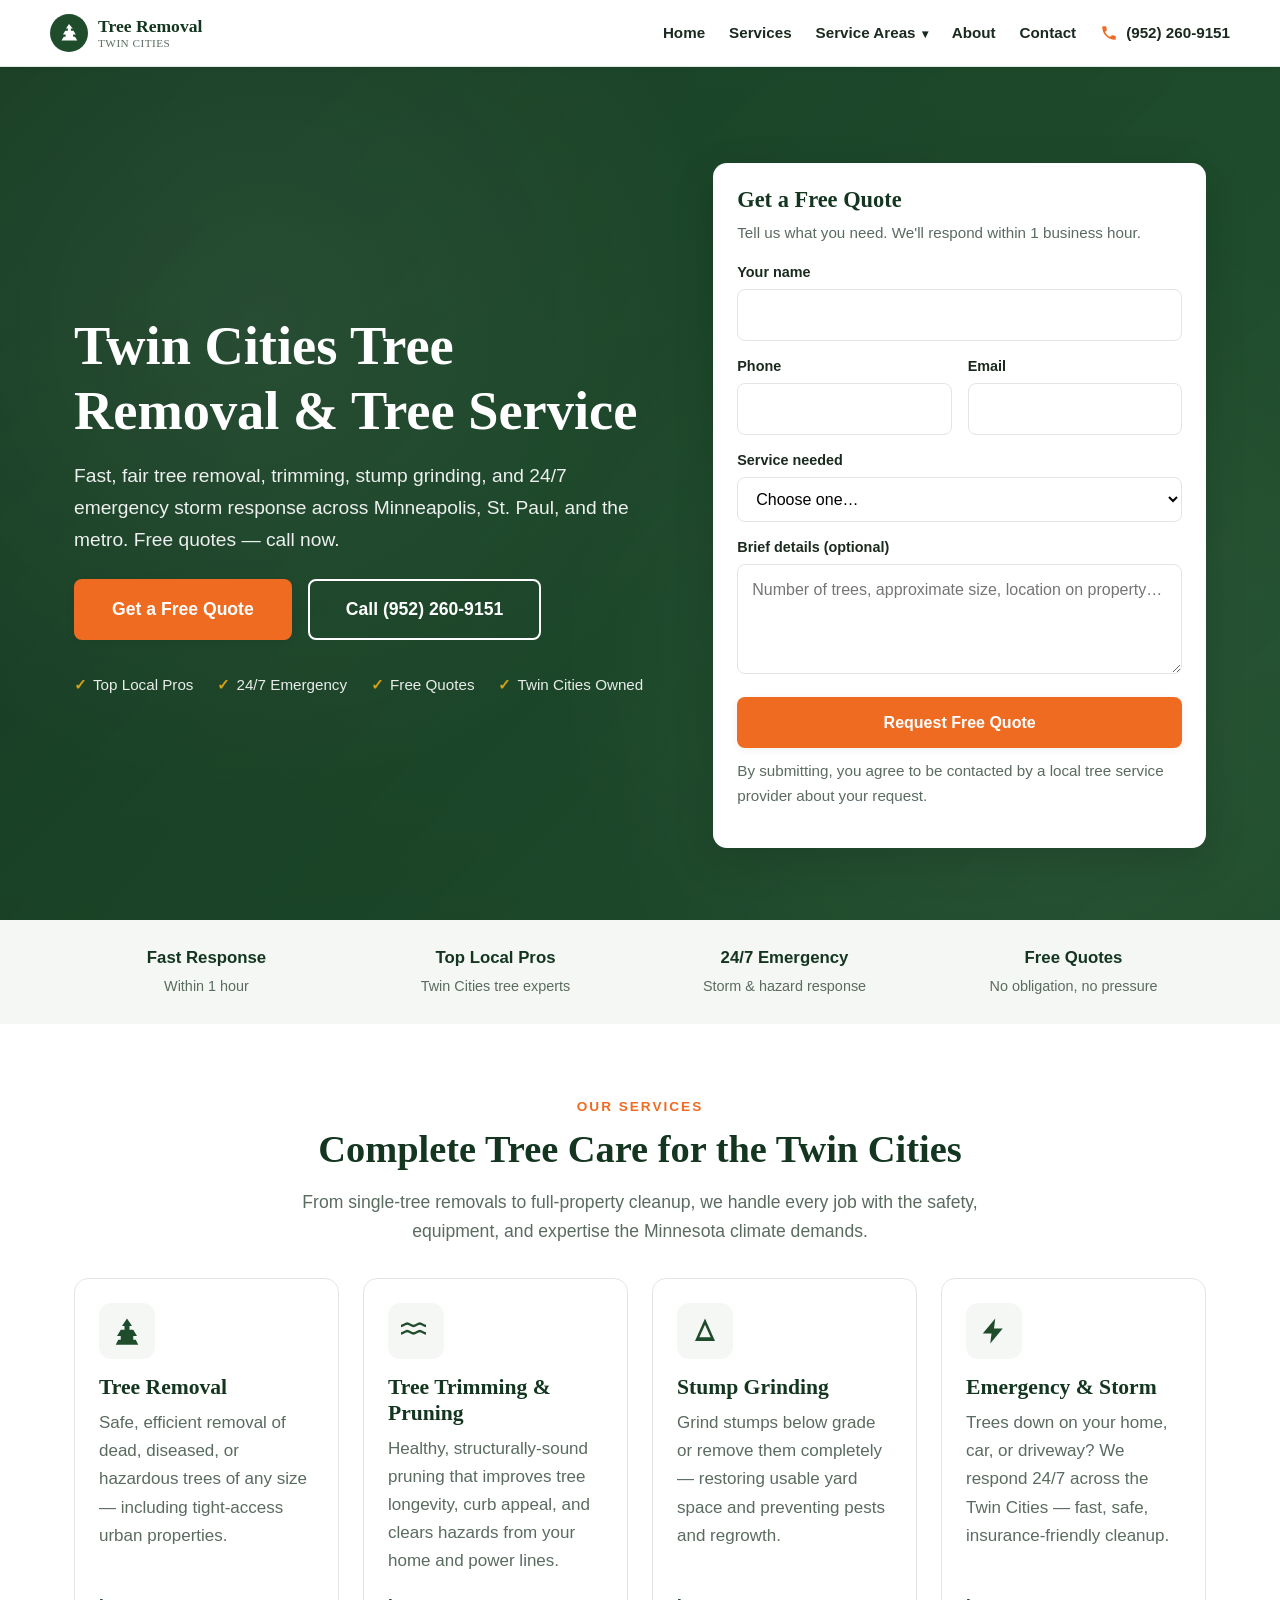
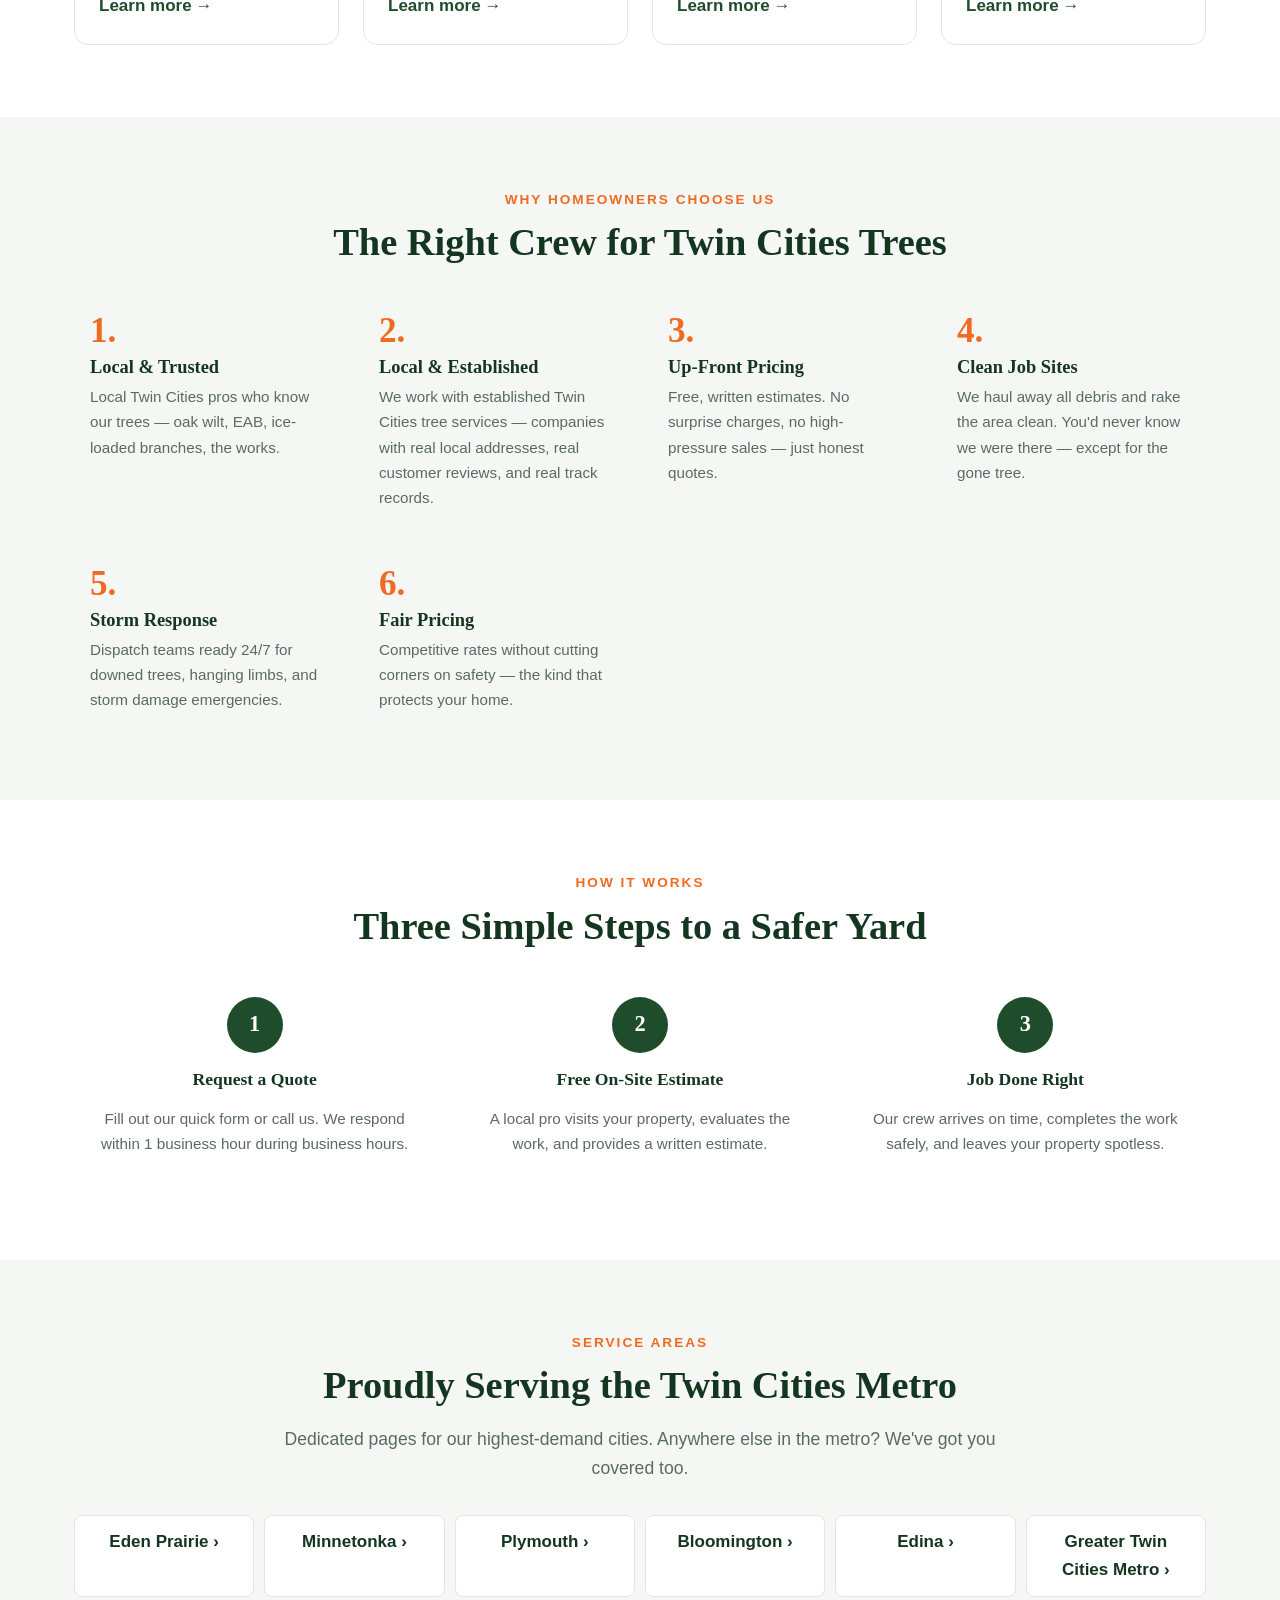
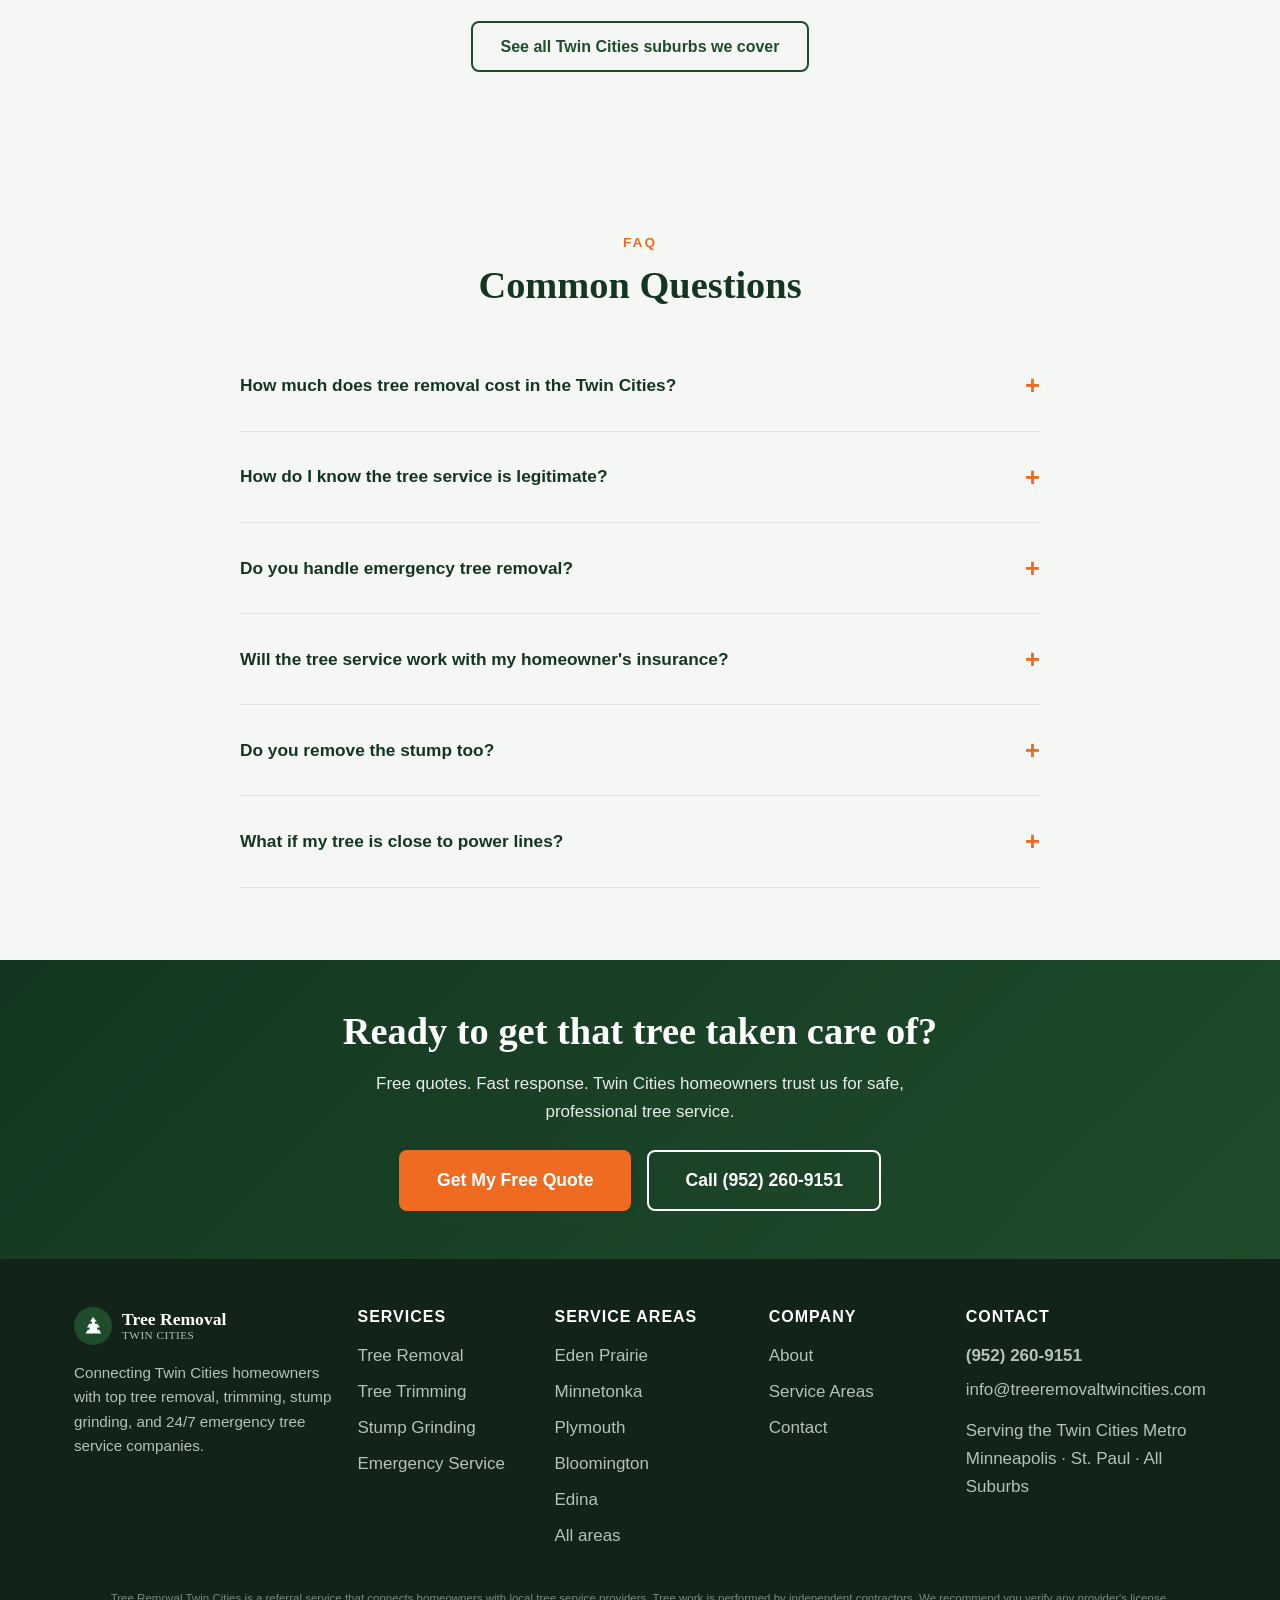
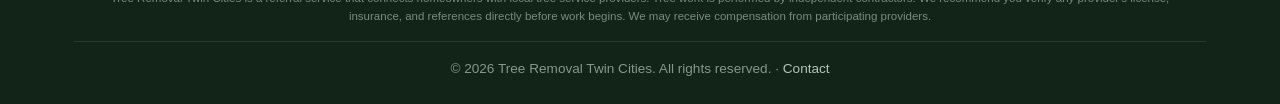
<file: index.html>
<!DOCTYPE html>
<html lang="en">
<head>
<meta charset="UTF-8">
<meta name="viewport" content="width=device-width, initial-scale=1.0">
<title>Tree Removal Twin Cities | Twin Cities Tree Removal &amp; Storm Service</title>
<meta name="description" content="Twin Cities tree removal, trimming, stump grinding & 24/7 emergency tree service. Free quotes. Serving Minneapolis, St. Paul, and all metro suburbs.">
<link rel="canonical" href="https://treeremovaltwincities.com/">
<meta name="theme-color" content="#1f4d2c">
<!-- Open Graph -->
<meta property="og:title" content="Tree Removal Twin Cities | Twin Cities Tree Removal &amp; Storm Service">
<meta property="og:description" content="Fast tree removal, trimming, stump grinding, and emergency storm response across the Twin Cities. Free quotes.">
<meta property="og:type" content="website">
<meta property="og:url" content="https://treeremovaltwincities.com/">
<meta property="og:locale" content="en_US">
<link rel="icon" type="image/svg+xml" href="data:image/svg+xml,%3Csvg xmlns='http://www.w3.org/2000/svg' viewBox='0 0 32 32'%3E%3Crect width='32' height='32' rx='6' fill='%231f4d2c'/%3E%3Cpath fill='white' d='M16 5l-4 6h2v3h-3l-3 5h3v3h-2l-3 5h22l-3-5h-2v-3h3l-3-5h-3v-3h2z'/%3E%3C/svg%3E">
<link rel="stylesheet" href="styles.css">

<!-- Local business schema for SEO -->
<script type="application/ld+json">
{
  "@context": "https://schema.org",
  "@type": "LocalBusiness",
  "@id": "https://treeremovaltwincities.com/#business",
  "name": "Tree Removal Twin Cities",
  "image": "https://treeremovaltwincities.com/og-image.jpg",
  "url": "https://treeremovaltwincities.com/",
  "telephone": "+1-952-260-9151",
  "priceRange": "$$",
  "address": {
    "@type": "PostalAddress",
    "addressLocality": "Minneapolis",
    "addressRegion": "MN",
    "postalCode": "55401",
    "addressCountry": "US"
  },
  "areaServed": [
    "Minneapolis, MN", "St. Paul, MN", "Bloomington, MN", "Edina, MN",
    "Plymouth, MN", "Maple Grove, MN", "Eagan, MN", "Woodbury, MN",
    "Burnsville, MN", "Eden Prairie, MN", "Minnetonka, MN", "Apple Valley, MN"
  ],
  "openingHoursSpecification": [{
    "@type": "OpeningHoursSpecification",
    "dayOfWeek": ["Monday","Tuesday","Wednesday","Thursday","Friday","Saturday","Sunday"],
    "opens": "00:00", "closes": "23:59"
  }],
  "sameAs": []
}
</script>
</head>
<body>

<!-- =================== HEADER =================== -->
<header class="site-header">
  <div class="container header-inner">
    <a href="index.html" class="logo" aria-label="Tree Removal Twin Cities — Home">
      <span class="logo-mark" aria-hidden="true">
        <svg viewBox="0 0 32 32"><path d="M16 4l-4 6h2.5v3h-3.5l-3 5h3.5v3h-2.5l-3 5h21l-3-5h-2.5v-3h3.5l-3-5h-3.5v-3h2.5z"/></svg>
      </span>
      <span class="logo-text">Tree Removal<br><small>TWIN CITIES</small></span>
    </a>

    <button class="nav-toggle" aria-label="Toggle menu" aria-expanded="false">
      <span></span><span></span><span></span>
    </button>

    <nav class="main-nav" aria-label="Main">
      <ul>
        <li><a href="index.html">Home</a></li>
        <li><a href="services.html">Services</a></li>
        <li class="has-dropdown">
          <a href="service-areas.html">Service Areas <span class="dropdown-arrow" aria-hidden="true">&#9662;</span></a>
          <ul class="dropdown-menu">
            <li><a href="eden-prairie-tree-removal/">Eden Prairie</a></li>
            <li><a href="minnetonka-tree-removal/">Minnetonka</a></li>
            <li><a href="plymouth-tree-removal/">Plymouth</a></li>
            <li><a href="bloomington-tree-removal/">Bloomington</a></li>
            <li><a href="edina-tree-removal/">Edina</a></li>
            <li><a href="service-areas.html">Greater Twin Cities &rsaquo;</a></li>
          </ul>
        </li>
        <li><a href="about.html">About</a></li>
        <li><a href="contact.html">Contact</a></li>
      </ul>
      <a href="tel:+19522609151" class="header-phone">
        <svg viewBox="0 0 24 24"><path d="M20 15.5c-1.25 0-2.45-.2-3.57-.57a1 1 0 0 0-1.02.24l-2.2 2.2a15.05 15.05 0 0 1-6.59-6.59l2.2-2.2a1 1 0 0 0 .25-1.02A11.36 11.36 0 0 1 8.5 4a1 1 0 0 0-1-1H4a1 1 0 0 0-1 1c0 9.39 7.61 17 17 17a1 1 0 0 0 1-1v-3.5a1 1 0 0 0-1-1z"/></svg>
        <span>(952) 260-9151</span>
      </a>
    </nav>
  </div>
</header>

<!-- =================== HERO =================== -->
<section class="hero">
  <div class="container hero-inner">
    <div>
      <h1>Twin Cities Tree Removal &amp; Tree Service</h1>
      <p class="lede">Fast, fair tree removal, trimming, stump grinding, and 24/7 emergency storm response across Minneapolis, St. Paul, and the metro. Free quotes — call now.</p>
      <div class="hero-ctas">
        <a href="#quote" class="btn btn-primary btn-lg">Get a Free Quote</a>
        <a href="tel:+19522609151" class="btn btn-outline btn-lg" style="color:#fff;border-color:#fff;">Call (952) 260-9151</a>
      </div>
      <div class="hero-trust">
        <span>Top Local Pros</span>
        <span>24/7 Emergency</span>
        <span>Free Quotes</span>
        <span>Twin Cities Owned</span>
      </div>
    </div>

    <!-- Quick quote card -->
    <div class="quote-card" id="quote">
      <h2>Get a Free Quote</h2>
      <p>Tell us what you need. We'll respond within 1 business hour.</p>
      <form data-lead-form action="https://formspree.io/f/mykvgkoo" method="POST" novalidate>
        <div class="form-row">
          <label for="qc-name">Your name</label>
          <input id="qc-name" name="name" type="text" required autocomplete="name">
        </div>
        <div class="form-grid-2">
          <div class="form-row">
            <label for="qc-phone">Phone</label>
            <input id="qc-phone" name="phone" type="tel" required autocomplete="tel">
          </div>
          <div class="form-row">
            <label for="qc-email">Email</label>
            <input id="qc-email" name="email" type="email" required autocomplete="email">
          </div>
        </div>
        <div class="form-row">
          <label for="qc-service">Service needed</label>
          <select id="qc-service" name="service" required>
            <option value="">Choose one…</option>
            <option>Tree Removal</option>
            <option>Tree Trimming / Pruning</option>
            <option>Stump Grinding / Removal</option>
            <option>Emergency / Storm Damage</option>
            <option>Not sure — need an inspection</option>
          </select>
        </div>
        <div class="form-row">
          <label for="qc-details">Brief details (optional)</label>
          <textarea id="qc-details" name="details" placeholder="Number of trees, approximate size, location on property…"></textarea>
        </div>
        <button type="submit" class="btn btn-primary" style="width:100%;">Request Free Quote</button>
        <p class="form-disclaimer">By submitting, you agree to be contacted by a local tree service provider about your request.</p>
      </form>
    </div>
  </div>
</section>

<!-- =================== TRUST STRIP =================== -->
<section class="trust-strip" style="padding:1.5rem 0;">
  <div class="container">
    <div class="trust-item"><strong>Fast Response</strong><span>Within 1 hour</span></div>
    <div class="trust-item"><strong>Top Local Pros</strong><span>Twin Cities tree experts</span></div>
    <div class="trust-item"><strong>24/7 Emergency</strong><span>Storm &amp; hazard response</span></div>
    <div class="trust-item"><strong>Free Quotes</strong><span>No obligation, no pressure</span></div>
  </div>
</section>

<!-- =================== SERVICES =================== -->
<section>
  <div class="container">
    <div class="section-head">
      <div class="eyebrow">Our Services</div>
      <h2>Complete Tree Care for the Twin Cities</h2>
      <p>From single-tree removals to full-property cleanup, we handle every job with the safety, equipment, and expertise the Minnesota climate demands.</p>
    </div>

    <div class="cards-grid">
      <article class="card">
        <div class="card-icon"><svg viewBox="0 0 24 24"><path d="M12 2L8 8h2v3H7l-3 5h3v3H5l-2 4h18l-2-4h-2v-3h3l-3-5h-3V8h2z"/></svg></div>
        <h3>Tree Removal</h3>
        <p>Safe, efficient removal of dead, diseased, or hazardous trees of any size — including tight-access urban properties.</p>
        <a href="tree-removal.html" class="card-link">Learn more</a>
      </article>

      <article class="card">
        <div class="card-icon"><svg viewBox="0 0 24 24"><path d="M5 13c2 0 3 2 5 2s3-2 5-2 3 2 5 2v-2c-2 0-3-2-5-2s-3 2-5 2-3-2-5-2-3 2-5 2v2c2 0 3-2 5-2zm0-6c2 0 3 2 5 2s3-2 5-2 3 2 5 2V7c-2 0-3-2-5-2s-3 2-5 2-3-2-5-2S2 7 0 7v2c2 0 3-2 5-2z"/></svg></div>
        <h3>Tree Trimming &amp; Pruning</h3>
        <p>Healthy, structurally-sound pruning that improves tree longevity, curb appeal, and clears hazards from your home and power lines.</p>
        <a href="tree-trimming.html" class="card-link">Learn more</a>
      </article>

      <article class="card">
        <div class="card-icon"><svg viewBox="0 0 24 24"><path d="M12 2L4 20h16L12 2zm0 5l4.5 10h-9L12 7z"/></svg></div>
        <h3>Stump Grinding</h3>
        <p>Grind stumps below grade or remove them completely — restoring usable yard space and preventing pests and regrowth.</p>
        <a href="stump-grinding.html" class="card-link">Learn more</a>
      </article>

      <article class="card">
        <div class="card-icon"><svg viewBox="0 0 24 24"><path d="M13 2L3 14h7l-1 8 10-12h-7z"/></svg></div>
        <h3>Emergency &amp; Storm</h3>
        <p>Trees down on your home, car, or driveway? We respond 24/7 across the Twin Cities — fast, safe, insurance-friendly cleanup.</p>
        <a href="emergency-tree-service.html" class="card-link">Learn more</a>
      </article>
    </div>
  </div>
</section>

<!-- =================== WHY CHOOSE US =================== -->
<section class="section-alt">
  <div class="container">
    <div class="section-head">
      <div class="eyebrow">Why Homeowners Choose Us</div>
      <h2>The Right Crew for Twin Cities Trees</h2>
    </div>

    <div class="why-grid">
      <div class="why-item">
        <span class="why-num">1.</span>
        <h3>Local &amp; Trusted</h3>
        <p>Local Twin Cities pros who know our trees — oak wilt, EAB, ice-loaded branches, the works.</p>
      </div>
      <div class="why-item">
        <span class="why-num">2.</span>
        <h3>Local &amp; Established</h3>
        <p>We work with established Twin Cities tree services — companies with real local addresses, real customer reviews, and real track records.</p>
      </div>
      <div class="why-item">
        <span class="why-num">3.</span>
        <h3>Up-Front Pricing</h3>
        <p>Free, written estimates. No surprise charges, no high-pressure sales — just honest quotes.</p>
      </div>
      <div class="why-item">
        <span class="why-num">4.</span>
        <h3>Clean Job Sites</h3>
        <p>We haul away all debris and rake the area clean. You'd never know we were there — except for the gone tree.</p>
      </div>
      <div class="why-item">
        <span class="why-num">5.</span>
        <h3>Storm Response</h3>
        <p>Dispatch teams ready 24/7 for downed trees, hanging limbs, and storm damage emergencies.</p>
      </div>
      <div class="why-item">
        <span class="why-num">6.</span>
        <h3>Fair Pricing</h3>
        <p>Competitive rates without cutting corners on safety — the kind that protects your home.</p>
      </div>
    </div>
  </div>
</section>

<!-- =================== HOW IT WORKS =================== -->
<section>
  <div class="container">
    <div class="section-head">
      <div class="eyebrow">How It Works</div>
      <h2>Three Simple Steps to a Safer Yard</h2>
    </div>

    <div class="steps">
      <div class="step">
        <h3>Request a Quote</h3>
        <p>Fill out our quick form or call us. We respond within 1 business hour during business hours.</p>
      </div>
      <div class="step">
        <h3>Free On-Site Estimate</h3>
        <p>A local pro visits your property, evaluates the work, and provides a written estimate.</p>
      </div>
      <div class="step">
        <h3>Job Done Right</h3>
        <p>Our crew arrives on time, completes the work safely, and leaves your property spotless.</p>
      </div>
    </div>
  </div>
</section>

<!-- =================== SERVICE AREAS =================== -->
<section class="section-alt">
  <div class="container">
    <div class="section-head">
      <div class="eyebrow">Service Areas</div>
      <h2>Proudly Serving the Twin Cities Metro</h2>
      <p>Dedicated pages for our highest-demand cities. Anywhere else in the metro? We've got you covered too.</p>
    </div>

    <ul class="areas-list">
      <li><a href="eden-prairie-tree-removal/" style="color:inherit;text-decoration:none;display:block;font-weight:700;">Eden Prairie &rsaquo;</a></li>
      <li><a href="minnetonka-tree-removal/" style="color:inherit;text-decoration:none;display:block;font-weight:700;">Minnetonka &rsaquo;</a></li>
      <li><a href="plymouth-tree-removal/" style="color:inherit;text-decoration:none;display:block;font-weight:700;">Plymouth &rsaquo;</a></li>
      <li><a href="bloomington-tree-removal/" style="color:inherit;text-decoration:none;display:block;font-weight:700;">Bloomington &rsaquo;</a></li>
      <li><a href="edina-tree-removal/" style="color:inherit;text-decoration:none;display:block;font-weight:700;">Edina &rsaquo;</a></li>
      <li><a href="service-areas.html" style="color:inherit;text-decoration:none;display:block;font-weight:700;">Greater Twin Cities Metro &rsaquo;</a></li>
    </ul>
    <p class="text-center mt-3"><a href="service-areas.html" class="btn btn-outline">See all Twin Cities suburbs we cover</a></p>
  </div>
</section>

<!-- =================== FAQ =================== -->
<section class="section-alt">
  <div class="container">
    <div class="section-head">
      <div class="eyebrow">FAQ</div>
      <h2>Common Questions</h2>
    </div>

    <div class="faq-list">
      <details class="faq-item">
        <summary>How much does tree removal cost in the Twin Cities?</summary>
        <p>Every job is different — cost depends on tree size, condition, location, and accessibility. We don't quote prices on this site because every property is different and every provider sets their own rates. The tree services we connect you with provide free, written estimates so you'll see exact pricing for your specific job before agreeing to anything.</p>
      </details>
      <details class="faq-item">
        <summary>How do I know the tree service is legitimate?</summary>
        <p>Always ask any tree service for a current certificate of insurance and a written estimate before work begins. A reputable company will provide both without hesitation. We recommend you verify the certificate directly with the listed insurance agent. Never hire a tree service that won't show proof of insurance.</p>
      </details>
      <details class="faq-item">
        <summary>Do you handle emergency tree removal?</summary>
        <p>Yes, we offer 24/7 emergency response across the Twin Cities for storm damage, fallen trees, and hazardous limbs. Call us anytime at (952) 260-9151.</p>
      </details>
      <details class="faq-item">
        <summary>Will the tree service work with my homeowner's insurance?</summary>
        <p>For storm or property damage claims, most local tree services will document the work with photos and provide detailed itemized invoices that insurance adjusters accept. Confirm this directly with your chosen provider.</p>
      </details>
      <details class="faq-item">
        <summary>Do you remove the stump too?</summary>
        <p>Stump grinding is a separate service that we recommend after most removals. We can bundle stump grinding with your tree removal for a discount — just mention it when requesting your quote.</p>
      </details>
      <details class="faq-item">
        <summary>What if my tree is close to power lines?</summary>
        <p>Trees near power lines require special techniques and sometimes coordination with Xcel Energy. We're experienced with these jobs and will handle the planning at no extra cost to you.</p>
      </details>
    </div>
  </div>
</section>

<!-- =================== CTA BAND =================== -->
<section class="cta-band">
  <div class="container">
    <h2>Ready to get that tree taken care of?</h2>
    <p>Free quotes. Fast response. Twin Cities homeowners trust us for safe, professional tree service.</p>
    <div class="hero-ctas" style="justify-content:center;">
      <a href="#quote" class="btn btn-primary btn-lg">Get My Free Quote</a>
      <a href="tel:+19522609151" class="btn btn-outline btn-lg">Call (952) 260-9151</a>
    </div>
  </div>
</section>

<!-- =================== FOOTER =================== -->
<footer class="site-footer">
  <div class="container">
    <div class="footer-grid">
      <div>
        <a href="index.html" class="logo">
          <span class="logo-mark" aria-hidden="true"><svg viewBox="0 0 32 32" style="width:24px;height:24px;fill:white;"><path d="M16 4l-4 6h2.5v3h-3.5l-3 5h3.5v3h-2.5l-3 5h21l-3-5h-2.5v-3h3.5l-3-5h-3.5v-3h2.5z"/></svg></span>
          <span class="logo-text">Tree Removal<br><small>TWIN CITIES</small></span>
        </a>
        <p class="footer-about">Connecting Twin Cities homeowners with top tree removal, trimming, stump grinding, and 24/7 emergency tree service companies.</p>
      </div>
      <div>
        <h4>Services</h4>
        <ul>
          <li><a href="tree-removal.html">Tree Removal</a></li>
          <li><a href="tree-trimming.html">Tree Trimming</a></li>
          <li><a href="stump-grinding.html">Stump Grinding</a></li>
          <li><a href="emergency-tree-service.html">Emergency Service</a></li>
        </ul>
      </div>
      <div>
        <h4>Service Areas</h4>
        <ul>
          <li><a href="eden-prairie-tree-removal/">Eden Prairie</a></li>
          <li><a href="minnetonka-tree-removal/">Minnetonka</a></li>
          <li><a href="plymouth-tree-removal/">Plymouth</a></li>
          <li><a href="bloomington-tree-removal/">Bloomington</a></li>
          <li><a href="edina-tree-removal/">Edina</a></li>
          <li><a href="service-areas.html">All areas</a></li>
        </ul>
      </div>
      <div>
        <h4>Company</h4>
        <ul>
          <li><a href="about.html">About</a></li>
          <li><a href="service-areas.html">Service Areas</a></li>
          <li><a href="contact.html">Contact</a></li>
        </ul>
      </div>
      <div class="footer-contact">
        <h4>Contact</h4>
        <a href="tel:+19522609151"><strong>(952) 260-9151</strong></a>
        <a href="mailto:info@treeremovaltwincities.com">info@treeremovaltwincities.com</a>
        <p style="margin-top:0.8rem;">Serving the Twin Cities Metro<br>Minneapolis · St. Paul · All Suburbs</p>
      </div>
    </div>
    <p style="font-size:0.72rem;color:#7c8a82;text-align:center;margin:0.5rem 0 1rem;line-height:1.5;padding:0 1rem;">Tree Removal Twin Cities is a referral service that connects homeowners with local tree service providers. Tree work is performed by independent contractors. We recommend you verify any provider's license, insurance, and references directly before work begins. We may receive compensation from participating providers.</p>
    <div class="footer-bottom">
      &copy; <span data-current-year></span> Tree Removal Twin Cities. All rights reserved. · <a href="contact.html">Contact</a>
    </div>
  </div>
</footer>

<script src="script.js"></script>
</body>
</html>
</file>
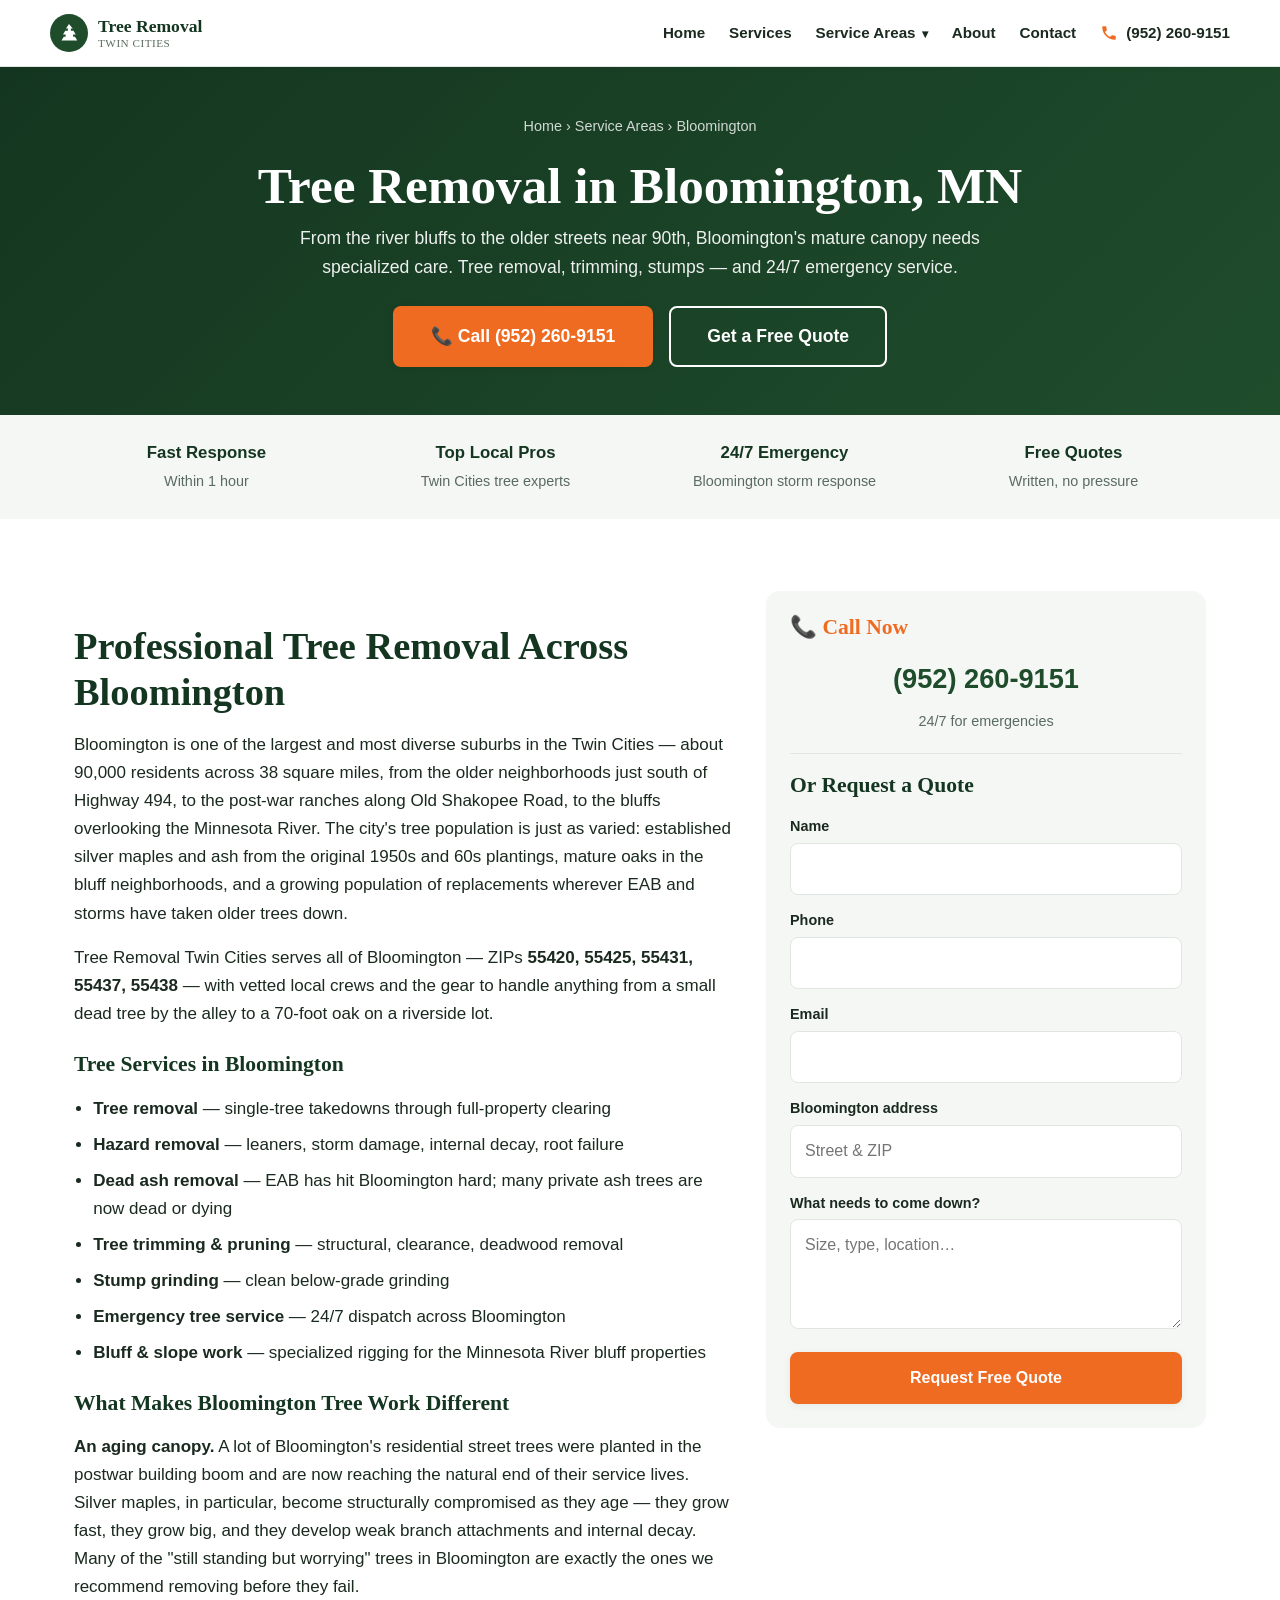
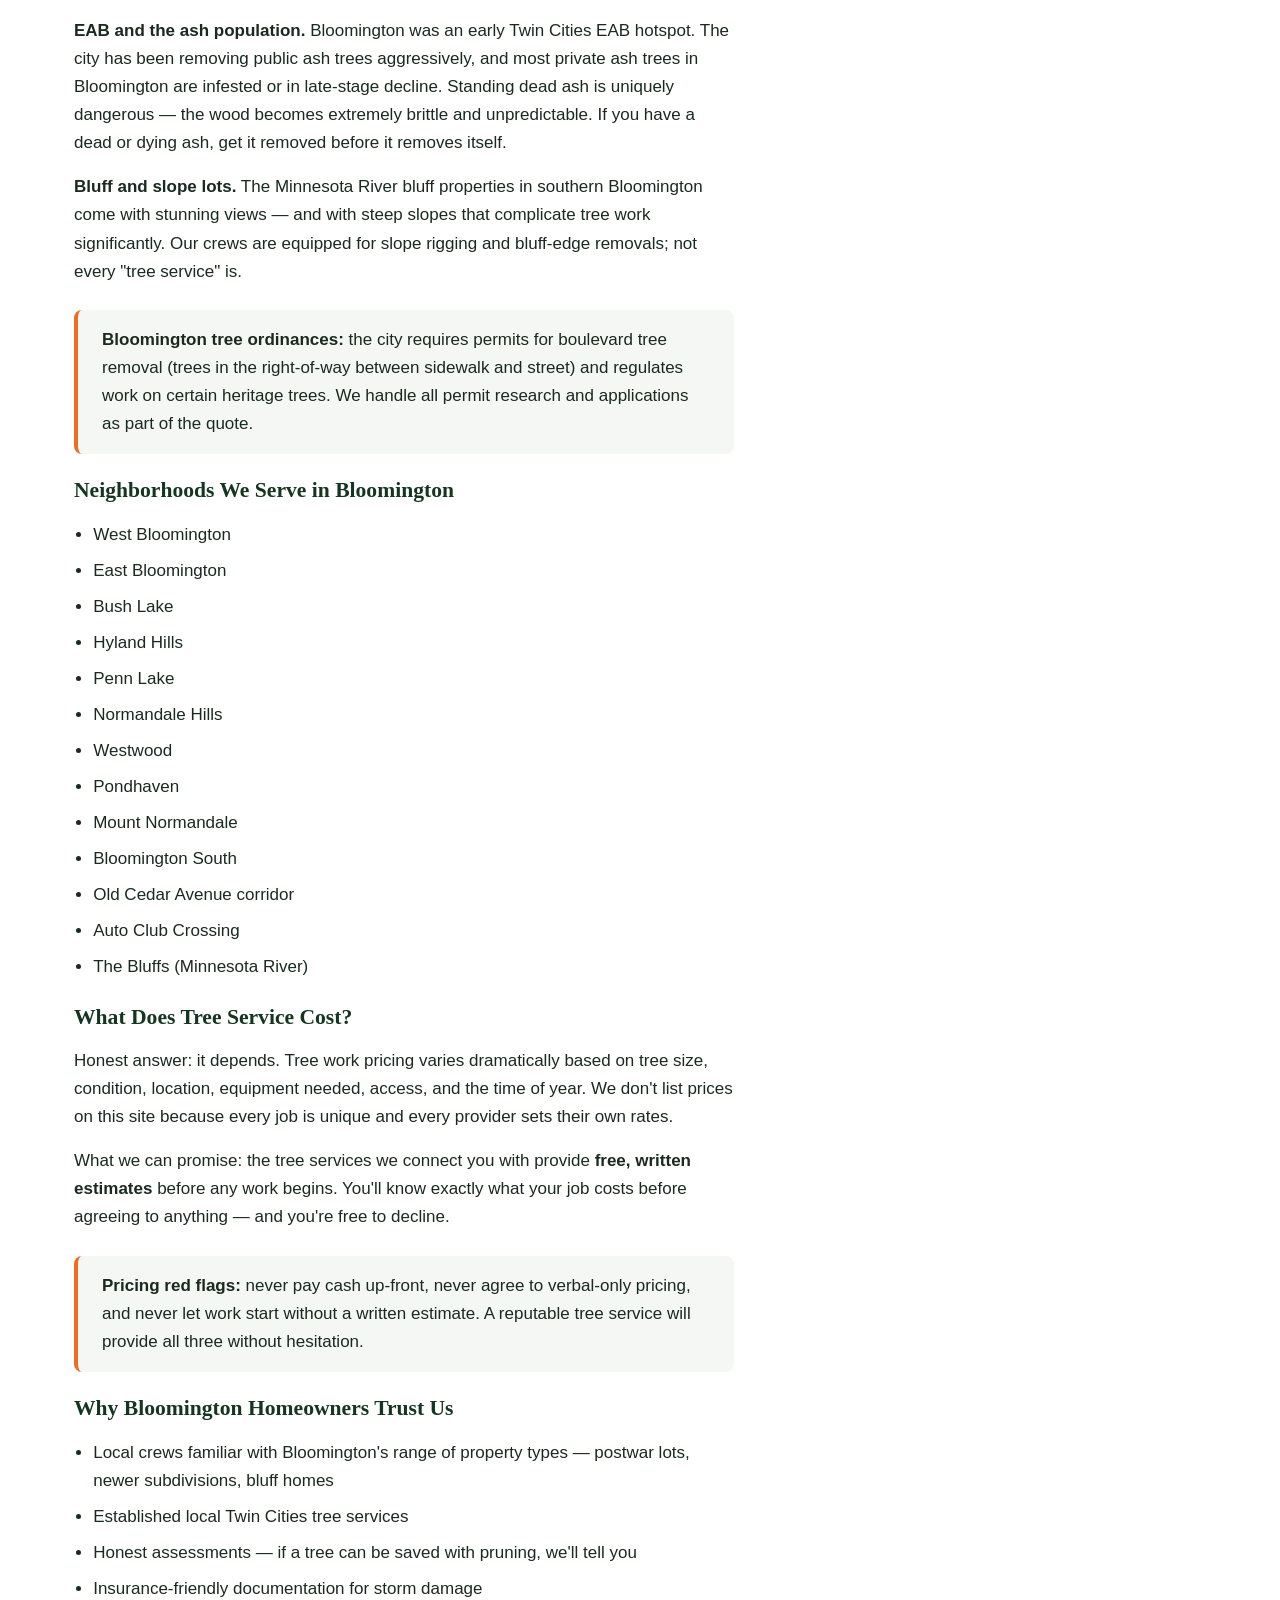
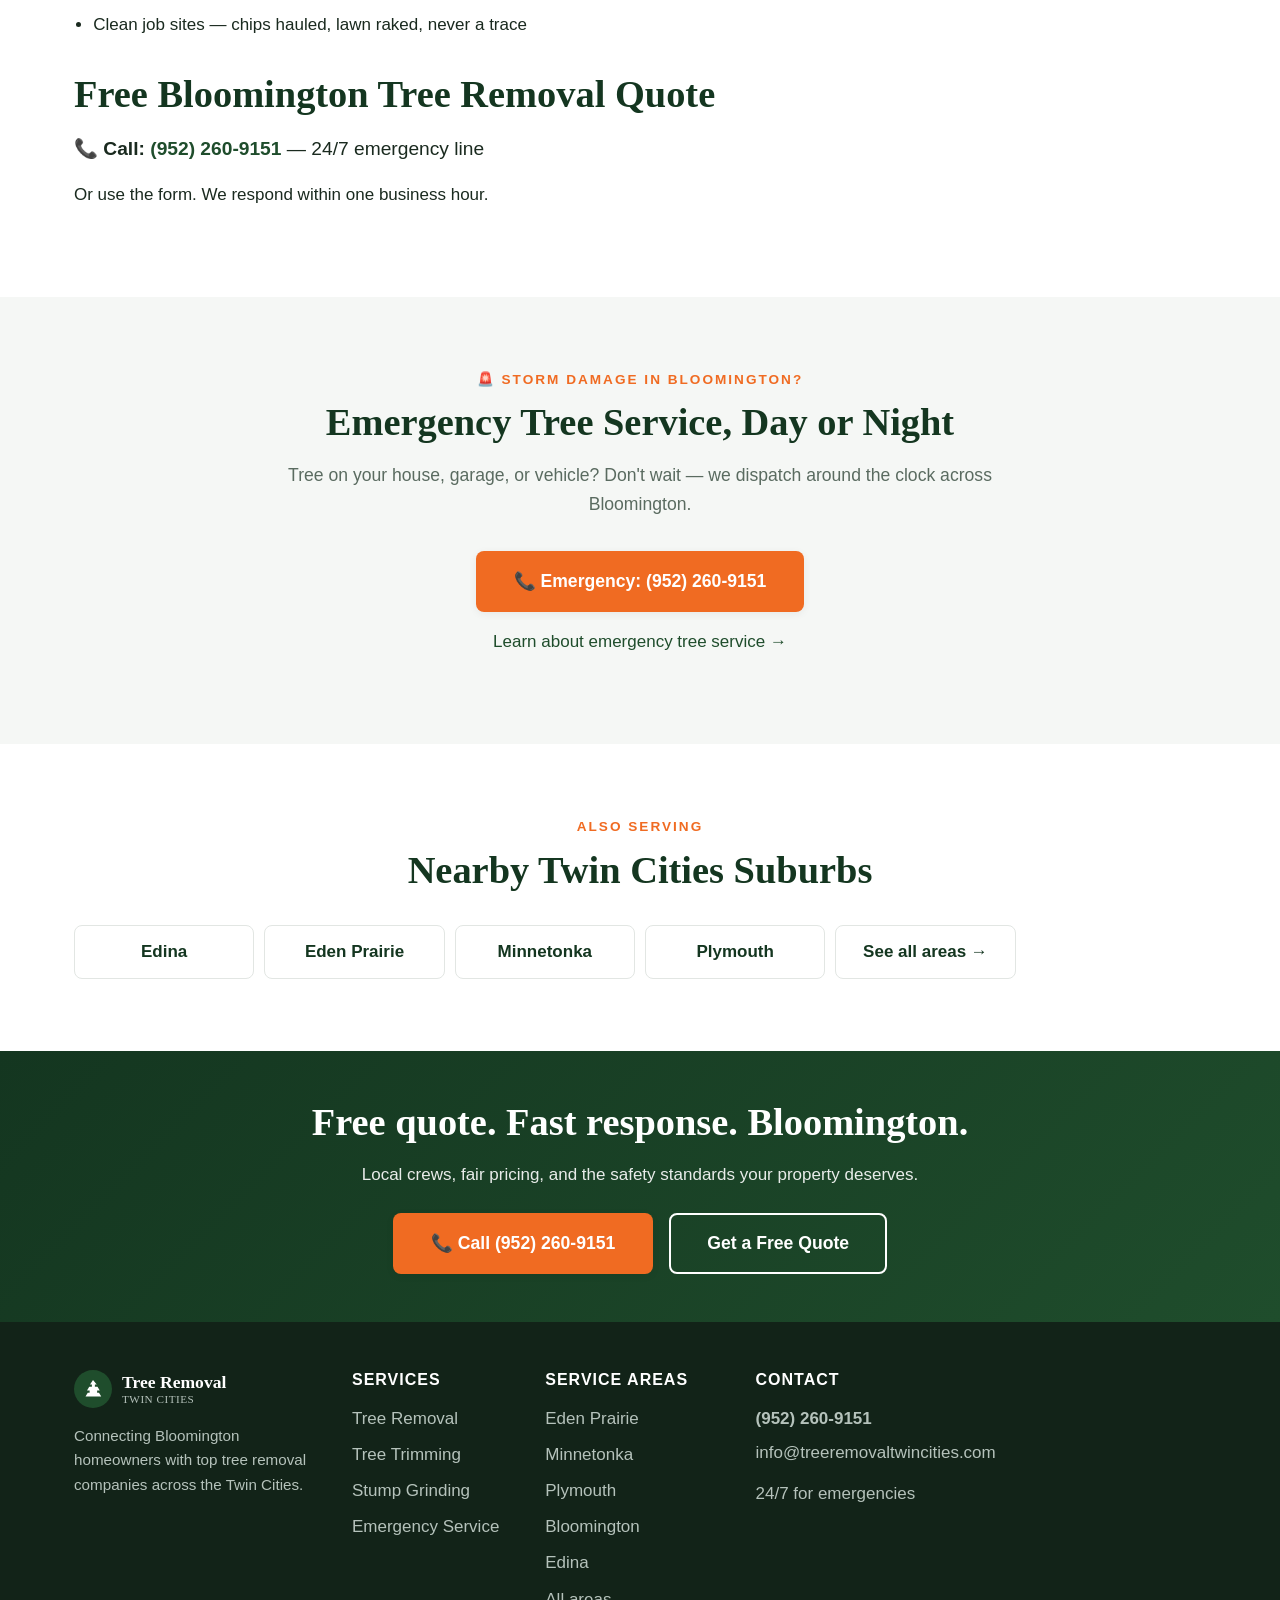
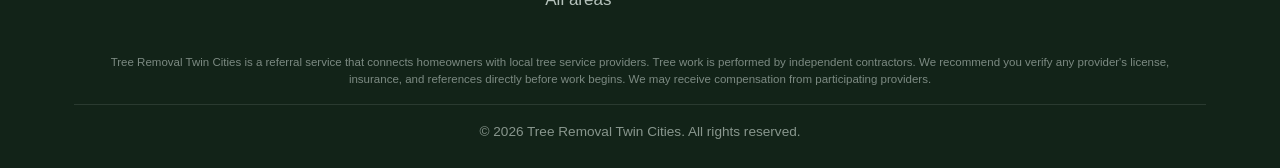
<file: bloomington-tree-removal/index.html>
<!DOCTYPE html>
<html lang="en">
<head>
<meta charset="UTF-8">
<meta name="viewport" content="width=device-width, initial-scale=1.0">
<title>Tree Removal Bloomington, MN | Top Local Pros | Free Quotes</title>
<meta name="description" content="Tree removal in Bloomington, MN. Mature canopy specialists serving West Bloomington, East Bloomington, and the river bluffs. 24/7 emergency. Free quotes (952) 260-9151.">
<link rel="canonical" href="https://treeremovaltwincities.com/bloomington-tree-removal/">
<meta name="theme-color" content="#1f4d2c">
<meta property="og:title" content="Tree Removal Bloomington, MN | Tree Removal Twin Cities">
<meta property="og:description" content="Bloomington tree removal, trimming, stump grinding. 24/7 emergency response. Free quotes.">
<meta property="og:type" content="website">
<meta property="og:url" content="https://treeremovaltwincities.com/bloomington-tree-removal/">
<link rel="icon" type="image/svg+xml" href="data:image/svg+xml,%3Csvg xmlns='http://www.w3.org/2000/svg' viewBox='0 0 32 32'%3E%3Crect width='32' height='32' rx='6' fill='%231f4d2c'/%3E%3Cpath fill='white' d='M16 5l-4 6h2v3h-3l-3 5h3v3h-2l-3 5h22l-3-5h-2v-3h3l-3-5h-3v-3h2z'/%3E%3C/svg%3E">
<link rel="stylesheet" href="../styles.css">
<script type="application/ld+json">
{
  "@context": "https://schema.org",
  "@type": "LocalBusiness",
  "name": "Tree Removal Twin Cities — Bloomington",
  "url": "https://treeremovaltwincities.com/bloomington-tree-removal/",
  "telephone": "+1-952-260-9151",
  "priceRange": "$$",
  "areaServed": { "@type": "City", "name": "Bloomington", "containedInPlace": { "@type": "State", "name": "Minnesota" } },
  "address": { "@type": "PostalAddress", "addressLocality": "Bloomington", "addressRegion": "MN", "addressCountry": "US" }
}
</script>
</head>
<body>

<header class="site-header">
  <div class="container header-inner">
    <a href="../index.html" class="logo">
      <span class="logo-mark" aria-hidden="true"><svg viewBox="0 0 32 32"><path d="M16 4l-4 6h2.5v3h-3.5l-3 5h3.5v3h-2.5l-3 5h21l-3-5h-2.5v-3h3.5l-3-5h-3.5v-3h2.5z"/></svg></span>
      <span class="logo-text">Tree Removal<br><small>TWIN CITIES</small></span>
    </a>
    <button class="nav-toggle" aria-label="Toggle menu" aria-expanded="false"><span></span><span></span><span></span></button>
    <nav class="main-nav" aria-label="Main">
      <ul>
        <li><a href="../index.html">Home</a></li>
        <li><a href="../services.html">Services</a></li>
        <li class="has-dropdown">
          <a href="../service-areas.html">Service Areas <span class="dropdown-arrow" aria-hidden="true">&#9662;</span></a>
          <ul class="dropdown-menu">
            <li><a href="../eden-prairie-tree-removal/">Eden Prairie</a></li>
            <li><a href="../minnetonka-tree-removal/">Minnetonka</a></li>
            <li><a href="../plymouth-tree-removal/">Plymouth</a></li>
            <li><a href="../bloomington-tree-removal/">Bloomington</a></li>
            <li><a href="../edina-tree-removal/">Edina</a></li>
            <li><a href="../service-areas.html">Greater Twin Cities &rsaquo;</a></li>
          </ul>
        </li>
        <li><a href="../about.html">About</a></li>
        <li><a href="../contact.html">Contact</a></li>
      </ul>
      <a href="tel:+19522609151" class="header-phone">
        <svg viewBox="0 0 24 24"><path d="M20 15.5c-1.25 0-2.45-.2-3.57-.57a1 1 0 0 0-1.02.24l-2.2 2.2a15.05 15.05 0 0 1-6.59-6.59l2.2-2.2a1 1 0 0 0 .25-1.02A11.36 11.36 0 0 1 8.5 4a1 1 0 0 0-1-1H4a1 1 0 0 0-1 1c0 9.39 7.61 17 17 17a1 1 0 0 0 1-1v-3.5a1 1 0 0 0-1-1z"/></svg>
        <span>(952) 260-9151</span>
      </a>
    </nav>
  </div>
</header>

<section class="page-hero">
  <div class="container">
    <nav class="breadcrumbs" aria-label="Breadcrumb">
      <a href="../index.html">Home</a> &rsaquo; <a href="../service-areas.html">Service Areas</a> &rsaquo; <span>Bloomington</span>
    </nav>
    <h1>Tree Removal in Bloomington, MN</h1>
    <p>From the river bluffs to the older streets near 90th, Bloomington's mature canopy needs specialized care. Tree removal, trimming, stumps — and 24/7 emergency service.</p>
    <div class="hero-ctas" style="justify-content:center;margin-top:1.5rem;">
      <a href="tel:+19522609151" class="btn btn-primary btn-lg">📞 Call (952) 260-9151</a>
      <a href="#quote" class="btn btn-outline btn-lg" style="color:#fff;border-color:#fff;">Get a Free Quote</a>
    </div>
  </div>
</section>

<section class="trust-strip">
  <div class="container">
    <div class="trust-item"><strong>Fast Response</strong><span>Within 1 hour</span></div>
    <div class="trust-item"><strong>Top Local Pros</strong><span>Twin Cities tree experts</span></div>
    <div class="trust-item"><strong>24/7 Emergency</strong><span>Bloomington storm response</span></div>
    <div class="trust-item"><strong>Free Quotes</strong><span>Written, no pressure</span></div>
  </div>
</section>

<section>
  <div class="container">
    <div class="split">
      <article class="prose">
        <h2>Professional Tree Removal Across Bloomington</h2>
        <p>Bloomington is one of the largest and most diverse suburbs in the Twin Cities — about 90,000 residents across 38 square miles, from the older neighborhoods just south of Highway 494, to the post-war ranches along Old Shakopee Road, to the bluffs overlooking the Minnesota River. The city's tree population is just as varied: established silver maples and ash from the original 1950s and 60s plantings, mature oaks in the bluff neighborhoods, and a growing population of replacements wherever EAB and storms have taken older trees down.</p>

        <p>Tree Removal Twin Cities serves all of Bloomington — ZIPs <strong>55420, 55425, 55431, 55437, 55438</strong> — with vetted local crews and the gear to handle anything from a small dead tree by the alley to a 70-foot oak on a riverside lot.</p>

        <h3>Tree Services in Bloomington</h3>
        <ul>
          <li><strong>Tree removal</strong> — single-tree takedowns through full-property clearing</li>
          <li><strong>Hazard removal</strong> — leaners, storm damage, internal decay, root failure</li>
          <li><strong>Dead ash removal</strong> — EAB has hit Bloomington hard; many private ash trees are now dead or dying</li>
          <li><strong>Tree trimming &amp; pruning</strong> — structural, clearance, deadwood removal</li>
          <li><strong>Stump grinding</strong> — clean below-grade grinding</li>
          <li><strong>Emergency tree service</strong> — 24/7 dispatch across Bloomington</li>
          <li><strong>Bluff &amp; slope work</strong> — specialized rigging for the Minnesota River bluff properties</li>
        </ul>

        <h3>What Makes Bloomington Tree Work Different</h3>
        <p><strong>An aging canopy.</strong> A lot of Bloomington's residential street trees were planted in the postwar building boom and are now reaching the natural end of their service lives. Silver maples, in particular, become structurally compromised as they age — they grow fast, they grow big, and they develop weak branch attachments and internal decay. Many of the "still standing but worrying" trees in Bloomington are exactly the ones we recommend removing before they fail.</p>

        <p><strong>EAB and the ash population.</strong> Bloomington was an early Twin Cities EAB hotspot. The city has been removing public ash trees aggressively, and most private ash trees in Bloomington are infested or in late-stage decline. Standing dead ash is uniquely dangerous — the wood becomes extremely brittle and unpredictable. If you have a dead or dying ash, get it removed before it removes itself.</p>

        <p><strong>Bluff and slope lots.</strong> The Minnesota River bluff properties in southern Bloomington come with stunning views — and with steep slopes that complicate tree work significantly. Our crews are equipped for slope rigging and bluff-edge removals; not every "tree service" is.</p>

        <div class="callout">
          <strong>Bloomington tree ordinances:</strong> the city requires permits for boulevard tree removal (trees in the right-of-way between sidewalk and street) and regulates work on certain heritage trees. We handle all permit research and applications as part of the quote.
        </div>

        <h3>Neighborhoods We Serve in Bloomington</h3>
        <ul>
          <li>West Bloomington</li>
          <li>East Bloomington</li>
          <li>Bush Lake</li>
          <li>Hyland Hills</li>
          <li>Penn Lake</li>
          <li>Normandale Hills</li>
          <li>Westwood</li>
          <li>Pondhaven</li>
          <li>Mount Normandale</li>
          <li>Bloomington South</li>
          <li>Old Cedar Avenue corridor</li>
          <li>Auto Club Crossing</li>
          <li>The Bluffs (Minnesota River)</li>
        </ul>

        <h3>What Does Tree Service Cost?</h3>
        <p>Honest answer: it depends. Tree work pricing varies dramatically based on tree size, condition, location, equipment needed, access, and the time of year. We don't list prices on this site because every job is unique and every provider sets their own rates.</p>
        <p>What we can promise: the tree services we connect you with provide <strong>free, written estimates</strong> before any work begins. You'll know exactly what your job costs before agreeing to anything — and you're free to decline.</p>
        <div class="callout">
          <strong>Pricing red flags:</strong> never pay cash up-front, never agree to verbal-only pricing, and never let work start without a written estimate. A reputable tree service will provide all three without hesitation.
        </div>

        <h3>Why Bloomington Homeowners Trust Us</h3>
        <ul>
          <li>Local crews familiar with Bloomington's range of property types — postwar lots, newer subdivisions, bluff homes</li>
          <li>Established local Twin Cities tree services</li>
          <li>Honest assessments — if a tree can be saved with pruning, we'll tell you</li>
          <li>Insurance-friendly documentation for storm damage</li>
          <li>Clean job sites — chips hauled, lawn raked, never a trace</li>
        </ul>

        <h2>Free Bloomington Tree Removal Quote</h2>
        <p style="font-size:1.2rem;"><strong>📞 Call: <a href="tel:+19522609151">(952) 260-9151</a></strong> — 24/7 emergency line</p>
        <p>Or use the form. We respond within one business hour.</p>
      </article>

      <aside class="sidebar" id="quote">
        <h3 style="color:var(--color-accent);margin-top:0;">📞 Call Now</h3>
        <p style="font-size:1.7rem;font-weight:800;text-align:center;margin:0.5rem 0;"><a href="tel:+19522609151">(952) 260-9151</a></p>
        <p style="color:var(--color-text-muted);font-size:0.9rem;text-align:center;margin-bottom:1.2rem;">24/7 for emergencies</p>
        <hr style="border:none;border-top:1px solid var(--color-border);margin-bottom:1.2rem;">
        <h3>Or Request a Quote</h3>
        <form data-lead-form action="https://formspree.io/f/mykvgkoo" method="POST" novalidate>
          <input type="hidden" name="city" value="Bloomington">
          <input type="hidden" name="service_page" value="Bloomington Tree Removal">
          <div class="form-row"><label for="s-name">Name</label><input id="s-name" name="name" type="text" required></div>
          <div class="form-row"><label for="s-phone">Phone</label><input id="s-phone" name="phone" type="tel" required></div>
          <div class="form-row"><label for="s-email">Email</label><input id="s-email" name="email" type="email" required></div>
          <div class="form-row"><label for="s-address">Bloomington address</label><input id="s-address" name="address" type="text" placeholder="Street &amp; ZIP"></div>
          <div class="form-row"><label for="s-details">What needs to come down?</label><textarea id="s-details" name="details" placeholder="Size, type, location…"></textarea></div>
          <button type="submit" class="btn btn-primary" style="width:100%;">Request Free Quote</button>
        </form>
      </aside>
    </div>
  </div>
</section>

<section class="section-alt">
  <div class="container">
    <div class="section-head">
      <div class="eyebrow">🚨 Storm Damage in Bloomington?</div>
      <h2>Emergency Tree Service, Day or Night</h2>
      <p>Tree on your house, garage, or vehicle? Don't wait — we dispatch around the clock across Bloomington.</p>
    </div>
    <p class="text-center">
      <a href="tel:+19522609151" class="btn btn-primary btn-lg">📞 Emergency: (952) 260-9151</a>
    </p>
    <p class="text-center" style="margin-top:1rem;"><a href="../emergency-tree-service.html">Learn about emergency tree service →</a></p>
  </div>
</section>

<section>
  <div class="container">
    <div class="section-head">
      <div class="eyebrow">Also Serving</div>
      <h2>Nearby Twin Cities Suburbs</h2>
    </div>
    <ul class="areas-list">
      <li><a href="../edina-tree-removal/" style="color:inherit;text-decoration:none;display:block;">Edina</a></li>
      <li><a href="../eden-prairie-tree-removal/" style="color:inherit;text-decoration:none;display:block;">Eden Prairie</a></li>
      <li><a href="../minnetonka-tree-removal/" style="color:inherit;text-decoration:none;display:block;">Minnetonka</a></li>
      <li><a href="../plymouth-tree-removal/" style="color:inherit;text-decoration:none;display:block;">Plymouth</a></li>
      <li><a href="../service-areas.html" style="color:inherit;text-decoration:none;display:block;">See all areas →</a></li>
    </ul>
  </div>
</section>

<section class="cta-band">
  <div class="container">
    <h2>Free quote. Fast response. Bloomington.</h2>
    <p>Local crews, fair pricing, and the safety standards your property deserves.</p>
    <div class="hero-ctas" style="justify-content:center;">
      <a href="tel:+19522609151" class="btn btn-primary btn-lg">📞 Call (952) 260-9151</a>
      <a href="#quote" class="btn btn-outline btn-lg">Get a Free Quote</a>
    </div>
  </div>
</section>

<footer class="site-footer">
  <div class="container">
    <div class="footer-grid">
      <div>
        <a href="../index.html" class="logo">
          <span class="logo-mark" aria-hidden="true"><svg viewBox="0 0 32 32" style="width:24px;height:24px;fill:white;"><path d="M16 4l-4 6h2.5v3h-3.5l-3 5h3.5v3h-2.5l-3 5h21l-3-5h-2.5v-3h3.5l-3-5h-3.5v-3h2.5z"/></svg></span>
          <span class="logo-text">Tree Removal<br><small>TWIN CITIES</small></span>
        </a>
        <p class="footer-about">Connecting Bloomington homeowners with top tree removal companies across the Twin Cities.</p>
      </div>
      <div>
        <h4>Services</h4>
        <ul>
          <li><a href="../tree-removal.html">Tree Removal</a></li>
          <li><a href="../tree-trimming.html">Tree Trimming</a></li>
          <li><a href="../stump-grinding.html">Stump Grinding</a></li>
          <li><a href="../emergency-tree-service.html">Emergency Service</a></li>
        </ul>
      </div>
      <div>
        <h4>Service Areas</h4>
        <ul>
          <li><a href="../eden-prairie-tree-removal/">Eden Prairie</a></li>
          <li><a href="../minnetonka-tree-removal/">Minnetonka</a></li>
          <li><a href="../plymouth-tree-removal/">Plymouth</a></li>
          <li><a href="../bloomington-tree-removal/">Bloomington</a></li>
          <li><a href="../edina-tree-removal/">Edina</a></li>
          <li><a href="../service-areas.html">All areas</a></li>
        </ul>
      </div>
      <div class="footer-contact">
        <h4>Contact</h4>
        <a href="tel:+19522609151"><strong>(952) 260-9151</strong></a>
        <a href="mailto:info@treeremovaltwincities.com">info@treeremovaltwincities.com</a>
        <p style="margin-top:0.8rem;">24/7 for emergencies</p>
      </div>
    </div>
    <p style="font-size:0.72rem;color:#7c8a82;text-align:center;margin:0.5rem 0 1rem;line-height:1.5;padding:0 1rem;">Tree Removal Twin Cities is a referral service that connects homeowners with local tree service providers. Tree work is performed by independent contractors. We recommend you verify any provider's license, insurance, and references directly before work begins. We may receive compensation from participating providers.</p>
    <div class="footer-bottom">&copy; <span data-current-year></span> Tree Removal Twin Cities. All rights reserved.</div>
  </div>
</footer>

<script src="../script.js"></script>
</body>
</html>
</file>
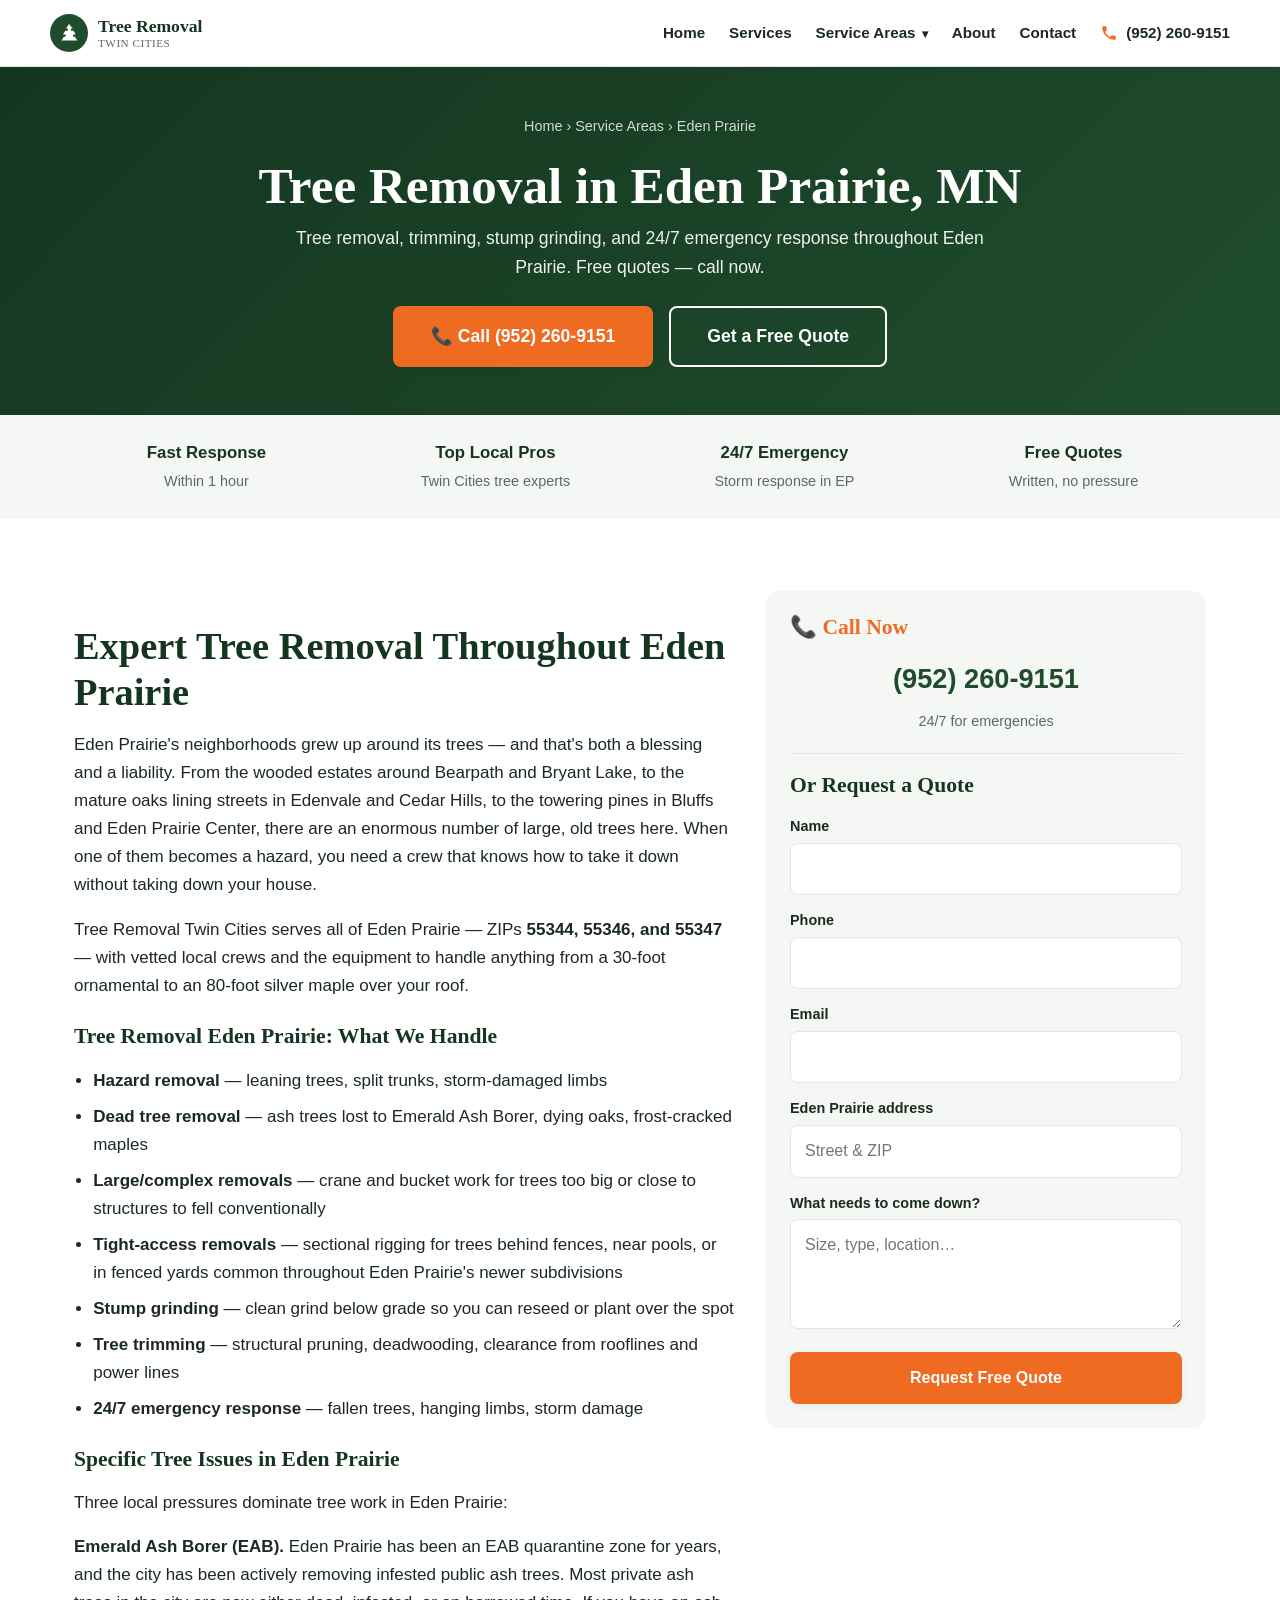
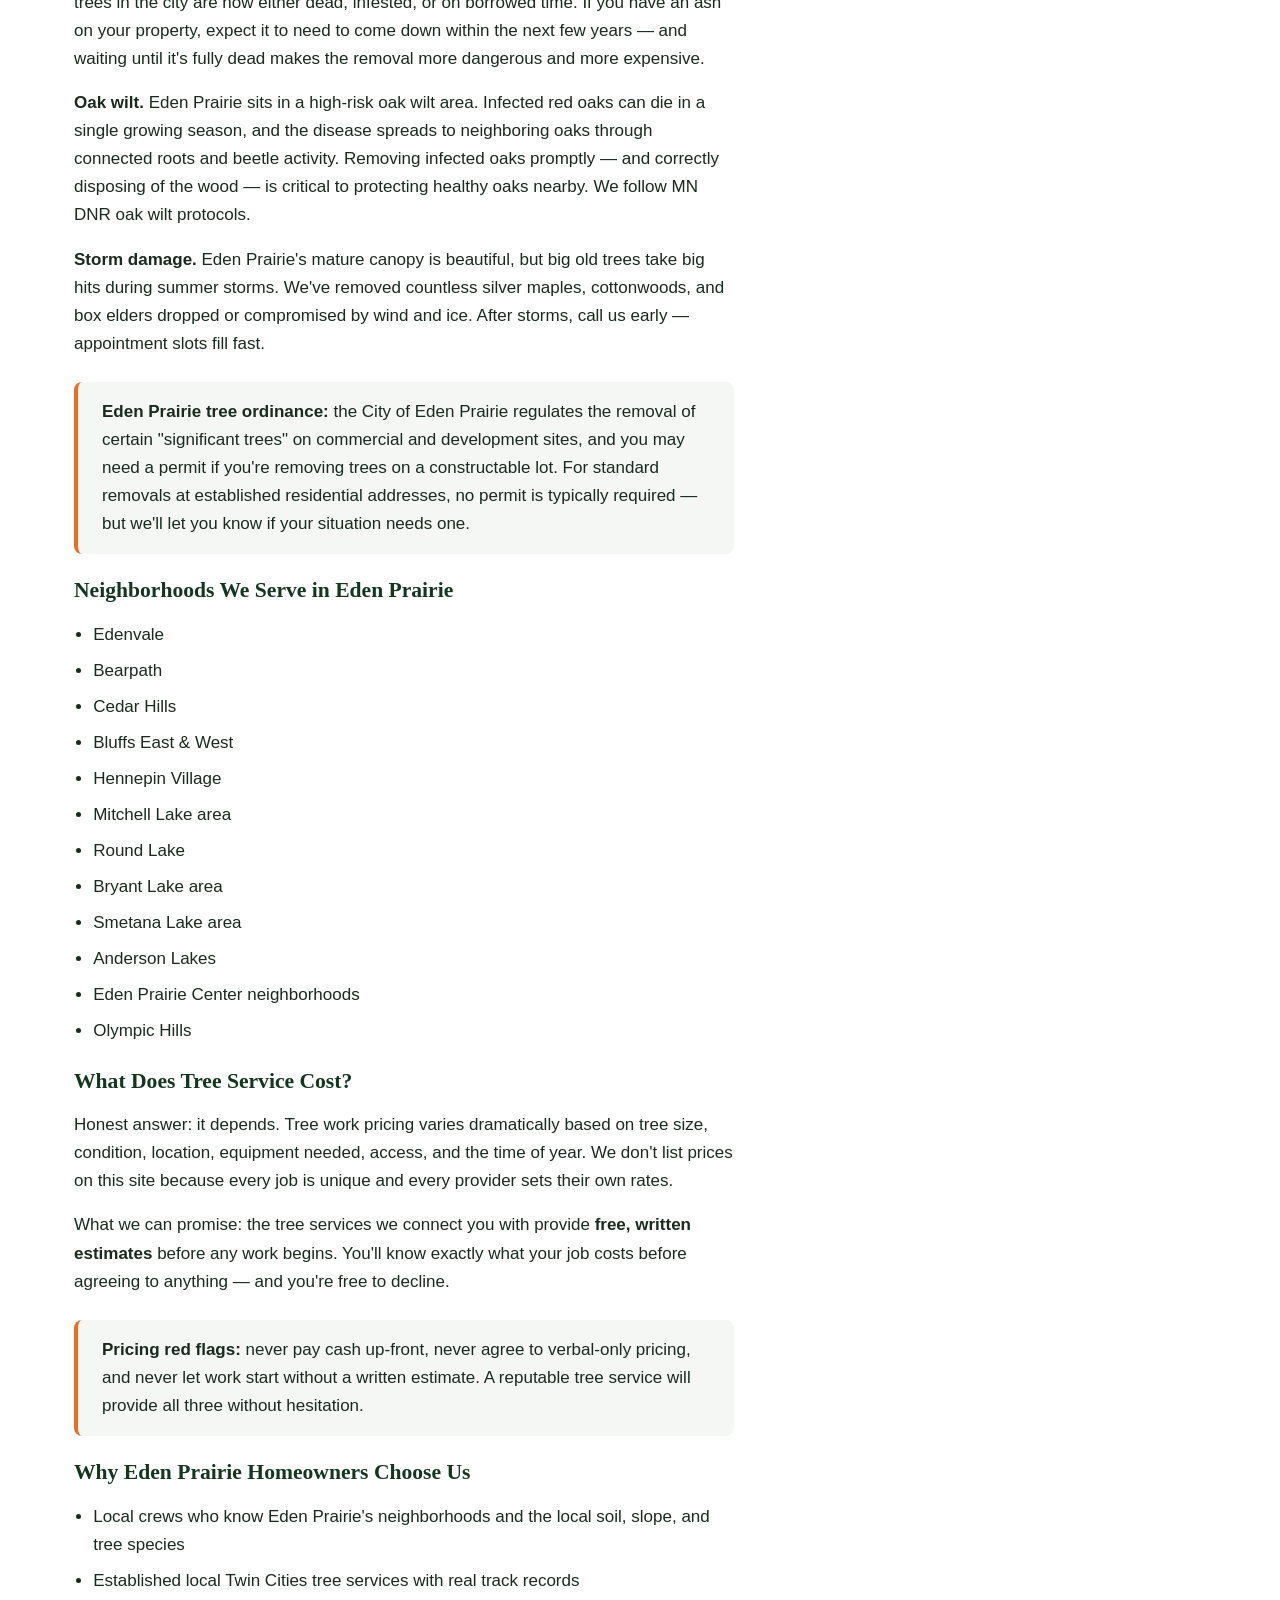
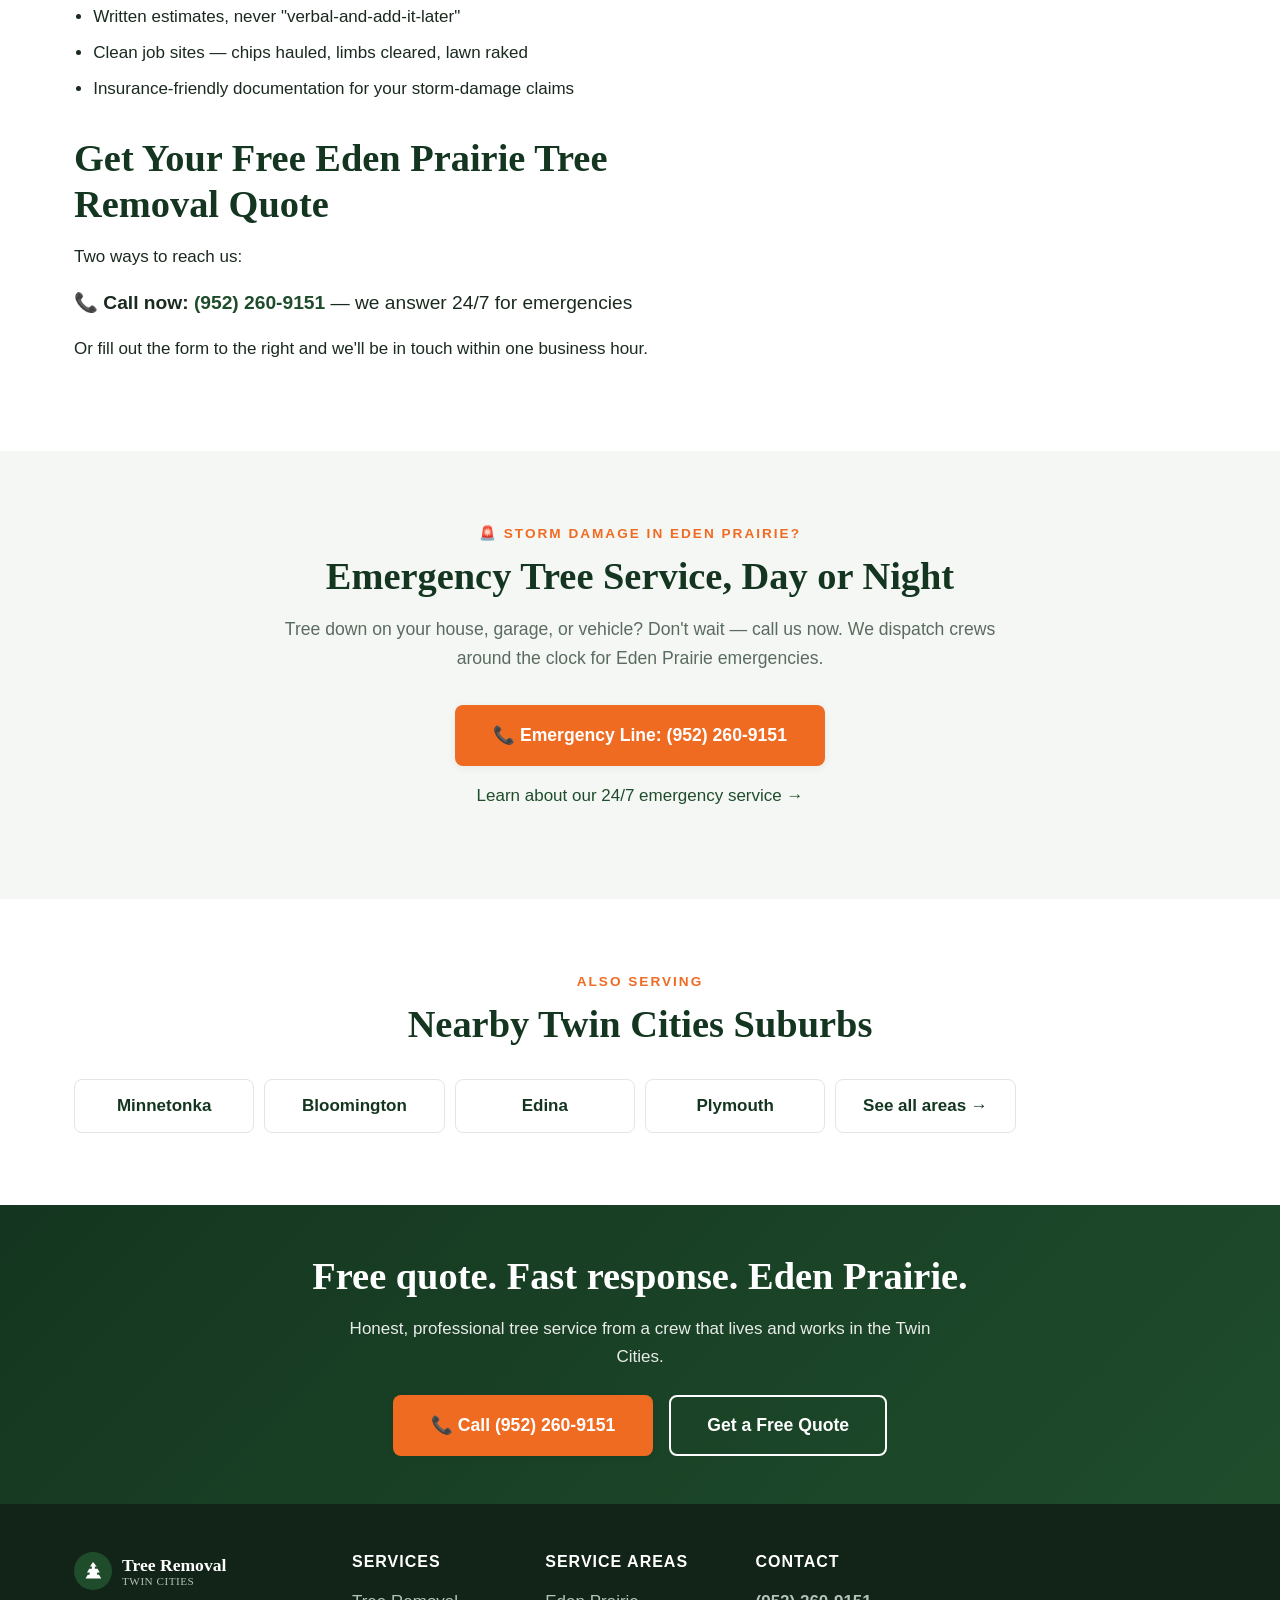
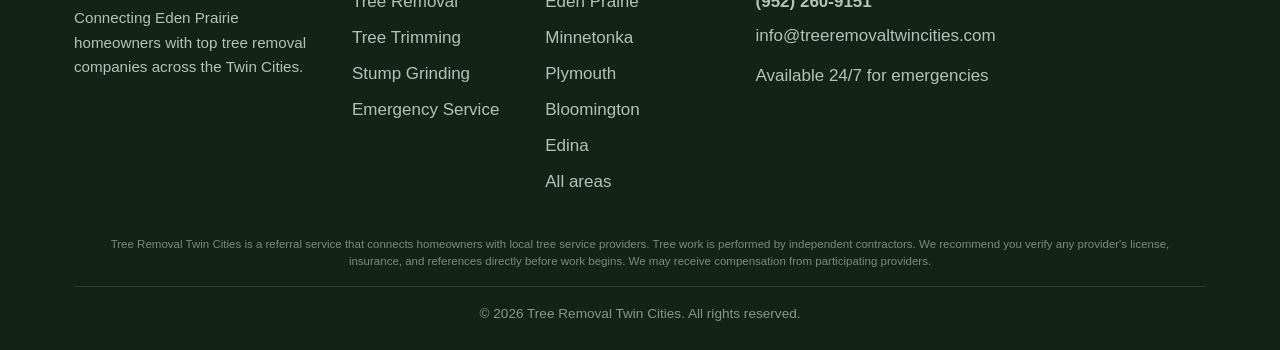
<file: eden-prairie-tree-removal/index.html>
<!DOCTYPE html>
<html lang="en">
<head>
<meta charset="UTF-8">
<meta name="viewport" content="width=device-width, initial-scale=1.0">
<title>Tree Removal Eden Prairie, MN | Top Local Pros | Free Quotes</title>
<meta name="description" content="Tree removal, trimming, stump grinding, and 24/7 emergency service in Eden Prairie, MN. Serving Edenvale, Bearpath, Cedar Hills. Free quotes. Free quotes — call (952) 260-9151.">
<link rel="canonical" href="https://treeremovaltwincities.com/eden-prairie-tree-removal/">
<meta name="theme-color" content="#1f4d2c">
<meta property="og:title" content="Tree Removal Eden Prairie, MN | Tree Removal Twin Cities">
<meta property="og:description" content="Eden Prairie tree removal, trimming, and stump grinding. 24/7 emergency response. Free quotes.">
<meta property="og:type" content="website">
<meta property="og:url" content="https://treeremovaltwincities.com/eden-prairie-tree-removal/">
<link rel="icon" type="image/svg+xml" href="data:image/svg+xml,%3Csvg xmlns='http://www.w3.org/2000/svg' viewBox='0 0 32 32'%3E%3Crect width='32' height='32' rx='6' fill='%231f4d2c'/%3E%3Cpath fill='white' d='M16 5l-4 6h2v3h-3l-3 5h3v3h-2l-3 5h22l-3-5h-2v-3h3l-3-5h-3v-3h2z'/%3E%3C/svg%3E">
<link rel="stylesheet" href="../styles.css">
<script type="application/ld+json">
{
  "@context": "https://schema.org",
  "@type": "LocalBusiness",
  "name": "Tree Removal Twin Cities — Eden Prairie",
  "image": "https://treeremovaltwincities.com/og-image.jpg",
  "url": "https://treeremovaltwincities.com/eden-prairie-tree-removal/",
  "telephone": "+1-952-260-9151",
  "priceRange": "$$",
  "areaServed": {
    "@type": "City",
    "name": "Eden Prairie",
    "containedInPlace": { "@type": "State", "name": "Minnesota" }
  },
  "address": {
    "@type": "PostalAddress",
    "addressLocality": "Eden Prairie",
    "addressRegion": "MN",
    "addressCountry": "US"
  },
  "openingHoursSpecification": [{
    "@type": "OpeningHoursSpecification",
    "dayOfWeek": ["Monday","Tuesday","Wednesday","Thursday","Friday","Saturday","Sunday"],
    "opens": "00:00", "closes": "23:59"
  }]
}
</script>
</head>
<body>

<header class="site-header">
  <div class="container header-inner">
    <a href="../index.html" class="logo">
      <span class="logo-mark" aria-hidden="true"><svg viewBox="0 0 32 32"><path d="M16 4l-4 6h2.5v3h-3.5l-3 5h3.5v3h-2.5l-3 5h21l-3-5h-2.5v-3h3.5l-3-5h-3.5v-3h2.5z"/></svg></span>
      <span class="logo-text">Tree Removal<br><small>TWIN CITIES</small></span>
    </a>
    <button class="nav-toggle" aria-label="Toggle menu" aria-expanded="false"><span></span><span></span><span></span></button>
    <nav class="main-nav" aria-label="Main">
      <ul>
        <li><a href="../index.html">Home</a></li>
        <li><a href="../services.html">Services</a></li>
        <li class="has-dropdown">
          <a href="../service-areas.html">Service Areas <span class="dropdown-arrow" aria-hidden="true">&#9662;</span></a>
          <ul class="dropdown-menu">
            <li><a href="../eden-prairie-tree-removal/">Eden Prairie</a></li>
            <li><a href="../minnetonka-tree-removal/">Minnetonka</a></li>
            <li><a href="../plymouth-tree-removal/">Plymouth</a></li>
            <li><a href="../bloomington-tree-removal/">Bloomington</a></li>
            <li><a href="../edina-tree-removal/">Edina</a></li>
            <li><a href="../service-areas.html">Greater Twin Cities &rsaquo;</a></li>
          </ul>
        </li>
        <li><a href="../about.html">About</a></li>
        <li><a href="../contact.html">Contact</a></li>
      </ul>
      <a href="tel:+19522609151" class="header-phone">
        <svg viewBox="0 0 24 24"><path d="M20 15.5c-1.25 0-2.45-.2-3.57-.57a1 1 0 0 0-1.02.24l-2.2 2.2a15.05 15.05 0 0 1-6.59-6.59l2.2-2.2a1 1 0 0 0 .25-1.02A11.36 11.36 0 0 1 8.5 4a1 1 0 0 0-1-1H4a1 1 0 0 0-1 1c0 9.39 7.61 17 17 17a1 1 0 0 0 1-1v-3.5a1 1 0 0 0-1-1z"/></svg>
        <span>(952) 260-9151</span>
      </a>
    </nav>
  </div>
</header>

<section class="page-hero">
  <div class="container">
    <nav class="breadcrumbs" aria-label="Breadcrumb">
      <a href="../index.html">Home</a> &rsaquo; <a href="../service-areas.html">Service Areas</a> &rsaquo; <span>Eden Prairie</span>
    </nav>
    <h1>Tree Removal in Eden Prairie, MN</h1>
    <p>Tree removal, trimming, stump grinding, and 24/7 emergency response throughout Eden Prairie. Free quotes — call now.</p>
    <div class="hero-ctas" style="justify-content:center;margin-top:1.5rem;">
      <a href="tel:+19522609151" class="btn btn-primary btn-lg">📞 Call (952) 260-9151</a>
      <a href="#quote" class="btn btn-outline btn-lg" style="color:#fff;border-color:#fff;">Get a Free Quote</a>
    </div>
  </div>
</section>

<section class="trust-strip">
  <div class="container">
    <div class="trust-item"><strong>Fast Response</strong><span>Within 1 hour</span></div>
    <div class="trust-item"><strong>Top Local Pros</strong><span>Twin Cities tree experts</span></div>
    <div class="trust-item"><strong>24/7 Emergency</strong><span>Storm response in EP</span></div>
    <div class="trust-item"><strong>Free Quotes</strong><span>Written, no pressure</span></div>
  </div>
</section>

<section>
  <div class="container">
    <div class="split">
      <article class="prose">
        <h2>Expert Tree Removal Throughout Eden Prairie</h2>
        <p>Eden Prairie's neighborhoods grew up around its trees — and that's both a blessing and a liability. From the wooded estates around Bearpath and Bryant Lake, to the mature oaks lining streets in Edenvale and Cedar Hills, to the towering pines in Bluffs and Eden Prairie Center, there are an enormous number of large, old trees here. When one of them becomes a hazard, you need a crew that knows how to take it down without taking down your house.</p>

        <p>Tree Removal Twin Cities serves all of Eden Prairie — ZIPs <strong>55344, 55346, and 55347</strong> — with vetted local crews and the equipment to handle anything from a 30-foot ornamental to an 80-foot silver maple over your roof.</p>

        <h3>Tree Removal Eden Prairie: What We Handle</h3>
        <ul>
          <li><strong>Hazard removal</strong> — leaning trees, split trunks, storm-damaged limbs</li>
          <li><strong>Dead tree removal</strong> — ash trees lost to Emerald Ash Borer, dying oaks, frost-cracked maples</li>
          <li><strong>Large/complex removals</strong> — crane and bucket work for trees too big or close to structures to fell conventionally</li>
          <li><strong>Tight-access removals</strong> — sectional rigging for trees behind fences, near pools, or in fenced yards common throughout Eden Prairie's newer subdivisions</li>
          <li><strong>Stump grinding</strong> — clean grind below grade so you can reseed or plant over the spot</li>
          <li><strong>Tree trimming</strong> — structural pruning, deadwooding, clearance from rooflines and power lines</li>
          <li><strong>24/7 emergency response</strong> — fallen trees, hanging limbs, storm damage</li>
        </ul>

        <h3>Specific Tree Issues in Eden Prairie</h3>
        <p>Three local pressures dominate tree work in Eden Prairie:</p>

        <p><strong>Emerald Ash Borer (EAB).</strong> Eden Prairie has been an EAB quarantine zone for years, and the city has been actively removing infested public ash trees. Most private ash trees in the city are now either dead, infested, or on borrowed time. If you have an ash on your property, expect it to need to come down within the next few years — and waiting until it's fully dead makes the removal more dangerous and more expensive.</p>

        <p><strong>Oak wilt.</strong> Eden Prairie sits in a high-risk oak wilt area. Infected red oaks can die in a single growing season, and the disease spreads to neighboring oaks through connected roots and beetle activity. Removing infected oaks promptly — and correctly disposing of the wood — is critical to protecting healthy oaks nearby. We follow MN DNR oak wilt protocols.</p>

        <p><strong>Storm damage.</strong> Eden Prairie's mature canopy is beautiful, but big old trees take big hits during summer storms. We've removed countless silver maples, cottonwoods, and box elders dropped or compromised by wind and ice. After storms, call us early — appointment slots fill fast.</p>

        <div class="callout">
          <strong>Eden Prairie tree ordinance:</strong> the City of Eden Prairie regulates the removal of certain "significant trees" on commercial and development sites, and you may need a permit if you're removing trees on a constructable lot. For standard removals at established residential addresses, no permit is typically required — but we'll let you know if your situation needs one.
        </div>

        <h3>Neighborhoods We Serve in Eden Prairie</h3>
        <ul>
          <li>Edenvale</li>
          <li>Bearpath</li>
          <li>Cedar Hills</li>
          <li>Bluffs East &amp; West</li>
          <li>Hennepin Village</li>
          <li>Mitchell Lake area</li>
          <li>Round Lake</li>
          <li>Bryant Lake area</li>
          <li>Smetana Lake area</li>
          <li>Anderson Lakes</li>
          <li>Eden Prairie Center neighborhoods</li>
          <li>Olympic Hills</li>
        </ul>

        <h3>What Does Tree Service Cost?</h3>
        <p>Honest answer: it depends. Tree work pricing varies dramatically based on tree size, condition, location, equipment needed, access, and the time of year. We don't list prices on this site because every job is unique and every provider sets their own rates.</p>
        <p>What we can promise: the tree services we connect you with provide <strong>free, written estimates</strong> before any work begins. You'll know exactly what your job costs before agreeing to anything — and you're free to decline.</p>
        <div class="callout">
          <strong>Pricing red flags:</strong> never pay cash up-front, never agree to verbal-only pricing, and never let work start without a written estimate. A reputable tree service will provide all three without hesitation.
        </div>

        <h3>Why Eden Prairie Homeowners Choose Us</h3>
        <ul>
          <li>Local crews who know Eden Prairie's neighborhoods and the local soil, slope, and tree species</li>
          <li>Established local Twin Cities tree services with real track records</li>
          <li>Written estimates, never "verbal-and-add-it-later"</li>
          <li>Clean job sites — chips hauled, limbs cleared, lawn raked</li>
          <li>Insurance-friendly documentation for your storm-damage claims</li>
        </ul>

        <h2>Get Your Free Eden Prairie Tree Removal Quote</h2>
        <p>Two ways to reach us:</p>
        <p style="font-size:1.2rem;"><strong>📞 Call now: <a href="tel:+19522609151">(952) 260-9151</a></strong> — we answer 24/7 for emergencies</p>
        <p>Or fill out the form to the right and we'll be in touch within one business hour.</p>
      </article>

      <aside class="sidebar" id="quote">
        <h3 style="color:var(--color-accent);margin-top:0;">📞 Call Now</h3>
        <p style="font-size:1.7rem;font-weight:800;text-align:center;margin:0.5rem 0;"><a href="tel:+19522609151">(952) 260-9151</a></p>
        <p style="color:var(--color-text-muted);font-size:0.9rem;text-align:center;margin-bottom:1.2rem;">24/7 for emergencies</p>
        <hr style="border:none;border-top:1px solid var(--color-border);margin-bottom:1.2rem;">
        <h3>Or Request a Quote</h3>
        <form data-lead-form action="https://formspree.io/f/mykvgkoo" method="POST" novalidate>
          <input type="hidden" name="city" value="Eden Prairie">
          <input type="hidden" name="service_page" value="Eden Prairie Tree Removal">
          <div class="form-row"><label for="s-name">Name</label><input id="s-name" name="name" type="text" required></div>
          <div class="form-row"><label for="s-phone">Phone</label><input id="s-phone" name="phone" type="tel" required></div>
          <div class="form-row"><label for="s-email">Email</label><input id="s-email" name="email" type="email" required></div>
          <div class="form-row"><label for="s-address">Eden Prairie address</label><input id="s-address" name="address" type="text" placeholder="Street &amp; ZIP"></div>
          <div class="form-row"><label for="s-details">What needs to come down?</label><textarea id="s-details" name="details" placeholder="Size, type, location…"></textarea></div>
          <button type="submit" class="btn btn-primary" style="width:100%;">Request Free Quote</button>
        </form>
      </aside>
    </div>
  </div>
</section>

<section class="section-alt">
  <div class="container">
    <div class="section-head">
      <div class="eyebrow">🚨 Storm Damage in Eden Prairie?</div>
      <h2>Emergency Tree Service, Day or Night</h2>
      <p>Tree down on your house, garage, or vehicle? Don't wait — call us now. We dispatch crews around the clock for Eden Prairie emergencies.</p>
    </div>
    <p class="text-center">
      <a href="tel:+19522609151" class="btn btn-primary btn-lg">📞 Emergency Line: (952) 260-9151</a>
    </p>
    <p class="text-center" style="margin-top:1rem;"><a href="../emergency-tree-service.html">Learn about our 24/7 emergency service →</a></p>
  </div>
</section>

<section>
  <div class="container">
    <div class="section-head">
      <div class="eyebrow">Also Serving</div>
      <h2>Nearby Twin Cities Suburbs</h2>
    </div>
    <ul class="areas-list">
      <li><a href="../minnetonka-tree-removal/" style="color:inherit;text-decoration:none;display:block;">Minnetonka</a></li>
      <li><a href="../bloomington-tree-removal/" style="color:inherit;text-decoration:none;display:block;">Bloomington</a></li>
      <li><a href="../edina-tree-removal/" style="color:inherit;text-decoration:none;display:block;">Edina</a></li>
      <li><a href="../plymouth-tree-removal/" style="color:inherit;text-decoration:none;display:block;">Plymouth</a></li>
      <li><a href="../service-areas.html" style="color:inherit;text-decoration:none;display:block;">See all areas →</a></li>
    </ul>
  </div>
</section>

<section class="cta-band">
  <div class="container">
    <h2>Free quote. Fast response. Eden Prairie.</h2>
    <p>Honest, professional tree service from a crew that lives and works in the Twin Cities.</p>
    <div class="hero-ctas" style="justify-content:center;">
      <a href="tel:+19522609151" class="btn btn-primary btn-lg">📞 Call (952) 260-9151</a>
      <a href="#quote" class="btn btn-outline btn-lg">Get a Free Quote</a>
    </div>
  </div>
</section>

<footer class="site-footer">
  <div class="container">
    <div class="footer-grid">
      <div>
        <a href="../index.html" class="logo">
          <span class="logo-mark" aria-hidden="true"><svg viewBox="0 0 32 32" style="width:24px;height:24px;fill:white;"><path d="M16 4l-4 6h2.5v3h-3.5l-3 5h3.5v3h-2.5l-3 5h21l-3-5h-2.5v-3h3.5l-3-5h-3.5v-3h2.5z"/></svg></span>
          <span class="logo-text">Tree Removal<br><small>TWIN CITIES</small></span>
        </a>
        <p class="footer-about">Connecting Eden Prairie homeowners with top tree removal companies across the Twin Cities.</p>
      </div>
      <div>
        <h4>Services</h4>
        <ul>
          <li><a href="../tree-removal.html">Tree Removal</a></li>
          <li><a href="../tree-trimming.html">Tree Trimming</a></li>
          <li><a href="../stump-grinding.html">Stump Grinding</a></li>
          <li><a href="../emergency-tree-service.html">Emergency Service</a></li>
        </ul>
      </div>
      <div>
        <h4>Service Areas</h4>
        <ul>
          <li><a href="../eden-prairie-tree-removal/">Eden Prairie</a></li>
          <li><a href="../minnetonka-tree-removal/">Minnetonka</a></li>
          <li><a href="../plymouth-tree-removal/">Plymouth</a></li>
          <li><a href="../bloomington-tree-removal/">Bloomington</a></li>
          <li><a href="../edina-tree-removal/">Edina</a></li>
          <li><a href="../service-areas.html">All areas</a></li>
        </ul>
      </div>
      <div class="footer-contact">
        <h4>Contact</h4>
        <a href="tel:+19522609151"><strong>(952) 260-9151</strong></a>
        <a href="mailto:info@treeremovaltwincities.com">info@treeremovaltwincities.com</a>
        <p style="margin-top:0.8rem;">Available 24/7 for emergencies</p>
      </div>
    </div>
    <p style="font-size:0.72rem;color:#7c8a82;text-align:center;margin:0.5rem 0 1rem;line-height:1.5;padding:0 1rem;">Tree Removal Twin Cities is a referral service that connects homeowners with local tree service providers. Tree work is performed by independent contractors. We recommend you verify any provider's license, insurance, and references directly before work begins. We may receive compensation from participating providers.</p>
    <div class="footer-bottom">&copy; <span data-current-year></span> Tree Removal Twin Cities. All rights reserved.</div>
  </div>
</footer>

<script src="../script.js"></script>
</body>
</html>
</file>
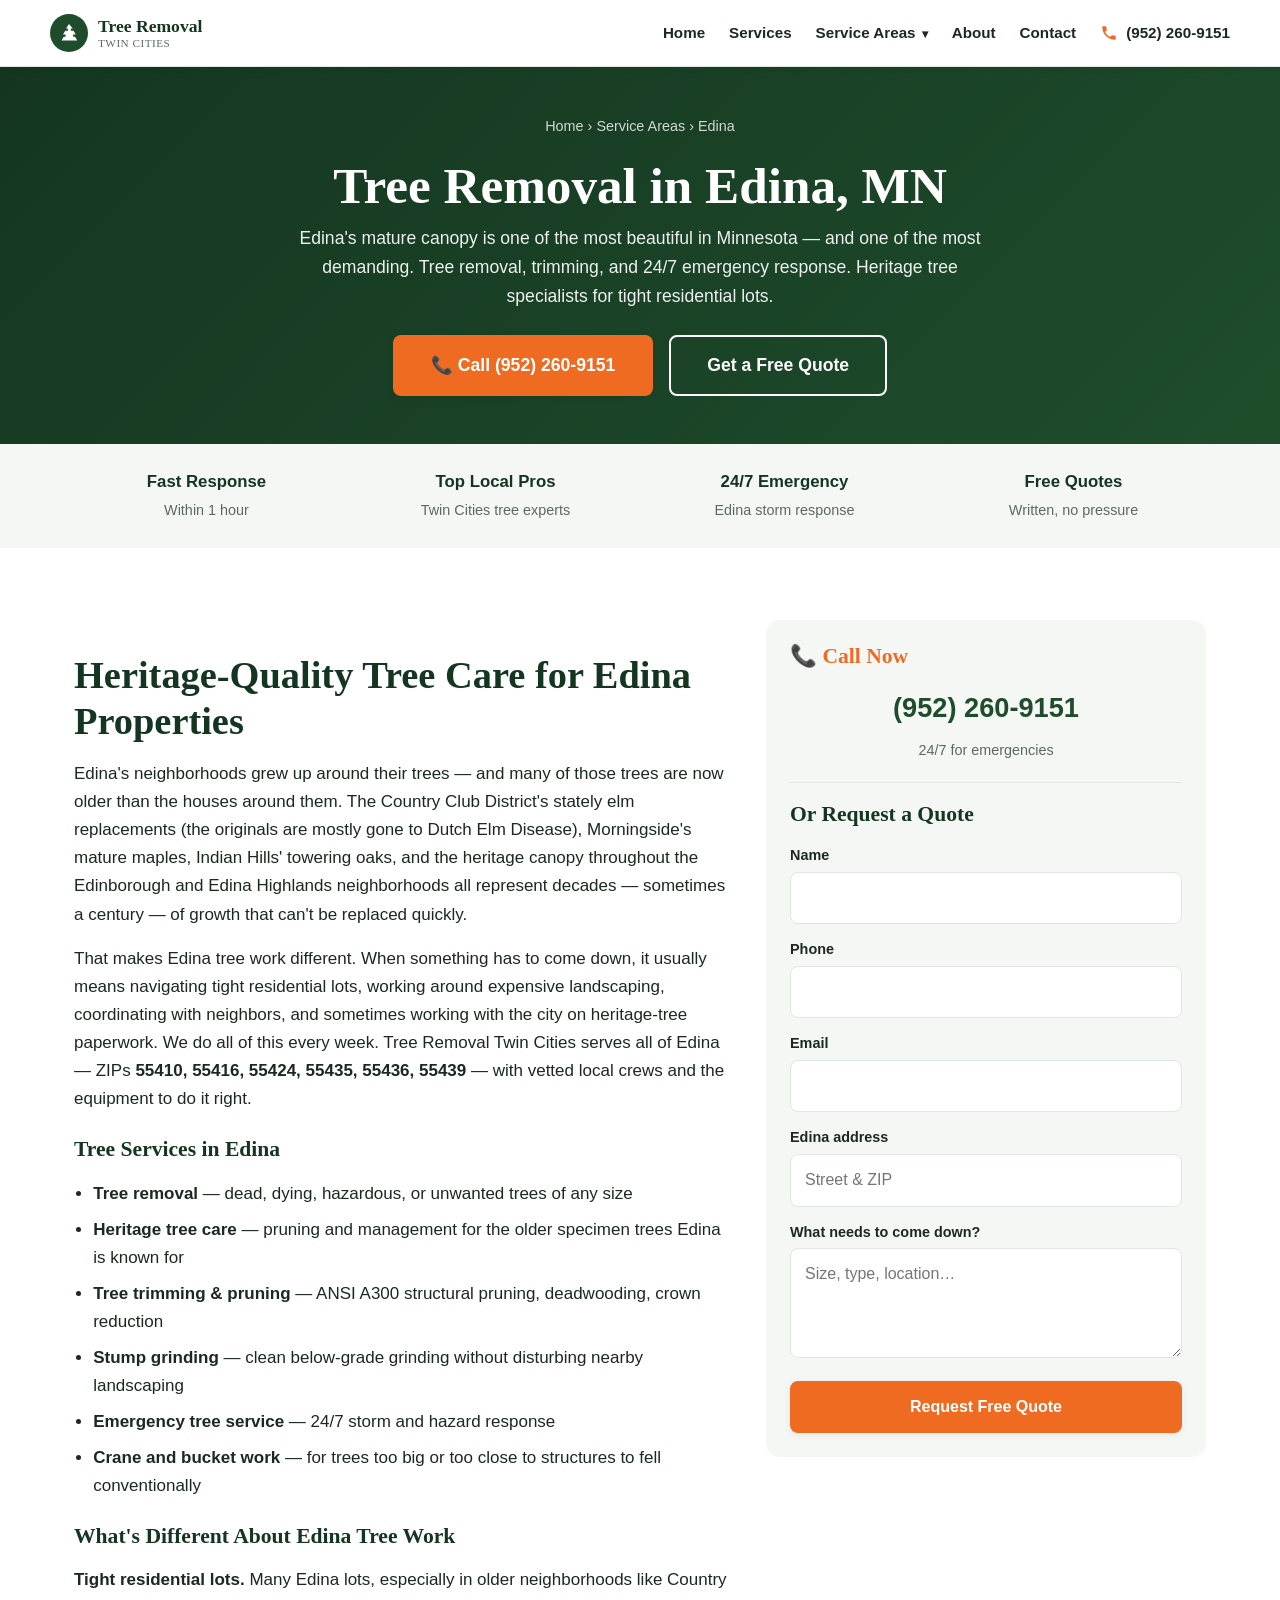
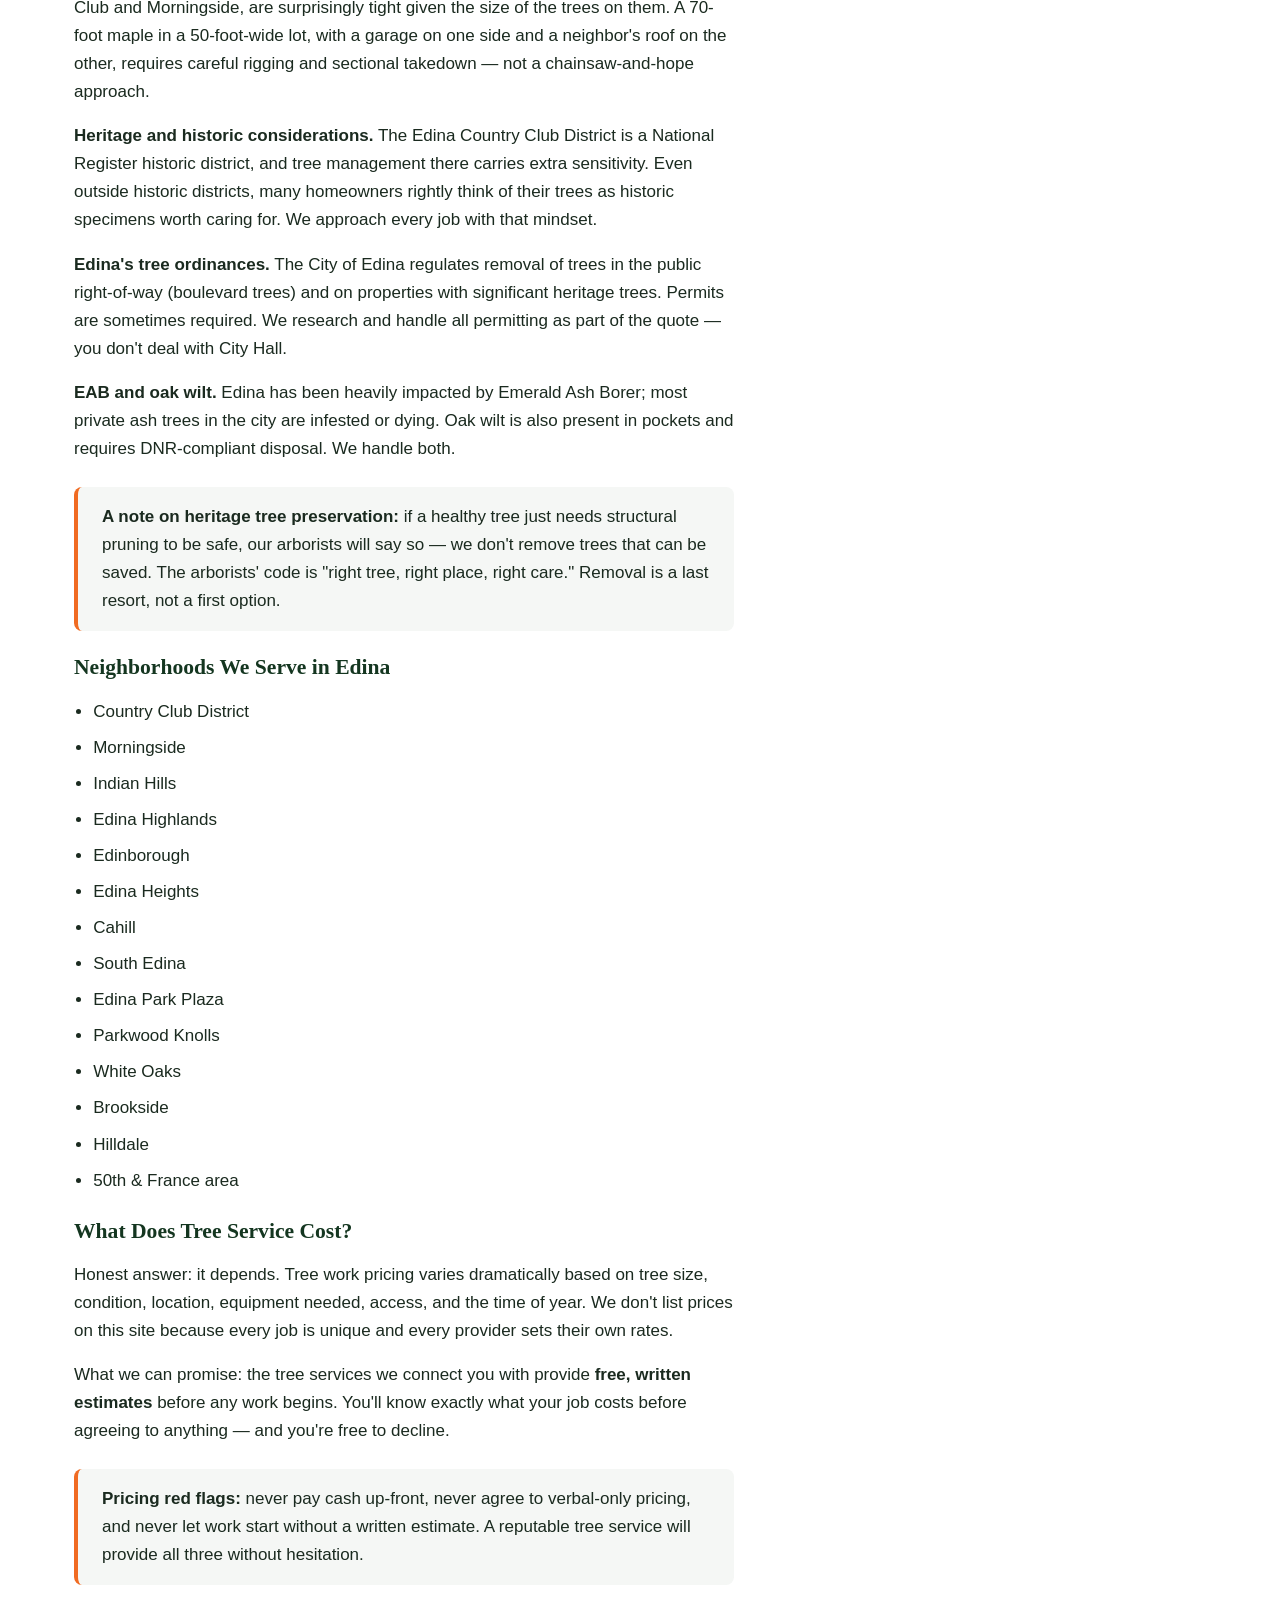
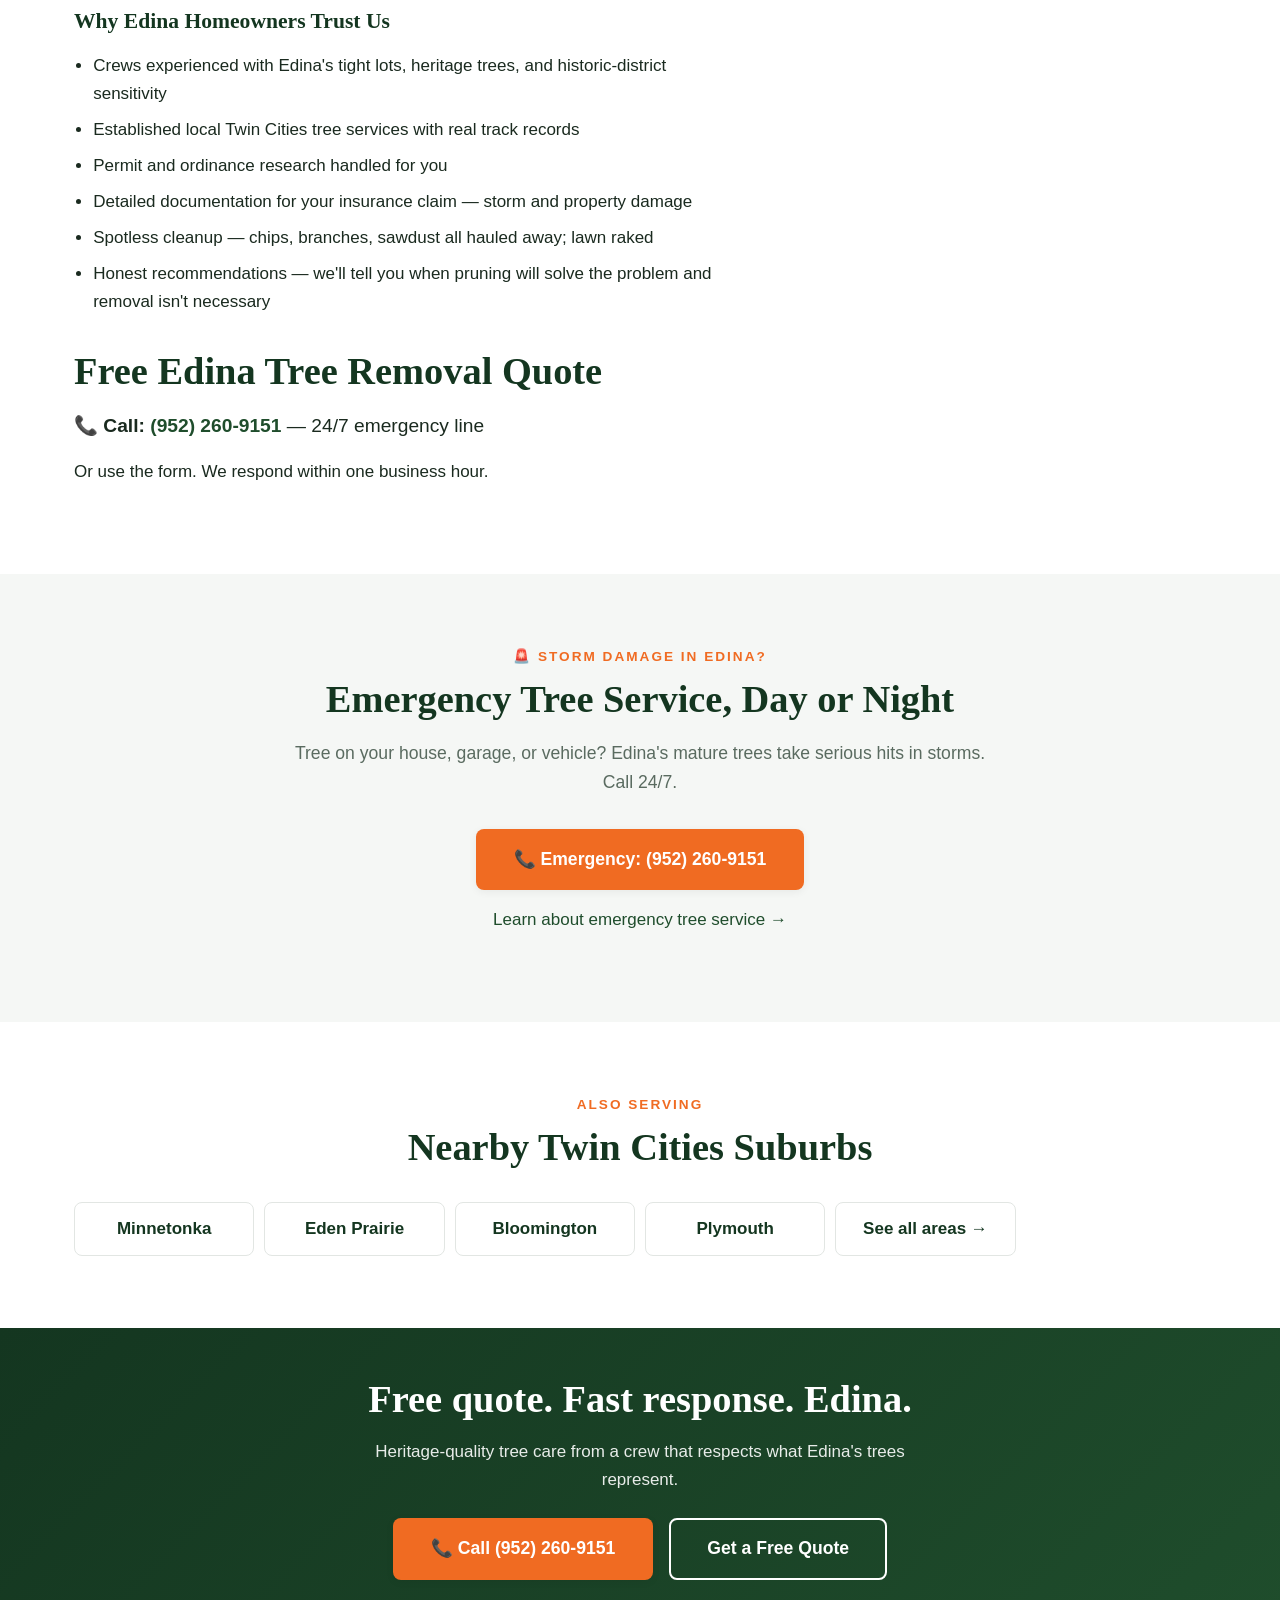
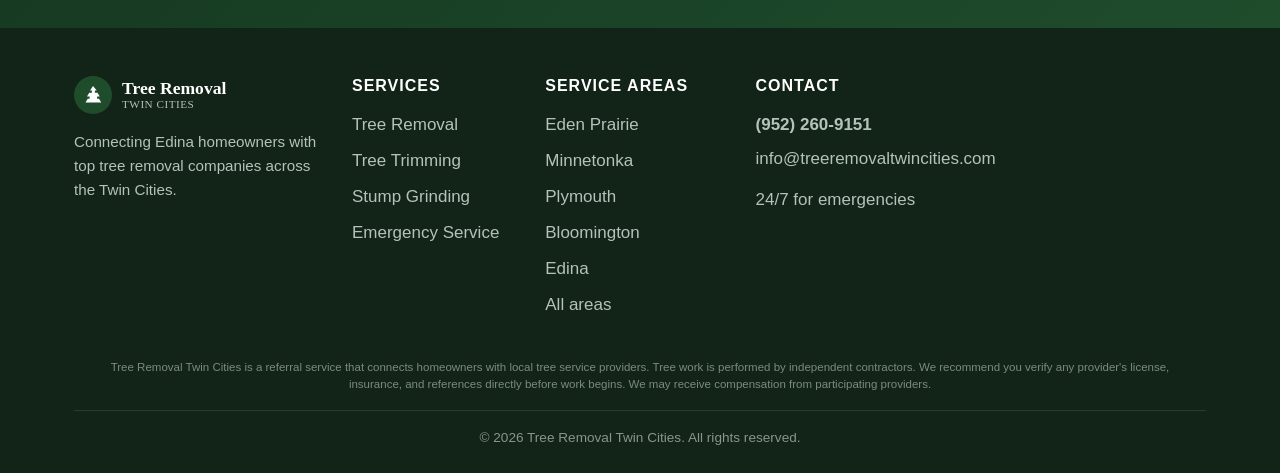
<file: edina-tree-removal/index.html>
<!DOCTYPE html>
<html lang="en">
<head>
<meta charset="UTF-8">
<meta name="viewport" content="width=device-width, initial-scale=1.0">
<title>Tree Removal Edina, MN | Heritage Tree Specialists | Free Quotes</title>
<meta name="description" content="Tree removal in Edina, MN. Heritage tree specialists for Country Club, Morningside, Indian Hills. 24/7 emergency service. Free quotes (952) 260-9151.">
<link rel="canonical" href="https://treeremovaltwincities.com/edina-tree-removal/">
<meta name="theme-color" content="#1f4d2c">
<meta property="og:title" content="Tree Removal Edina, MN | Tree Removal Twin Cities">
<meta property="og:description" content="Edina tree removal, trimming, stump grinding, and emergency service. 24/7. Free quotes.">
<meta property="og:type" content="website">
<meta property="og:url" content="https://treeremovaltwincities.com/edina-tree-removal/">
<link rel="icon" type="image/svg+xml" href="data:image/svg+xml,%3Csvg xmlns='http://www.w3.org/2000/svg' viewBox='0 0 32 32'%3E%3Crect width='32' height='32' rx='6' fill='%231f4d2c'/%3E%3Cpath fill='white' d='M16 5l-4 6h2v3h-3l-3 5h3v3h-2l-3 5h22l-3-5h-2v-3h3l-3-5h-3v-3h2z'/%3E%3C/svg%3E">
<link rel="stylesheet" href="../styles.css">
<script type="application/ld+json">
{
  "@context": "https://schema.org",
  "@type": "LocalBusiness",
  "name": "Tree Removal Twin Cities — Edina",
  "url": "https://treeremovaltwincities.com/edina-tree-removal/",
  "telephone": "+1-952-260-9151",
  "priceRange": "$$",
  "areaServed": { "@type": "City", "name": "Edina", "containedInPlace": { "@type": "State", "name": "Minnesota" } },
  "address": { "@type": "PostalAddress", "addressLocality": "Edina", "addressRegion": "MN", "addressCountry": "US" }
}
</script>
</head>
<body>

<header class="site-header">
  <div class="container header-inner">
    <a href="../index.html" class="logo">
      <span class="logo-mark" aria-hidden="true"><svg viewBox="0 0 32 32"><path d="M16 4l-4 6h2.5v3h-3.5l-3 5h3.5v3h-2.5l-3 5h21l-3-5h-2.5v-3h3.5l-3-5h-3.5v-3h2.5z"/></svg></span>
      <span class="logo-text">Tree Removal<br><small>TWIN CITIES</small></span>
    </a>
    <button class="nav-toggle" aria-label="Toggle menu" aria-expanded="false"><span></span><span></span><span></span></button>
    <nav class="main-nav" aria-label="Main">
      <ul>
        <li><a href="../index.html">Home</a></li>
        <li><a href="../services.html">Services</a></li>
        <li class="has-dropdown">
          <a href="../service-areas.html">Service Areas <span class="dropdown-arrow" aria-hidden="true">&#9662;</span></a>
          <ul class="dropdown-menu">
            <li><a href="../eden-prairie-tree-removal/">Eden Prairie</a></li>
            <li><a href="../minnetonka-tree-removal/">Minnetonka</a></li>
            <li><a href="../plymouth-tree-removal/">Plymouth</a></li>
            <li><a href="../bloomington-tree-removal/">Bloomington</a></li>
            <li><a href="../edina-tree-removal/">Edina</a></li>
            <li><a href="../service-areas.html">Greater Twin Cities &rsaquo;</a></li>
          </ul>
        </li>
        <li><a href="../about.html">About</a></li>
        <li><a href="../contact.html">Contact</a></li>
      </ul>
      <a href="tel:+19522609151" class="header-phone">
        <svg viewBox="0 0 24 24"><path d="M20 15.5c-1.25 0-2.45-.2-3.57-.57a1 1 0 0 0-1.02.24l-2.2 2.2a15.05 15.05 0 0 1-6.59-6.59l2.2-2.2a1 1 0 0 0 .25-1.02A11.36 11.36 0 0 1 8.5 4a1 1 0 0 0-1-1H4a1 1 0 0 0-1 1c0 9.39 7.61 17 17 17a1 1 0 0 0 1-1v-3.5a1 1 0 0 0-1-1z"/></svg>
        <span>(952) 260-9151</span>
      </a>
    </nav>
  </div>
</header>

<section class="page-hero">
  <div class="container">
    <nav class="breadcrumbs" aria-label="Breadcrumb">
      <a href="../index.html">Home</a> &rsaquo; <a href="../service-areas.html">Service Areas</a> &rsaquo; <span>Edina</span>
    </nav>
    <h1>Tree Removal in Edina, MN</h1>
    <p>Edina's mature canopy is one of the most beautiful in Minnesota — and one of the most demanding. Tree removal, trimming, and 24/7 emergency response. Heritage tree specialists for tight residential lots.</p>
    <div class="hero-ctas" style="justify-content:center;margin-top:1.5rem;">
      <a href="tel:+19522609151" class="btn btn-primary btn-lg">📞 Call (952) 260-9151</a>
      <a href="#quote" class="btn btn-outline btn-lg" style="color:#fff;border-color:#fff;">Get a Free Quote</a>
    </div>
  </div>
</section>

<section class="trust-strip">
  <div class="container">
    <div class="trust-item"><strong>Fast Response</strong><span>Within 1 hour</span></div>
    <div class="trust-item"><strong>Top Local Pros</strong><span>Twin Cities tree experts</span></div>
    <div class="trust-item"><strong>24/7 Emergency</strong><span>Edina storm response</span></div>
    <div class="trust-item"><strong>Free Quotes</strong><span>Written, no pressure</span></div>
  </div>
</section>

<section>
  <div class="container">
    <div class="split">
      <article class="prose">
        <h2>Heritage-Quality Tree Care for Edina Properties</h2>
        <p>Edina's neighborhoods grew up around their trees — and many of those trees are now older than the houses around them. The Country Club District's stately elm replacements (the originals are mostly gone to Dutch Elm Disease), Morningside's mature maples, Indian Hills' towering oaks, and the heritage canopy throughout the Edinborough and Edina Highlands neighborhoods all represent decades — sometimes a century — of growth that can't be replaced quickly.</p>

        <p>That makes Edina tree work different. When something has to come down, it usually means navigating tight residential lots, working around expensive landscaping, coordinating with neighbors, and sometimes working with the city on heritage-tree paperwork. We do all of this every week. Tree Removal Twin Cities serves all of Edina — ZIPs <strong>55410, 55416, 55424, 55435, 55436, 55439</strong> — with vetted local crews and the equipment to do it right.</p>

        <h3>Tree Services in Edina</h3>
        <ul>
          <li><strong>Tree removal</strong> — dead, dying, hazardous, or unwanted trees of any size</li>
          <li><strong>Heritage tree care</strong> — pruning and management for the older specimen trees Edina is known for</li>
          <li><strong>Tree trimming &amp; pruning</strong> — ANSI A300 structural pruning, deadwooding, crown reduction</li>
          <li><strong>Stump grinding</strong> — clean below-grade grinding without disturbing nearby landscaping</li>
          <li><strong>Emergency tree service</strong> — 24/7 storm and hazard response</li>
          <li><strong>Crane and bucket work</strong> — for trees too big or too close to structures to fell conventionally</li>
        </ul>

        <h3>What's Different About Edina Tree Work</h3>
        <p><strong>Tight residential lots.</strong> Many Edina lots, especially in older neighborhoods like Country Club and Morningside, are surprisingly tight given the size of the trees on them. A 70-foot maple in a 50-foot-wide lot, with a garage on one side and a neighbor's roof on the other, requires careful rigging and sectional takedown — not a chainsaw-and-hope approach.</p>

        <p><strong>Heritage and historic considerations.</strong> The Edina Country Club District is a National Register historic district, and tree management there carries extra sensitivity. Even outside historic districts, many homeowners rightly think of their trees as historic specimens worth caring for. We approach every job with that mindset.</p>

        <p><strong>Edina's tree ordinances.</strong> The City of Edina regulates removal of trees in the public right-of-way (boulevard trees) and on properties with significant heritage trees. Permits are sometimes required. We research and handle all permitting as part of the quote — you don't deal with City Hall.</p>

        <p><strong>EAB and oak wilt.</strong> Edina has been heavily impacted by Emerald Ash Borer; most private ash trees in the city are infested or dying. Oak wilt is also present in pockets and requires DNR-compliant disposal. We handle both.</p>

        <div class="callout">
          <strong>A note on heritage tree preservation:</strong> if a healthy tree just needs structural pruning to be safe, our arborists will say so — we don't remove trees that can be saved. The arborists' code is "right tree, right place, right care." Removal is a last resort, not a first option.
        </div>

        <h3>Neighborhoods We Serve in Edina</h3>
        <ul>
          <li>Country Club District</li>
          <li>Morningside</li>
          <li>Indian Hills</li>
          <li>Edina Highlands</li>
          <li>Edinborough</li>
          <li>Edina Heights</li>
          <li>Cahill</li>
          <li>South Edina</li>
          <li>Edina Park Plaza</li>
          <li>Parkwood Knolls</li>
          <li>White Oaks</li>
          <li>Brookside</li>
          <li>Hilldale</li>
          <li>50th &amp; France area</li>
        </ul>

        <h3>What Does Tree Service Cost?</h3>
        <p>Honest answer: it depends. Tree work pricing varies dramatically based on tree size, condition, location, equipment needed, access, and the time of year. We don't list prices on this site because every job is unique and every provider sets their own rates.</p>
        <p>What we can promise: the tree services we connect you with provide <strong>free, written estimates</strong> before any work begins. You'll know exactly what your job costs before agreeing to anything — and you're free to decline.</p>
        <div class="callout">
          <strong>Pricing red flags:</strong> never pay cash up-front, never agree to verbal-only pricing, and never let work start without a written estimate. A reputable tree service will provide all three without hesitation.
        </div>

        <h3>Why Edina Homeowners Trust Us</h3>
        <ul>
          <li>Crews experienced with Edina's tight lots, heritage trees, and historic-district sensitivity</li>
          <li>Established local Twin Cities tree services with real track records</li>
          <li>Permit and ordinance research handled for you</li>
          <li>Detailed documentation for your insurance claim — storm and property damage</li>
          <li>Spotless cleanup — chips, branches, sawdust all hauled away; lawn raked</li>
          <li>Honest recommendations — we'll tell you when pruning will solve the problem and removal isn't necessary</li>
        </ul>

        <h2>Free Edina Tree Removal Quote</h2>
        <p style="font-size:1.2rem;"><strong>📞 Call: <a href="tel:+19522609151">(952) 260-9151</a></strong> — 24/7 emergency line</p>
        <p>Or use the form. We respond within one business hour.</p>
      </article>

      <aside class="sidebar" id="quote">
        <h3 style="color:var(--color-accent);margin-top:0;">📞 Call Now</h3>
        <p style="font-size:1.7rem;font-weight:800;text-align:center;margin:0.5rem 0;"><a href="tel:+19522609151">(952) 260-9151</a></p>
        <p style="color:var(--color-text-muted);font-size:0.9rem;text-align:center;margin-bottom:1.2rem;">24/7 for emergencies</p>
        <hr style="border:none;border-top:1px solid var(--color-border);margin-bottom:1.2rem;">
        <h3>Or Request a Quote</h3>
        <form data-lead-form action="https://formspree.io/f/mykvgkoo" method="POST" novalidate>
          <input type="hidden" name="city" value="Edina">
          <input type="hidden" name="service_page" value="Edina Tree Removal">
          <div class="form-row"><label for="s-name">Name</label><input id="s-name" name="name" type="text" required></div>
          <div class="form-row"><label for="s-phone">Phone</label><input id="s-phone" name="phone" type="tel" required></div>
          <div class="form-row"><label for="s-email">Email</label><input id="s-email" name="email" type="email" required></div>
          <div class="form-row"><label for="s-address">Edina address</label><input id="s-address" name="address" type="text" placeholder="Street &amp; ZIP"></div>
          <div class="form-row"><label for="s-details">What needs to come down?</label><textarea id="s-details" name="details" placeholder="Size, type, location…"></textarea></div>
          <button type="submit" class="btn btn-primary" style="width:100%;">Request Free Quote</button>
        </form>
      </aside>
    </div>
  </div>
</section>

<section class="section-alt">
  <div class="container">
    <div class="section-head">
      <div class="eyebrow">🚨 Storm Damage in Edina?</div>
      <h2>Emergency Tree Service, Day or Night</h2>
      <p>Tree on your house, garage, or vehicle? Edina's mature trees take serious hits in storms. Call 24/7.</p>
    </div>
    <p class="text-center">
      <a href="tel:+19522609151" class="btn btn-primary btn-lg">📞 Emergency: (952) 260-9151</a>
    </p>
    <p class="text-center" style="margin-top:1rem;"><a href="../emergency-tree-service.html">Learn about emergency tree service →</a></p>
  </div>
</section>

<section>
  <div class="container">
    <div class="section-head">
      <div class="eyebrow">Also Serving</div>
      <h2>Nearby Twin Cities Suburbs</h2>
    </div>
    <ul class="areas-list">
      <li><a href="../minnetonka-tree-removal/" style="color:inherit;text-decoration:none;display:block;">Minnetonka</a></li>
      <li><a href="../eden-prairie-tree-removal/" style="color:inherit;text-decoration:none;display:block;">Eden Prairie</a></li>
      <li><a href="../bloomington-tree-removal/" style="color:inherit;text-decoration:none;display:block;">Bloomington</a></li>
      <li><a href="../plymouth-tree-removal/" style="color:inherit;text-decoration:none;display:block;">Plymouth</a></li>
      <li><a href="../service-areas.html" style="color:inherit;text-decoration:none;display:block;">See all areas →</a></li>
    </ul>
  </div>
</section>

<section class="cta-band">
  <div class="container">
    <h2>Free quote. Fast response. Edina.</h2>
    <p>Heritage-quality tree care from a crew that respects what Edina's trees represent.</p>
    <div class="hero-ctas" style="justify-content:center;">
      <a href="tel:+19522609151" class="btn btn-primary btn-lg">📞 Call (952) 260-9151</a>
      <a href="#quote" class="btn btn-outline btn-lg">Get a Free Quote</a>
    </div>
  </div>
</section>

<footer class="site-footer">
  <div class="container">
    <div class="footer-grid">
      <div>
        <a href="../index.html" class="logo">
          <span class="logo-mark" aria-hidden="true"><svg viewBox="0 0 32 32" style="width:24px;height:24px;fill:white;"><path d="M16 4l-4 6h2.5v3h-3.5l-3 5h3.5v3h-2.5l-3 5h21l-3-5h-2.5v-3h3.5l-3-5h-3.5v-3h2.5z"/></svg></span>
          <span class="logo-text">Tree Removal<br><small>TWIN CITIES</small></span>
        </a>
        <p class="footer-about">Connecting Edina homeowners with top tree removal companies across the Twin Cities.</p>
      </div>
      <div>
        <h4>Services</h4>
        <ul>
          <li><a href="../tree-removal.html">Tree Removal</a></li>
          <li><a href="../tree-trimming.html">Tree Trimming</a></li>
          <li><a href="../stump-grinding.html">Stump Grinding</a></li>
          <li><a href="../emergency-tree-service.html">Emergency Service</a></li>
        </ul>
      </div>
      <div>
        <h4>Service Areas</h4>
        <ul>
          <li><a href="../eden-prairie-tree-removal/">Eden Prairie</a></li>
          <li><a href="../minnetonka-tree-removal/">Minnetonka</a></li>
          <li><a href="../plymouth-tree-removal/">Plymouth</a></li>
          <li><a href="../bloomington-tree-removal/">Bloomington</a></li>
          <li><a href="../edina-tree-removal/">Edina</a></li>
          <li><a href="../service-areas.html">All areas</a></li>
        </ul>
      </div>
      <div class="footer-contact">
        <h4>Contact</h4>
        <a href="tel:+19522609151"><strong>(952) 260-9151</strong></a>
        <a href="mailto:info@treeremovaltwincities.com">info@treeremovaltwincities.com</a>
        <p style="margin-top:0.8rem;">24/7 for emergencies</p>
      </div>
    </div>
    <p style="font-size:0.72rem;color:#7c8a82;text-align:center;margin:0.5rem 0 1rem;line-height:1.5;padding:0 1rem;">Tree Removal Twin Cities is a referral service that connects homeowners with local tree service providers. Tree work is performed by independent contractors. We recommend you verify any provider's license, insurance, and references directly before work begins. We may receive compensation from participating providers.</p>
    <div class="footer-bottom">&copy; <span data-current-year></span> Tree Removal Twin Cities. All rights reserved.</div>
  </div>
</footer>

<script src="../script.js"></script>
</body>
</html>
</file>
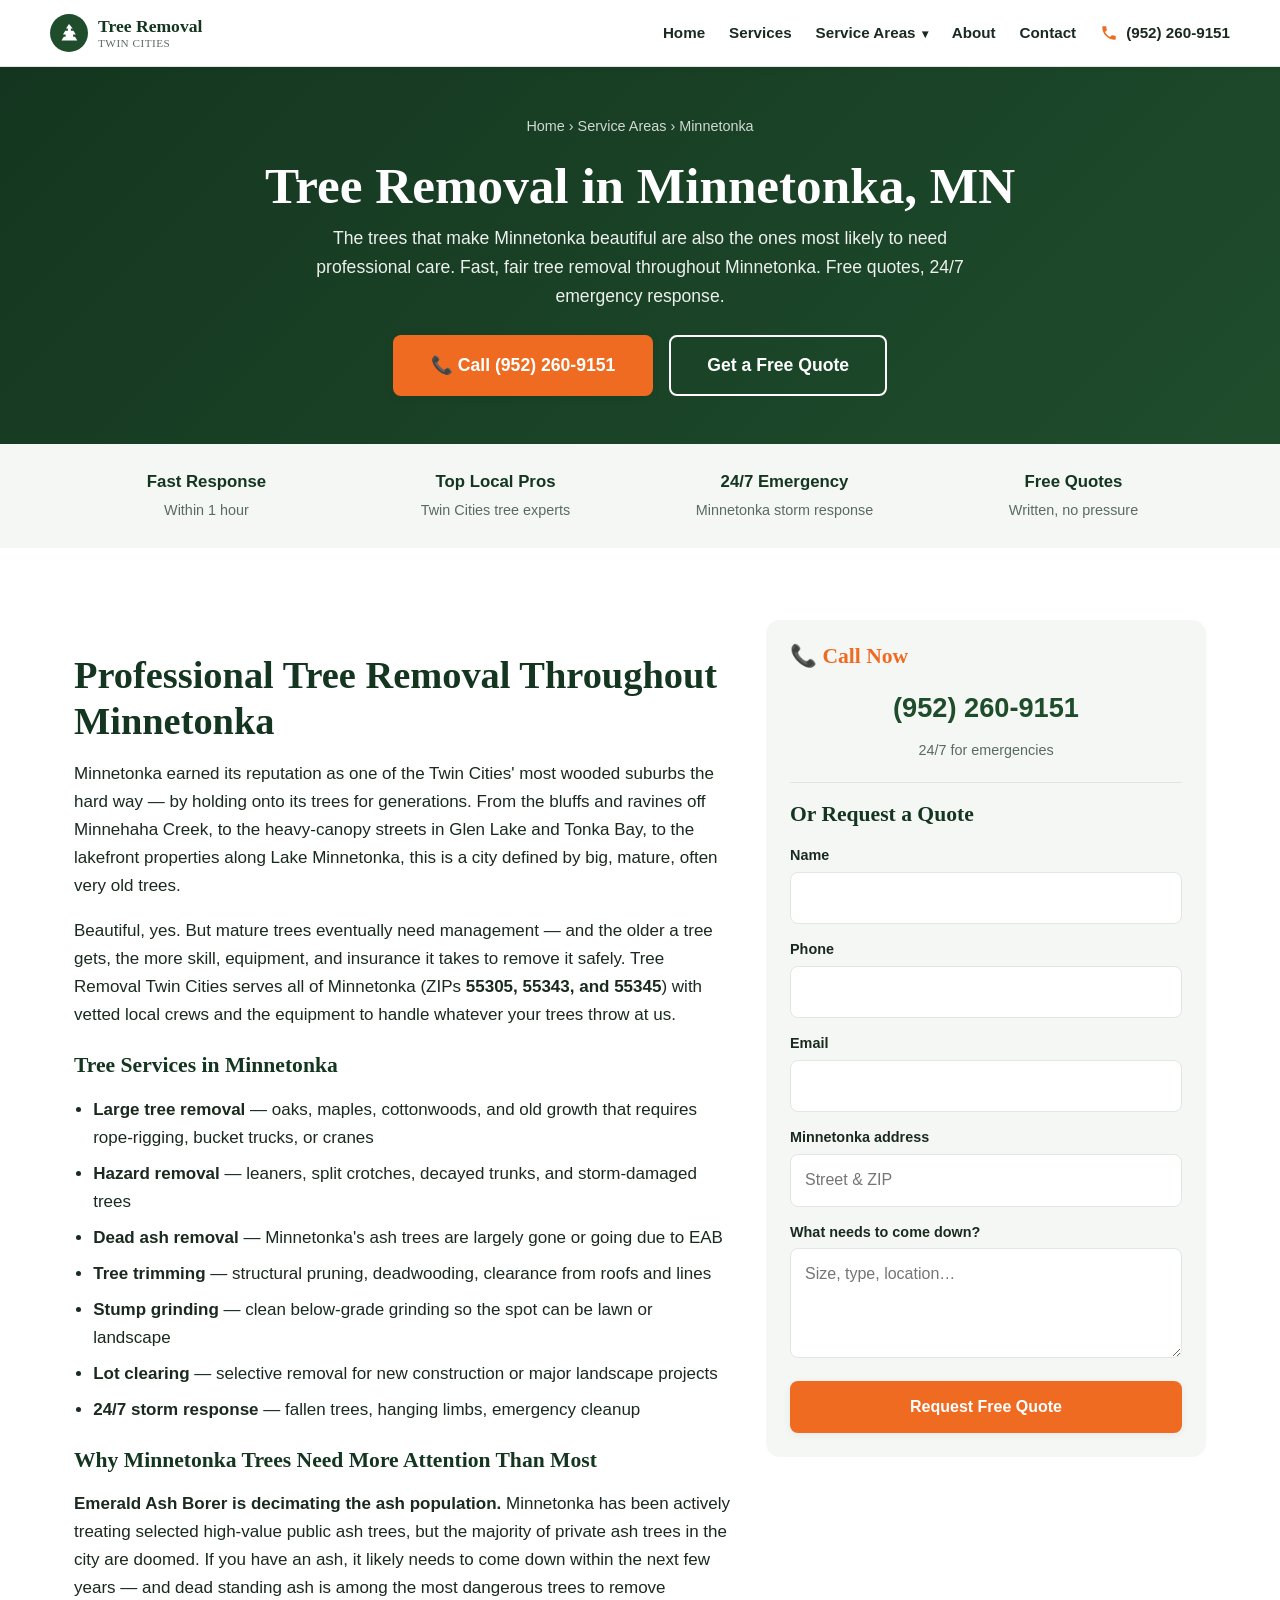
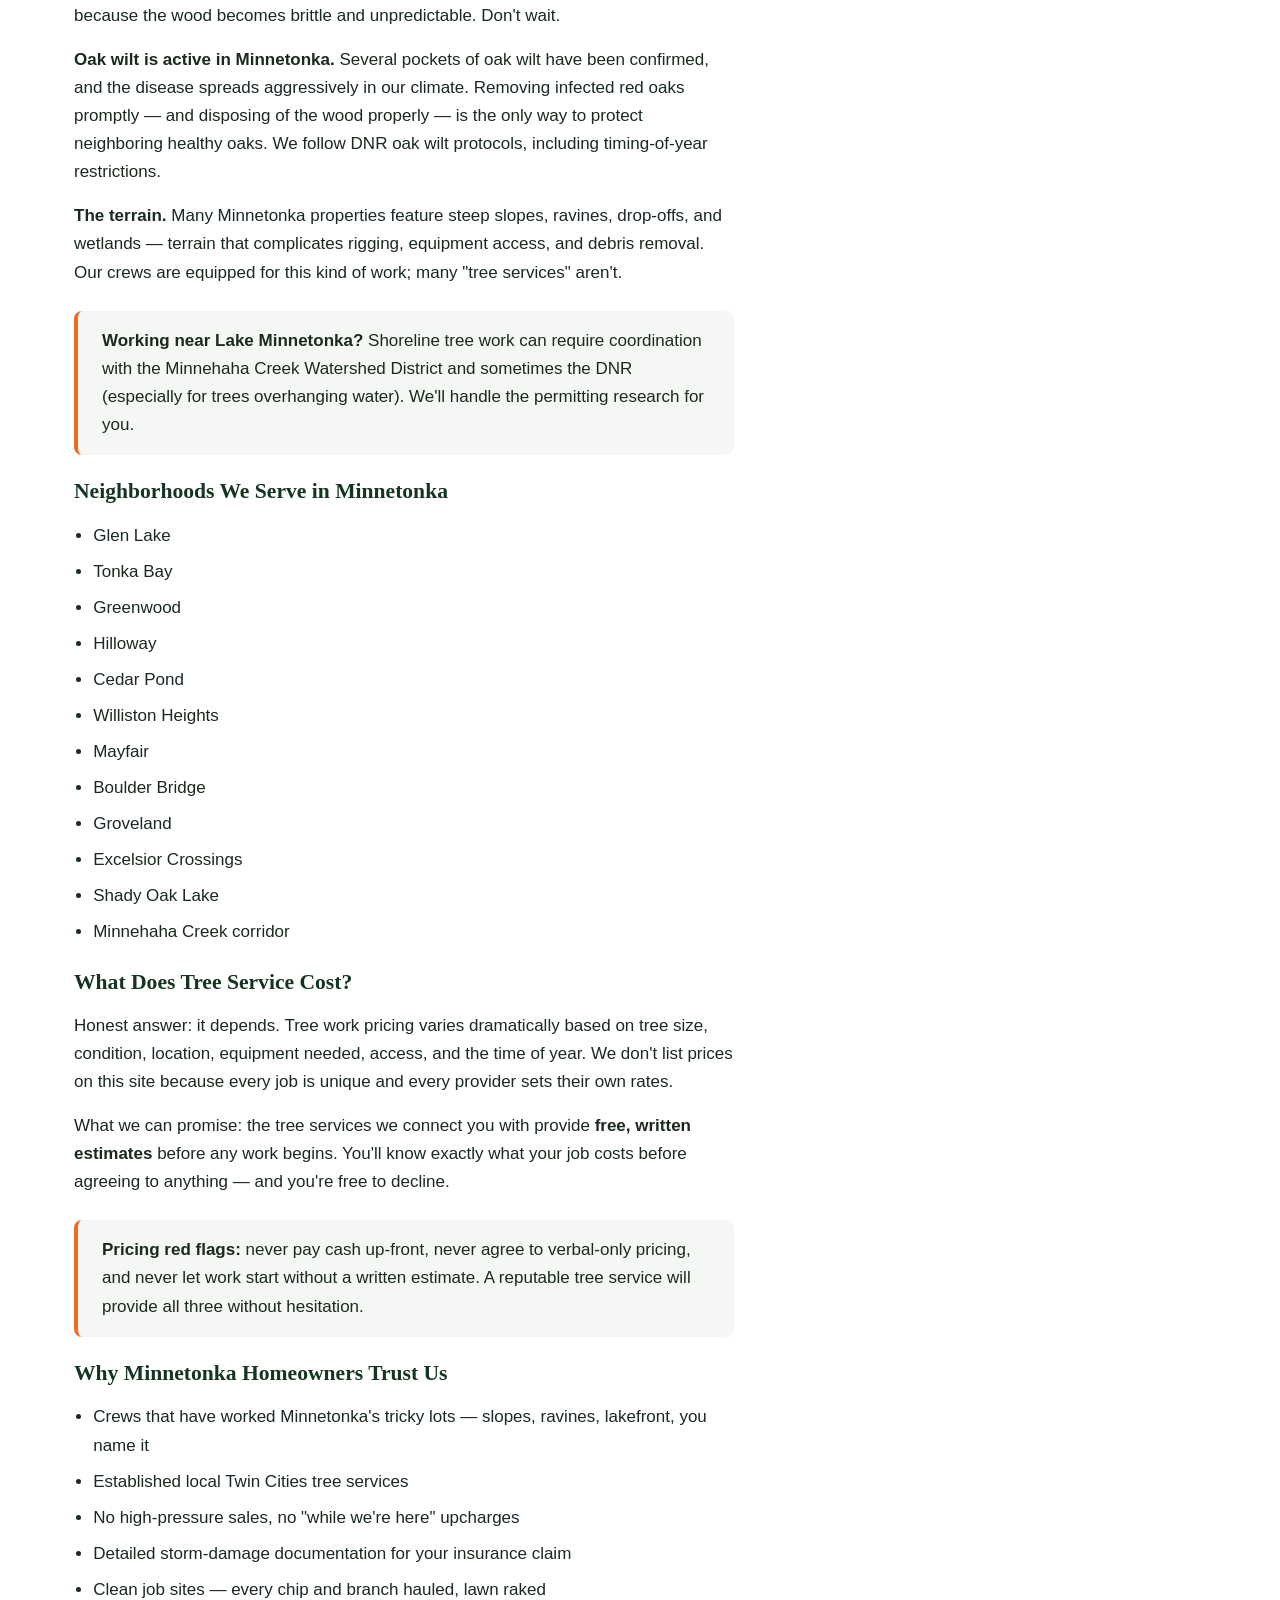
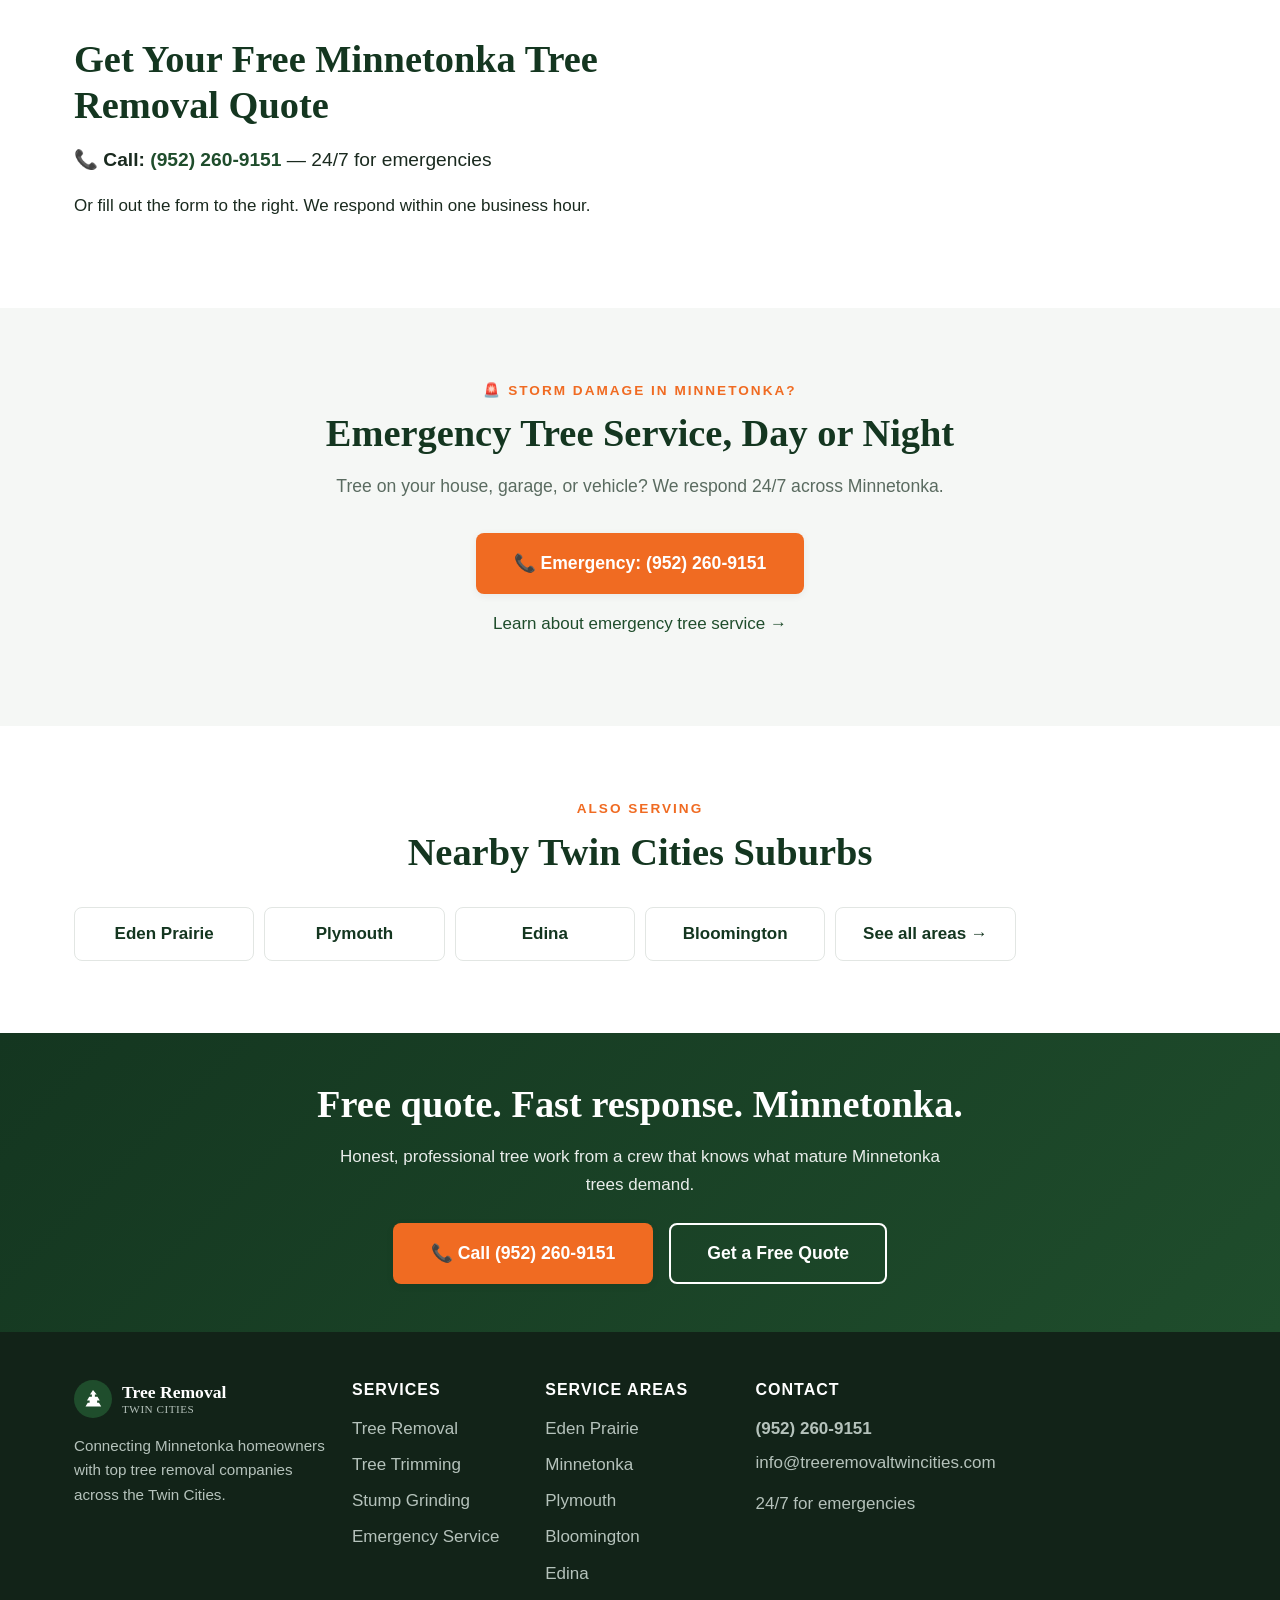
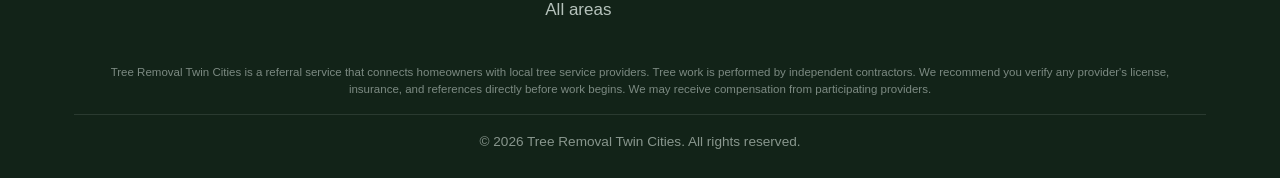
<file: minnetonka-tree-removal/index.html>
<!DOCTYPE html>
<html lang="en">
<head>
<meta charset="UTF-8">
<meta name="viewport" content="width=device-width, initial-scale=1.0">
<title>Tree Removal Minnetonka, MN | Top Local Pros | Free Quotes</title>
<meta name="description" content="Tree removal in Minnetonka, MN. Heavy tree cover, big EAB and oak wilt pressure. 24/7 emergency service. Free quotes. Free quotes — (952) 260-9151.">
<link rel="canonical" href="https://treeremovaltwincities.com/minnetonka-tree-removal/">
<meta name="theme-color" content="#1f4d2c">
<meta property="og:title" content="Tree Removal Minnetonka, MN | Tree Removal Twin Cities">
<meta property="og:description" content="Minnetonka's tree removal specialists — for big lots, mature trees, and the dense canopy this beautiful suburb is known for.">
<meta property="og:type" content="website">
<meta property="og:url" content="https://treeremovaltwincities.com/minnetonka-tree-removal/">
<link rel="icon" type="image/svg+xml" href="data:image/svg+xml,%3Csvg xmlns='http://www.w3.org/2000/svg' viewBox='0 0 32 32'%3E%3Crect width='32' height='32' rx='6' fill='%231f4d2c'/%3E%3Cpath fill='white' d='M16 5l-4 6h2v3h-3l-3 5h3v3h-2l-3 5h22l-3-5h-2v-3h3l-3-5h-3v-3h2z'/%3E%3C/svg%3E">
<link rel="stylesheet" href="../styles.css">
<script type="application/ld+json">
{
  "@context": "https://schema.org",
  "@type": "LocalBusiness",
  "name": "Tree Removal Twin Cities — Minnetonka",
  "url": "https://treeremovaltwincities.com/minnetonka-tree-removal/",
  "telephone": "+1-952-260-9151",
  "priceRange": "$$",
  "areaServed": { "@type": "City", "name": "Minnetonka", "containedInPlace": { "@type": "State", "name": "Minnesota" } },
  "address": { "@type": "PostalAddress", "addressLocality": "Minnetonka", "addressRegion": "MN", "addressCountry": "US" }
}
</script>
</head>
<body>

<header class="site-header">
  <div class="container header-inner">
    <a href="../index.html" class="logo">
      <span class="logo-mark" aria-hidden="true"><svg viewBox="0 0 32 32"><path d="M16 4l-4 6h2.5v3h-3.5l-3 5h3.5v3h-2.5l-3 5h21l-3-5h-2.5v-3h3.5l-3-5h-3.5v-3h2.5z"/></svg></span>
      <span class="logo-text">Tree Removal<br><small>TWIN CITIES</small></span>
    </a>
    <button class="nav-toggle" aria-label="Toggle menu" aria-expanded="false"><span></span><span></span><span></span></button>
    <nav class="main-nav" aria-label="Main">
      <ul>
        <li><a href="../index.html">Home</a></li>
        <li><a href="../services.html">Services</a></li>
        <li class="has-dropdown">
          <a href="../service-areas.html">Service Areas <span class="dropdown-arrow" aria-hidden="true">&#9662;</span></a>
          <ul class="dropdown-menu">
            <li><a href="../eden-prairie-tree-removal/">Eden Prairie</a></li>
            <li><a href="../minnetonka-tree-removal/">Minnetonka</a></li>
            <li><a href="../plymouth-tree-removal/">Plymouth</a></li>
            <li><a href="../bloomington-tree-removal/">Bloomington</a></li>
            <li><a href="../edina-tree-removal/">Edina</a></li>
            <li><a href="../service-areas.html">Greater Twin Cities &rsaquo;</a></li>
          </ul>
        </li>
        <li><a href="../about.html">About</a></li>
        <li><a href="../contact.html">Contact</a></li>
      </ul>
      <a href="tel:+19522609151" class="header-phone">
        <svg viewBox="0 0 24 24"><path d="M20 15.5c-1.25 0-2.45-.2-3.57-.57a1 1 0 0 0-1.02.24l-2.2 2.2a15.05 15.05 0 0 1-6.59-6.59l2.2-2.2a1 1 0 0 0 .25-1.02A11.36 11.36 0 0 1 8.5 4a1 1 0 0 0-1-1H4a1 1 0 0 0-1 1c0 9.39 7.61 17 17 17a1 1 0 0 0 1-1v-3.5a1 1 0 0 0-1-1z"/></svg>
        <span>(952) 260-9151</span>
      </a>
    </nav>
  </div>
</header>

<section class="page-hero">
  <div class="container">
    <nav class="breadcrumbs" aria-label="Breadcrumb">
      <a href="../index.html">Home</a> &rsaquo; <a href="../service-areas.html">Service Areas</a> &rsaquo; <span>Minnetonka</span>
    </nav>
    <h1>Tree Removal in Minnetonka, MN</h1>
    <p>The trees that make Minnetonka beautiful are also the ones most likely to need professional care. Fast, fair tree removal throughout Minnetonka. Free quotes, 24/7 emergency response.</p>
    <div class="hero-ctas" style="justify-content:center;margin-top:1.5rem;">
      <a href="tel:+19522609151" class="btn btn-primary btn-lg">📞 Call (952) 260-9151</a>
      <a href="#quote" class="btn btn-outline btn-lg" style="color:#fff;border-color:#fff;">Get a Free Quote</a>
    </div>
  </div>
</section>

<section class="trust-strip">
  <div class="container">
    <div class="trust-item"><strong>Fast Response</strong><span>Within 1 hour</span></div>
    <div class="trust-item"><strong>Top Local Pros</strong><span>Twin Cities tree experts</span></div>
    <div class="trust-item"><strong>24/7 Emergency</strong><span>Minnetonka storm response</span></div>
    <div class="trust-item"><strong>Free Quotes</strong><span>Written, no pressure</span></div>
  </div>
</section>

<section>
  <div class="container">
    <div class="split">
      <article class="prose">
        <h2>Professional Tree Removal Throughout Minnetonka</h2>
        <p>Minnetonka earned its reputation as one of the Twin Cities' most wooded suburbs the hard way — by holding onto its trees for generations. From the bluffs and ravines off Minnehaha Creek, to the heavy-canopy streets in Glen Lake and Tonka Bay, to the lakefront properties along Lake Minnetonka, this is a city defined by big, mature, often very old trees.</p>

        <p>Beautiful, yes. But mature trees eventually need management — and the older a tree gets, the more skill, equipment, and insurance it takes to remove it safely. Tree Removal Twin Cities serves all of Minnetonka (ZIPs <strong>55305, 55343, and 55345</strong>) with vetted local crews and the equipment to handle whatever your trees throw at us.</p>

        <h3>Tree Services in Minnetonka</h3>
        <ul>
          <li><strong>Large tree removal</strong> — oaks, maples, cottonwoods, and old growth that requires rope-rigging, bucket trucks, or cranes</li>
          <li><strong>Hazard removal</strong> — leaners, split crotches, decayed trunks, and storm-damaged trees</li>
          <li><strong>Dead ash removal</strong> — Minnetonka's ash trees are largely gone or going due to EAB</li>
          <li><strong>Tree trimming</strong> — structural pruning, deadwooding, clearance from roofs and lines</li>
          <li><strong>Stump grinding</strong> — clean below-grade grinding so the spot can be lawn or landscape</li>
          <li><strong>Lot clearing</strong> — selective removal for new construction or major landscape projects</li>
          <li><strong>24/7 storm response</strong> — fallen trees, hanging limbs, emergency cleanup</li>
        </ul>

        <h3>Why Minnetonka Trees Need More Attention Than Most</h3>
        <p><strong>Emerald Ash Borer is decimating the ash population.</strong> Minnetonka has been actively treating selected high-value public ash trees, but the majority of private ash trees in the city are doomed. If you have an ash, it likely needs to come down within the next few years — and dead standing ash is among the most dangerous trees to remove because the wood becomes brittle and unpredictable. Don't wait.</p>

        <p><strong>Oak wilt is active in Minnetonka.</strong> Several pockets of oak wilt have been confirmed, and the disease spreads aggressively in our climate. Removing infected red oaks promptly — and disposing of the wood properly — is the only way to protect neighboring healthy oaks. We follow DNR oak wilt protocols, including timing-of-year restrictions.</p>

        <p><strong>The terrain.</strong> Many Minnetonka properties feature steep slopes, ravines, drop-offs, and wetlands — terrain that complicates rigging, equipment access, and debris removal. Our crews are equipped for this kind of work; many "tree services" aren't.</p>

        <div class="callout">
          <strong>Working near Lake Minnetonka?</strong> Shoreline tree work can require coordination with the Minnehaha Creek Watershed District and sometimes the DNR (especially for trees overhanging water). We'll handle the permitting research for you.
        </div>

        <h3>Neighborhoods We Serve in Minnetonka</h3>
        <ul>
          <li>Glen Lake</li>
          <li>Tonka Bay</li>
          <li>Greenwood</li>
          <li>Hilloway</li>
          <li>Cedar Pond</li>
          <li>Williston Heights</li>
          <li>Mayfair</li>
          <li>Boulder Bridge</li>
          <li>Groveland</li>
          <li>Excelsior Crossings</li>
          <li>Shady Oak Lake</li>
          <li>Minnehaha Creek corridor</li>
        </ul>

        <h3>What Does Tree Service Cost?</h3>
        <p>Honest answer: it depends. Tree work pricing varies dramatically based on tree size, condition, location, equipment needed, access, and the time of year. We don't list prices on this site because every job is unique and every provider sets their own rates.</p>
        <p>What we can promise: the tree services we connect you with provide <strong>free, written estimates</strong> before any work begins. You'll know exactly what your job costs before agreeing to anything — and you're free to decline.</p>
        <div class="callout">
          <strong>Pricing red flags:</strong> never pay cash up-front, never agree to verbal-only pricing, and never let work start without a written estimate. A reputable tree service will provide all three without hesitation.
        </div>

        <h3>Why Minnetonka Homeowners Trust Us</h3>
        <ul>
          <li>Crews that have worked Minnetonka's tricky lots — slopes, ravines, lakefront, you name it</li>
          <li>Established local Twin Cities tree services</li>
          <li>No high-pressure sales, no "while we're here" upcharges</li>
          <li>Detailed storm-damage documentation for your insurance claim</li>
          <li>Clean job sites — every chip and branch hauled, lawn raked</li>
        </ul>

        <h2>Get Your Free Minnetonka Tree Removal Quote</h2>
        <p style="font-size:1.2rem;"><strong>📞 Call: <a href="tel:+19522609151">(952) 260-9151</a></strong> — 24/7 for emergencies</p>
        <p>Or fill out the form to the right. We respond within one business hour.</p>
      </article>

      <aside class="sidebar" id="quote">
        <h3 style="color:var(--color-accent);margin-top:0;">📞 Call Now</h3>
        <p style="font-size:1.7rem;font-weight:800;text-align:center;margin:0.5rem 0;"><a href="tel:+19522609151">(952) 260-9151</a></p>
        <p style="color:var(--color-text-muted);font-size:0.9rem;text-align:center;margin-bottom:1.2rem;">24/7 for emergencies</p>
        <hr style="border:none;border-top:1px solid var(--color-border);margin-bottom:1.2rem;">
        <h3>Or Request a Quote</h3>
        <form data-lead-form action="https://formspree.io/f/mykvgkoo" method="POST" novalidate>
          <input type="hidden" name="city" value="Minnetonka">
          <input type="hidden" name="service_page" value="Minnetonka Tree Removal">
          <div class="form-row"><label for="s-name">Name</label><input id="s-name" name="name" type="text" required></div>
          <div class="form-row"><label for="s-phone">Phone</label><input id="s-phone" name="phone" type="tel" required></div>
          <div class="form-row"><label for="s-email">Email</label><input id="s-email" name="email" type="email" required></div>
          <div class="form-row"><label for="s-address">Minnetonka address</label><input id="s-address" name="address" type="text" placeholder="Street &amp; ZIP"></div>
          <div class="form-row"><label for="s-details">What needs to come down?</label><textarea id="s-details" name="details" placeholder="Size, type, location…"></textarea></div>
          <button type="submit" class="btn btn-primary" style="width:100%;">Request Free Quote</button>
        </form>
      </aside>
    </div>
  </div>
</section>

<section class="section-alt">
  <div class="container">
    <div class="section-head">
      <div class="eyebrow">🚨 Storm Damage in Minnetonka?</div>
      <h2>Emergency Tree Service, Day or Night</h2>
      <p>Tree on your house, garage, or vehicle? We respond 24/7 across Minnetonka.</p>
    </div>
    <p class="text-center">
      <a href="tel:+19522609151" class="btn btn-primary btn-lg">📞 Emergency: (952) 260-9151</a>
    </p>
    <p class="text-center" style="margin-top:1rem;"><a href="../emergency-tree-service.html">Learn about emergency tree service →</a></p>
  </div>
</section>

<section>
  <div class="container">
    <div class="section-head">
      <div class="eyebrow">Also Serving</div>
      <h2>Nearby Twin Cities Suburbs</h2>
    </div>
    <ul class="areas-list">
      <li><a href="../eden-prairie-tree-removal/" style="color:inherit;text-decoration:none;display:block;">Eden Prairie</a></li>
      <li><a href="../plymouth-tree-removal/" style="color:inherit;text-decoration:none;display:block;">Plymouth</a></li>
      <li><a href="../edina-tree-removal/" style="color:inherit;text-decoration:none;display:block;">Edina</a></li>
      <li><a href="../bloomington-tree-removal/" style="color:inherit;text-decoration:none;display:block;">Bloomington</a></li>
      <li><a href="../service-areas.html" style="color:inherit;text-decoration:none;display:block;">See all areas →</a></li>
    </ul>
  </div>
</section>

<section class="cta-band">
  <div class="container">
    <h2>Free quote. Fast response. Minnetonka.</h2>
    <p>Honest, professional tree work from a crew that knows what mature Minnetonka trees demand.</p>
    <div class="hero-ctas" style="justify-content:center;">
      <a href="tel:+19522609151" class="btn btn-primary btn-lg">📞 Call (952) 260-9151</a>
      <a href="#quote" class="btn btn-outline btn-lg">Get a Free Quote</a>
    </div>
  </div>
</section>

<footer class="site-footer">
  <div class="container">
    <div class="footer-grid">
      <div>
        <a href="../index.html" class="logo">
          <span class="logo-mark" aria-hidden="true"><svg viewBox="0 0 32 32" style="width:24px;height:24px;fill:white;"><path d="M16 4l-4 6h2.5v3h-3.5l-3 5h3.5v3h-2.5l-3 5h21l-3-5h-2.5v-3h3.5l-3-5h-3.5v-3h2.5z"/></svg></span>
          <span class="logo-text">Tree Removal<br><small>TWIN CITIES</small></span>
        </a>
        <p class="footer-about">Connecting Minnetonka homeowners with top tree removal companies across the Twin Cities.</p>
      </div>
      <div>
        <h4>Services</h4>
        <ul>
          <li><a href="../tree-removal.html">Tree Removal</a></li>
          <li><a href="../tree-trimming.html">Tree Trimming</a></li>
          <li><a href="../stump-grinding.html">Stump Grinding</a></li>
          <li><a href="../emergency-tree-service.html">Emergency Service</a></li>
        </ul>
      </div>
      <div>
        <h4>Service Areas</h4>
        <ul>
          <li><a href="../eden-prairie-tree-removal/">Eden Prairie</a></li>
          <li><a href="../minnetonka-tree-removal/">Minnetonka</a></li>
          <li><a href="../plymouth-tree-removal/">Plymouth</a></li>
          <li><a href="../bloomington-tree-removal/">Bloomington</a></li>
          <li><a href="../edina-tree-removal/">Edina</a></li>
          <li><a href="../service-areas.html">All areas</a></li>
        </ul>
      </div>
      <div class="footer-contact">
        <h4>Contact</h4>
        <a href="tel:+19522609151"><strong>(952) 260-9151</strong></a>
        <a href="mailto:info@treeremovaltwincities.com">info@treeremovaltwincities.com</a>
        <p style="margin-top:0.8rem;">24/7 for emergencies</p>
      </div>
    </div>
    <p style="font-size:0.72rem;color:#7c8a82;text-align:center;margin:0.5rem 0 1rem;line-height:1.5;padding:0 1rem;">Tree Removal Twin Cities is a referral service that connects homeowners with local tree service providers. Tree work is performed by independent contractors. We recommend you verify any provider's license, insurance, and references directly before work begins. We may receive compensation from participating providers.</p>
    <div class="footer-bottom">&copy; <span data-current-year></span> Tree Removal Twin Cities. All rights reserved.</div>
  </div>
</footer>

<script src="../script.js"></script>
</body>
</html>
</file>
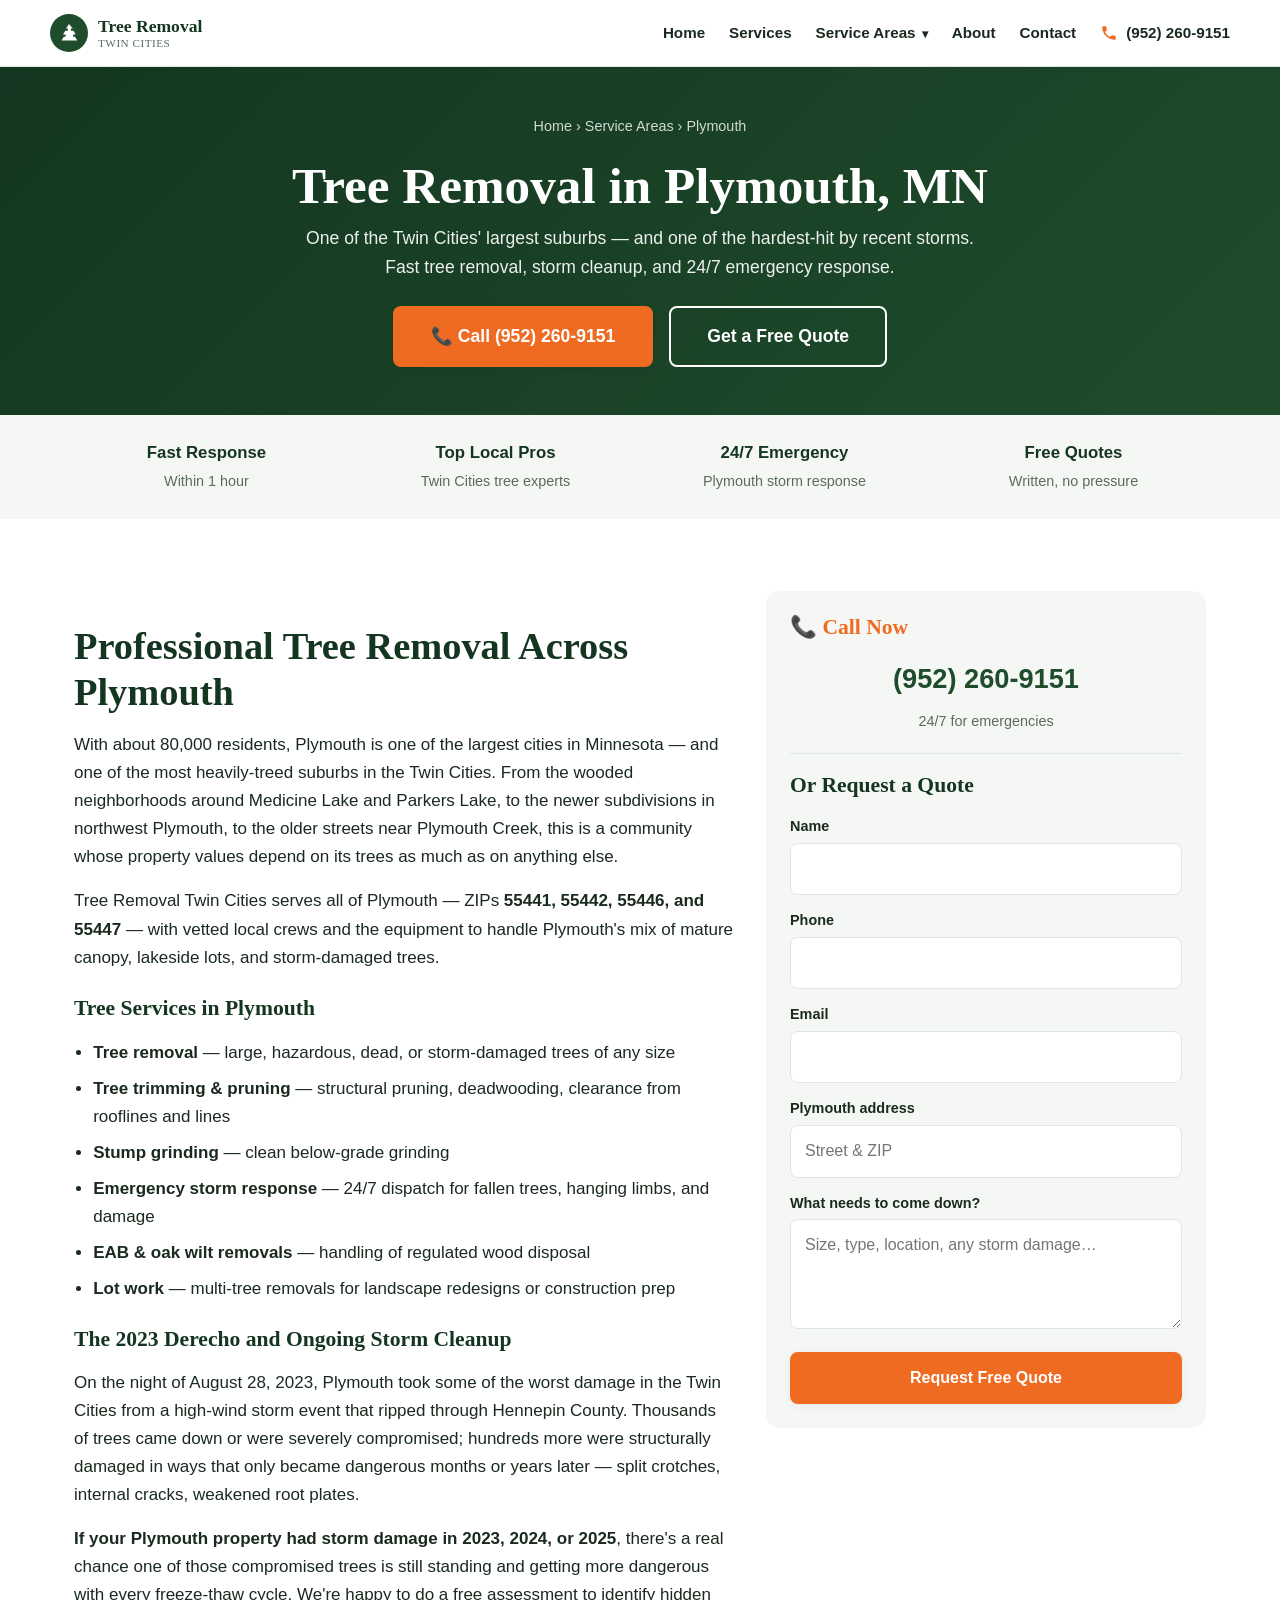
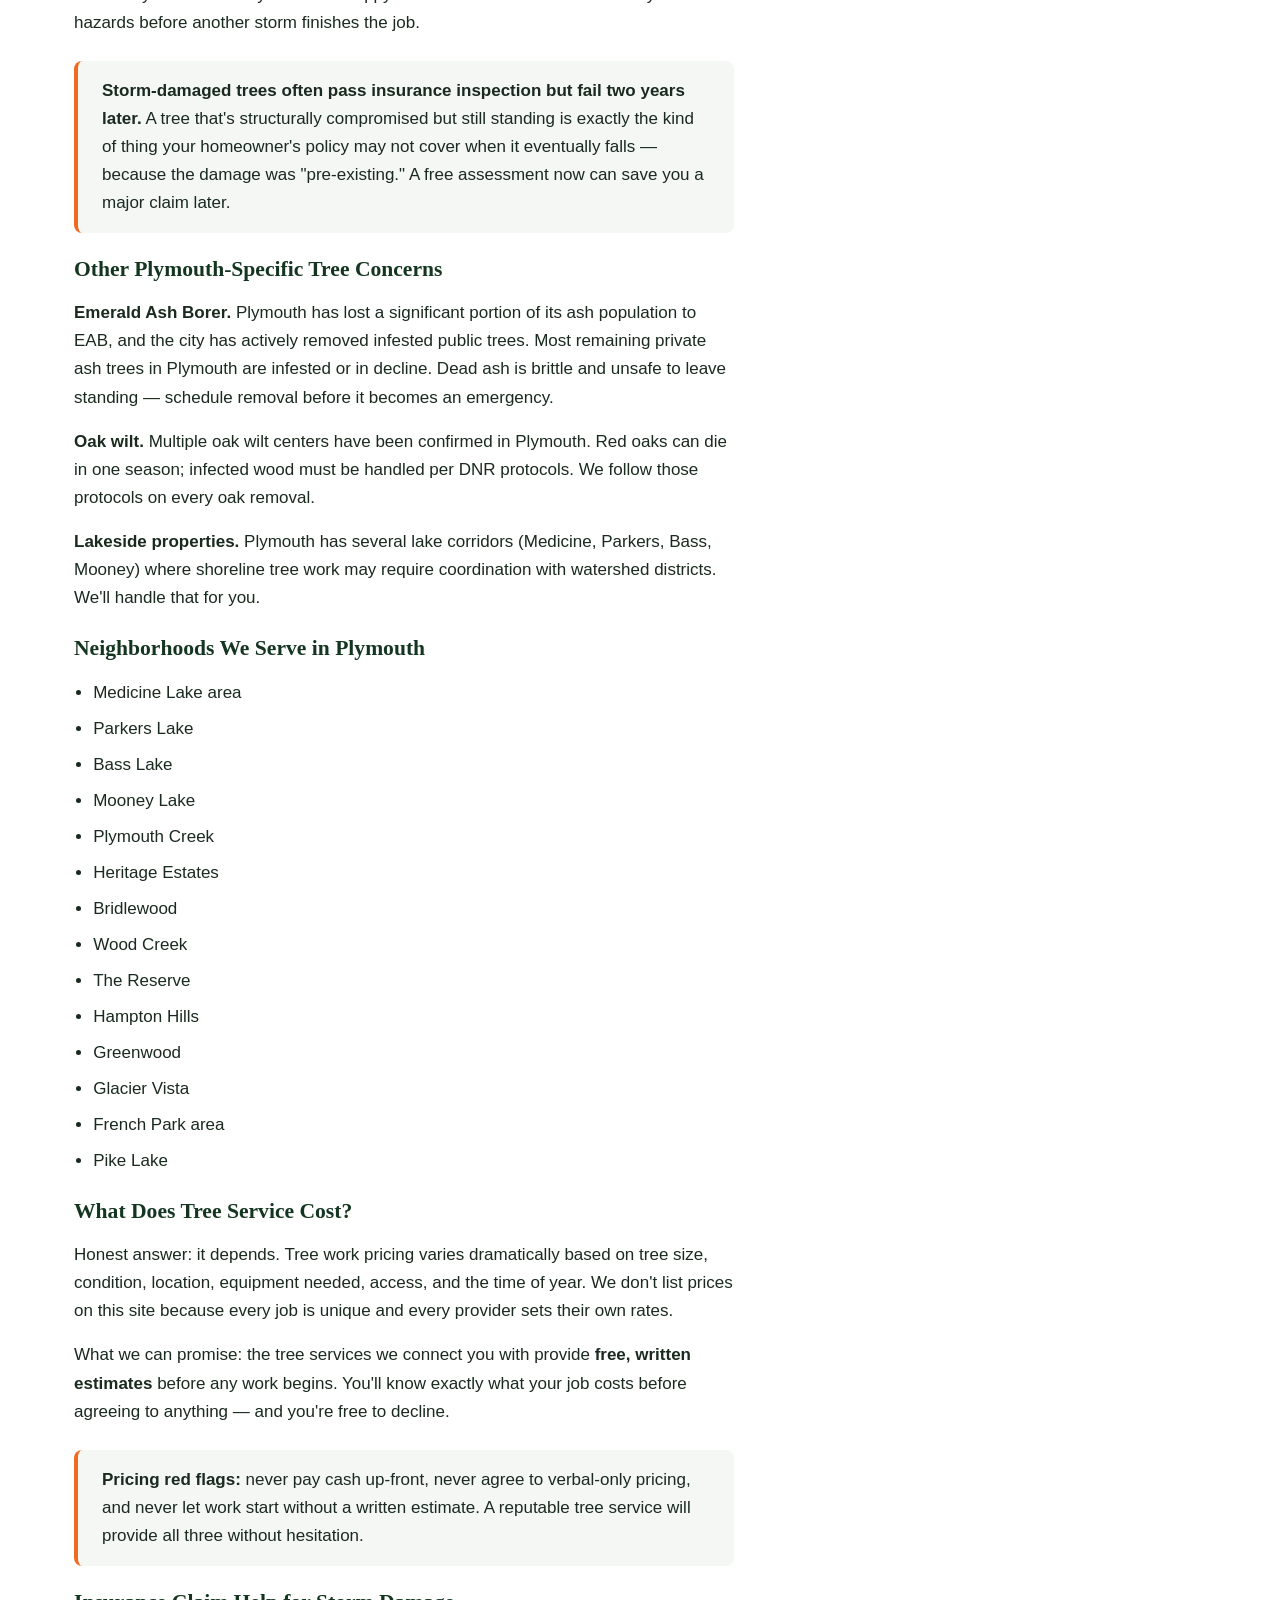
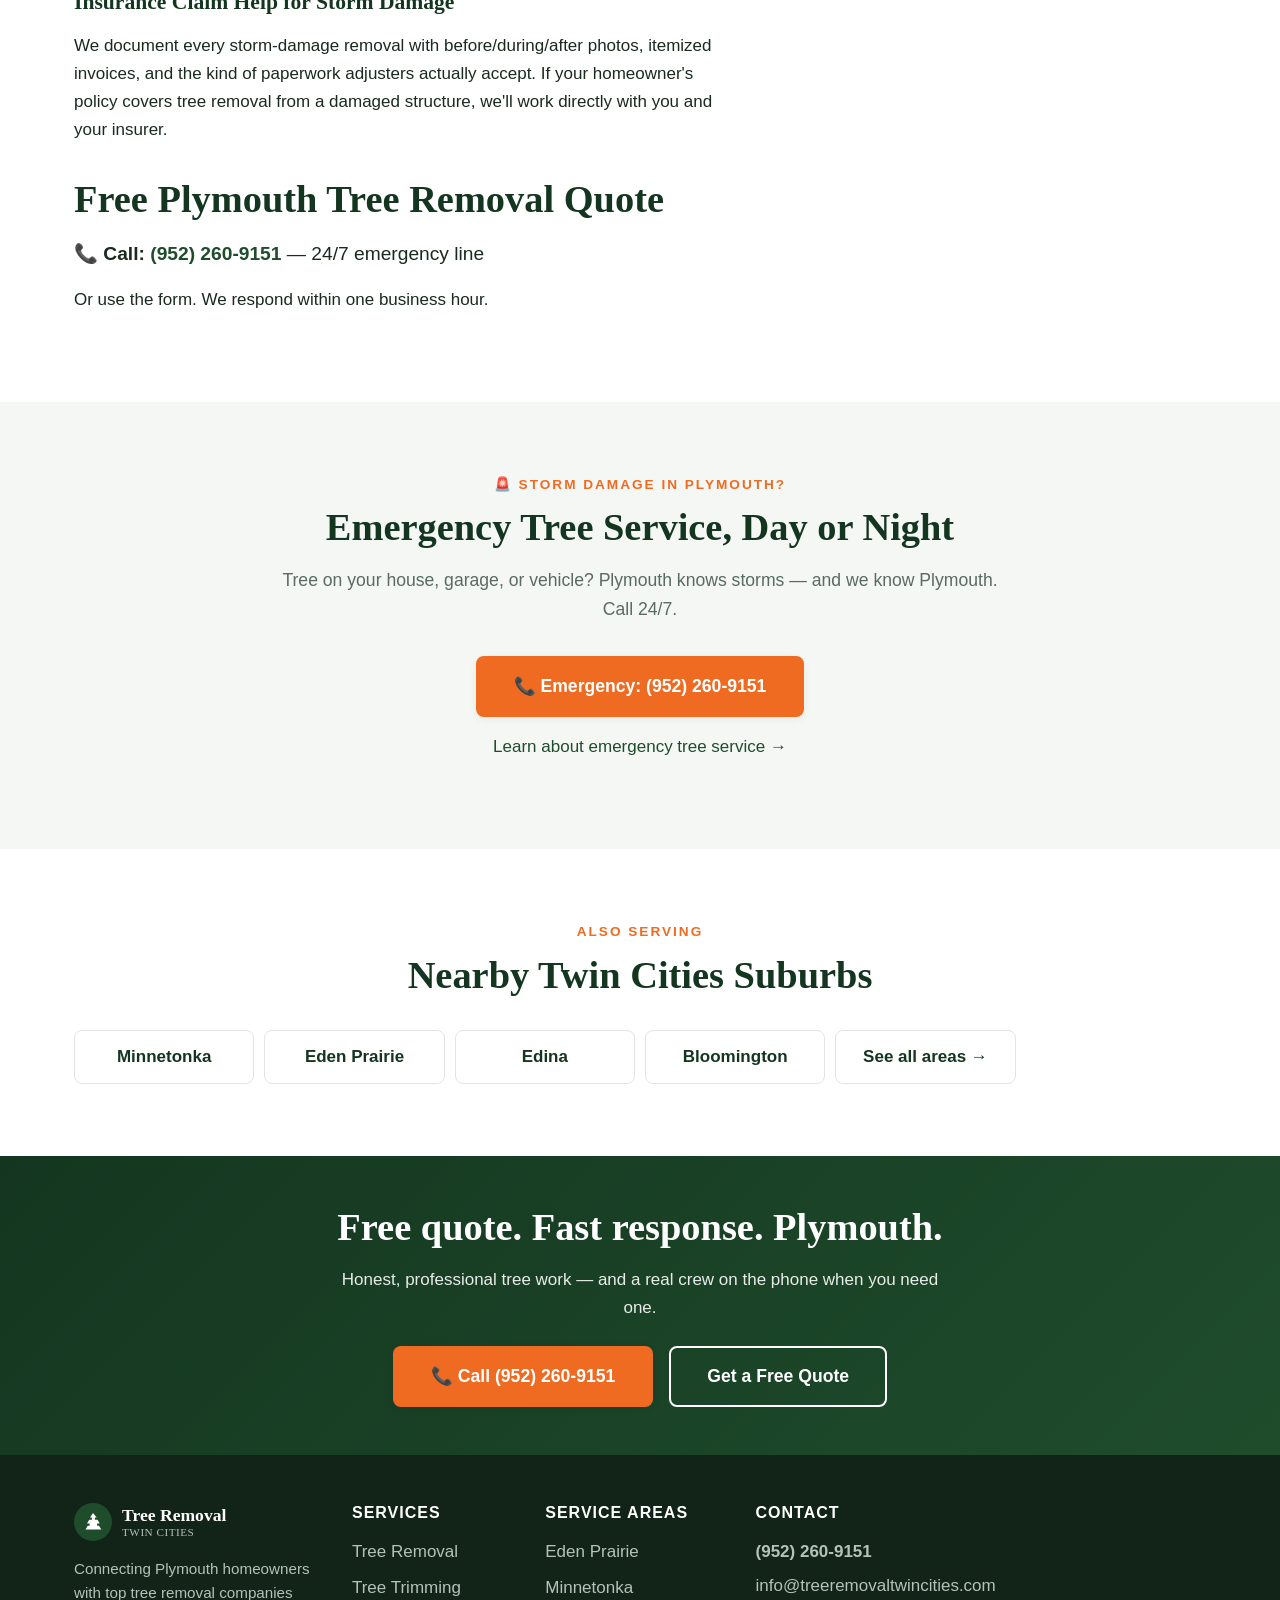
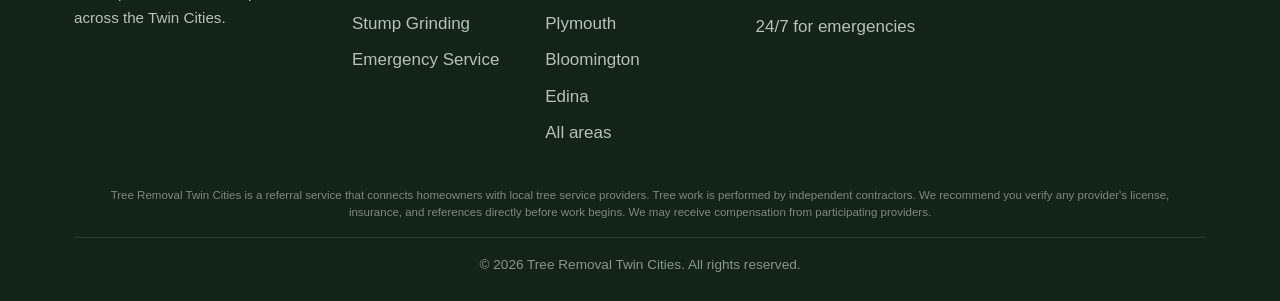
<file: plymouth-tree-removal/index.html>
<!DOCTYPE html>
<html lang="en">
<head>
<meta charset="UTF-8">
<meta name="viewport" content="width=device-width, initial-scale=1.0">
<title>Tree Removal Plymouth, MN | Storm Damage Specialists | Free Quotes</title>
<meta name="description" content="Tree removal in Plymouth, MN. Storm damage experts — Plymouth was hit hard by the 2023 derecho. 24/7 emergency service. Free quotes. Free quotes (952) 260-9151.">
<link rel="canonical" href="https://treeremovaltwincities.com/plymouth-tree-removal/">
<meta name="theme-color" content="#1f4d2c">
<meta property="og:title" content="Tree Removal Plymouth, MN | Tree Removal Twin Cities">
<meta property="og:description" content="Plymouth tree removal, trimming, stump grinding, and 24/7 storm response. Free quotes.">
<meta property="og:type" content="website">
<meta property="og:url" content="https://treeremovaltwincities.com/plymouth-tree-removal/">
<link rel="icon" type="image/svg+xml" href="data:image/svg+xml,%3Csvg xmlns='http://www.w3.org/2000/svg' viewBox='0 0 32 32'%3E%3Crect width='32' height='32' rx='6' fill='%231f4d2c'/%3E%3Cpath fill='white' d='M16 5l-4 6h2v3h-3l-3 5h3v3h-2l-3 5h22l-3-5h-2v-3h3l-3-5h-3v-3h2z'/%3E%3C/svg%3E">
<link rel="stylesheet" href="../styles.css">
<script type="application/ld+json">
{
  "@context": "https://schema.org",
  "@type": "LocalBusiness",
  "name": "Tree Removal Twin Cities — Plymouth",
  "url": "https://treeremovaltwincities.com/plymouth-tree-removal/",
  "telephone": "+1-952-260-9151",
  "priceRange": "$$",
  "areaServed": { "@type": "City", "name": "Plymouth", "containedInPlace": { "@type": "State", "name": "Minnesota" } },
  "address": { "@type": "PostalAddress", "addressLocality": "Plymouth", "addressRegion": "MN", "addressCountry": "US" }
}
</script>
</head>
<body>

<header class="site-header">
  <div class="container header-inner">
    <a href="../index.html" class="logo">
      <span class="logo-mark" aria-hidden="true"><svg viewBox="0 0 32 32"><path d="M16 4l-4 6h2.5v3h-3.5l-3 5h3.5v3h-2.5l-3 5h21l-3-5h-2.5v-3h3.5l-3-5h-3.5v-3h2.5z"/></svg></span>
      <span class="logo-text">Tree Removal<br><small>TWIN CITIES</small></span>
    </a>
    <button class="nav-toggle" aria-label="Toggle menu" aria-expanded="false"><span></span><span></span><span></span></button>
    <nav class="main-nav" aria-label="Main">
      <ul>
        <li><a href="../index.html">Home</a></li>
        <li><a href="../services.html">Services</a></li>
        <li class="has-dropdown">
          <a href="../service-areas.html">Service Areas <span class="dropdown-arrow" aria-hidden="true">&#9662;</span></a>
          <ul class="dropdown-menu">
            <li><a href="../eden-prairie-tree-removal/">Eden Prairie</a></li>
            <li><a href="../minnetonka-tree-removal/">Minnetonka</a></li>
            <li><a href="../plymouth-tree-removal/">Plymouth</a></li>
            <li><a href="../bloomington-tree-removal/">Bloomington</a></li>
            <li><a href="../edina-tree-removal/">Edina</a></li>
            <li><a href="../service-areas.html">Greater Twin Cities &rsaquo;</a></li>
          </ul>
        </li>
        <li><a href="../about.html">About</a></li>
        <li><a href="../contact.html">Contact</a></li>
      </ul>
      <a href="tel:+19522609151" class="header-phone">
        <svg viewBox="0 0 24 24"><path d="M20 15.5c-1.25 0-2.45-.2-3.57-.57a1 1 0 0 0-1.02.24l-2.2 2.2a15.05 15.05 0 0 1-6.59-6.59l2.2-2.2a1 1 0 0 0 .25-1.02A11.36 11.36 0 0 1 8.5 4a1 1 0 0 0-1-1H4a1 1 0 0 0-1 1c0 9.39 7.61 17 17 17a1 1 0 0 0 1-1v-3.5a1 1 0 0 0-1-1z"/></svg>
        <span>(952) 260-9151</span>
      </a>
    </nav>
  </div>
</header>

<section class="page-hero">
  <div class="container">
    <nav class="breadcrumbs" aria-label="Breadcrumb">
      <a href="../index.html">Home</a> &rsaquo; <a href="../service-areas.html">Service Areas</a> &rsaquo; <span>Plymouth</span>
    </nav>
    <h1>Tree Removal in Plymouth, MN</h1>
    <p>One of the Twin Cities' largest suburbs — and one of the hardest-hit by recent storms. Fast tree removal, storm cleanup, and 24/7 emergency response.</p>
    <div class="hero-ctas" style="justify-content:center;margin-top:1.5rem;">
      <a href="tel:+19522609151" class="btn btn-primary btn-lg">📞 Call (952) 260-9151</a>
      <a href="#quote" class="btn btn-outline btn-lg" style="color:#fff;border-color:#fff;">Get a Free Quote</a>
    </div>
  </div>
</section>

<section class="trust-strip">
  <div class="container">
    <div class="trust-item"><strong>Fast Response</strong><span>Within 1 hour</span></div>
    <div class="trust-item"><strong>Top Local Pros</strong><span>Twin Cities tree experts</span></div>
    <div class="trust-item"><strong>24/7 Emergency</strong><span>Plymouth storm response</span></div>
    <div class="trust-item"><strong>Free Quotes</strong><span>Written, no pressure</span></div>
  </div>
</section>

<section>
  <div class="container">
    <div class="split">
      <article class="prose">
        <h2>Professional Tree Removal Across Plymouth</h2>
        <p>With about 80,000 residents, Plymouth is one of the largest cities in Minnesota — and one of the most heavily-treed suburbs in the Twin Cities. From the wooded neighborhoods around Medicine Lake and Parkers Lake, to the newer subdivisions in northwest Plymouth, to the older streets near Plymouth Creek, this is a community whose property values depend on its trees as much as on anything else.</p>

        <p>Tree Removal Twin Cities serves all of Plymouth — ZIPs <strong>55441, 55442, 55446, and 55447</strong> — with vetted local crews and the equipment to handle Plymouth's mix of mature canopy, lakeside lots, and storm-damaged trees.</p>

        <h3>Tree Services in Plymouth</h3>
        <ul>
          <li><strong>Tree removal</strong> — large, hazardous, dead, or storm-damaged trees of any size</li>
          <li><strong>Tree trimming &amp; pruning</strong> — structural pruning, deadwooding, clearance from rooflines and lines</li>
          <li><strong>Stump grinding</strong> — clean below-grade grinding</li>
          <li><strong>Emergency storm response</strong> — 24/7 dispatch for fallen trees, hanging limbs, and damage</li>
          <li><strong>EAB &amp; oak wilt removals</strong> — handling of regulated wood disposal</li>
          <li><strong>Lot work</strong> — multi-tree removals for landscape redesigns or construction prep</li>
        </ul>

        <h3>The 2023 Derecho and Ongoing Storm Cleanup</h3>
        <p>On the night of August 28, 2023, Plymouth took some of the worst damage in the Twin Cities from a high-wind storm event that ripped through Hennepin County. Thousands of trees came down or were severely compromised; hundreds more were structurally damaged in ways that only became dangerous months or years later — split crotches, internal cracks, weakened root plates.</p>

        <p><strong>If your Plymouth property had storm damage in 2023, 2024, or 2025</strong>, there's a real chance one of those compromised trees is still standing and getting more dangerous with every freeze-thaw cycle. We're happy to do a free assessment to identify hidden hazards before another storm finishes the job.</p>

        <div class="callout">
          <strong>Storm-damaged trees often pass insurance inspection but fail two years later.</strong> A tree that's structurally compromised but still standing is exactly the kind of thing your homeowner's policy may not cover when it eventually falls — because the damage was "pre-existing." A free assessment now can save you a major claim later.
        </div>

        <h3>Other Plymouth-Specific Tree Concerns</h3>
        <p><strong>Emerald Ash Borer.</strong> Plymouth has lost a significant portion of its ash population to EAB, and the city has actively removed infested public trees. Most remaining private ash trees in Plymouth are infested or in decline. Dead ash is brittle and unsafe to leave standing — schedule removal before it becomes an emergency.</p>

        <p><strong>Oak wilt.</strong> Multiple oak wilt centers have been confirmed in Plymouth. Red oaks can die in one season; infected wood must be handled per DNR protocols. We follow those protocols on every oak removal.</p>

        <p><strong>Lakeside properties.</strong> Plymouth has several lake corridors (Medicine, Parkers, Bass, Mooney) where shoreline tree work may require coordination with watershed districts. We'll handle that for you.</p>

        <h3>Neighborhoods We Serve in Plymouth</h3>
        <ul>
          <li>Medicine Lake area</li>
          <li>Parkers Lake</li>
          <li>Bass Lake</li>
          <li>Mooney Lake</li>
          <li>Plymouth Creek</li>
          <li>Heritage Estates</li>
          <li>Bridlewood</li>
          <li>Wood Creek</li>
          <li>The Reserve</li>
          <li>Hampton Hills</li>
          <li>Greenwood</li>
          <li>Glacier Vista</li>
          <li>French Park area</li>
          <li>Pike Lake</li>
        </ul>

        <h3>What Does Tree Service Cost?</h3>
        <p>Honest answer: it depends. Tree work pricing varies dramatically based on tree size, condition, location, equipment needed, access, and the time of year. We don't list prices on this site because every job is unique and every provider sets their own rates.</p>
        <p>What we can promise: the tree services we connect you with provide <strong>free, written estimates</strong> before any work begins. You'll know exactly what your job costs before agreeing to anything — and you're free to decline.</p>
        <div class="callout">
          <strong>Pricing red flags:</strong> never pay cash up-front, never agree to verbal-only pricing, and never let work start without a written estimate. A reputable tree service will provide all three without hesitation.
        </div>

        <h3>Insurance Claim Help for Storm Damage</h3>
        <p>We document every storm-damage removal with before/during/after photos, itemized invoices, and the kind of paperwork adjusters actually accept. If your homeowner's policy covers tree removal from a damaged structure, we'll work directly with you and your insurer.</p>

        <h2>Free Plymouth Tree Removal Quote</h2>
        <p style="font-size:1.2rem;"><strong>📞 Call: <a href="tel:+19522609151">(952) 260-9151</a></strong> — 24/7 emergency line</p>
        <p>Or use the form. We respond within one business hour.</p>
      </article>

      <aside class="sidebar" id="quote">
        <h3 style="color:var(--color-accent);margin-top:0;">📞 Call Now</h3>
        <p style="font-size:1.7rem;font-weight:800;text-align:center;margin:0.5rem 0;"><a href="tel:+19522609151">(952) 260-9151</a></p>
        <p style="color:var(--color-text-muted);font-size:0.9rem;text-align:center;margin-bottom:1.2rem;">24/7 for emergencies</p>
        <hr style="border:none;border-top:1px solid var(--color-border);margin-bottom:1.2rem;">
        <h3>Or Request a Quote</h3>
        <form data-lead-form action="https://formspree.io/f/mykvgkoo" method="POST" novalidate>
          <input type="hidden" name="city" value="Plymouth">
          <input type="hidden" name="service_page" value="Plymouth Tree Removal">
          <div class="form-row"><label for="s-name">Name</label><input id="s-name" name="name" type="text" required></div>
          <div class="form-row"><label for="s-phone">Phone</label><input id="s-phone" name="phone" type="tel" required></div>
          <div class="form-row"><label for="s-email">Email</label><input id="s-email" name="email" type="email" required></div>
          <div class="form-row"><label for="s-address">Plymouth address</label><input id="s-address" name="address" type="text" placeholder="Street &amp; ZIP"></div>
          <div class="form-row"><label for="s-details">What needs to come down?</label><textarea id="s-details" name="details" placeholder="Size, type, location, any storm damage…"></textarea></div>
          <button type="submit" class="btn btn-primary" style="width:100%;">Request Free Quote</button>
        </form>
      </aside>
    </div>
  </div>
</section>

<section class="section-alt">
  <div class="container">
    <div class="section-head">
      <div class="eyebrow">🚨 Storm Damage in Plymouth?</div>
      <h2>Emergency Tree Service, Day or Night</h2>
      <p>Tree on your house, garage, or vehicle? Plymouth knows storms — and we know Plymouth. Call 24/7.</p>
    </div>
    <p class="text-center">
      <a href="tel:+19522609151" class="btn btn-primary btn-lg">📞 Emergency: (952) 260-9151</a>
    </p>
    <p class="text-center" style="margin-top:1rem;"><a href="../emergency-tree-service.html">Learn about emergency tree service →</a></p>
  </div>
</section>

<section>
  <div class="container">
    <div class="section-head">
      <div class="eyebrow">Also Serving</div>
      <h2>Nearby Twin Cities Suburbs</h2>
    </div>
    <ul class="areas-list">
      <li><a href="../minnetonka-tree-removal/" style="color:inherit;text-decoration:none;display:block;">Minnetonka</a></li>
      <li><a href="../eden-prairie-tree-removal/" style="color:inherit;text-decoration:none;display:block;">Eden Prairie</a></li>
      <li><a href="../edina-tree-removal/" style="color:inherit;text-decoration:none;display:block;">Edina</a></li>
      <li><a href="../bloomington-tree-removal/" style="color:inherit;text-decoration:none;display:block;">Bloomington</a></li>
      <li><a href="../service-areas.html" style="color:inherit;text-decoration:none;display:block;">See all areas →</a></li>
    </ul>
  </div>
</section>

<section class="cta-band">
  <div class="container">
    <h2>Free quote. Fast response. Plymouth.</h2>
    <p>Honest, professional tree work — and a real crew on the phone when you need one.</p>
    <div class="hero-ctas" style="justify-content:center;">
      <a href="tel:+19522609151" class="btn btn-primary btn-lg">📞 Call (952) 260-9151</a>
      <a href="#quote" class="btn btn-outline btn-lg">Get a Free Quote</a>
    </div>
  </div>
</section>

<footer class="site-footer">
  <div class="container">
    <div class="footer-grid">
      <div>
        <a href="../index.html" class="logo">
          <span class="logo-mark" aria-hidden="true"><svg viewBox="0 0 32 32" style="width:24px;height:24px;fill:white;"><path d="M16 4l-4 6h2.5v3h-3.5l-3 5h3.5v3h-2.5l-3 5h21l-3-5h-2.5v-3h3.5l-3-5h-3.5v-3h2.5z"/></svg></span>
          <span class="logo-text">Tree Removal<br><small>TWIN CITIES</small></span>
        </a>
        <p class="footer-about">Connecting Plymouth homeowners with top tree removal companies across the Twin Cities.</p>
      </div>
      <div>
        <h4>Services</h4>
        <ul>
          <li><a href="../tree-removal.html">Tree Removal</a></li>
          <li><a href="../tree-trimming.html">Tree Trimming</a></li>
          <li><a href="../stump-grinding.html">Stump Grinding</a></li>
          <li><a href="../emergency-tree-service.html">Emergency Service</a></li>
        </ul>
      </div>
      <div>
        <h4>Service Areas</h4>
        <ul>
          <li><a href="../eden-prairie-tree-removal/">Eden Prairie</a></li>
          <li><a href="../minnetonka-tree-removal/">Minnetonka</a></li>
          <li><a href="../plymouth-tree-removal/">Plymouth</a></li>
          <li><a href="../bloomington-tree-removal/">Bloomington</a></li>
          <li><a href="../edina-tree-removal/">Edina</a></li>
          <li><a href="../service-areas.html">All areas</a></li>
        </ul>
      </div>
      <div class="footer-contact">
        <h4>Contact</h4>
        <a href="tel:+19522609151"><strong>(952) 260-9151</strong></a>
        <a href="mailto:info@treeremovaltwincities.com">info@treeremovaltwincities.com</a>
        <p style="margin-top:0.8rem;">24/7 for emergencies</p>
      </div>
    </div>
    <p style="font-size:0.72rem;color:#7c8a82;text-align:center;margin:0.5rem 0 1rem;line-height:1.5;padding:0 1rem;">Tree Removal Twin Cities is a referral service that connects homeowners with local tree service providers. Tree work is performed by independent contractors. We recommend you verify any provider's license, insurance, and references directly before work begins. We may receive compensation from participating providers.</p>
    <div class="footer-bottom">&copy; <span data-current-year></span> Tree Removal Twin Cities. All rights reserved.</div>
  </div>
</footer>

<script src="../script.js"></script>
</body>
</html>
</file>
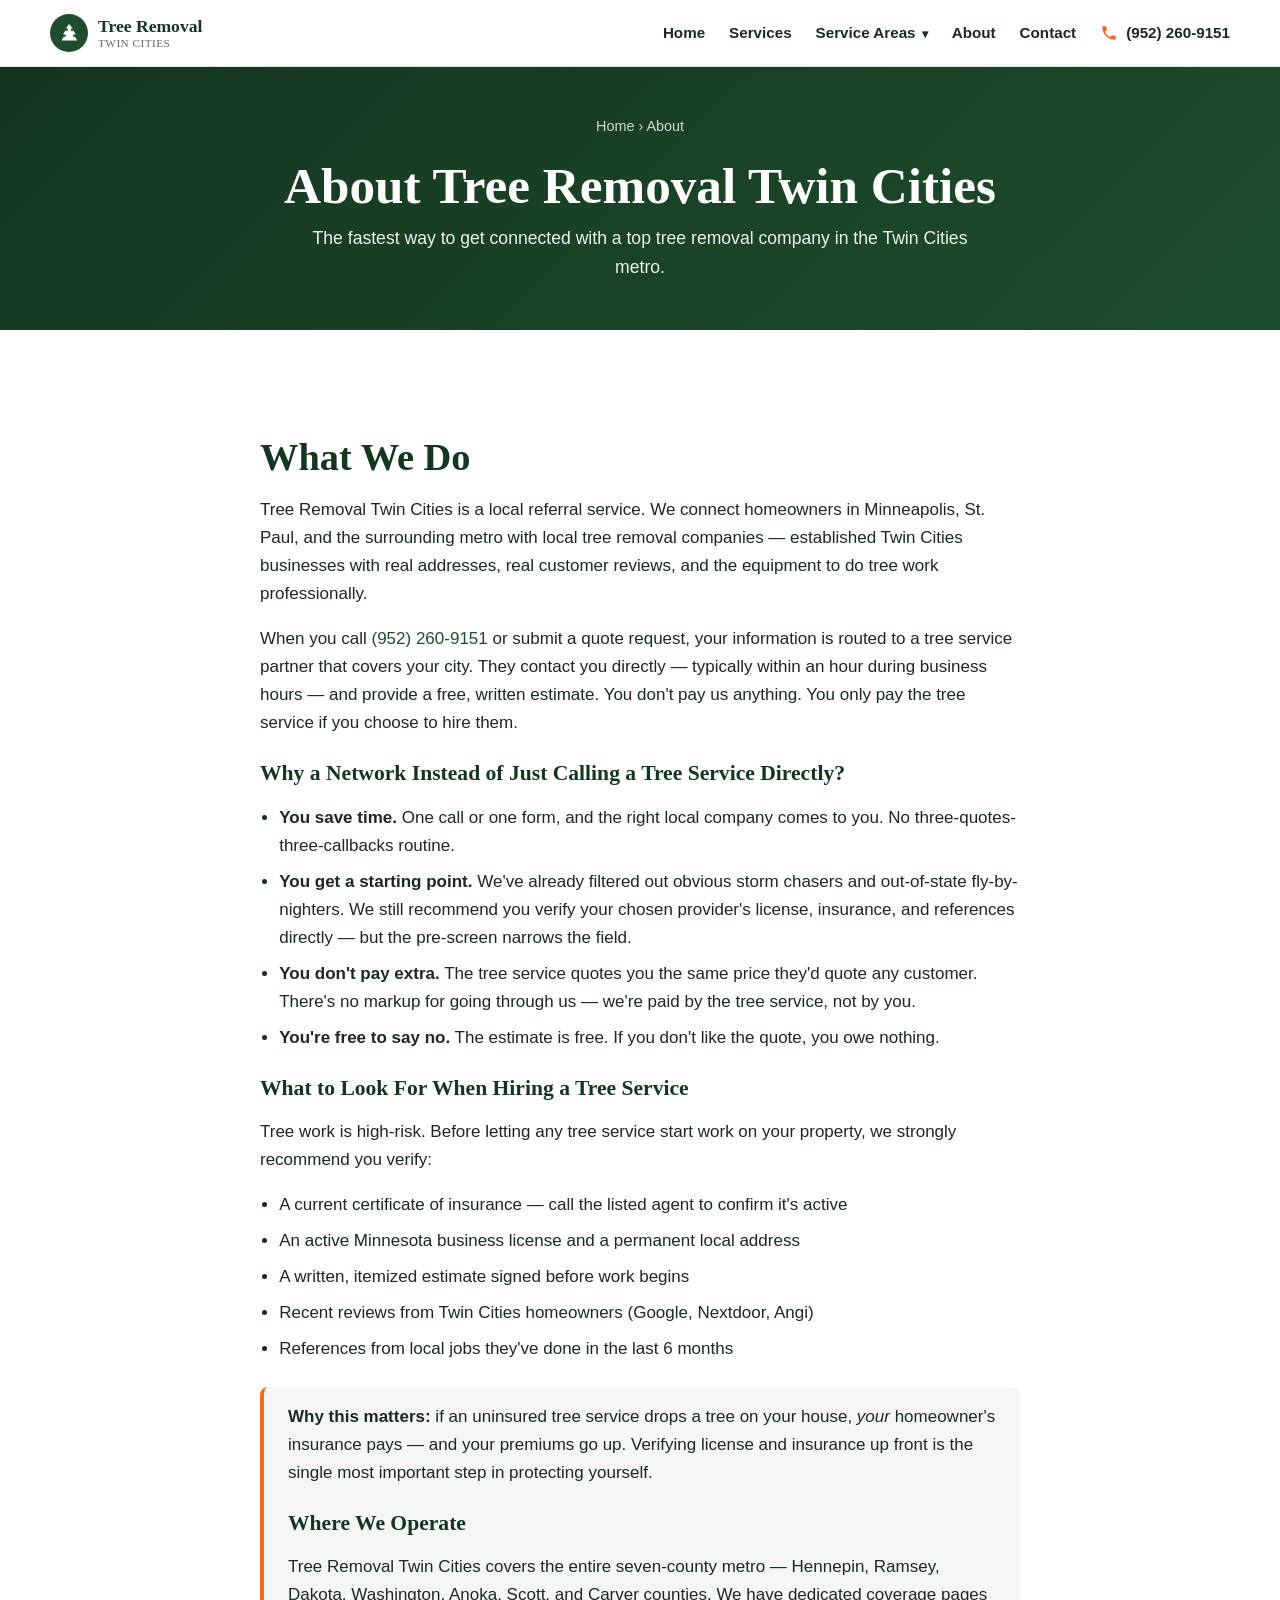
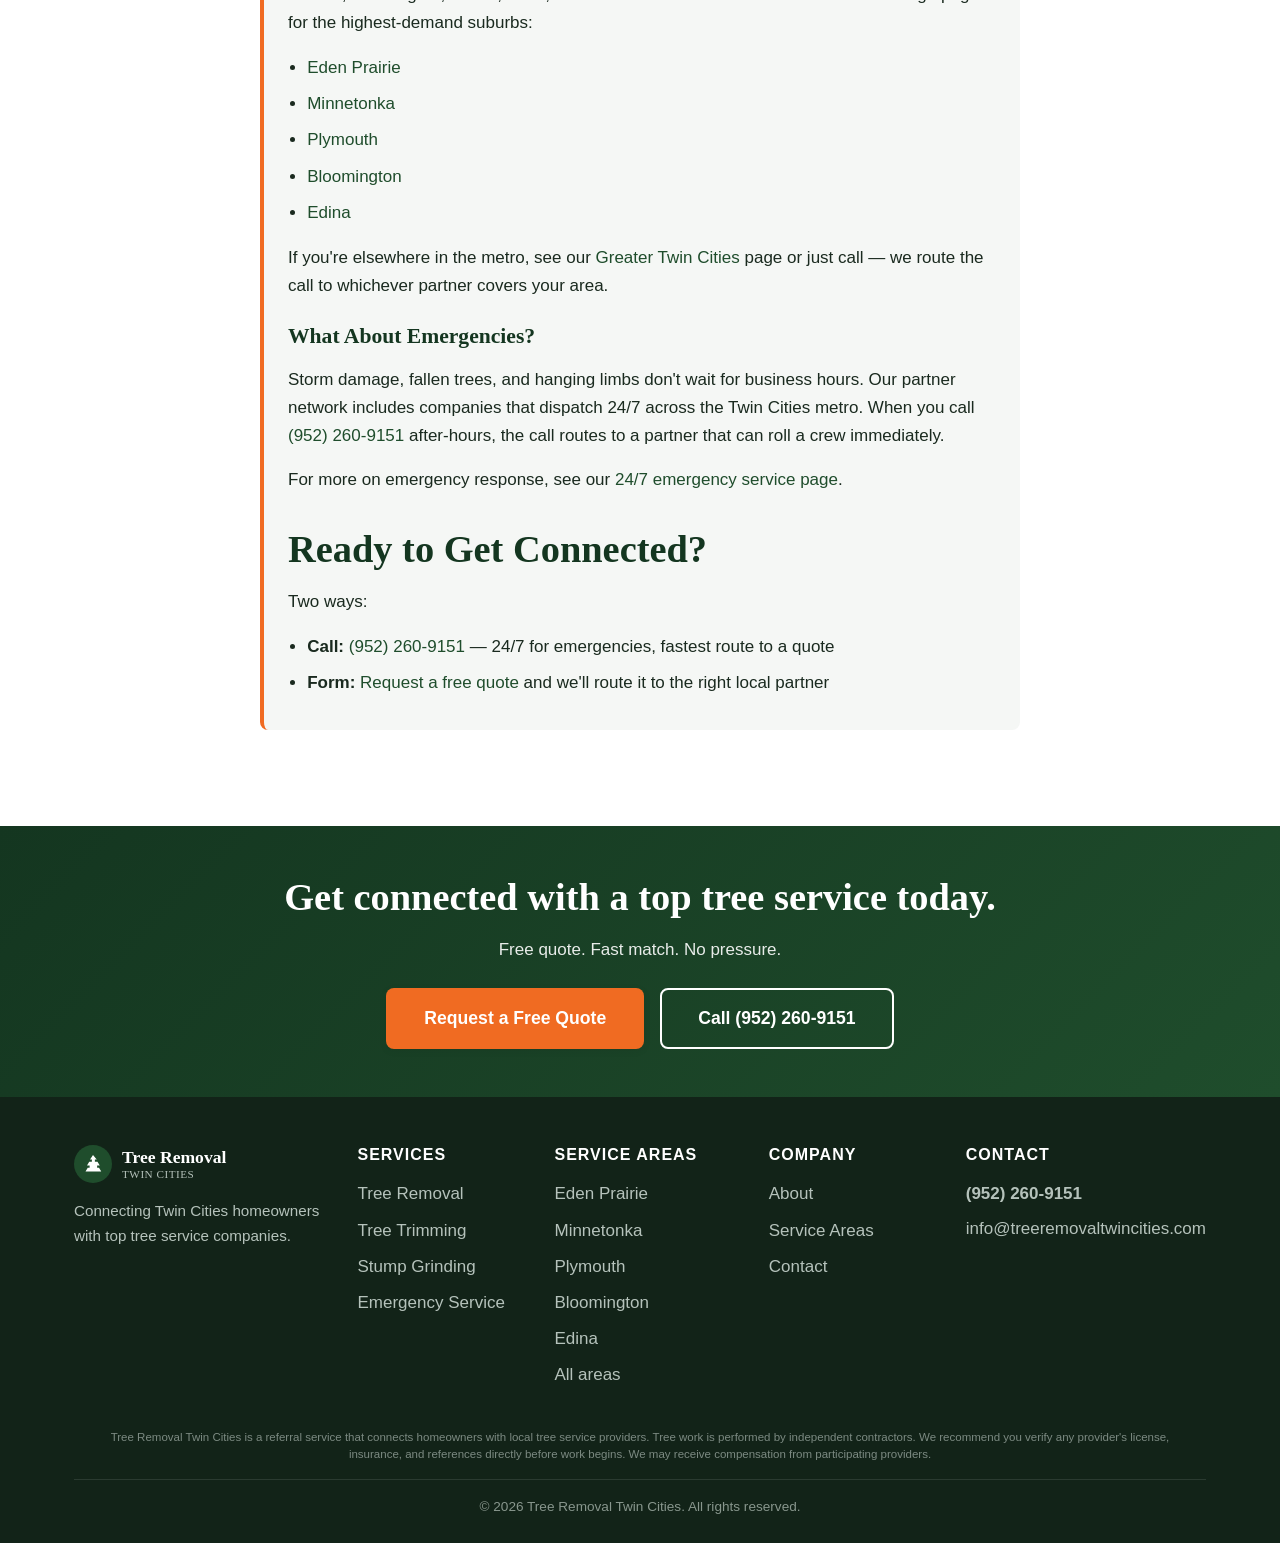
<file: about.html>
<!DOCTYPE html>
<html lang="en">
<head>
<meta charset="UTF-8">
<meta name="viewport" content="width=device-width, initial-scale=1.0">
<title>About | Tree Removal Twin Cities</title>
<meta name="description" content="Tree Removal Twin Cities connects homeowners in Minneapolis, St. Paul, and the metro with established local tree removal companies. Free quote, fast match.">
<link rel="canonical" href="https://treeremovaltwincities.com/about.html">
<meta name="theme-color" content="#1f4d2c">
<link rel="icon" type="image/svg+xml" href="data:image/svg+xml,%3Csvg xmlns='http://www.w3.org/2000/svg' viewBox='0 0 32 32'%3E%3Crect width='32' height='32' rx='6' fill='%231f4d2c'/%3E%3Cpath fill='white' d='M16 5l-4 6h2v3h-3l-3 5h3v3h-2l-3 5h22l-3-5h-2v-3h3l-3-5h-3v-3h2z'/%3E%3C/svg%3E">
<link rel="stylesheet" href="styles.css">
</head>
<body>

<header class="site-header">
  <div class="container header-inner">
    <a href="index.html" class="logo">
      <span class="logo-mark" aria-hidden="true"><svg viewBox="0 0 32 32"><path d="M16 4l-4 6h2.5v3h-3.5l-3 5h3.5v3h-2.5l-3 5h21l-3-5h-2.5v-3h3.5l-3-5h-3.5v-3h2.5z"/></svg></span>
      <span class="logo-text">Tree Removal<br><small>TWIN CITIES</small></span>
    </a>
    <button class="nav-toggle" aria-label="Toggle menu" aria-expanded="false"><span></span><span></span><span></span></button>
    <nav class="main-nav" aria-label="Main">
      <ul>
        <li><a href="index.html">Home</a></li>
        <li><a href="services.html">Services</a></li>
        <li class="has-dropdown">
          <a href="service-areas.html">Service Areas <span class="dropdown-arrow" aria-hidden="true">&#9662;</span></a>
          <ul class="dropdown-menu">
            <li><a href="eden-prairie-tree-removal/">Eden Prairie</a></li>
            <li><a href="minnetonka-tree-removal/">Minnetonka</a></li>
            <li><a href="plymouth-tree-removal/">Plymouth</a></li>
            <li><a href="bloomington-tree-removal/">Bloomington</a></li>
            <li><a href="edina-tree-removal/">Edina</a></li>
            <li><a href="service-areas.html">Greater Twin Cities &rsaquo;</a></li>
          </ul>
        </li>
        <li><a href="about.html">About</a></li>
        <li><a href="contact.html">Contact</a></li>
      </ul>
      <a href="tel:+19522609151" class="header-phone">
        <svg viewBox="0 0 24 24"><path d="M20 15.5c-1.25 0-2.45-.2-3.57-.57a1 1 0 0 0-1.02.24l-2.2 2.2a15.05 15.05 0 0 1-6.59-6.59l2.2-2.2a1 1 0 0 0 .25-1.02A11.36 11.36 0 0 1 8.5 4a1 1 0 0 0-1-1H4a1 1 0 0 0-1 1c0 9.39 7.61 17 17 17a1 1 0 0 0 1-1v-3.5a1 1 0 0 0-1-1z"/></svg>
        <span>(952) 260-9151</span>
      </a>
    </nav>
  </div>
</header>

<section class="page-hero">
  <div class="container">
    <nav class="breadcrumbs" aria-label="Breadcrumb"><a href="index.html">Home</a> &rsaquo; <span>About</span></nav>
    <h1>About Tree Removal Twin Cities</h1>
    <p>The fastest way to get connected with a top tree removal company in the Twin Cities metro.</p>
  </div>
</section>

<section>
  <div class="container">
    <div class="prose">
      <h2>What We Do</h2>
      <p>Tree Removal Twin Cities is a local referral service. We connect homeowners in Minneapolis, St. Paul, and the surrounding metro with local tree removal companies — established Twin Cities businesses with real addresses, real customer reviews, and the equipment to do tree work professionally.</p>

      <p>When you call <a href="tel:+19522609151">(952) 260-9151</a> or submit a quote request, your information is routed to a tree service partner that covers your city. They contact you directly — typically within an hour during business hours — and provide a free, written estimate. You don't pay us anything. You only pay the tree service if you choose to hire them.</p>

      <h3>Why a Network Instead of Just Calling a Tree Service Directly?</h3>
      <ul>
        <li><strong>You save time.</strong> One call or one form, and the right local company comes to you. No three-quotes-three-callbacks routine.</li>
        <li><strong>You get a starting point.</strong> We've already filtered out obvious storm chasers and out-of-state fly-by-nighters. We still recommend you verify your chosen provider's license, insurance, and references directly — but the pre-screen narrows the field.</li>
        <li><strong>You don't pay extra.</strong> The tree service quotes you the same price they'd quote any customer. There's no markup for going through us — we're paid by the tree service, not by you.</li>
        <li><strong>You're free to say no.</strong> The estimate is free. If you don't like the quote, you owe nothing.</li>
      </ul>

      <h3>What to Look For When Hiring a Tree Service</h3>
      <p>Tree work is high-risk. Before letting any tree service start work on your property, we strongly recommend you verify:</p>
      <ul>
        <li>A current certificate of insurance — call the listed agent to confirm it's active</li>
        <li>An active Minnesota business license and a permanent local address</li>
        <li>A written, itemized estimate signed before work begins</li>
        <li>Recent reviews from Twin Cities homeowners (Google, Nextdoor, Angi)</li>
        <li>References from local jobs they've done in the last 6 months</li>
      </ul>

      <div class="callout">
        <strong>Why this matters:</strong> if an uninsured tree service drops a tree on your house, <em>your</em> homeowner's insurance pays — and your premiums go up. Verifying license and insurance up front is the single most important step in protecting yourself.

      <h3>Where We Operate</h3>
      <p>Tree Removal Twin Cities covers the entire seven-county metro — Hennepin, Ramsey, Dakota, Washington, Anoka, Scott, and Carver counties. We have dedicated coverage pages for the highest-demand suburbs:</p>
      <ul>
        <li><a href="eden-prairie-tree-removal/">Eden Prairie</a></li>
        <li><a href="minnetonka-tree-removal/">Minnetonka</a></li>
        <li><a href="plymouth-tree-removal/">Plymouth</a></li>
        <li><a href="bloomington-tree-removal/">Bloomington</a></li>
        <li><a href="edina-tree-removal/">Edina</a></li>
      </ul>
      <p>If you're elsewhere in the metro, see our <a href="service-areas.html">Greater Twin Cities</a> page or just call — we route the call to whichever partner covers your area.</p>

      <h3>What About Emergencies?</h3>
      <p>Storm damage, fallen trees, and hanging limbs don't wait for business hours. Our partner network includes companies that dispatch 24/7 across the Twin Cities metro. When you call <a href="tel:+19522609151">(952) 260-9151</a> after-hours, the call routes to a partner that can roll a crew immediately.</p>
      <p>For more on emergency response, see our <a href="emergency-tree-service.html">24/7 emergency service page</a>.</p>

      <h2>Ready to Get Connected?</h2>
      <p>Two ways:</p>
      <ul>
        <li><strong>Call:</strong> <a href="tel:+19522609151">(952) 260-9151</a> — 24/7 for emergencies, fastest route to a quote</li>
        <li><strong>Form:</strong> <a href="contact.html">Request a free quote</a> and we'll route it to the right local partner</li>
      </ul>
    </div>
  </div>
</section>

<section class="cta-band">
  <div class="container">
    <h2>Get connected with a top tree service today.</h2>
    <p>Free quote. Fast match. No pressure.</p>
    <div class="hero-ctas" style="justify-content:center;">
      <a href="contact.html" class="btn btn-primary btn-lg">Request a Free Quote</a>
      <a href="tel:+19522609151" class="btn btn-outline btn-lg">Call (952) 260-9151</a>
    </div>
  </div>
</section>

<footer class="site-footer">
  <div class="container">
    <div class="footer-grid">
      <div>
        <a href="index.html" class="logo">
          <span class="logo-mark" aria-hidden="true"><svg viewBox="0 0 32 32" style="width:24px;height:24px;fill:white;"><path d="M16 4l-4 6h2.5v3h-3.5l-3 5h3.5v3h-2.5l-3 5h21l-3-5h-2.5v-3h3.5l-3-5h-3.5v-3h2.5z"/></svg></span>
          <span class="logo-text">Tree Removal<br><small>TWIN CITIES</small></span>
        </a>
        <p class="footer-about">Connecting Twin Cities homeowners with top tree service companies.</p>
      </div>
      <div>
        <h4>Services</h4>
        <ul>
          <li><a href="tree-removal.html">Tree Removal</a></li>
          <li><a href="tree-trimming.html">Tree Trimming</a></li>
          <li><a href="stump-grinding.html">Stump Grinding</a></li>
          <li><a href="emergency-tree-service.html">Emergency Service</a></li>
        </ul>
      </div>
      <div>
        <h4>Service Areas</h4>
        <ul>
          <li><a href="eden-prairie-tree-removal/">Eden Prairie</a></li>
          <li><a href="minnetonka-tree-removal/">Minnetonka</a></li>
          <li><a href="plymouth-tree-removal/">Plymouth</a></li>
          <li><a href="bloomington-tree-removal/">Bloomington</a></li>
          <li><a href="edina-tree-removal/">Edina</a></li>
          <li><a href="service-areas.html">All areas</a></li>
        </ul>
      </div>
      <div>
        <h4>Company</h4>
        <ul>
          <li><a href="about.html">About</a></li>
          <li><a href="service-areas.html">Service Areas</a></li>
          <li><a href="contact.html">Contact</a></li>
        </ul>
      </div>
      <div class="footer-contact">
        <h4>Contact</h4>
        <a href="tel:+19522609151"><strong>(952) 260-9151</strong></a>
        <a href="mailto:info@treeremovaltwincities.com">info@treeremovaltwincities.com</a>
      </div>
    </div>
    <p style="font-size:0.72rem;color:#7c8a82;text-align:center;margin:0.5rem 0 1rem;line-height:1.5;padding:0 1rem;">Tree Removal Twin Cities is a referral service that connects homeowners with local tree service providers. Tree work is performed by independent contractors. We recommend you verify any provider's license, insurance, and references directly before work begins. We may receive compensation from participating providers.</p>
    <div class="footer-bottom">&copy; <span data-current-year></span> Tree Removal Twin Cities. All rights reserved.</div>
  </div>
</footer>

<script src="script.js"></script>
</body>
</html>
</file>
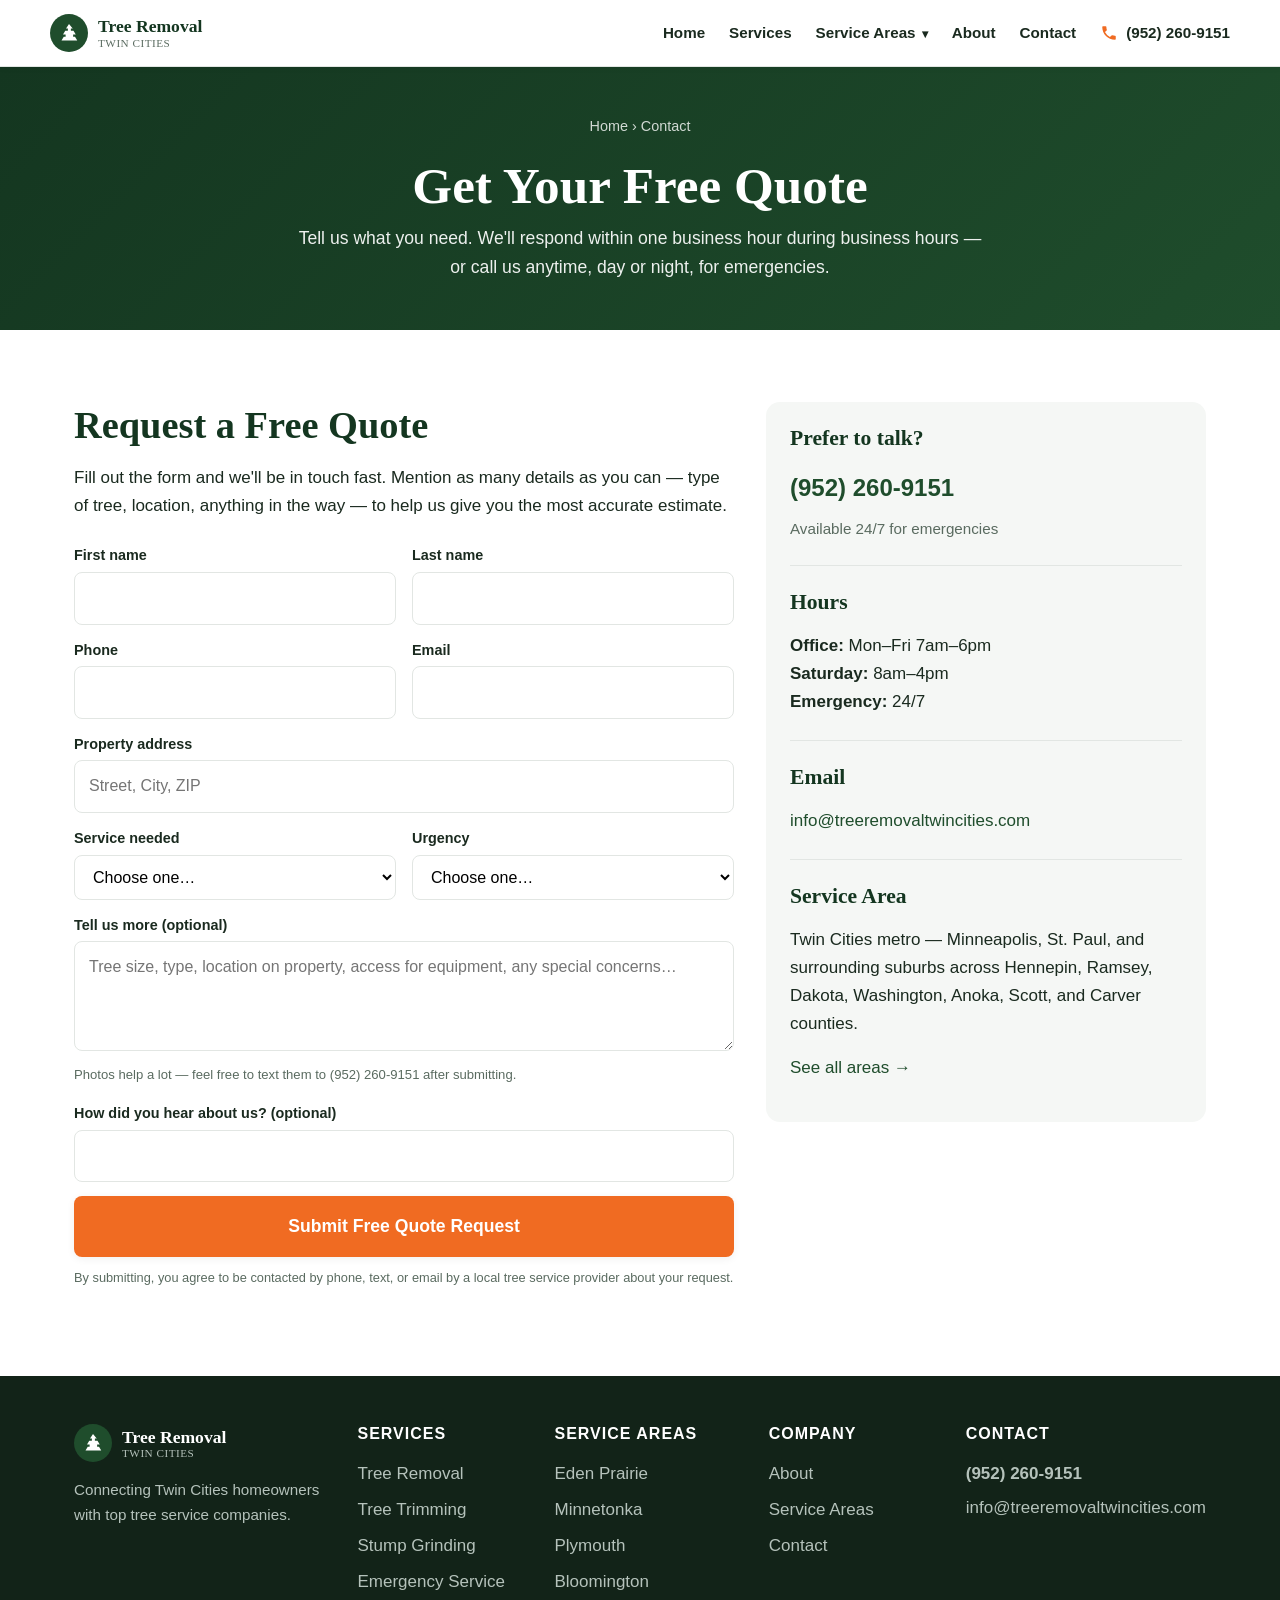
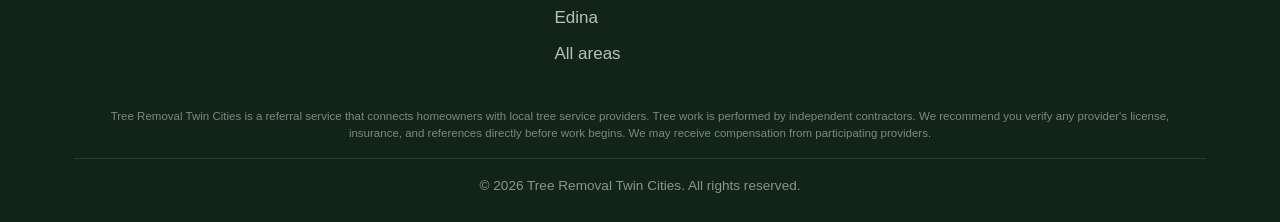
<file: contact.html>
<!DOCTYPE html>
<html lang="en">
<head>
<meta charset="UTF-8">
<meta name="viewport" content="width=device-width, initial-scale=1.0">
<title>Contact &amp; Free Quote | Tree Removal Twin Cities</title>
<meta name="description" content="Request a free tree service quote in the Twin Cities. Call (952) 260-9151 or submit a quick form. We respond within one business hour.">
<link rel="canonical" href="https://treeremovaltwincities.com/contact.html">
<meta name="theme-color" content="#1f4d2c">
<link rel="icon" type="image/svg+xml" href="data:image/svg+xml,%3Csvg xmlns='http://www.w3.org/2000/svg' viewBox='0 0 32 32'%3E%3Crect width='32' height='32' rx='6' fill='%231f4d2c'/%3E%3Cpath fill='white' d='M16 5l-4 6h2v3h-3l-3 5h3v3h-2l-3 5h22l-3-5h-2v-3h3l-3-5h-3v-3h2z'/%3E%3C/svg%3E">
<link rel="stylesheet" href="styles.css">
</head>
<body>

<header class="site-header">
  <div class="container header-inner">
    <a href="index.html" class="logo">
      <span class="logo-mark" aria-hidden="true"><svg viewBox="0 0 32 32"><path d="M16 4l-4 6h2.5v3h-3.5l-3 5h3.5v3h-2.5l-3 5h21l-3-5h-2.5v-3h3.5l-3-5h-3.5v-3h2.5z"/></svg></span>
      <span class="logo-text">Tree Removal<br><small>TWIN CITIES</small></span>
    </a>
    <button class="nav-toggle" aria-label="Toggle menu" aria-expanded="false"><span></span><span></span><span></span></button>
    <nav class="main-nav" aria-label="Main">
      <ul>
        <li><a href="index.html">Home</a></li>
        <li><a href="services.html">Services</a></li>
        <li class="has-dropdown">
          <a href="service-areas.html">Service Areas <span class="dropdown-arrow" aria-hidden="true">&#9662;</span></a>
          <ul class="dropdown-menu">
            <li><a href="eden-prairie-tree-removal/">Eden Prairie</a></li>
            <li><a href="minnetonka-tree-removal/">Minnetonka</a></li>
            <li><a href="plymouth-tree-removal/">Plymouth</a></li>
            <li><a href="bloomington-tree-removal/">Bloomington</a></li>
            <li><a href="edina-tree-removal/">Edina</a></li>
            <li><a href="service-areas.html">Greater Twin Cities &rsaquo;</a></li>
          </ul>
        </li>
        <li><a href="about.html">About</a></li>
        <li><a href="contact.html">Contact</a></li>
      </ul>
      <a href="tel:+19522609151" class="header-phone">
        <svg viewBox="0 0 24 24"><path d="M20 15.5c-1.25 0-2.45-.2-3.57-.57a1 1 0 0 0-1.02.24l-2.2 2.2a15.05 15.05 0 0 1-6.59-6.59l2.2-2.2a1 1 0 0 0 .25-1.02A11.36 11.36 0 0 1 8.5 4a1 1 0 0 0-1-1H4a1 1 0 0 0-1 1c0 9.39 7.61 17 17 17a1 1 0 0 0 1-1v-3.5a1 1 0 0 0-1-1z"/></svg>
        <span>(952) 260-9151</span>
      </a>
    </nav>
  </div>
</header>

<section class="page-hero">
  <div class="container">
    <nav class="breadcrumbs" aria-label="Breadcrumb"><a href="index.html">Home</a> &rsaquo; <span>Contact</span></nav>
    <h1>Get Your Free Quote</h1>
    <p>Tell us what you need. We'll respond within one business hour during business hours — or call us anytime, day or night, for emergencies.</p>
  </div>
</section>

<section>
  <div class="container">
    <div class="split">
      <div>
        <h2>Request a Free Quote</h2>
        <p>Fill out the form and we'll be in touch fast. Mention as many details as you can — type of tree, location, anything in the way — to help us give you the most accurate estimate.</p>

        <form data-lead-form action="https://formspree.io/f/mykvgkoo" method="POST" novalidate style="margin-top:1.5rem;">
          <div class="form-grid-2">
            <div class="form-row">
              <label for="c-first">First name</label>
              <input id="c-first" name="first_name" type="text" required autocomplete="given-name">
            </div>
            <div class="form-row">
              <label for="c-last">Last name</label>
              <input id="c-last" name="last_name" type="text" required autocomplete="family-name">
            </div>
          </div>
          <div class="form-grid-2">
            <div class="form-row">
              <label for="c-phone">Phone</label>
              <input id="c-phone" name="phone" type="tel" required autocomplete="tel">
            </div>
            <div class="form-row">
              <label for="c-email">Email</label>
              <input id="c-email" name="email" type="email" required autocomplete="email">
            </div>
          </div>
          <div class="form-row">
            <label for="c-address">Property address</label>
            <input id="c-address" name="address" type="text" required autocomplete="street-address" placeholder="Street, City, ZIP">
          </div>
          <div class="form-grid-2">
            <div class="form-row">
              <label for="c-service">Service needed</label>
              <select id="c-service" name="service" required>
                <option value="">Choose one…</option>
                <option>Tree Removal</option>
                <option>Tree Trimming / Pruning</option>
                <option>Stump Grinding / Removal</option>
                <option>Emergency / Storm Damage</option>
                <option>Multiple services</option>
                <option>Not sure — need an inspection</option>
              </select>
            </div>
            <div class="form-row">
              <label for="c-timing">Urgency</label>
              <select id="c-timing" name="timing" required>
                <option value="">Choose one…</option>
                <option>Emergency — today</option>
                <option>Within the next week</option>
                <option>Within the month</option>
                <option>Just getting estimates</option>
              </select>
            </div>
          </div>
          <div class="form-row">
            <label for="c-details">Tell us more (optional)</label>
            <textarea id="c-details" name="details" placeholder="Tree size, type, location on property, access for equipment, any special concerns…"></textarea>
            <p class="helper">Photos help a lot — feel free to text them to (952) 260-9151 after submitting.</p>
          </div>
          <div class="form-row">
            <label for="c-how">How did you hear about us? (optional)</label>
            <input id="c-how" name="how_heard" type="text">
          </div>
          <button type="submit" class="btn btn-primary btn-lg" style="width:100%;">Submit Free Quote Request</button>
          <p class="form-disclaimer">By submitting, you agree to be contacted by phone, text, or email by a local tree service provider about your request.</p>
        </form>
      </div>

      <aside class="sidebar">
        <h3>Prefer to talk?</h3>
        <p style="font-size:1.5rem;font-weight:800;margin:0.5rem 0;"><a href="tel:+19522609151">(952) 260-9151</a></p>
        <p style="color:var(--color-text-muted);font-size:0.95rem;">Available 24/7 for emergencies</p>

        <hr style="margin:1.5rem 0;border:none;border-top:1px solid var(--color-border);">

        <h3>Hours</h3>
        <p><strong>Office:</strong> Mon–Fri 7am–6pm<br>
        <strong>Saturday:</strong> 8am–4pm<br>
        <strong>Emergency:</strong> 24/7</p>

        <hr style="margin:1.5rem 0;border:none;border-top:1px solid var(--color-border);">

        <h3>Email</h3>
        <p><a href="mailto:info@treeremovaltwincities.com">info@treeremovaltwincities.com</a></p>

        <hr style="margin:1.5rem 0;border:none;border-top:1px solid var(--color-border);">

        <h3>Service Area</h3>
        <p>Twin Cities metro — Minneapolis, St. Paul, and surrounding suburbs across Hennepin, Ramsey, Dakota, Washington, Anoka, Scott, and Carver counties.</p>
        <p><a href="service-areas.html" class="card-link">See all areas →</a></p>
      </aside>
    </div>
  </div>
</section>

<footer class="site-footer">
  <div class="container">
    <div class="footer-grid">
      <div>
        <a href="index.html" class="logo">
          <span class="logo-mark" aria-hidden="true"><svg viewBox="0 0 32 32" style="width:24px;height:24px;fill:white;"><path d="M16 4l-4 6h2.5v3h-3.5l-3 5h3.5v3h-2.5l-3 5h21l-3-5h-2.5v-3h3.5l-3-5h-3.5v-3h2.5z"/></svg></span>
          <span class="logo-text">Tree Removal<br><small>TWIN CITIES</small></span>
        </a>
        <p class="footer-about">Connecting Twin Cities homeowners with top tree service companies.</p>
      </div>
      <div>
        <h4>Services</h4>
        <ul>
          <li><a href="tree-removal.html">Tree Removal</a></li>
          <li><a href="tree-trimming.html">Tree Trimming</a></li>
          <li><a href="stump-grinding.html">Stump Grinding</a></li>
          <li><a href="emergency-tree-service.html">Emergency Service</a></li>
        </ul>
      </div>
      <div>
        <h4>Service Areas</h4>
        <ul>
          <li><a href="eden-prairie-tree-removal/">Eden Prairie</a></li>
          <li><a href="minnetonka-tree-removal/">Minnetonka</a></li>
          <li><a href="plymouth-tree-removal/">Plymouth</a></li>
          <li><a href="bloomington-tree-removal/">Bloomington</a></li>
          <li><a href="edina-tree-removal/">Edina</a></li>
          <li><a href="service-areas.html">All areas</a></li>
        </ul>
      </div>
      <div>
        <h4>Company</h4>
        <ul>
          <li><a href="about.html">About</a></li>
          <li><a href="service-areas.html">Service Areas</a></li>
          <li><a href="contact.html">Contact</a></li>
        </ul>
      </div>
      <div class="footer-contact">
        <h4>Contact</h4>
        <a href="tel:+19522609151"><strong>(952) 260-9151</strong></a>
        <a href="mailto:info@treeremovaltwincities.com">info@treeremovaltwincities.com</a>
      </div>
    </div>
    <p style="font-size:0.72rem;color:#7c8a82;text-align:center;margin:0.5rem 0 1rem;line-height:1.5;padding:0 1rem;">Tree Removal Twin Cities is a referral service that connects homeowners with local tree service providers. Tree work is performed by independent contractors. We recommend you verify any provider's license, insurance, and references directly before work begins. We may receive compensation from participating providers.</p>
    <div class="footer-bottom">&copy; <span data-current-year></span> Tree Removal Twin Cities. All rights reserved.</div>
  </div>
</footer>

<script src="script.js"></script>
</body>
</html>
</file>
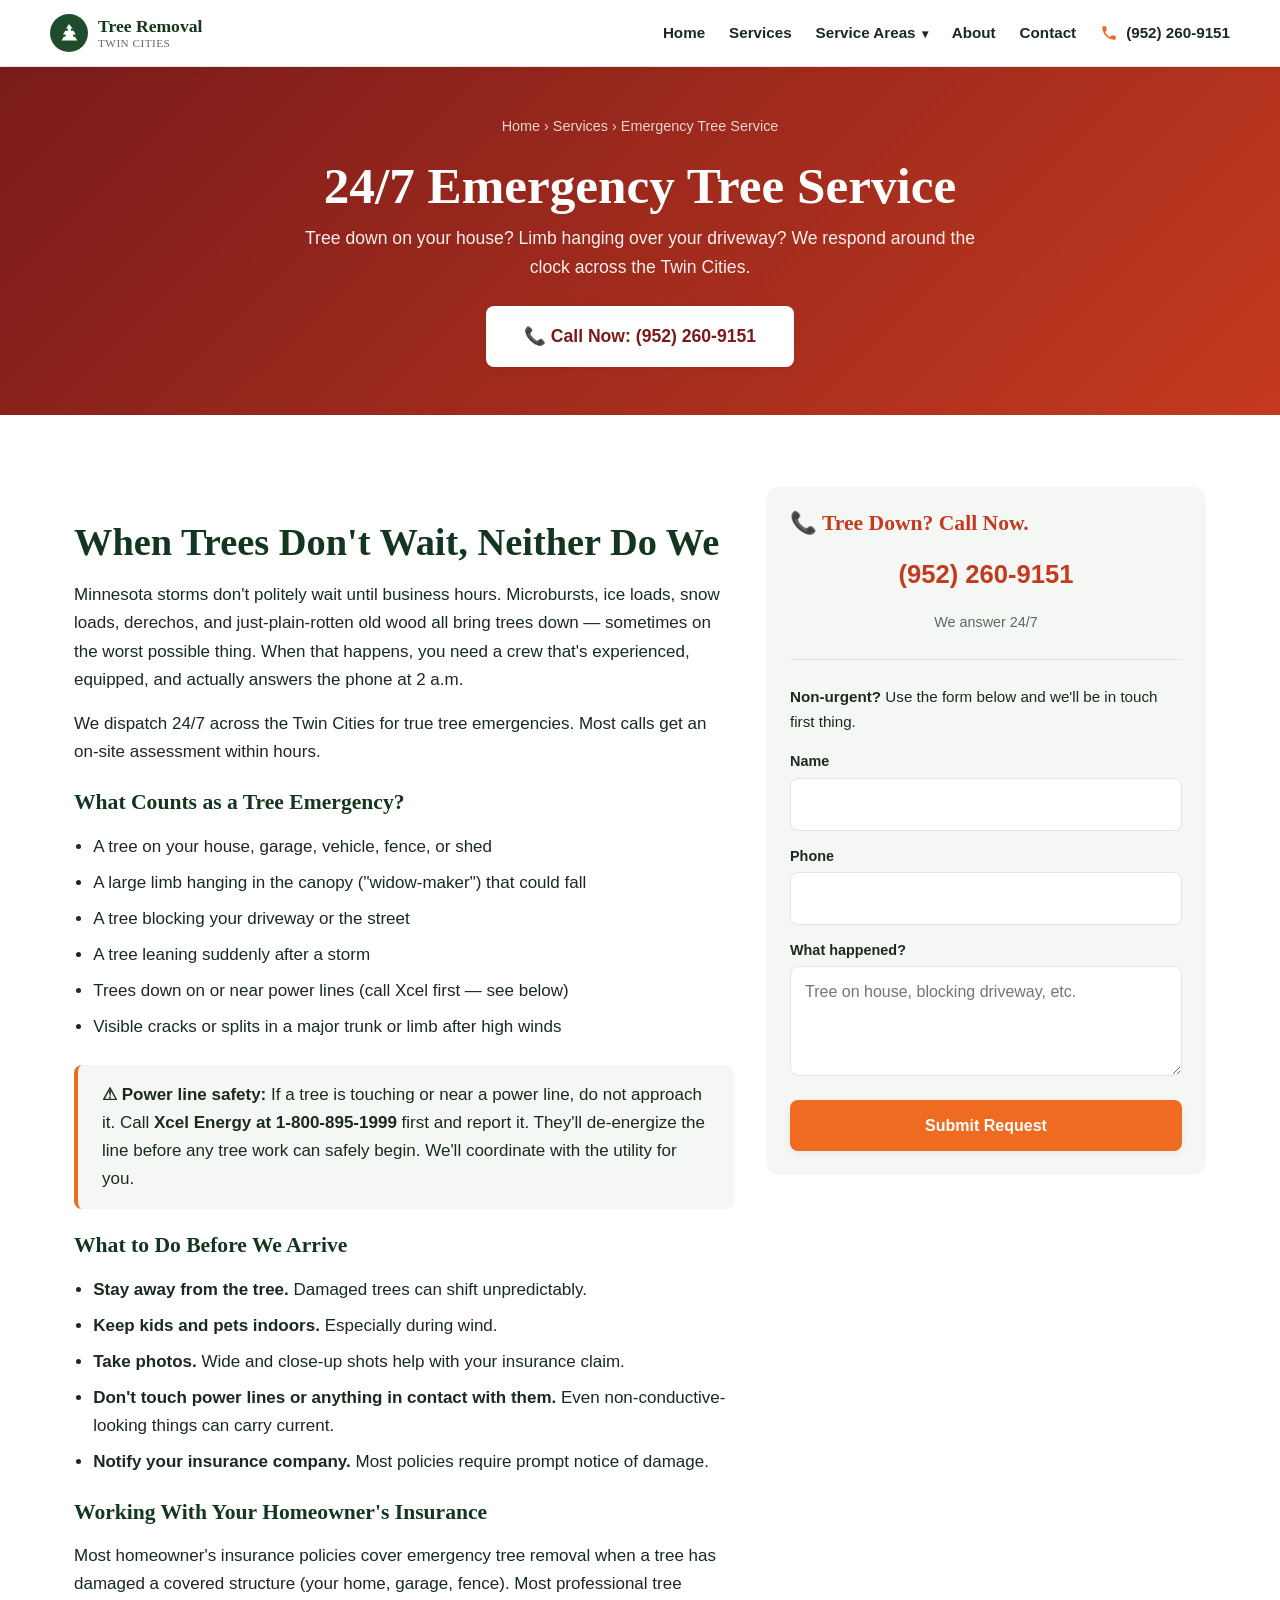
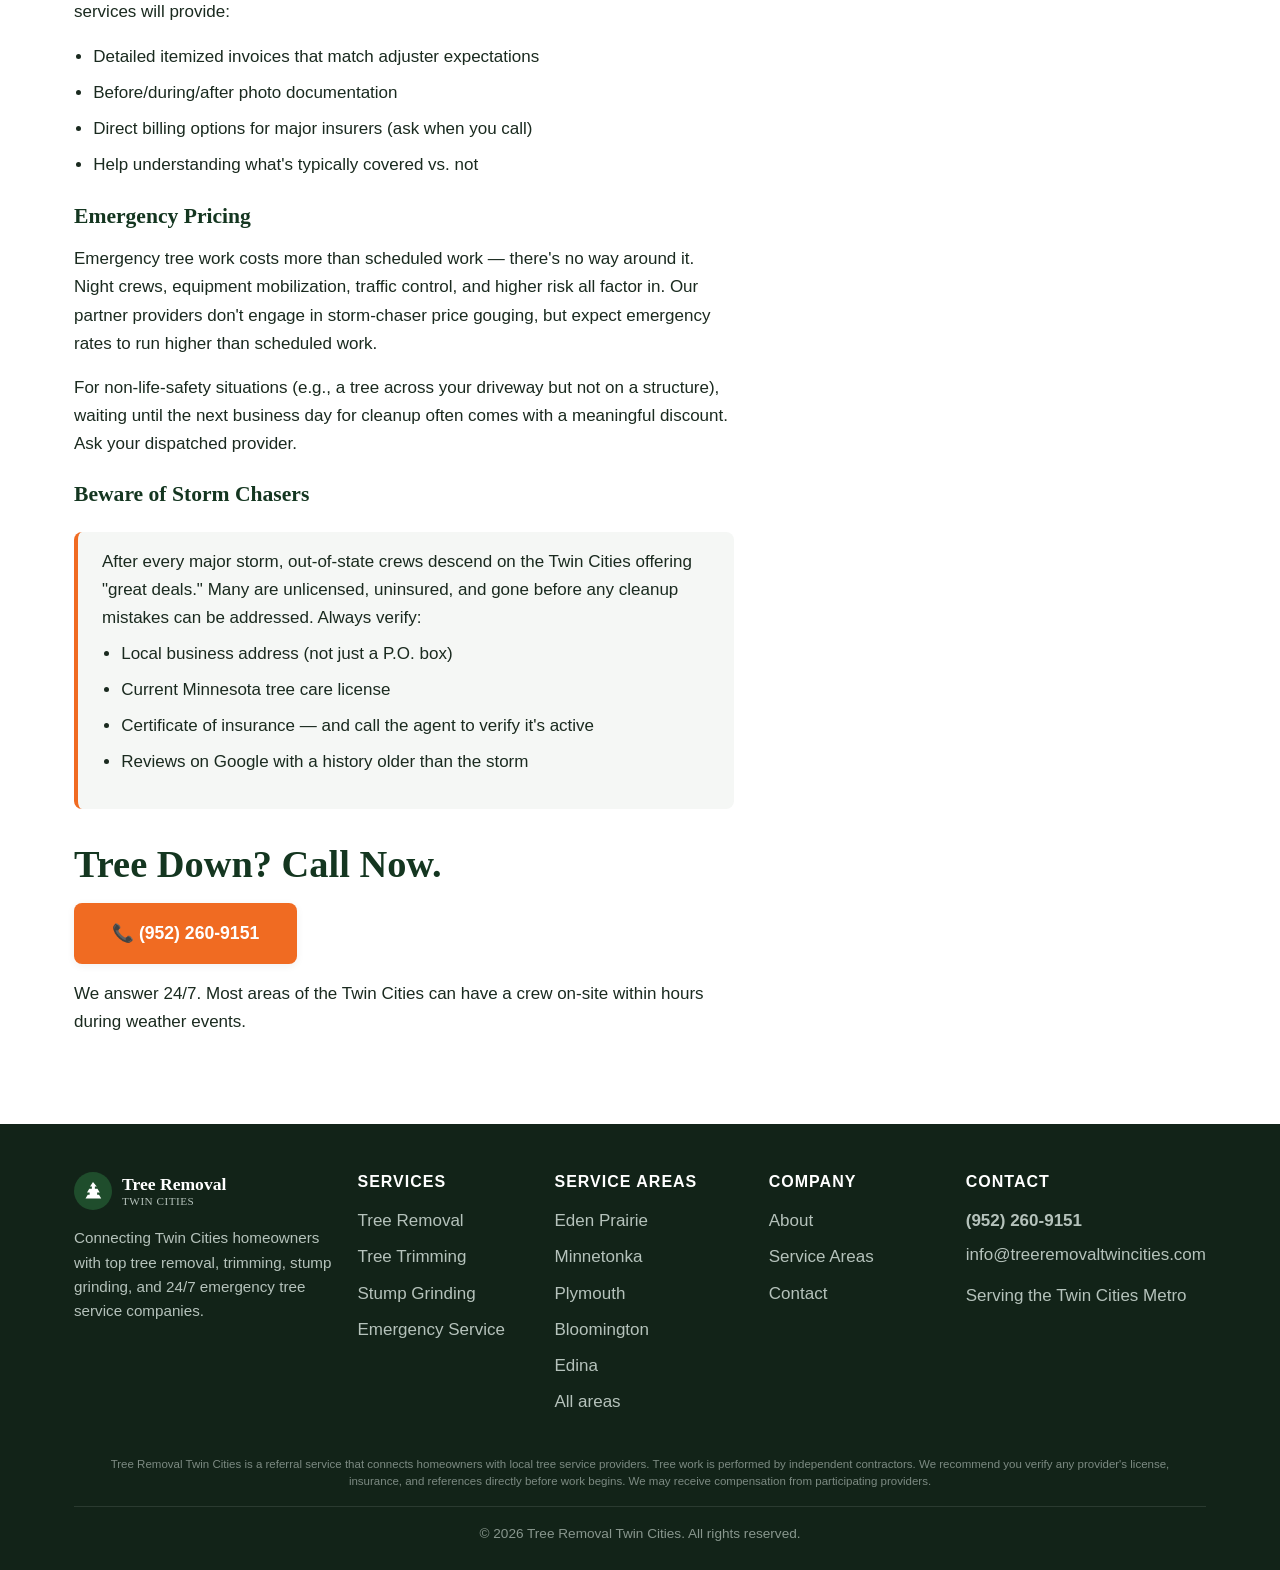
<file: emergency-tree-service.html>
<!DOCTYPE html>
<html lang="en">
<head>
<meta charset="UTF-8">
<meta name="viewport" content="width=device-width, initial-scale=1.0">
<title>24/7 Emergency Tree Service Twin Cities | Storm Damage Response</title>
<meta name="description" content="24/7 emergency tree service in the Twin Cities. Storm damage, fallen trees, hanging limbs. Fast response. Call (952) 260-9151 now.">
<link rel="canonical" href="https://treeremovaltwincities.com/emergency-tree-service.html">
<meta name="theme-color" content="#1f4d2c">
<link rel="icon" type="image/svg+xml" href="data:image/svg+xml,%3Csvg xmlns='http://www.w3.org/2000/svg' viewBox='0 0 32 32'%3E%3Crect width='32' height='32' rx='6' fill='%231f4d2c'/%3E%3Cpath fill='white' d='M16 5l-4 6h2v3h-3l-3 5h3v3h-2l-3 5h22l-3-5h-2v-3h3l-3-5h-3v-3h2z'/%3E%3C/svg%3E">
<link rel="stylesheet" href="styles.css">
<script type="application/ld+json">
{
  "@context": "https://schema.org",
  "@type": "Service",
  "serviceType": "Emergency Tree Service",
  "provider": { "@type": "LocalBusiness", "name": "Tree Removal Twin Cities", "telephone": "+1-952-260-9151" },
  "areaServed": "Twin Cities metro, MN",
  "availableChannel": { "@type": "ServiceChannel", "servicePhone": "+1-952-260-9151" }
}
</script>
</head>
<body>

<header class="site-header">
  <div class="container header-inner">
    <a href="index.html" class="logo">
      <span class="logo-mark" aria-hidden="true"><svg viewBox="0 0 32 32"><path d="M16 4l-4 6h2.5v3h-3.5l-3 5h3.5v3h-2.5l-3 5h21l-3-5h-2.5v-3h3.5l-3-5h-3.5v-3h2.5z"/></svg></span>
      <span class="logo-text">Tree Removal<br><small>TWIN CITIES</small></span>
    </a>
    <button class="nav-toggle" aria-label="Toggle menu" aria-expanded="false"><span></span><span></span><span></span></button>
    <nav class="main-nav" aria-label="Main">
      <ul>
        <li><a href="index.html">Home</a></li>
        <li><a href="services.html">Services</a></li>
        <li class="has-dropdown">
          <a href="service-areas.html">Service Areas <span class="dropdown-arrow" aria-hidden="true">&#9662;</span></a>
          <ul class="dropdown-menu">
            <li><a href="eden-prairie-tree-removal/">Eden Prairie</a></li>
            <li><a href="minnetonka-tree-removal/">Minnetonka</a></li>
            <li><a href="plymouth-tree-removal/">Plymouth</a></li>
            <li><a href="bloomington-tree-removal/">Bloomington</a></li>
            <li><a href="edina-tree-removal/">Edina</a></li>
            <li><a href="service-areas.html">Greater Twin Cities &rsaquo;</a></li>
          </ul>
        </li>
        <li><a href="about.html">About</a></li>
        <li><a href="contact.html">Contact</a></li>
      </ul>
      <a href="tel:+19522609151" class="header-phone">
        <svg viewBox="0 0 24 24"><path d="M20 15.5c-1.25 0-2.45-.2-3.57-.57a1 1 0 0 0-1.02.24l-2.2 2.2a15.05 15.05 0 0 1-6.59-6.59l2.2-2.2a1 1 0 0 0 .25-1.02A11.36 11.36 0 0 1 8.5 4a1 1 0 0 0-1-1H4a1 1 0 0 0-1 1c0 9.39 7.61 17 17 17a1 1 0 0 0 1-1v-3.5a1 1 0 0 0-1-1z"/></svg>
        <span>(952) 260-9151</span>
      </a>
    </nav>
  </div>
</header>

<section class="page-hero" style="background:linear-gradient(135deg,#7a1b1b,#c43a1f);">
  <div class="container">
    <nav class="breadcrumbs" aria-label="Breadcrumb">
      <a href="index.html">Home</a> &rsaquo; <a href="services.html">Services</a> &rsaquo; <span>Emergency Tree Service</span>
    </nav>
    <h1>24/7 Emergency Tree Service</h1>
    <p>Tree down on your house? Limb hanging over your driveway? We respond around the clock across the Twin Cities.</p>
    <div class="hero-ctas" style="justify-content:center;margin-top:1.5rem;">
      <a href="tel:+19522609151" class="btn btn-primary btn-lg" style="background:#fff;color:#7a1b1b;">📞 Call Now: (952) 260-9151</a>
    </div>
  </div>
</section>

<section>
  <div class="container">
    <div class="split">
      <article class="prose">
        <h2>When Trees Don't Wait, Neither Do We</h2>
        <p>Minnesota storms don't politely wait until business hours. Microbursts, ice loads, snow loads, derechos, and just-plain-rotten old wood all bring trees down — sometimes on the worst possible thing. When that happens, you need a crew that's experienced, equipped, and actually answers the phone at 2 a.m.</p>

        <p>We dispatch 24/7 across the Twin Cities for true tree emergencies. Most calls get an on-site assessment within hours.</p>

        <h3>What Counts as a Tree Emergency?</h3>
        <ul>
          <li>A tree on your house, garage, vehicle, fence, or shed</li>
          <li>A large limb hanging in the canopy ("widow-maker") that could fall</li>
          <li>A tree blocking your driveway or the street</li>
          <li>A tree leaning suddenly after a storm</li>
          <li>Trees down on or near power lines (call Xcel first — see below)</li>
          <li>Visible cracks or splits in a major trunk or limb after high winds</li>
        </ul>

        <div class="callout">
          <strong>⚠ Power line safety:</strong> If a tree is touching or near a power line, do not approach it. Call <strong>Xcel Energy at 1-800-895-1999</strong> first and report it. They'll de-energize the line before any tree work can safely begin. We'll coordinate with the utility for you.
        </div>

        <h3>What to Do Before We Arrive</h3>
        <ul>
          <li><strong>Stay away from the tree.</strong> Damaged trees can shift unpredictably.</li>
          <li><strong>Keep kids and pets indoors.</strong> Especially during wind.</li>
          <li><strong>Take photos.</strong> Wide and close-up shots help with your insurance claim.</li>
          <li><strong>Don't touch power lines or anything in contact with them.</strong> Even non-conductive-looking things can carry current.</li>
          <li><strong>Notify your insurance company.</strong> Most policies require prompt notice of damage.</li>
        </ul>

        <h3>Working With Your Homeowner's Insurance</h3>
        <p>Most homeowner's insurance policies cover emergency tree removal when a tree has damaged a covered structure (your home, garage, fence). Most professional tree services will provide:</p>
        <ul>
          <li>Detailed itemized invoices that match adjuster expectations</li>
          <li>Before/during/after photo documentation</li>
          <li>Direct billing options for major insurers (ask when you call)</li>
          <li>Help understanding what's typically covered vs. not</li>
        </ul>

        <h3>Emergency Pricing</h3>
        <p>Emergency tree work costs more than scheduled work — there's no way around it. Night crews, equipment mobilization, traffic control, and higher risk all factor in. Our partner providers don't engage in storm-chaser price gouging, but expect emergency rates to run higher than scheduled work.</p>

        <p>For non-life-safety situations (e.g., a tree across your driveway but not on a structure), waiting until the next business day for cleanup often comes with a meaningful discount. Ask your dispatched provider.</p>

        <h3>Beware of Storm Chasers</h3>
        <div class="callout">
          After every major storm, out-of-state crews descend on the Twin Cities offering "great deals." Many are unlicensed, uninsured, and gone before any cleanup mistakes can be addressed. Always verify:
          <ul style="margin-top:0.5rem;">
            <li>Local business address (not just a P.O. box)</li>
            <li>Current Minnesota tree care license</li>
            <li>Certificate of insurance — and call the agent to verify it's active</li>
            <li>Reviews on Google with a history older than the storm</li>
          </ul>
        </div>

        <h2>Tree Down? Call Now.</h2>
        <p style="font-size:1.2rem;"><a href="tel:+19522609151" class="btn btn-primary btn-lg">📞 (952) 260-9151</a></p>
        <p>We answer 24/7. Most areas of the Twin Cities can have a crew on-site within hours during weather events.</p>
      </article>

      <aside class="sidebar">
        <h3 style="color:#c43a1f;">📞 Tree Down? Call Now.</h3>
        <p style="font-size:1.6rem;font-weight:800;text-align:center;margin:1rem 0;"><a href="tel:+19522609151" style="color:#c43a1f;">(952) 260-9151</a></p>
        <p style="color:var(--color-text-muted);font-size:0.9rem;text-align:center;">We answer 24/7</p>
        <hr style="margin:1.5rem 0;border:none;border-top:1px solid var(--color-border);">
        <p style="font-size:0.95rem;"><strong>Non-urgent?</strong> Use the form below and we'll be in touch first thing.</p>
        <form data-lead-form action="https://formspree.io/f/mykvgkoo" method="POST" novalidate>
          <input type="hidden" name="service_page" value="Emergency Tree Service">
          <div class="form-row"><label for="s-name">Name</label><input id="s-name" name="name" type="text" required></div>
          <div class="form-row"><label for="s-phone">Phone</label><input id="s-phone" name="phone" type="tel" required></div>
          <div class="form-row"><label for="s-details">What happened?</label><textarea id="s-details" name="details" placeholder="Tree on house, blocking driveway, etc."></textarea></div>
          <button type="submit" class="btn btn-primary" style="width:100%;">Submit Request</button>
        </form>
      </aside>
    </div>
  </div>
</section>

<footer class="site-footer">
  <div class="container">
    <div class="footer-grid">
      <div>
        <a href="index.html" class="logo">
          <span class="logo-mark" aria-hidden="true"><svg viewBox="0 0 32 32" style="width:24px;height:24px;fill:white;"><path d="M16 4l-4 6h2.5v3h-3.5l-3 5h3.5v3h-2.5l-3 5h21l-3-5h-2.5v-3h3.5l-3-5h-3.5v-3h2.5z"/></svg></span>
          <span class="logo-text">Tree Removal<br><small>TWIN CITIES</small></span>
        </a>
        <p class="footer-about">Connecting Twin Cities homeowners with top tree removal, trimming, stump grinding, and 24/7 emergency tree service companies.</p>
      </div>
      <div>
        <h4>Services</h4>
        <ul>
          <li><a href="tree-removal.html">Tree Removal</a></li>
          <li><a href="tree-trimming.html">Tree Trimming</a></li>
          <li><a href="stump-grinding.html">Stump Grinding</a></li>
          <li><a href="emergency-tree-service.html">Emergency Service</a></li>
        </ul>
      </div>
      <div>
        <h4>Service Areas</h4>
        <ul>
          <li><a href="eden-prairie-tree-removal/">Eden Prairie</a></li>
          <li><a href="minnetonka-tree-removal/">Minnetonka</a></li>
          <li><a href="plymouth-tree-removal/">Plymouth</a></li>
          <li><a href="bloomington-tree-removal/">Bloomington</a></li>
          <li><a href="edina-tree-removal/">Edina</a></li>
          <li><a href="service-areas.html">All areas</a></li>
        </ul>
      </div>
      <div>
        <h4>Company</h4>
        <ul>
          <li><a href="about.html">About</a></li>
          <li><a href="service-areas.html">Service Areas</a></li>
          <li><a href="contact.html">Contact</a></li>
        </ul>
      </div>
      <div class="footer-contact">
        <h4>Contact</h4>
        <a href="tel:+19522609151"><strong>(952) 260-9151</strong></a>
        <a href="mailto:info@treeremovaltwincities.com">info@treeremovaltwincities.com</a>
        <p style="margin-top:0.8rem;">Serving the Twin Cities Metro</p>
      </div>
    </div>
    <p style="font-size:0.72rem;color:#7c8a82;text-align:center;margin:0.5rem 0 1rem;line-height:1.5;padding:0 1rem;">Tree Removal Twin Cities is a referral service that connects homeowners with local tree service providers. Tree work is performed by independent contractors. We recommend you verify any provider's license, insurance, and references directly before work begins. We may receive compensation from participating providers.</p>
    <div class="footer-bottom">&copy; <span data-current-year></span> Tree Removal Twin Cities. All rights reserved.</div>
  </div>
</footer>

<script src="script.js"></script>
</body>
</html>
</file>
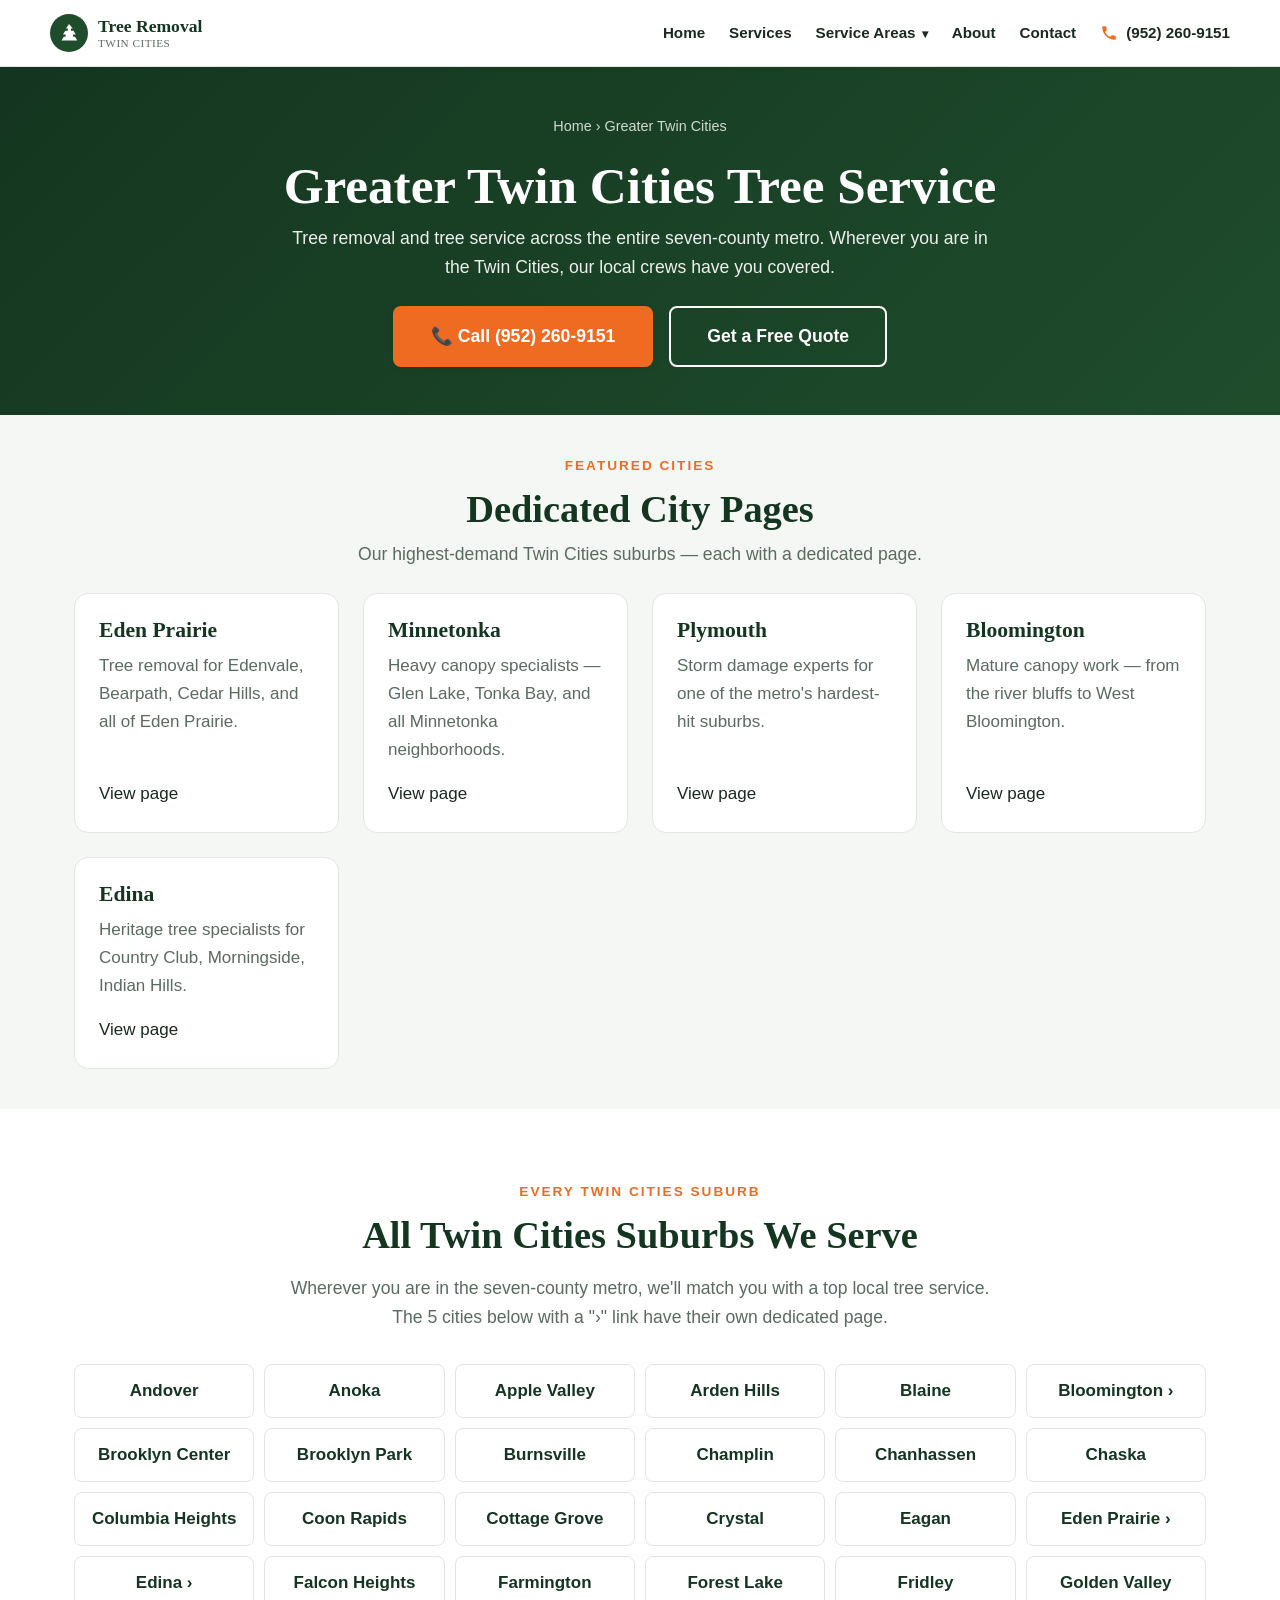
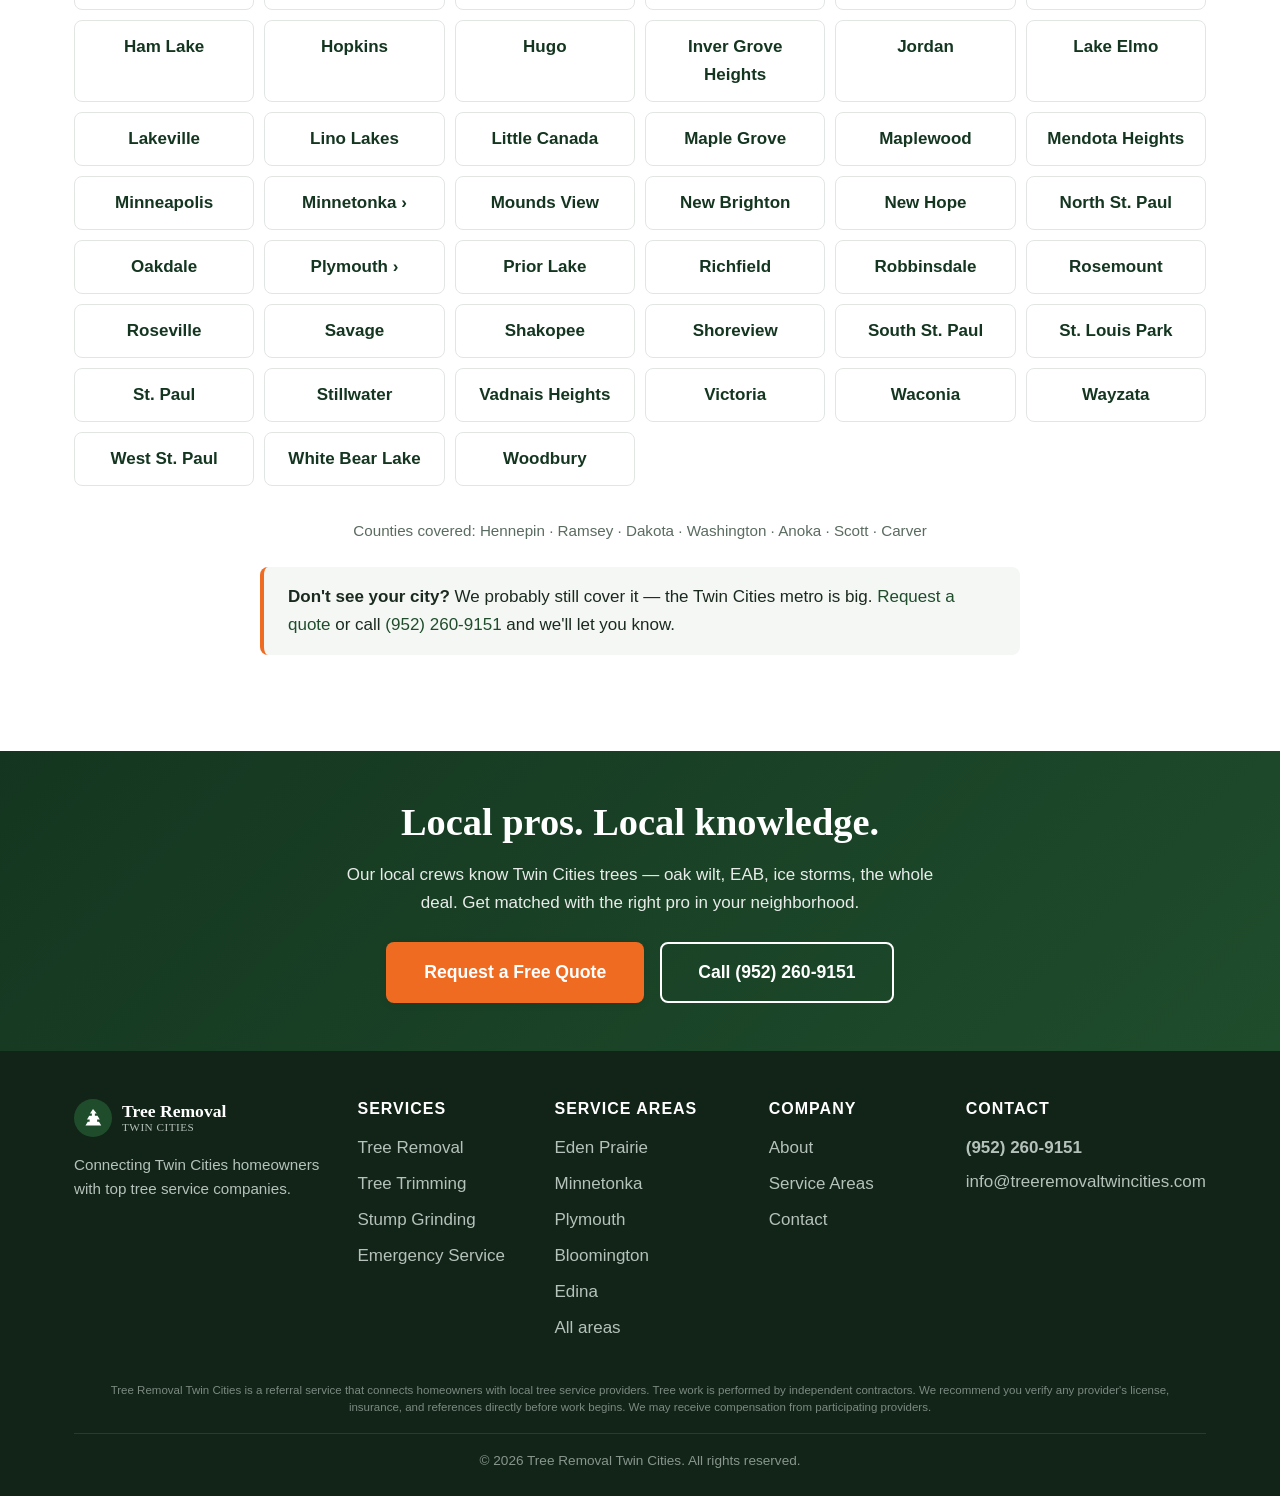
<file: service-areas.html>
<!DOCTYPE html>
<html lang="en">
<head>
<meta charset="UTF-8">
<meta name="viewport" content="width=device-width, initial-scale=1.0">
<title>Greater Twin Cities Tree Service | Tree Removal Twin Cities</title>
<meta name="description" content="Tree Removal Twin Cities connects homeowners across the Greater Twin Cities — Minneapolis, St. Paul, Edina, Bloomington, Plymouth, Eagan, Woodbury, Maple Grove, and more — with top local tree removal companies.">
<link rel="canonical" href="https://treeremovaltwincities.com/service-areas.html">
<meta name="theme-color" content="#1f4d2c">
<link rel="icon" type="image/svg+xml" href="data:image/svg+xml,%3Csvg xmlns='http://www.w3.org/2000/svg' viewBox='0 0 32 32'%3E%3Crect width='32' height='32' rx='6' fill='%231f4d2c'/%3E%3Cpath fill='white' d='M16 5l-4 6h2v3h-3l-3 5h3v3h-2l-3 5h22l-3-5h-2v-3h3l-3-5h-3v-3h2z'/%3E%3C/svg%3E">
<link rel="stylesheet" href="styles.css">
</head>
<body>

<header class="site-header">
  <div class="container header-inner">
    <a href="index.html" class="logo">
      <span class="logo-mark" aria-hidden="true"><svg viewBox="0 0 32 32"><path d="M16 4l-4 6h2.5v3h-3.5l-3 5h3.5v3h-2.5l-3 5h21l-3-5h-2.5v-3h3.5l-3-5h-3.5v-3h2.5z"/></svg></span>
      <span class="logo-text">Tree Removal<br><small>TWIN CITIES</small></span>
    </a>
    <button class="nav-toggle" aria-label="Toggle menu" aria-expanded="false"><span></span><span></span><span></span></button>
    <nav class="main-nav" aria-label="Main">
      <ul>
        <li><a href="index.html">Home</a></li>
        <li><a href="services.html">Services</a></li>
        <li class="has-dropdown">
          <a href="service-areas.html">Service Areas <span class="dropdown-arrow" aria-hidden="true">&#9662;</span></a>
          <ul class="dropdown-menu">
            <li><a href="eden-prairie-tree-removal/">Eden Prairie</a></li>
            <li><a href="minnetonka-tree-removal/">Minnetonka</a></li>
            <li><a href="plymouth-tree-removal/">Plymouth</a></li>
            <li><a href="bloomington-tree-removal/">Bloomington</a></li>
            <li><a href="edina-tree-removal/">Edina</a></li>
            <li><a href="service-areas.html">Greater Twin Cities &rsaquo;</a></li>
          </ul>
        </li>
        <li><a href="about.html">About</a></li>
        <li><a href="contact.html">Contact</a></li>
      </ul>
      <a href="tel:+19522609151" class="header-phone">
        <svg viewBox="0 0 24 24"><path d="M20 15.5c-1.25 0-2.45-.2-3.57-.57a1 1 0 0 0-1.02.24l-2.2 2.2a15.05 15.05 0 0 1-6.59-6.59l2.2-2.2a1 1 0 0 0 .25-1.02A11.36 11.36 0 0 1 8.5 4a1 1 0 0 0-1-1H4a1 1 0 0 0-1 1c0 9.39 7.61 17 17 17a1 1 0 0 0 1-1v-3.5a1 1 0 0 0-1-1z"/></svg>
        <span>(952) 260-9151</span>
      </a>
    </nav>
  </div>
</header>

<section class="page-hero">
  <div class="container">
    <nav class="breadcrumbs" aria-label="Breadcrumb"><a href="index.html">Home</a> &rsaquo; <span>Greater Twin Cities</span></nav>
    <h1>Greater Twin Cities Tree Service</h1>
    <p>Tree removal and tree service across the entire seven-county metro. Wherever you are in the Twin Cities, our local crews have you covered.</p>
    <div class="hero-ctas" style="justify-content:center;margin-top:1.5rem;">
      <a href="tel:+19522609151" class="btn btn-primary btn-lg">📞 Call (952) 260-9151</a>
      <a href="contact.html" class="btn btn-outline btn-lg" style="color:#fff;border-color:#fff;">Get a Free Quote</a>
    </div>
  </div>
</section>

<section style="padding:2.5rem 0;background:var(--color-bg-alt);">
  <div class="container">
    <div class="section-head" style="margin-bottom:1.5rem;">
      <div class="eyebrow">Featured Cities</div>
      <h2 style="margin-bottom:0.5rem;">Dedicated City Pages</h2>
      <p>Our highest-demand Twin Cities suburbs — each with a dedicated page.</p>
    </div>
    <div class="cards-grid">
      <a href="eden-prairie-tree-removal/" class="card" style="text-decoration:none;color:inherit;">
        <h3>Eden Prairie</h3>
        <p>Tree removal for Edenvale, Bearpath, Cedar Hills, and all of Eden Prairie.</p>
        <span class="card-link">View page</span>
      </a>
      <a href="minnetonka-tree-removal/" class="card" style="text-decoration:none;color:inherit;">
        <h3>Minnetonka</h3>
        <p>Heavy canopy specialists — Glen Lake, Tonka Bay, and all Minnetonka neighborhoods.</p>
        <span class="card-link">View page</span>
      </a>
      <a href="plymouth-tree-removal/" class="card" style="text-decoration:none;color:inherit;">
        <h3>Plymouth</h3>
        <p>Storm damage experts for one of the metro's hardest-hit suburbs.</p>
        <span class="card-link">View page</span>
      </a>
      <a href="bloomington-tree-removal/" class="card" style="text-decoration:none;color:inherit;">
        <h3>Bloomington</h3>
        <p>Mature canopy work — from the river bluffs to West Bloomington.</p>
        <span class="card-link">View page</span>
      </a>
      <a href="edina-tree-removal/" class="card" style="text-decoration:none;color:inherit;">
        <h3>Edina</h3>
        <p>Heritage tree specialists for Country Club, Morningside, Indian Hills.</p>
        <span class="card-link">View page</span>
      </a>
    </div>
  </div>
</section>

<section>
  <div class="container">
    <div class="section-head">
      <div class="eyebrow">Every Twin Cities Suburb</div>
      <h2>All Twin Cities Suburbs We Serve</h2>
      <p>Wherever you are in the seven-county metro, we'll match you with a top local tree service. The 5 cities below with a "&rsaquo;" link have their own dedicated page.</p>
    </div>

    <ul class="areas-list">
      <li>Andover</li>
      <li>Anoka</li>
      <li>Apple Valley</li>
      <li>Arden Hills</li>
      <li>Blaine</li>
      <li><a href="bloomington-tree-removal/" style="color:inherit;text-decoration:none;display:block;font-weight:700;">Bloomington &rsaquo;</a></li>
      <li>Brooklyn Center</li>
      <li>Brooklyn Park</li>
      <li>Burnsville</li>
      <li>Champlin</li>
      <li>Chanhassen</li>
      <li>Chaska</li>
      <li>Columbia Heights</li>
      <li>Coon Rapids</li>
      <li>Cottage Grove</li>
      <li>Crystal</li>
      <li>Eagan</li>
      <li><a href="eden-prairie-tree-removal/" style="color:inherit;text-decoration:none;display:block;font-weight:700;">Eden Prairie &rsaquo;</a></li>
      <li><a href="edina-tree-removal/" style="color:inherit;text-decoration:none;display:block;font-weight:700;">Edina &rsaquo;</a></li>
      <li>Falcon Heights</li>
      <li>Farmington</li>
      <li>Forest Lake</li>
      <li>Fridley</li>
      <li>Golden Valley</li>
      <li>Ham Lake</li>
      <li>Hopkins</li>
      <li>Hugo</li>
      <li>Inver Grove Heights</li>
      <li>Jordan</li>
      <li>Lake Elmo</li>
      <li>Lakeville</li>
      <li>Lino Lakes</li>
      <li>Little Canada</li>
      <li>Maple Grove</li>
      <li>Maplewood</li>
      <li>Mendota Heights</li>
      <li>Minneapolis</li>
      <li><a href="minnetonka-tree-removal/" style="color:inherit;text-decoration:none;display:block;font-weight:700;">Minnetonka &rsaquo;</a></li>
      <li>Mounds View</li>
      <li>New Brighton</li>
      <li>New Hope</li>
      <li>North St. Paul</li>
      <li>Oakdale</li>
      <li><a href="plymouth-tree-removal/" style="color:inherit;text-decoration:none;display:block;font-weight:700;">Plymouth &rsaquo;</a></li>
      <li>Prior Lake</li>
      <li>Richfield</li>
      <li>Robbinsdale</li>
      <li>Rosemount</li>
      <li>Roseville</li>
      <li>Savage</li>
      <li>Shakopee</li>
      <li>Shoreview</li>
      <li>South St. Paul</li>
      <li>St. Louis Park</li>
      <li>St. Paul</li>
      <li>Stillwater</li>
      <li>Vadnais Heights</li>
      <li>Victoria</li>
      <li>Waconia</li>
      <li>Wayzata</li>
      <li>West St. Paul</li>
      <li>White Bear Lake</li>
      <li>Woodbury</li>
    </ul>

    <div class="prose mt-4">
      <p style="color:var(--color-text-muted);font-size:0.95rem;text-align:center;">Counties covered: Hennepin · Ramsey · Dakota · Washington · Anoka · Scott · Carver</p>
      <div class="callout">
        <strong>Don't see your city?</strong> We probably still cover it — the Twin Cities metro is big. <a href="contact.html">Request a quote</a> or call <a href="tel:+19522609151">(952) 260-9151</a> and we'll let you know.
      </div>
    </div>
  </div>
</section>

<section class="cta-band">
  <div class="container">
    <h2>Local pros. Local knowledge.</h2>
    <p>Our local crews know Twin Cities trees — oak wilt, EAB, ice storms, the whole deal. Get matched with the right pro in your neighborhood.</p>
    <div class="hero-ctas" style="justify-content:center;">
      <a href="contact.html" class="btn btn-primary btn-lg">Request a Free Quote</a>
      <a href="tel:+19522609151" class="btn btn-outline btn-lg">Call (952) 260-9151</a>
    </div>
  </div>
</section>

<footer class="site-footer">
  <div class="container">
    <div class="footer-grid">
      <div>
        <a href="index.html" class="logo">
          <span class="logo-mark" aria-hidden="true"><svg viewBox="0 0 32 32" style="width:24px;height:24px;fill:white;"><path d="M16 4l-4 6h2.5v3h-3.5l-3 5h3.5v3h-2.5l-3 5h21l-3-5h-2.5v-3h3.5l-3-5h-3.5v-3h2.5z"/></svg></span>
          <span class="logo-text">Tree Removal<br><small>TWIN CITIES</small></span>
        </a>
        <p class="footer-about">Connecting Twin Cities homeowners with top tree service companies.</p>
      </div>
      <div>
        <h4>Services</h4>
        <ul>
          <li><a href="tree-removal.html">Tree Removal</a></li>
          <li><a href="tree-trimming.html">Tree Trimming</a></li>
          <li><a href="stump-grinding.html">Stump Grinding</a></li>
          <li><a href="emergency-tree-service.html">Emergency Service</a></li>
        </ul>
      </div>
      <div>
        <h4>Service Areas</h4>
        <ul>
          <li><a href="eden-prairie-tree-removal/">Eden Prairie</a></li>
          <li><a href="minnetonka-tree-removal/">Minnetonka</a></li>
          <li><a href="plymouth-tree-removal/">Plymouth</a></li>
          <li><a href="bloomington-tree-removal/">Bloomington</a></li>
          <li><a href="edina-tree-removal/">Edina</a></li>
          <li><a href="service-areas.html">All areas</a></li>
        </ul>
      </div>
      <div>
        <h4>Company</h4>
        <ul>
          <li><a href="about.html">About</a></li>
          <li><a href="service-areas.html">Service Areas</a></li>
          <li><a href="contact.html">Contact</a></li>
        </ul>
      </div>
      <div class="footer-contact">
        <h4>Contact</h4>
        <a href="tel:+19522609151"><strong>(952) 260-9151</strong></a>
        <a href="mailto:info@treeremovaltwincities.com">info@treeremovaltwincities.com</a>
      </div>
    </div>
    <p style="font-size:0.72rem;color:#7c8a82;text-align:center;margin:0.5rem 0 1rem;line-height:1.5;padding:0 1rem;">Tree Removal Twin Cities is a referral service that connects homeowners with local tree service providers. Tree work is performed by independent contractors. We recommend you verify any provider's license, insurance, and references directly before work begins. We may receive compensation from participating providers.</p>
    <div class="footer-bottom">&copy; <span data-current-year></span> Tree Removal Twin Cities. All rights reserved.</div>
  </div>
</footer>

<script src="script.js"></script>
</body>
</html>
</file>
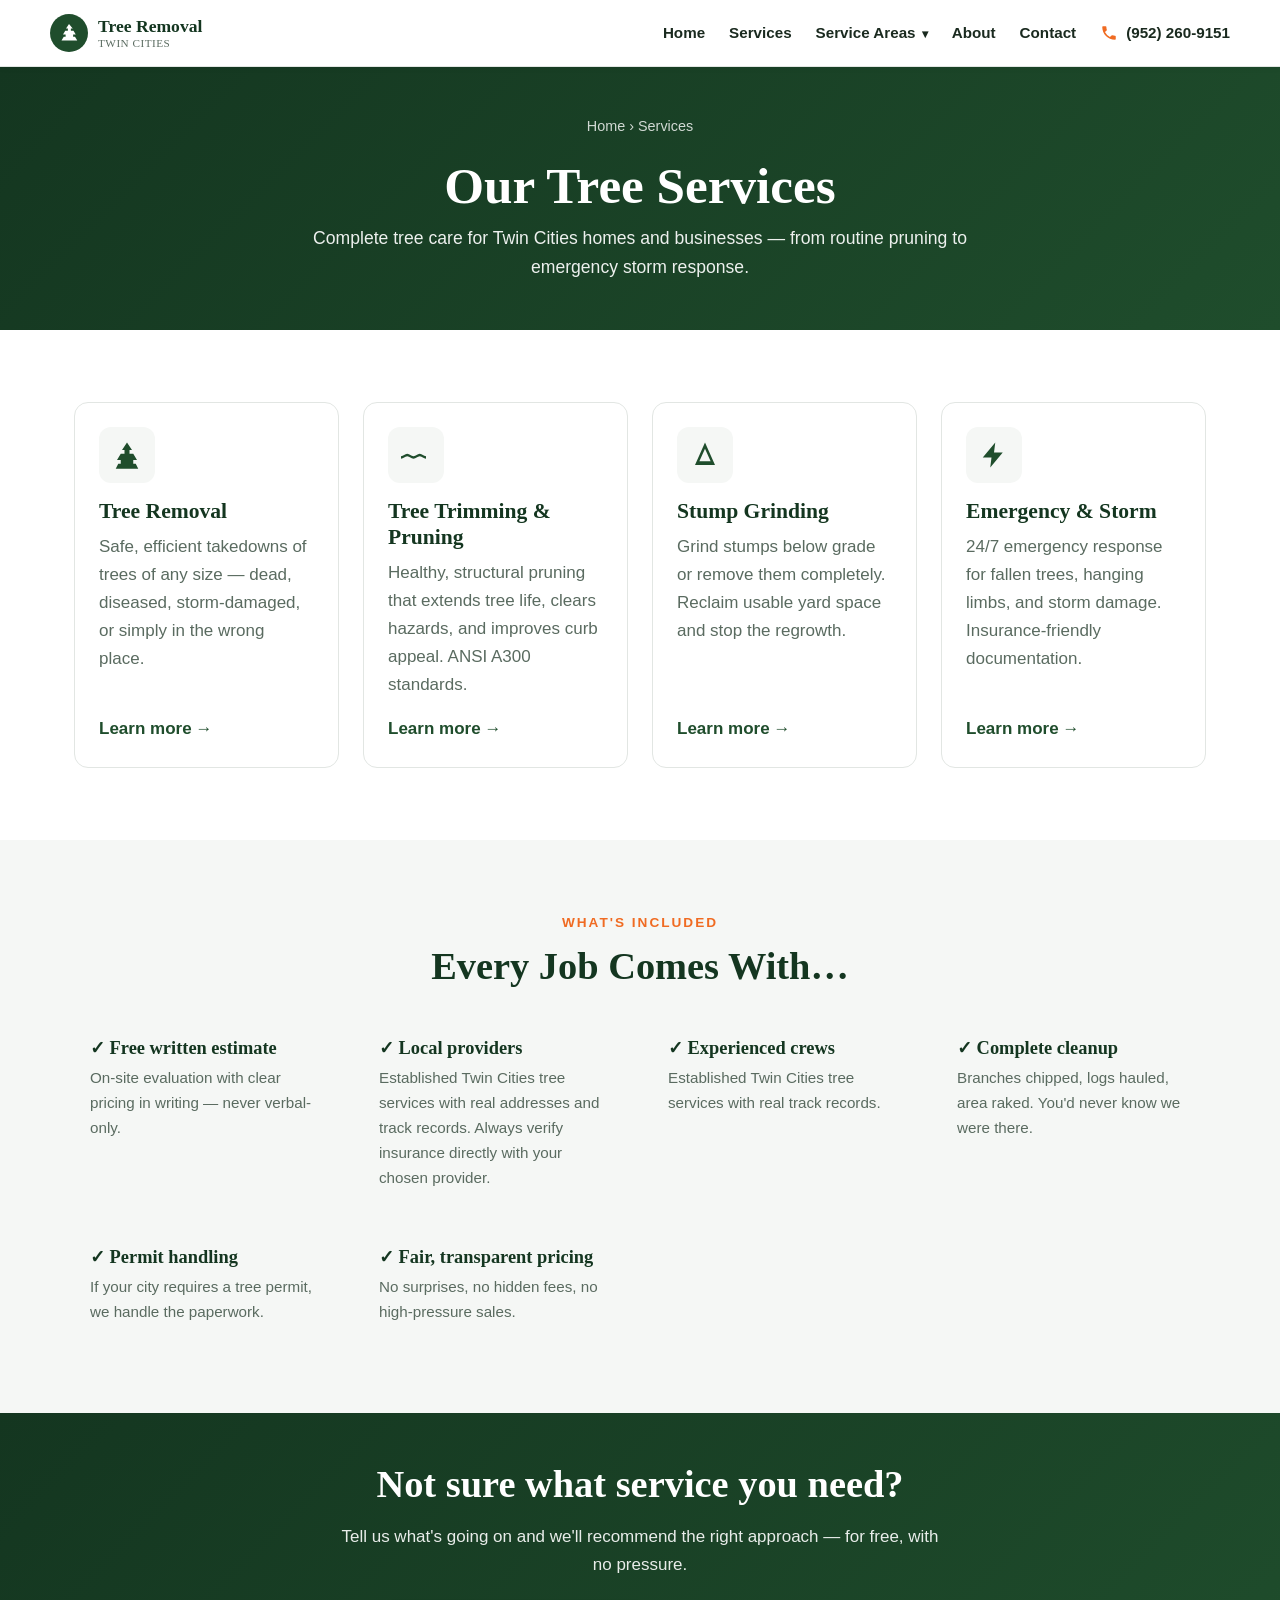
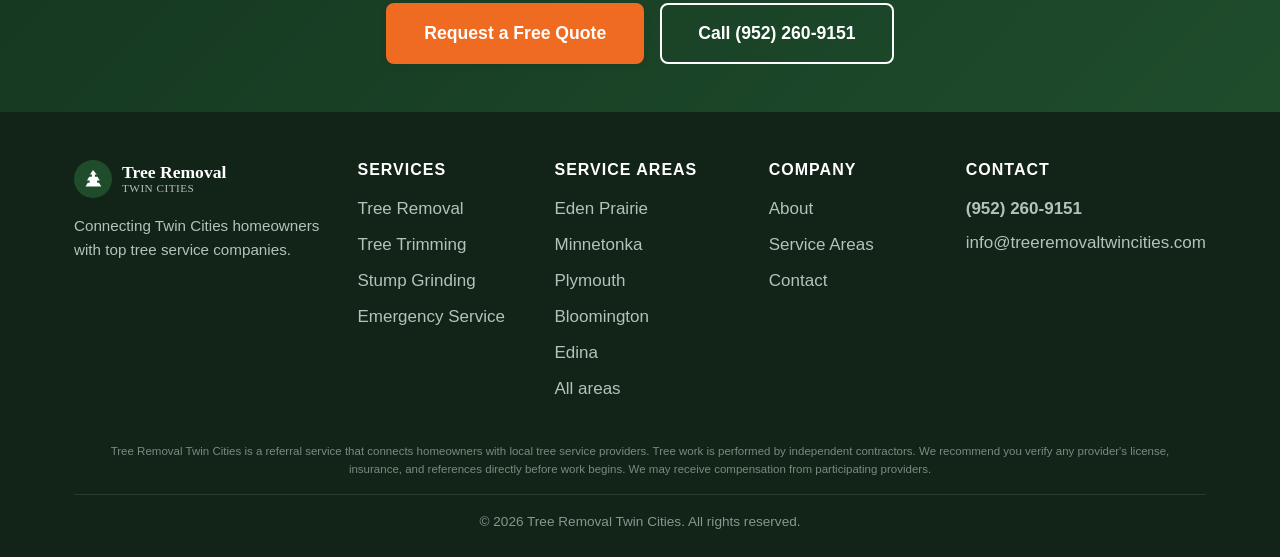
<file: services.html>
<!DOCTYPE html>
<html lang="en">
<head>
<meta charset="UTF-8">
<meta name="viewport" content="width=device-width, initial-scale=1.0">
<title>Tree Services Twin Cities | Removal, Trimming, Stumps, Emergency</title>
<meta name="description" content="All tree services for the Twin Cities — tree removal, trimming, stump grinding, and 24/7 emergency response. Get matched with top local pros. Free quotes.">
<link rel="canonical" href="https://treeremovaltwincities.com/services.html">
<meta name="theme-color" content="#1f4d2c">
<link rel="icon" type="image/svg+xml" href="data:image/svg+xml,%3Csvg xmlns='http://www.w3.org/2000/svg' viewBox='0 0 32 32'%3E%3Crect width='32' height='32' rx='6' fill='%231f4d2c'/%3E%3Cpath fill='white' d='M16 5l-4 6h2v3h-3l-3 5h3v3h-2l-3 5h22l-3-5h-2v-3h3l-3-5h-3v-3h2z'/%3E%3C/svg%3E">
<link rel="stylesheet" href="styles.css">
</head>
<body>

<header class="site-header">
  <div class="container header-inner">
    <a href="index.html" class="logo">
      <span class="logo-mark" aria-hidden="true"><svg viewBox="0 0 32 32"><path d="M16 4l-4 6h2.5v3h-3.5l-3 5h3.5v3h-2.5l-3 5h21l-3-5h-2.5v-3h3.5l-3-5h-3.5v-3h2.5z"/></svg></span>
      <span class="logo-text">Tree Removal<br><small>TWIN CITIES</small></span>
    </a>
    <button class="nav-toggle" aria-label="Toggle menu" aria-expanded="false"><span></span><span></span><span></span></button>
    <nav class="main-nav" aria-label="Main">
      <ul>
        <li><a href="index.html">Home</a></li>
        <li><a href="services.html">Services</a></li>
        <li class="has-dropdown">
          <a href="service-areas.html">Service Areas <span class="dropdown-arrow" aria-hidden="true">&#9662;</span></a>
          <ul class="dropdown-menu">
            <li><a href="eden-prairie-tree-removal/">Eden Prairie</a></li>
            <li><a href="minnetonka-tree-removal/">Minnetonka</a></li>
            <li><a href="plymouth-tree-removal/">Plymouth</a></li>
            <li><a href="bloomington-tree-removal/">Bloomington</a></li>
            <li><a href="edina-tree-removal/">Edina</a></li>
            <li><a href="service-areas.html">Greater Twin Cities &rsaquo;</a></li>
          </ul>
        </li>
        <li><a href="about.html">About</a></li>
        <li><a href="contact.html">Contact</a></li>
      </ul>
      <a href="tel:+19522609151" class="header-phone">
        <svg viewBox="0 0 24 24"><path d="M20 15.5c-1.25 0-2.45-.2-3.57-.57a1 1 0 0 0-1.02.24l-2.2 2.2a15.05 15.05 0 0 1-6.59-6.59l2.2-2.2a1 1 0 0 0 .25-1.02A11.36 11.36 0 0 1 8.5 4a1 1 0 0 0-1-1H4a1 1 0 0 0-1 1c0 9.39 7.61 17 17 17a1 1 0 0 0 1-1v-3.5a1 1 0 0 0-1-1z"/></svg>
        <span>(952) 260-9151</span>
      </a>
    </nav>
  </div>
</header>

<section class="page-hero">
  <div class="container">
    <nav class="breadcrumbs" aria-label="Breadcrumb"><a href="index.html">Home</a> &rsaquo; <span>Services</span></nav>
    <h1>Our Tree Services</h1>
    <p>Complete tree care for Twin Cities homes and businesses — from routine pruning to emergency storm response.</p>
  </div>
</section>

<section>
  <div class="container">
    <div class="cards-grid">
      <article class="card">
        <div class="card-icon"><svg viewBox="0 0 24 24"><path d="M12 2L8 8h2v3H7l-3 5h3v3H5l-2 4h18l-2-4h-2v-3h3l-3-5h-3V8h2z"/></svg></div>
        <h3>Tree Removal</h3>
        <p>Safe, efficient takedowns of trees of any size — dead, diseased, storm-damaged, or simply in the wrong place.</p>
        <a href="tree-removal.html" class="card-link">Learn more</a>
      </article>
      <article class="card">
        <div class="card-icon"><svg viewBox="0 0 24 24"><path d="M5 13c2 0 3 2 5 2s3-2 5-2 3 2 5 2v-2c-2 0-3-2-5-2s-3 2-5 2-3-2-5-2-3 2-5 2v2c2 0 3-2 5-2z"/></svg></div>
        <h3>Tree Trimming &amp; Pruning</h3>
        <p>Healthy, structural pruning that extends tree life, clears hazards, and improves curb appeal. ANSI A300 standards.</p>
        <a href="tree-trimming.html" class="card-link">Learn more</a>
      </article>
      <article class="card">
        <div class="card-icon"><svg viewBox="0 0 24 24"><path d="M12 2L4 20h16L12 2zm0 5l4.5 10h-9L12 7z"/></svg></div>
        <h3>Stump Grinding</h3>
        <p>Grind stumps below grade or remove them completely. Reclaim usable yard space and stop the regrowth.</p>
        <a href="stump-grinding.html" class="card-link">Learn more</a>
      </article>
      <article class="card">
        <div class="card-icon"><svg viewBox="0 0 24 24"><path d="M13 2L3 14h7l-1 8 10-12h-7z"/></svg></div>
        <h3>Emergency &amp; Storm</h3>
        <p>24/7 emergency response for fallen trees, hanging limbs, and storm damage. Insurance-friendly documentation.</p>
        <a href="emergency-tree-service.html" class="card-link">Learn more</a>
      </article>
    </div>
  </div>
</section>

<section class="section-alt">
  <div class="container">
    <div class="section-head">
      <div class="eyebrow">What's Included</div>
      <h2>Every Job Comes With…</h2>
    </div>
    <div class="why-grid">
      <div class="why-item"><h3>✓ Free written estimate</h3><p>On-site evaluation with clear pricing in writing — never verbal-only.</p></div>
      <div class="why-item"><h3>✓ Local providers</h3><p>Established Twin Cities tree services with real addresses and track records. Always verify insurance directly with your chosen provider.</p></div>
      <div class="why-item"><h3>✓ Experienced crews</h3><p>Established Twin Cities tree services with real track records.</p></div>
      <div class="why-item"><h3>✓ Complete cleanup</h3><p>Branches chipped, logs hauled, area raked. You'd never know we were there.</p></div>
      <div class="why-item"><h3>✓ Permit handling</h3><p>If your city requires a tree permit, we handle the paperwork.</p></div>
      <div class="why-item"><h3>✓ Fair, transparent pricing</h3><p>No surprises, no hidden fees, no high-pressure sales.</p></div>
    </div>
  </div>
</section>

<section class="cta-band">
  <div class="container">
    <h2>Not sure what service you need?</h2>
    <p>Tell us what's going on and we'll recommend the right approach — for free, with no pressure.</p>
    <div class="hero-ctas" style="justify-content:center;">
      <a href="contact.html" class="btn btn-primary btn-lg">Request a Free Quote</a>
      <a href="tel:+19522609151" class="btn btn-outline btn-lg">Call (952) 260-9151</a>
    </div>
  </div>
</section>

<footer class="site-footer">
  <div class="container">
    <div class="footer-grid">
      <div>
        <a href="index.html" class="logo">
          <span class="logo-mark" aria-hidden="true"><svg viewBox="0 0 32 32" style="width:24px;height:24px;fill:white;"><path d="M16 4l-4 6h2.5v3h-3.5l-3 5h3.5v3h-2.5l-3 5h21l-3-5h-2.5v-3h3.5l-3-5h-3.5v-3h2.5z"/></svg></span>
          <span class="logo-text">Tree Removal<br><small>TWIN CITIES</small></span>
        </a>
        <p class="footer-about">Connecting Twin Cities homeowners with top tree service companies.</p>
      </div>
      <div>
        <h4>Services</h4>
        <ul>
          <li><a href="tree-removal.html">Tree Removal</a></li>
          <li><a href="tree-trimming.html">Tree Trimming</a></li>
          <li><a href="stump-grinding.html">Stump Grinding</a></li>
          <li><a href="emergency-tree-service.html">Emergency Service</a></li>
        </ul>
      </div>
      <div>
        <h4>Service Areas</h4>
        <ul>
          <li><a href="eden-prairie-tree-removal/">Eden Prairie</a></li>
          <li><a href="minnetonka-tree-removal/">Minnetonka</a></li>
          <li><a href="plymouth-tree-removal/">Plymouth</a></li>
          <li><a href="bloomington-tree-removal/">Bloomington</a></li>
          <li><a href="edina-tree-removal/">Edina</a></li>
          <li><a href="service-areas.html">All areas</a></li>
        </ul>
      </div>
      <div>
        <h4>Company</h4>
        <ul>
          <li><a href="about.html">About</a></li>
          <li><a href="service-areas.html">Service Areas</a></li>
          <li><a href="contact.html">Contact</a></li>
        </ul>
      </div>
      <div class="footer-contact">
        <h4>Contact</h4>
        <a href="tel:+19522609151"><strong>(952) 260-9151</strong></a>
        <a href="mailto:info@treeremovaltwincities.com">info@treeremovaltwincities.com</a>
      </div>
    </div>
    <p style="font-size:0.72rem;color:#7c8a82;text-align:center;margin:0.5rem 0 1rem;line-height:1.5;padding:0 1rem;">Tree Removal Twin Cities is a referral service that connects homeowners with local tree service providers. Tree work is performed by independent contractors. We recommend you verify any provider's license, insurance, and references directly before work begins. We may receive compensation from participating providers.</p>
    <div class="footer-bottom">&copy; <span data-current-year></span> Tree Removal Twin Cities. All rights reserved.</div>
  </div>
</footer>

<script src="script.js"></script>
</body>
</html>
</file>
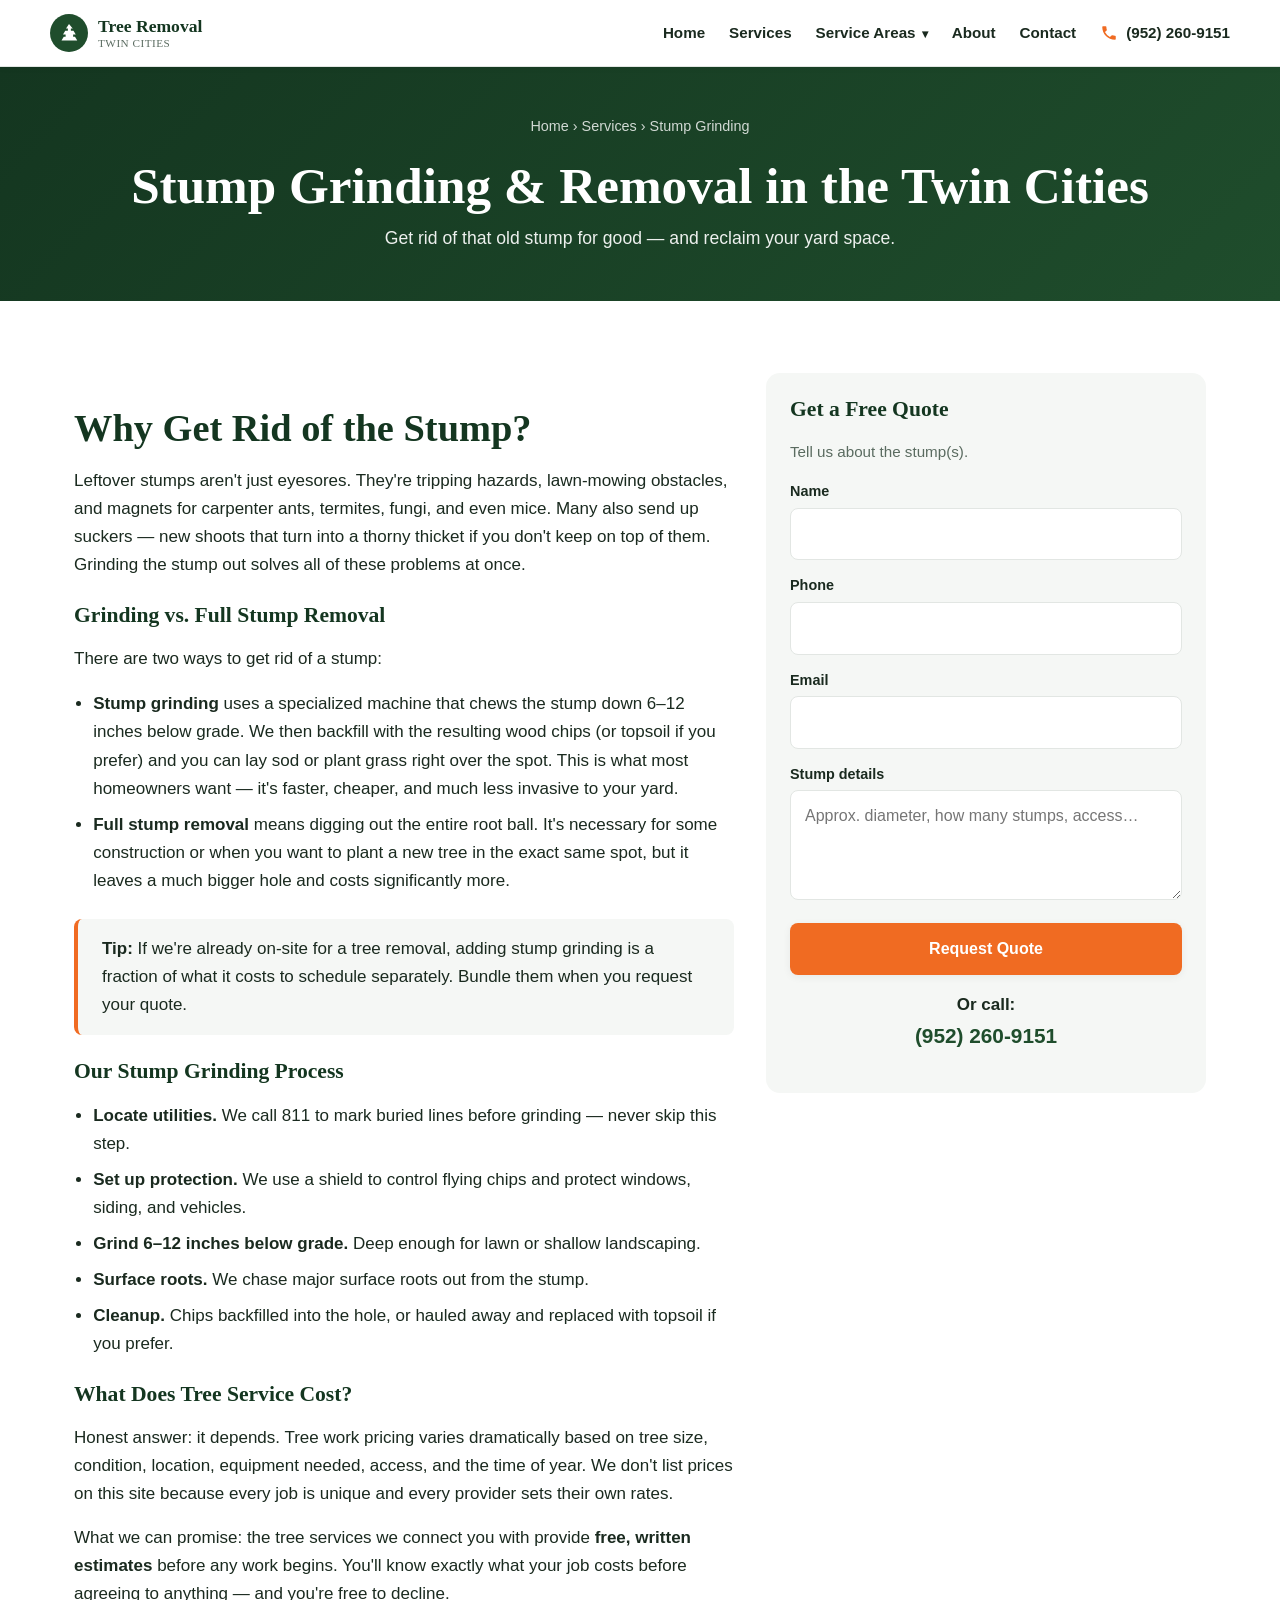
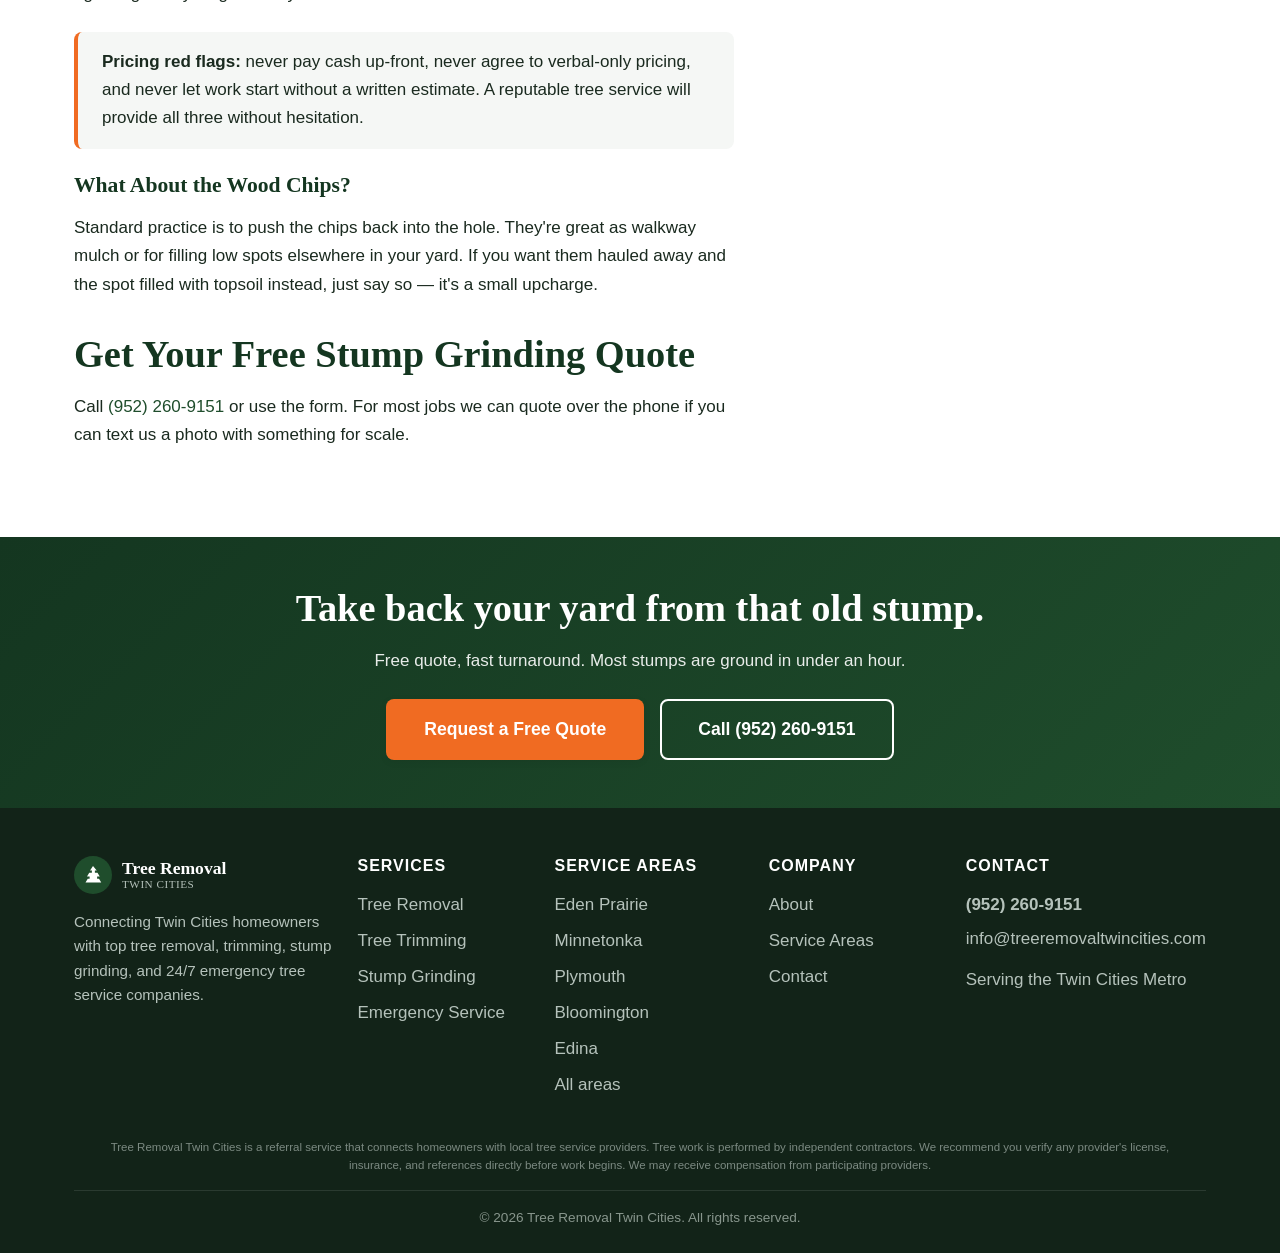
<file: stump-grinding.html>
<!DOCTYPE html>
<html lang="en">
<head>
<meta charset="UTF-8">
<meta name="viewport" content="width=device-width, initial-scale=1.0">
<title>Stump Grinding &amp; Removal Twin Cities | Tree Removal Twin Cities</title>
<meta name="description" content="Professional stump grinding and stump removal in the Twin Cities. Reclaim your yard. Top local pros, free quotes. Minneapolis &amp; St. Paul metro.">
<link rel="canonical" href="https://treeremovaltwincities.com/stump-grinding.html">
<meta name="theme-color" content="#1f4d2c">
<link rel="icon" type="image/svg+xml" href="data:image/svg+xml,%3Csvg xmlns='http://www.w3.org/2000/svg' viewBox='0 0 32 32'%3E%3Crect width='32' height='32' rx='6' fill='%231f4d2c'/%3E%3Cpath fill='white' d='M16 5l-4 6h2v3h-3l-3 5h3v3h-2l-3 5h22l-3-5h-2v-3h3l-3-5h-3v-3h2z'/%3E%3C/svg%3E">
<link rel="stylesheet" href="styles.css">
<script type="application/ld+json">
{
  "@context": "https://schema.org",
  "@type": "Service",
  "serviceType": "Stump Grinding and Removal",
  "provider": { "@type": "LocalBusiness", "name": "Tree Removal Twin Cities", "telephone": "+1-952-260-9151" },
  "areaServed": "Twin Cities metro, MN"
}
</script>
</head>
<body>

<header class="site-header">
  <div class="container header-inner">
    <a href="index.html" class="logo">
      <span class="logo-mark" aria-hidden="true"><svg viewBox="0 0 32 32"><path d="M16 4l-4 6h2.5v3h-3.5l-3 5h3.5v3h-2.5l-3 5h21l-3-5h-2.5v-3h3.5l-3-5h-3.5v-3h2.5z"/></svg></span>
      <span class="logo-text">Tree Removal<br><small>TWIN CITIES</small></span>
    </a>
    <button class="nav-toggle" aria-label="Toggle menu" aria-expanded="false"><span></span><span></span><span></span></button>
    <nav class="main-nav" aria-label="Main">
      <ul>
        <li><a href="index.html">Home</a></li>
        <li><a href="services.html">Services</a></li>
        <li class="has-dropdown">
          <a href="service-areas.html">Service Areas <span class="dropdown-arrow" aria-hidden="true">&#9662;</span></a>
          <ul class="dropdown-menu">
            <li><a href="eden-prairie-tree-removal/">Eden Prairie</a></li>
            <li><a href="minnetonka-tree-removal/">Minnetonka</a></li>
            <li><a href="plymouth-tree-removal/">Plymouth</a></li>
            <li><a href="bloomington-tree-removal/">Bloomington</a></li>
            <li><a href="edina-tree-removal/">Edina</a></li>
            <li><a href="service-areas.html">Greater Twin Cities &rsaquo;</a></li>
          </ul>
        </li>
        <li><a href="about.html">About</a></li>
        <li><a href="contact.html">Contact</a></li>
      </ul>
      <a href="tel:+19522609151" class="header-phone">
        <svg viewBox="0 0 24 24"><path d="M20 15.5c-1.25 0-2.45-.2-3.57-.57a1 1 0 0 0-1.02.24l-2.2 2.2a15.05 15.05 0 0 1-6.59-6.59l2.2-2.2a1 1 0 0 0 .25-1.02A11.36 11.36 0 0 1 8.5 4a1 1 0 0 0-1-1H4a1 1 0 0 0-1 1c0 9.39 7.61 17 17 17a1 1 0 0 0 1-1v-3.5a1 1 0 0 0-1-1z"/></svg>
        <span>(952) 260-9151</span>
      </a>
    </nav>
  </div>
</header>

<section class="page-hero">
  <div class="container">
    <nav class="breadcrumbs" aria-label="Breadcrumb">
      <a href="index.html">Home</a> &rsaquo; <a href="services.html">Services</a> &rsaquo; <span>Stump Grinding</span>
    </nav>
    <h1>Stump Grinding &amp; Removal in the Twin Cities</h1>
    <p>Get rid of that old stump for good — and reclaim your yard space.</p>
  </div>
</section>

<section>
  <div class="container">
    <div class="split">
      <article class="prose">
        <h2>Why Get Rid of the Stump?</h2>
        <p>Leftover stumps aren't just eyesores. They're tripping hazards, lawn-mowing obstacles, and magnets for carpenter ants, termites, fungi, and even mice. Many also send up suckers — new shoots that turn into a thorny thicket if you don't keep on top of them. Grinding the stump out solves all of these problems at once.</p>

        <h3>Grinding vs. Full Stump Removal</h3>
        <p>There are two ways to get rid of a stump:</p>
        <ul>
          <li><strong>Stump grinding</strong> uses a specialized machine that chews the stump down 6–12 inches below grade. We then backfill with the resulting wood chips (or topsoil if you prefer) and you can lay sod or plant grass right over the spot. This is what most homeowners want — it's faster, cheaper, and much less invasive to your yard.</li>
          <li><strong>Full stump removal</strong> means digging out the entire root ball. It's necessary for some construction or when you want to plant a new tree in the exact same spot, but it leaves a much bigger hole and costs significantly more.</li>
        </ul>

        <div class="callout">
          <strong>Tip:</strong> If we're already on-site for a tree removal, adding stump grinding is a fraction of what it costs to schedule separately. Bundle them when you request your quote.
        </div>

        <h3>Our Stump Grinding Process</h3>
        <ul>
          <li><strong>Locate utilities.</strong> We call 811 to mark buried lines before grinding — never skip this step.</li>
          <li><strong>Set up protection.</strong> We use a shield to control flying chips and protect windows, siding, and vehicles.</li>
          <li><strong>Grind 6–12 inches below grade.</strong> Deep enough for lawn or shallow landscaping.</li>
          <li><strong>Surface roots.</strong> We chase major surface roots out from the stump.</li>
          <li><strong>Cleanup.</strong> Chips backfilled into the hole, or hauled away and replaced with topsoil if you prefer.</li>
        </ul>

        <h3>What Does Tree Service Cost?</h3>
        <p>Honest answer: it depends. Tree work pricing varies dramatically based on tree size, condition, location, equipment needed, access, and the time of year. We don't list prices on this site because every job is unique and every provider sets their own rates.</p>
        <p>What we can promise: the tree services we connect you with provide <strong>free, written estimates</strong> before any work begins. You'll know exactly what your job costs before agreeing to anything — and you're free to decline.</p>
        <div class="callout">
          <strong>Pricing red flags:</strong> never pay cash up-front, never agree to verbal-only pricing, and never let work start without a written estimate. A reputable tree service will provide all three without hesitation.
        </div>

        <h3>What About the Wood Chips?</h3>
        <p>Standard practice is to push the chips back into the hole. They're great as walkway mulch or for filling low spots elsewhere in your yard. If you want them hauled away and the spot filled with topsoil instead, just say so — it's a small upcharge.</p>

        <h2>Get Your Free Stump Grinding Quote</h2>
        <p>Call <a href="tel:+19522609151">(952) 260-9151</a> or use the form. For most jobs we can quote over the phone if you can text us a photo with something for scale.</p>
      </article>

      <aside class="sidebar">
        <h3>Get a Free Quote</h3>
        <p style="color:var(--color-text-muted);font-size:0.95rem;">Tell us about the stump(s).</p>
        <form data-lead-form action="https://formspree.io/f/mykvgkoo" method="POST" novalidate>
          <input type="hidden" name="service_page" value="Stump Grinding">
          <div class="form-row"><label for="s-name">Name</label><input id="s-name" name="name" type="text" required></div>
          <div class="form-row"><label for="s-phone">Phone</label><input id="s-phone" name="phone" type="tel" required></div>
          <div class="form-row"><label for="s-email">Email</label><input id="s-email" name="email" type="email" required></div>
          <div class="form-row"><label for="s-details">Stump details</label><textarea id="s-details" name="details" placeholder="Approx. diameter, how many stumps, access…"></textarea></div>
          <button type="submit" class="btn btn-primary" style="width:100%;">Request Quote</button>
        </form>
        <p style="margin-top:1rem;text-align:center;"><strong>Or call:</strong><br><a href="tel:+19522609151" style="font-size:1.3rem;font-weight:700;">(952) 260-9151</a></p>
      </aside>
    </div>
  </div>
</section>

<section class="cta-band">
  <div class="container">
    <h2>Take back your yard from that old stump.</h2>
    <p>Free quote, fast turnaround. Most stumps are ground in under an hour.</p>
    <div class="hero-ctas" style="justify-content:center;">
      <a href="contact.html" class="btn btn-primary btn-lg">Request a Free Quote</a>
      <a href="tel:+19522609151" class="btn btn-outline btn-lg">Call (952) 260-9151</a>
    </div>
  </div>
</section>

<footer class="site-footer">
  <div class="container">
    <div class="footer-grid">
      <div>
        <a href="index.html" class="logo">
          <span class="logo-mark" aria-hidden="true"><svg viewBox="0 0 32 32" style="width:24px;height:24px;fill:white;"><path d="M16 4l-4 6h2.5v3h-3.5l-3 5h3.5v3h-2.5l-3 5h21l-3-5h-2.5v-3h3.5l-3-5h-3.5v-3h2.5z"/></svg></span>
          <span class="logo-text">Tree Removal<br><small>TWIN CITIES</small></span>
        </a>
        <p class="footer-about">Connecting Twin Cities homeowners with top tree removal, trimming, stump grinding, and 24/7 emergency tree service companies.</p>
      </div>
      <div>
        <h4>Services</h4>
        <ul>
          <li><a href="tree-removal.html">Tree Removal</a></li>
          <li><a href="tree-trimming.html">Tree Trimming</a></li>
          <li><a href="stump-grinding.html">Stump Grinding</a></li>
          <li><a href="emergency-tree-service.html">Emergency Service</a></li>
        </ul>
      </div>
      <div>
        <h4>Service Areas</h4>
        <ul>
          <li><a href="eden-prairie-tree-removal/">Eden Prairie</a></li>
          <li><a href="minnetonka-tree-removal/">Minnetonka</a></li>
          <li><a href="plymouth-tree-removal/">Plymouth</a></li>
          <li><a href="bloomington-tree-removal/">Bloomington</a></li>
          <li><a href="edina-tree-removal/">Edina</a></li>
          <li><a href="service-areas.html">All areas</a></li>
        </ul>
      </div>
      <div>
        <h4>Company</h4>
        <ul>
          <li><a href="about.html">About</a></li>
          <li><a href="service-areas.html">Service Areas</a></li>
          <li><a href="contact.html">Contact</a></li>
        </ul>
      </div>
      <div class="footer-contact">
        <h4>Contact</h4>
        <a href="tel:+19522609151"><strong>(952) 260-9151</strong></a>
        <a href="mailto:info@treeremovaltwincities.com">info@treeremovaltwincities.com</a>
        <p style="margin-top:0.8rem;">Serving the Twin Cities Metro</p>
      </div>
    </div>
    <p style="font-size:0.72rem;color:#7c8a82;text-align:center;margin:0.5rem 0 1rem;line-height:1.5;padding:0 1rem;">Tree Removal Twin Cities is a referral service that connects homeowners with local tree service providers. Tree work is performed by independent contractors. We recommend you verify any provider's license, insurance, and references directly before work begins. We may receive compensation from participating providers.</p>
    <div class="footer-bottom">&copy; <span data-current-year></span> Tree Removal Twin Cities. All rights reserved.</div>
  </div>
</footer>

<script src="script.js"></script>
</body>
</html>
</file>
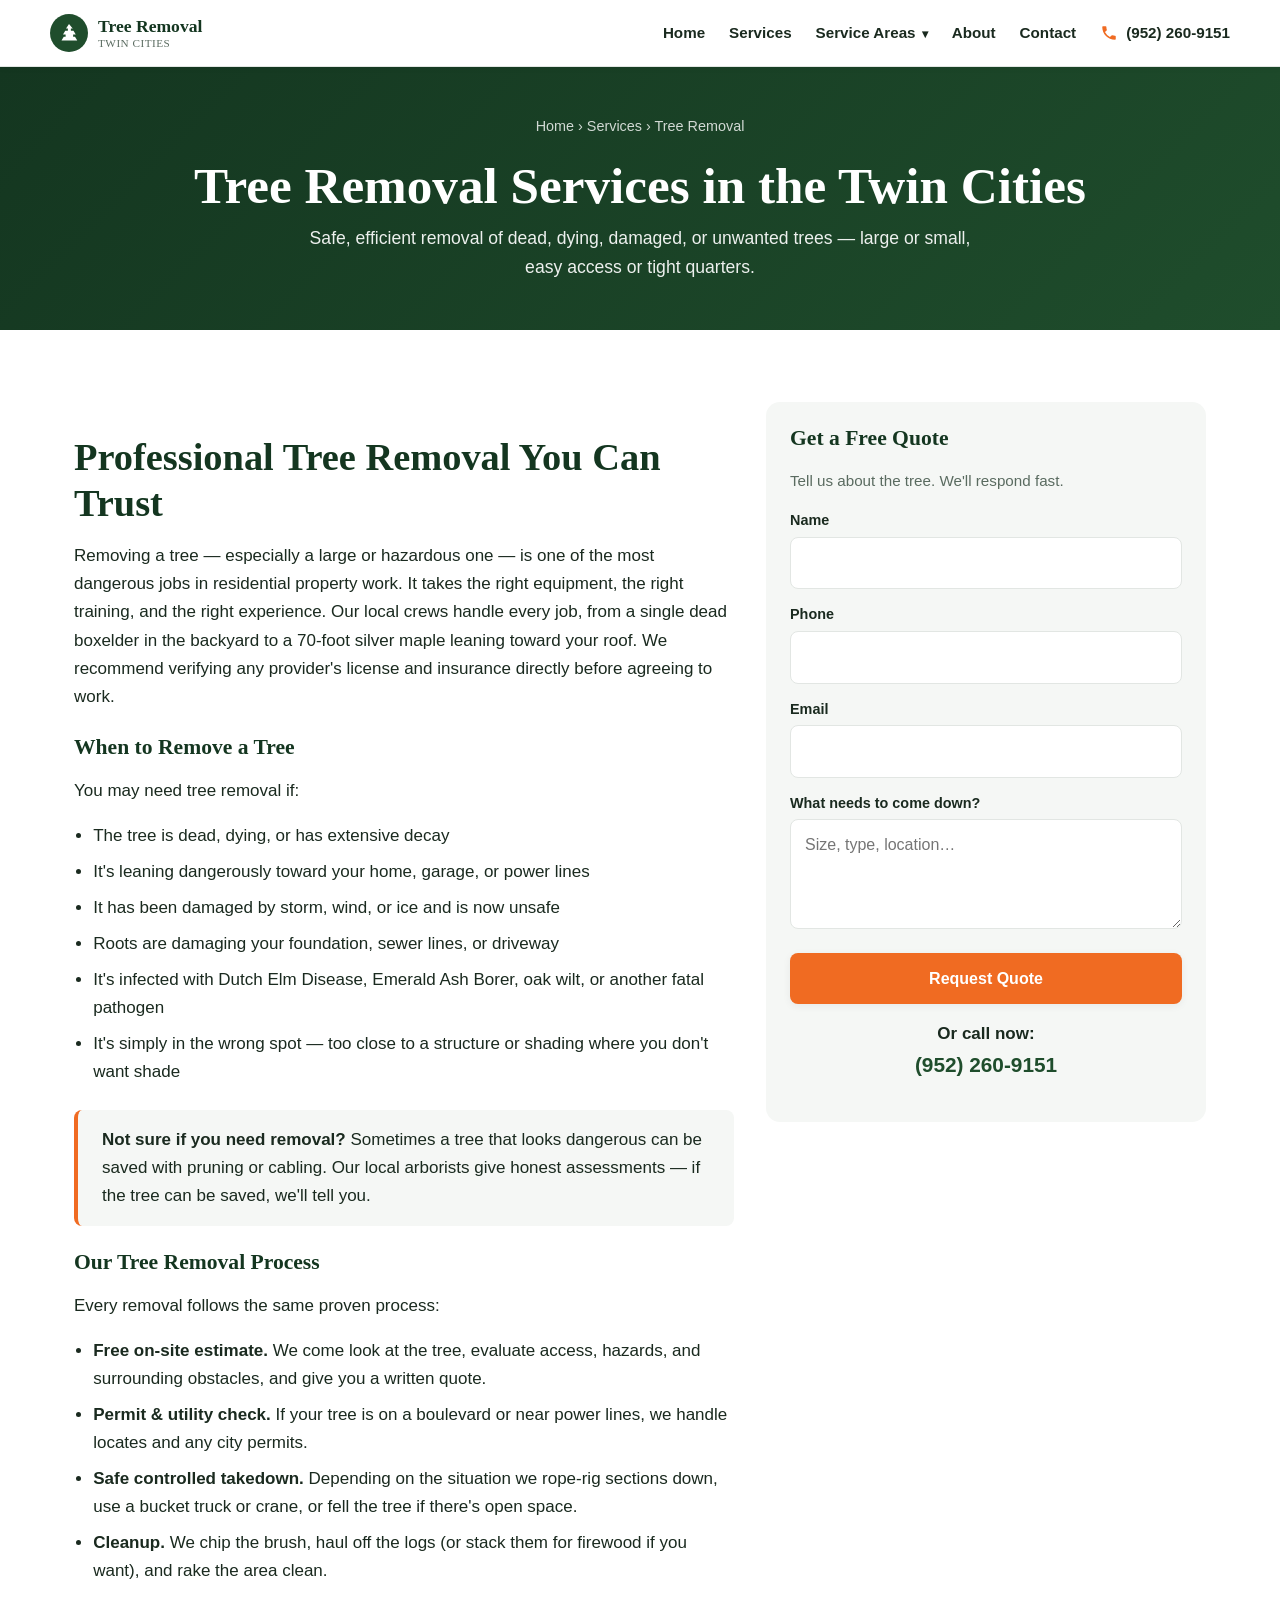
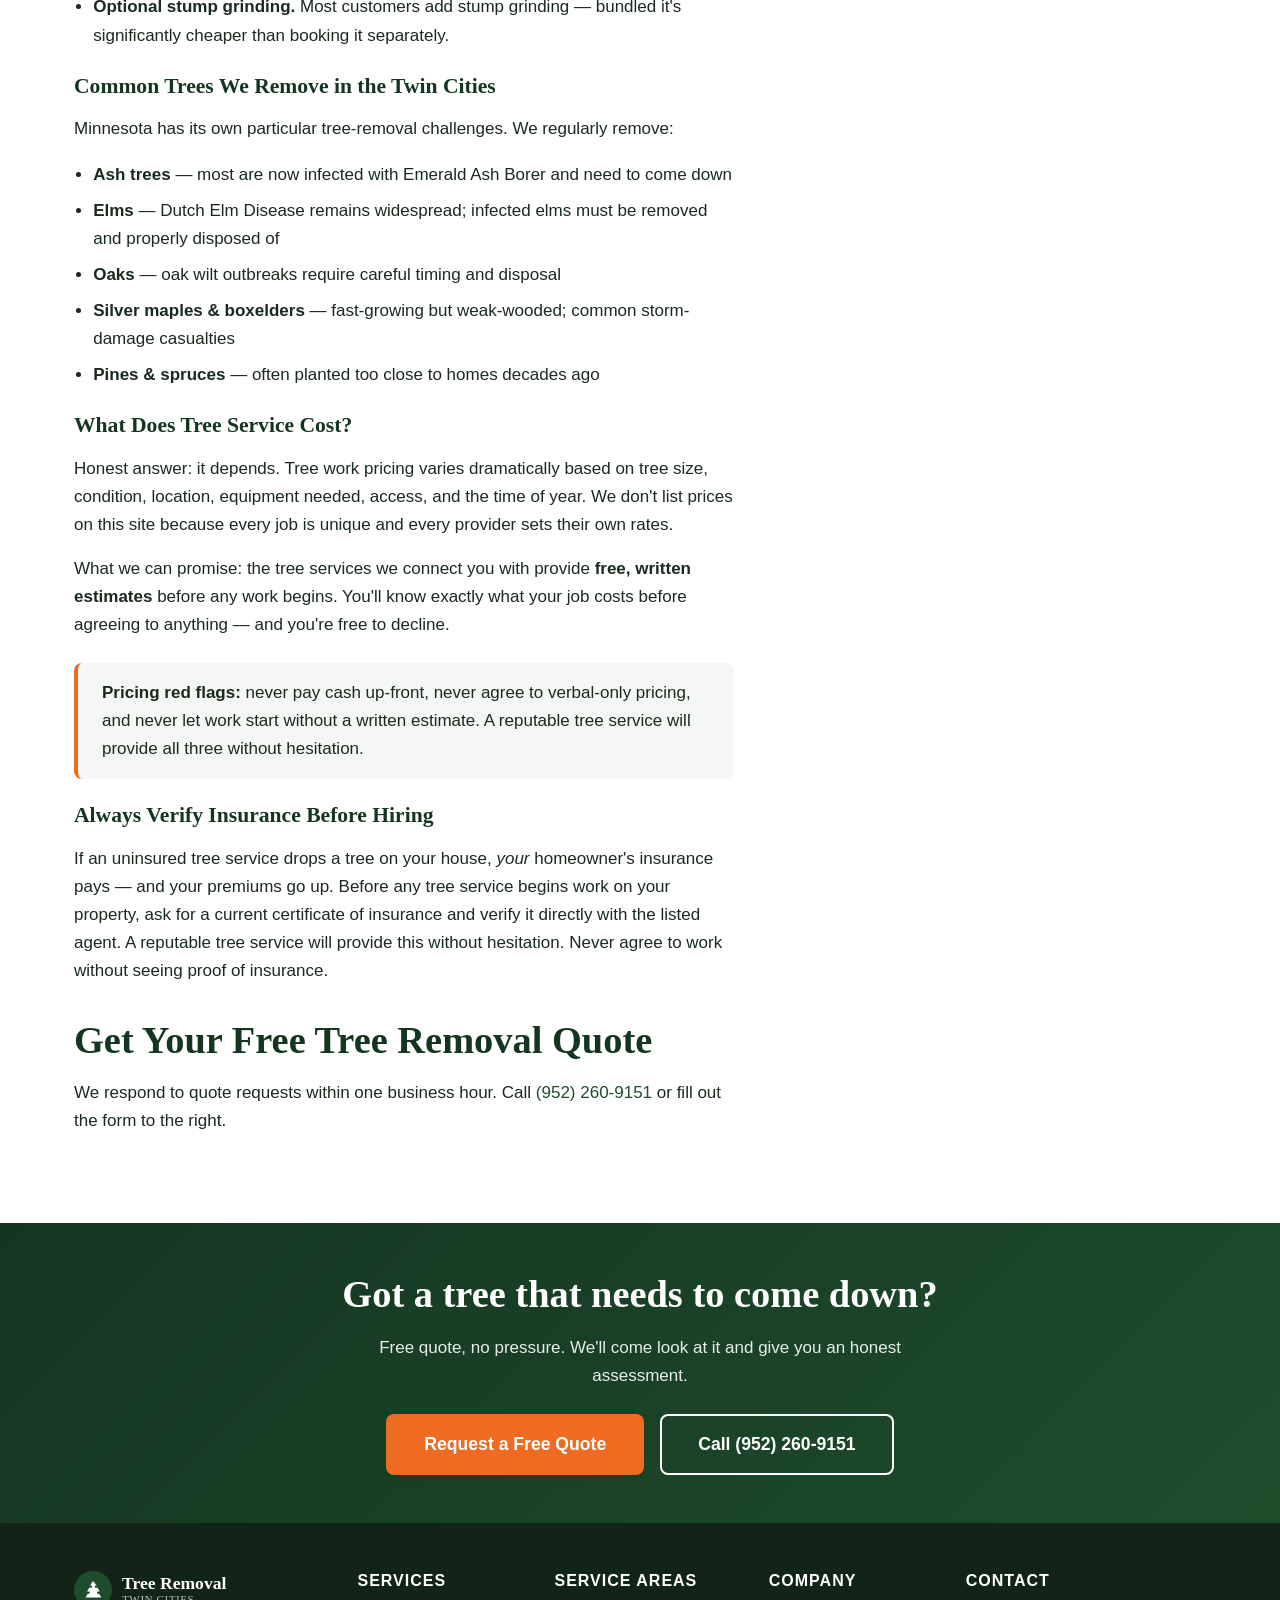
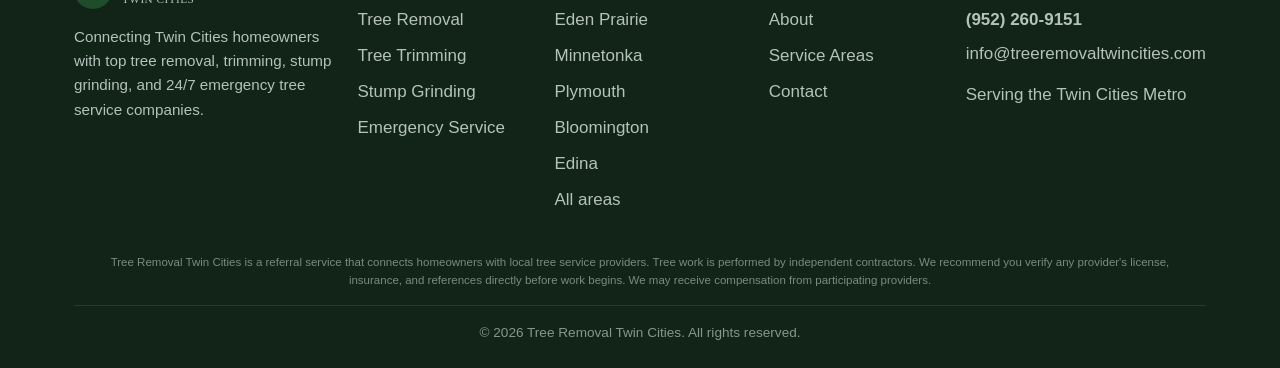
<file: tree-removal.html>
<!DOCTYPE html>
<html lang="en">
<head>
<meta charset="UTF-8">
<meta name="viewport" content="width=device-width, initial-scale=1.0">
<title>Tree Removal Services Minneapolis &amp; St. Paul | Tree Removal Twin Cities</title>
<meta name="description" content="Professional tree removal in Minneapolis, St. Paul, and the Twin Cities. Safe removal of large, dead, or hazardous trees. Top local pros, free quotes.">
<link rel="canonical" href="https://treeremovaltwincities.com/tree-removal.html">
<meta name="theme-color" content="#1f4d2c">
<link rel="icon" type="image/svg+xml" href="data:image/svg+xml,%3Csvg xmlns='http://www.w3.org/2000/svg' viewBox='0 0 32 32'%3E%3Crect width='32' height='32' rx='6' fill='%231f4d2c'/%3E%3Cpath fill='white' d='M16 5l-4 6h2v3h-3l-3 5h3v3h-2l-3 5h22l-3-5h-2v-3h3l-3-5h-3v-3h2z'/%3E%3C/svg%3E">
<link rel="stylesheet" href="styles.css">
<script type="application/ld+json">
{
  "@context": "https://schema.org",
  "@type": "Service",
  "serviceType": "Tree Removal",
  "provider": { "@type": "LocalBusiness", "name": "Tree Removal Twin Cities", "telephone": "+1-952-260-9151" },
  "areaServed": "Twin Cities metro, MN",
  "description": "Professional tree removal services for residential and commercial properties in the Twin Cities metro area."
}
</script>
</head>
<body>

<header class="site-header">
  <div class="container header-inner">
    <a href="index.html" class="logo">
      <span class="logo-mark" aria-hidden="true"><svg viewBox="0 0 32 32"><path d="M16 4l-4 6h2.5v3h-3.5l-3 5h3.5v3h-2.5l-3 5h21l-3-5h-2.5v-3h3.5l-3-5h-3.5v-3h2.5z"/></svg></span>
      <span class="logo-text">Tree Removal<br><small>TWIN CITIES</small></span>
    </a>
    <button class="nav-toggle" aria-label="Toggle menu" aria-expanded="false"><span></span><span></span><span></span></button>
    <nav class="main-nav" aria-label="Main">
      <ul>
        <li><a href="index.html">Home</a></li>
        <li><a href="services.html">Services</a></li>
        <li class="has-dropdown">
          <a href="service-areas.html">Service Areas <span class="dropdown-arrow" aria-hidden="true">&#9662;</span></a>
          <ul class="dropdown-menu">
            <li><a href="eden-prairie-tree-removal/">Eden Prairie</a></li>
            <li><a href="minnetonka-tree-removal/">Minnetonka</a></li>
            <li><a href="plymouth-tree-removal/">Plymouth</a></li>
            <li><a href="bloomington-tree-removal/">Bloomington</a></li>
            <li><a href="edina-tree-removal/">Edina</a></li>
            <li><a href="service-areas.html">Greater Twin Cities &rsaquo;</a></li>
          </ul>
        </li>
        <li><a href="about.html">About</a></li>
        <li><a href="contact.html">Contact</a></li>
      </ul>
      <a href="tel:+19522609151" class="header-phone">
        <svg viewBox="0 0 24 24"><path d="M20 15.5c-1.25 0-2.45-.2-3.57-.57a1 1 0 0 0-1.02.24l-2.2 2.2a15.05 15.05 0 0 1-6.59-6.59l2.2-2.2a1 1 0 0 0 .25-1.02A11.36 11.36 0 0 1 8.5 4a1 1 0 0 0-1-1H4a1 1 0 0 0-1 1c0 9.39 7.61 17 17 17a1 1 0 0 0 1-1v-3.5a1 1 0 0 0-1-1z"/></svg>
        <span>(952) 260-9151</span>
      </a>
    </nav>
  </div>
</header>

<section class="page-hero">
  <div class="container">
    <nav class="breadcrumbs" aria-label="Breadcrumb">
      <a href="index.html">Home</a> &rsaquo; <a href="services.html">Services</a> &rsaquo; <span>Tree Removal</span>
    </nav>
    <h1>Tree Removal Services in the Twin Cities</h1>
    <p>Safe, efficient removal of dead, dying, damaged, or unwanted trees — large or small, easy access or tight quarters.</p>
  </div>
</section>

<section>
  <div class="container">
    <div class="split">
      <article class="prose">
        <h2>Professional Tree Removal You Can Trust</h2>
        <p>Removing a tree — especially a large or hazardous one — is one of the most dangerous jobs in residential property work. It takes the right equipment, the right training, and the right experience. Our local crews handle every job, from a single dead boxelder in the backyard to a 70-foot silver maple leaning toward your roof. We recommend verifying any provider's license and insurance directly before agreeing to work.</p>

        <h3>When to Remove a Tree</h3>
        <p>You may need tree removal if:</p>
        <ul>
          <li>The tree is dead, dying, or has extensive decay</li>
          <li>It's leaning dangerously toward your home, garage, or power lines</li>
          <li>It has been damaged by storm, wind, or ice and is now unsafe</li>
          <li>Roots are damaging your foundation, sewer lines, or driveway</li>
          <li>It's infected with Dutch Elm Disease, Emerald Ash Borer, oak wilt, or another fatal pathogen</li>
          <li>It's simply in the wrong spot — too close to a structure or shading where you don't want shade</li>
        </ul>

        <div class="callout">
          <strong>Not sure if you need removal?</strong> Sometimes a tree that looks dangerous can be saved with pruning or cabling. Our local arborists give honest assessments — if the tree can be saved, we'll tell you.
        </div>

        <h3>Our Tree Removal Process</h3>
        <p>Every removal follows the same proven process:</p>
        <ul>
          <li><strong>Free on-site estimate.</strong> We come look at the tree, evaluate access, hazards, and surrounding obstacles, and give you a written quote.</li>
          <li><strong>Permit &amp; utility check.</strong> If your tree is on a boulevard or near power lines, we handle locates and any city permits.</li>
          <li><strong>Safe controlled takedown.</strong> Depending on the situation we rope-rig sections down, use a bucket truck or crane, or fell the tree if there's open space.</li>
          <li><strong>Cleanup.</strong> We chip the brush, haul off the logs (or stack them for firewood if you want), and rake the area clean.</li>
          <li><strong>Optional stump grinding.</strong> Most customers add stump grinding — bundled it's significantly cheaper than booking it separately.</li>
        </ul>

        <h3>Common Trees We Remove in the Twin Cities</h3>
        <p>Minnesota has its own particular tree-removal challenges. We regularly remove:</p>
        <ul>
          <li><strong>Ash trees</strong> — most are now infected with Emerald Ash Borer and need to come down</li>
          <li><strong>Elms</strong> — Dutch Elm Disease remains widespread; infected elms must be removed and properly disposed of</li>
          <li><strong>Oaks</strong> — oak wilt outbreaks require careful timing and disposal</li>
          <li><strong>Silver maples &amp; boxelders</strong> — fast-growing but weak-wooded; common storm-damage casualties</li>
          <li><strong>Pines &amp; spruces</strong> — often planted too close to homes decades ago</li>
        </ul>

        <h3>What Does Tree Service Cost?</h3>
        <p>Honest answer: it depends. Tree work pricing varies dramatically based on tree size, condition, location, equipment needed, access, and the time of year. We don't list prices on this site because every job is unique and every provider sets their own rates.</p>
        <p>What we can promise: the tree services we connect you with provide <strong>free, written estimates</strong> before any work begins. You'll know exactly what your job costs before agreeing to anything — and you're free to decline.</p>
        <div class="callout">
          <strong>Pricing red flags:</strong> never pay cash up-front, never agree to verbal-only pricing, and never let work start without a written estimate. A reputable tree service will provide all three without hesitation.
        </div>

        <h3>Always Verify Insurance Before Hiring</h3>
        <p>If an uninsured tree service drops a tree on your house, <em>your</em> homeowner's insurance pays — and your premiums go up. Before any tree service begins work on your property, ask for a current certificate of insurance and verify it directly with the listed agent. A reputable tree service will provide this without hesitation. Never agree to work without seeing proof of insurance.</p>

        <h2>Get Your Free Tree Removal Quote</h2>
        <p>We respond to quote requests within one business hour. Call <a href="tel:+19522609151">(952) 260-9151</a> or fill out the form to the right.</p>
      </article>

      <aside class="sidebar">
        <h3>Get a Free Quote</h3>
        <p style="color:var(--color-text-muted);font-size:0.95rem;">Tell us about the tree. We'll respond fast.</p>
        <form data-lead-form action="https://formspree.io/f/mykvgkoo" method="POST" novalidate>
          <input type="hidden" name="service_page" value="Tree Removal">
          <div class="form-row">
            <label for="s-name">Name</label>
            <input id="s-name" name="name" type="text" required>
          </div>
          <div class="form-row">
            <label for="s-phone">Phone</label>
            <input id="s-phone" name="phone" type="tel" required>
          </div>
          <div class="form-row">
            <label for="s-email">Email</label>
            <input id="s-email" name="email" type="email" required>
          </div>
          <div class="form-row">
            <label for="s-details">What needs to come down?</label>
            <textarea id="s-details" name="details" placeholder="Size, type, location…"></textarea>
          </div>
          <button type="submit" class="btn btn-primary" style="width:100%;">Request Quote</button>
        </form>
        <p style="margin-top:1rem;text-align:center;">
          <strong>Or call now:</strong><br>
          <a href="tel:+19522609151" style="font-size:1.3rem;font-weight:700;">(952) 260-9151</a>
        </p>
      </aside>
    </div>
  </div>
</section>

<section class="cta-band">
  <div class="container">
    <h2>Got a tree that needs to come down?</h2>
    <p>Free quote, no pressure. We'll come look at it and give you an honest assessment.</p>
    <div class="hero-ctas" style="justify-content:center;">
      <a href="contact.html" class="btn btn-primary btn-lg">Request a Free Quote</a>
      <a href="tel:+19522609151" class="btn btn-outline btn-lg">Call (952) 260-9151</a>
    </div>
  </div>
</section>

<footer class="site-footer">
  <div class="container">
    <div class="footer-grid">
      <div>
        <a href="index.html" class="logo">
          <span class="logo-mark" aria-hidden="true"><svg viewBox="0 0 32 32" style="width:24px;height:24px;fill:white;"><path d="M16 4l-4 6h2.5v3h-3.5l-3 5h3.5v3h-2.5l-3 5h21l-3-5h-2.5v-3h3.5l-3-5h-3.5v-3h2.5z"/></svg></span>
          <span class="logo-text">Tree Removal<br><small>TWIN CITIES</small></span>
        </a>
        <p class="footer-about">Connecting Twin Cities homeowners with top tree removal, trimming, stump grinding, and 24/7 emergency tree service companies.</p>
      </div>
      <div>
        <h4>Services</h4>
        <ul>
          <li><a href="tree-removal.html">Tree Removal</a></li>
          <li><a href="tree-trimming.html">Tree Trimming</a></li>
          <li><a href="stump-grinding.html">Stump Grinding</a></li>
          <li><a href="emergency-tree-service.html">Emergency Service</a></li>
        </ul>
      </div>
      <div>
        <h4>Service Areas</h4>
        <ul>
          <li><a href="eden-prairie-tree-removal/">Eden Prairie</a></li>
          <li><a href="minnetonka-tree-removal/">Minnetonka</a></li>
          <li><a href="plymouth-tree-removal/">Plymouth</a></li>
          <li><a href="bloomington-tree-removal/">Bloomington</a></li>
          <li><a href="edina-tree-removal/">Edina</a></li>
          <li><a href="service-areas.html">All areas</a></li>
        </ul>
      </div>
      <div>
        <h4>Company</h4>
        <ul>
          <li><a href="about.html">About</a></li>
          <li><a href="service-areas.html">Service Areas</a></li>
          <li><a href="contact.html">Contact</a></li>
        </ul>
      </div>
      <div class="footer-contact">
        <h4>Contact</h4>
        <a href="tel:+19522609151"><strong>(952) 260-9151</strong></a>
        <a href="mailto:info@treeremovaltwincities.com">info@treeremovaltwincities.com</a>
        <p style="margin-top:0.8rem;">Serving the Twin Cities Metro</p>
      </div>
    </div>
    <p style="font-size:0.72rem;color:#7c8a82;text-align:center;margin:0.5rem 0 1rem;line-height:1.5;padding:0 1rem;">Tree Removal Twin Cities is a referral service that connects homeowners with local tree service providers. Tree work is performed by independent contractors. We recommend you verify any provider's license, insurance, and references directly before work begins. We may receive compensation from participating providers.</p>
    <div class="footer-bottom">
      &copy; <span data-current-year></span> Tree Removal Twin Cities. All rights reserved.
    </div>
  </div>
</footer>

<script src="script.js"></script>
</body>
</html>
</file>
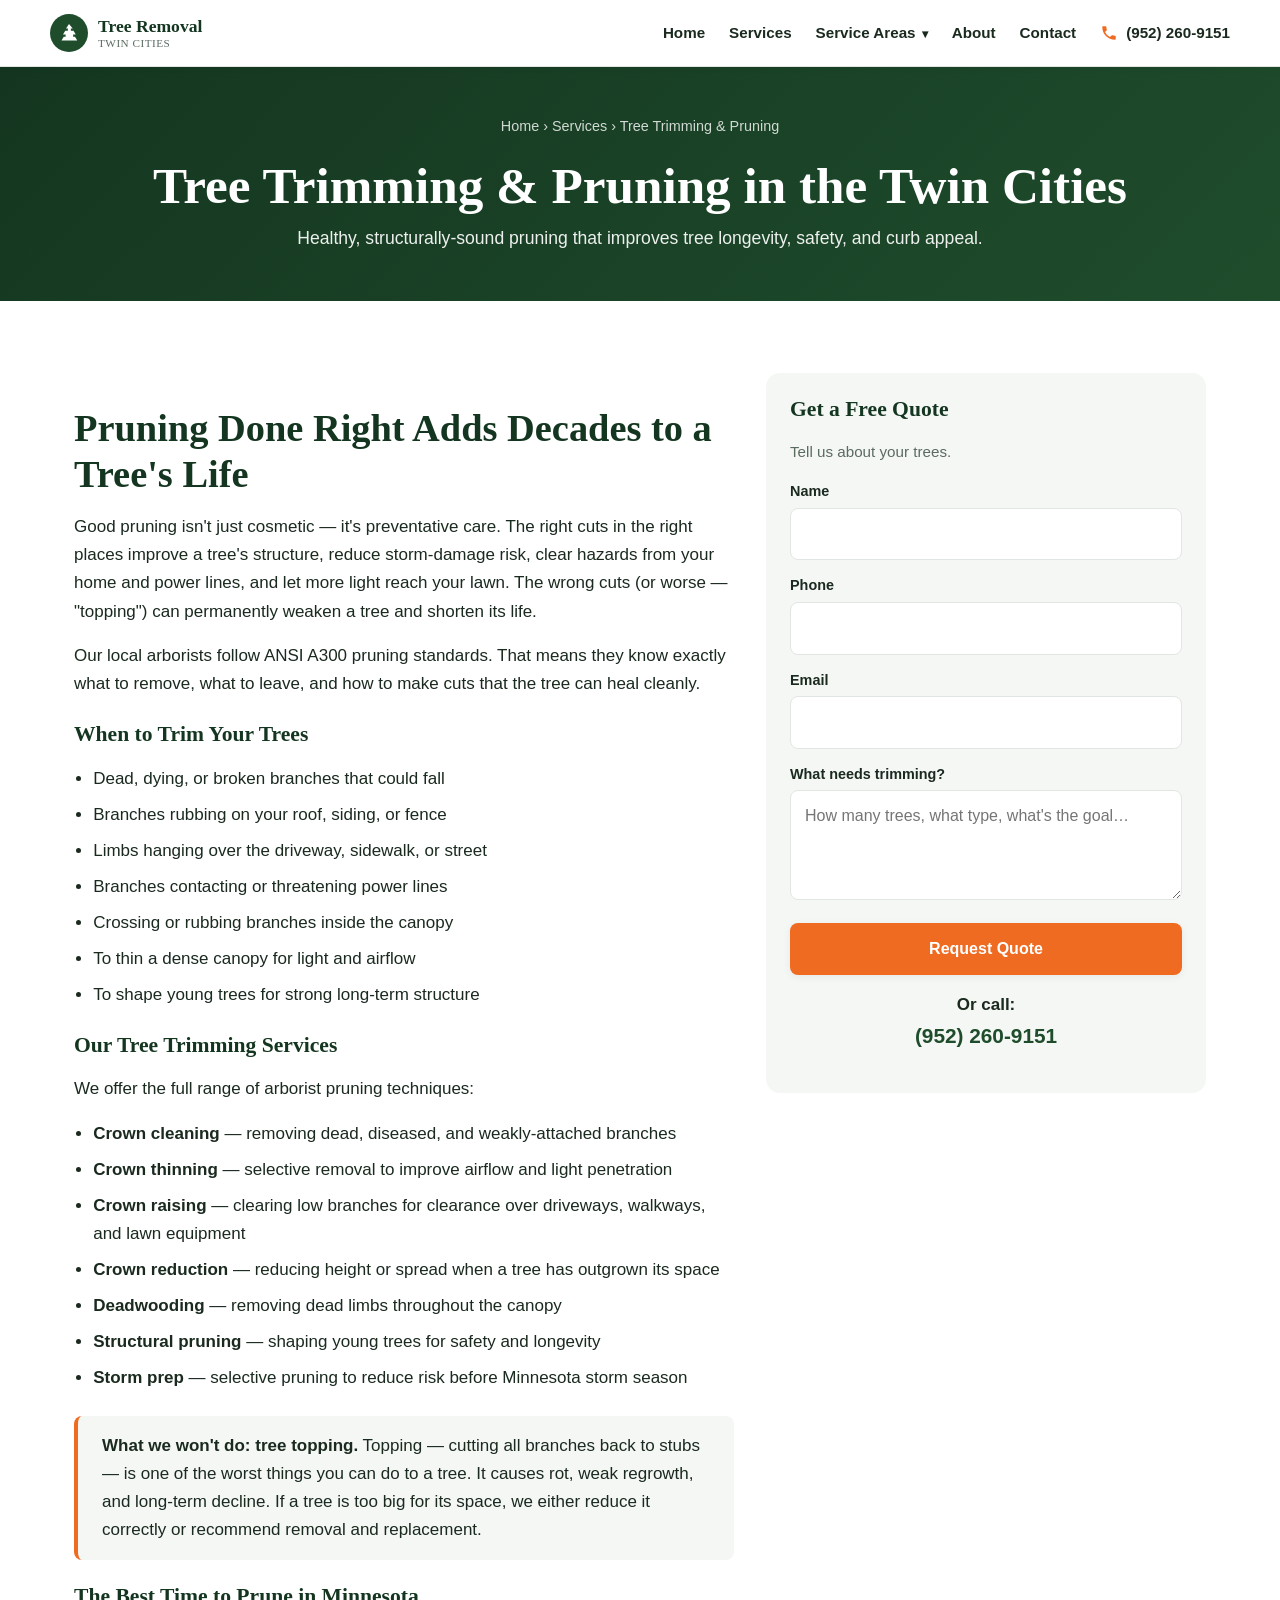
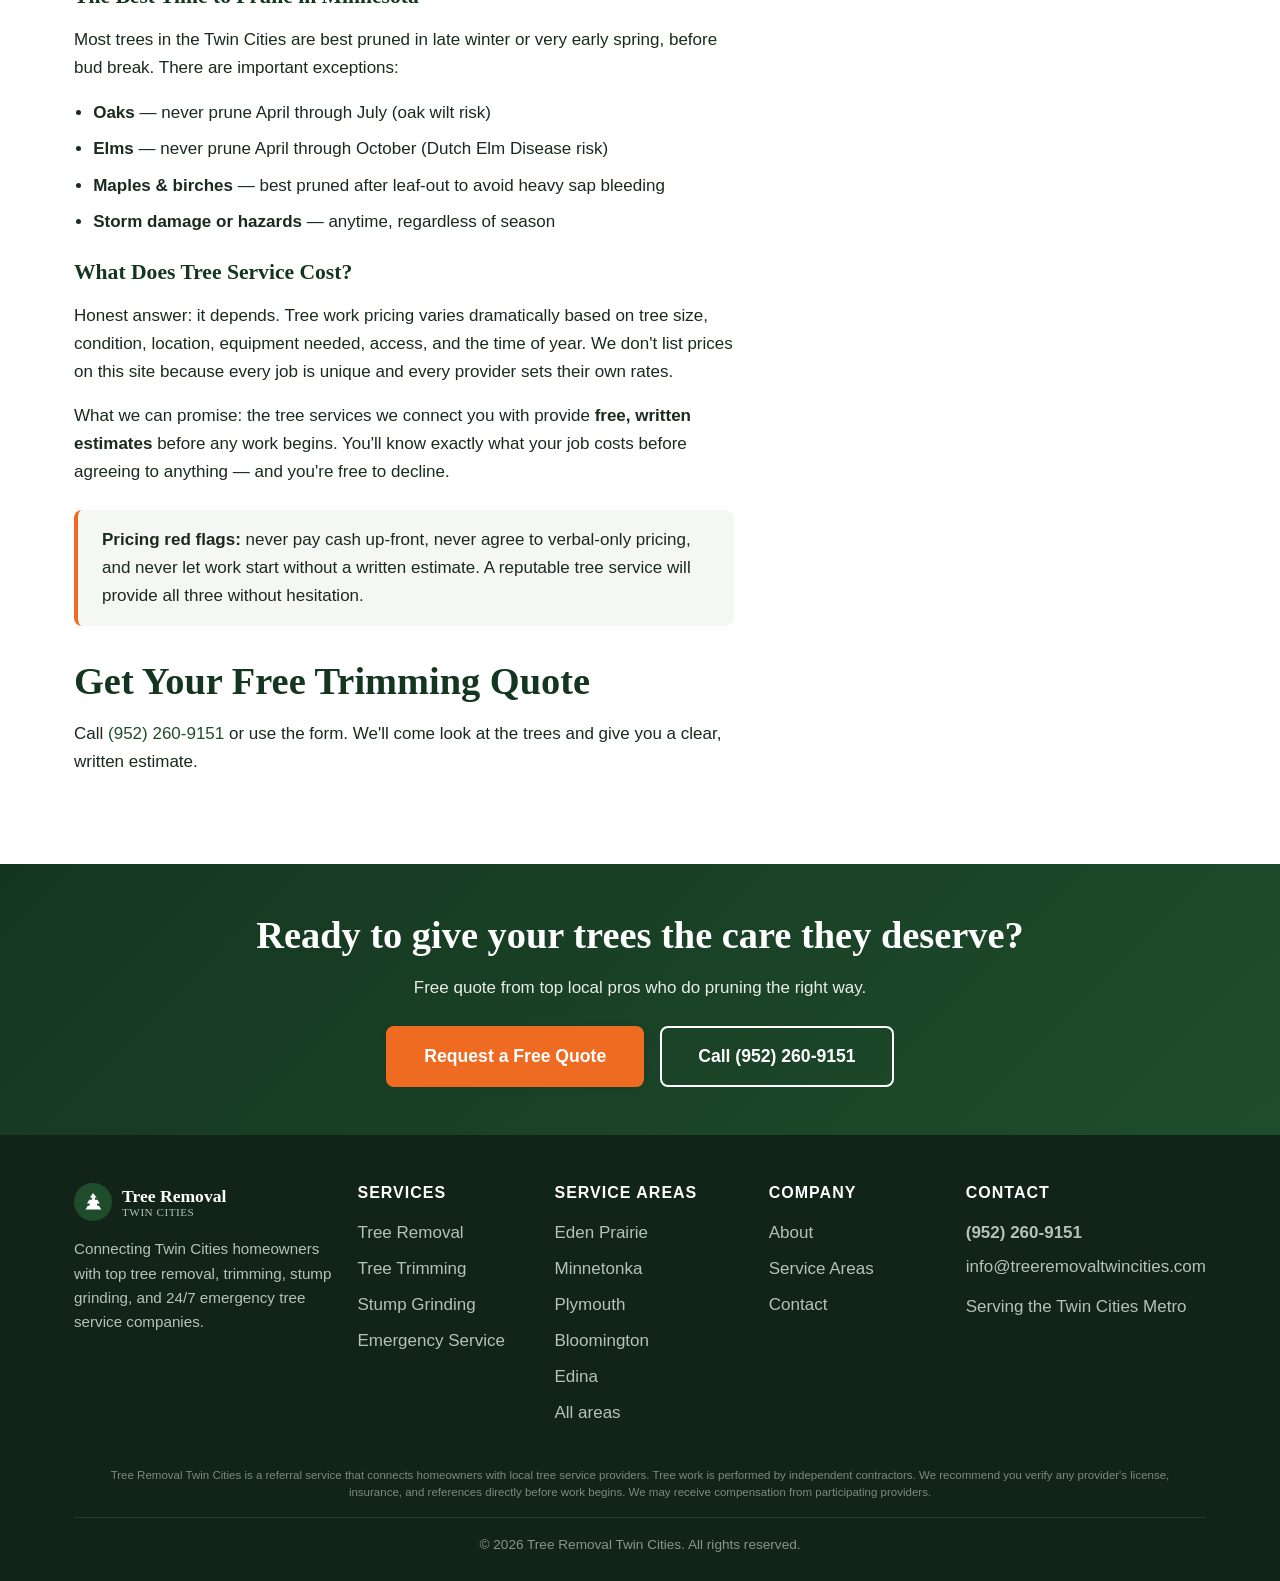
<file: tree-trimming.html>
<!DOCTYPE html>
<html lang="en">
<head>
<meta charset="UTF-8">
<meta name="viewport" content="width=device-width, initial-scale=1.0">
<title>Tree Trimming &amp; Pruning Twin Cities | Tree Removal Twin Cities</title>
<meta name="description" content="Expert tree trimming and pruning in Minneapolis, St. Paul, and the Twin Cities. Top local pros, ANSI A300 standards. Free quotes.">
<link rel="canonical" href="https://treeremovaltwincities.com/tree-trimming.html">
<meta name="theme-color" content="#1f4d2c">
<link rel="icon" type="image/svg+xml" href="data:image/svg+xml,%3Csvg xmlns='http://www.w3.org/2000/svg' viewBox='0 0 32 32'%3E%3Crect width='32' height='32' rx='6' fill='%231f4d2c'/%3E%3Cpath fill='white' d='M16 5l-4 6h2v3h-3l-3 5h3v3h-2l-3 5h22l-3-5h-2v-3h3l-3-5h-3v-3h2z'/%3E%3C/svg%3E">
<link rel="stylesheet" href="styles.css">
<script type="application/ld+json">
{
  "@context": "https://schema.org",
  "@type": "Service",
  "serviceType": "Tree Trimming and Pruning",
  "provider": { "@type": "LocalBusiness", "name": "Tree Removal Twin Cities", "telephone": "+1-952-260-9151" },
  "areaServed": "Twin Cities metro, MN"
}
</script>
</head>
<body>

<header class="site-header">
  <div class="container header-inner">
    <a href="index.html" class="logo">
      <span class="logo-mark" aria-hidden="true"><svg viewBox="0 0 32 32"><path d="M16 4l-4 6h2.5v3h-3.5l-3 5h3.5v3h-2.5l-3 5h21l-3-5h-2.5v-3h3.5l-3-5h-3.5v-3h2.5z"/></svg></span>
      <span class="logo-text">Tree Removal<br><small>TWIN CITIES</small></span>
    </a>
    <button class="nav-toggle" aria-label="Toggle menu" aria-expanded="false"><span></span><span></span><span></span></button>
    <nav class="main-nav" aria-label="Main">
      <ul>
        <li><a href="index.html">Home</a></li>
        <li><a href="services.html">Services</a></li>
        <li class="has-dropdown">
          <a href="service-areas.html">Service Areas <span class="dropdown-arrow" aria-hidden="true">&#9662;</span></a>
          <ul class="dropdown-menu">
            <li><a href="eden-prairie-tree-removal/">Eden Prairie</a></li>
            <li><a href="minnetonka-tree-removal/">Minnetonka</a></li>
            <li><a href="plymouth-tree-removal/">Plymouth</a></li>
            <li><a href="bloomington-tree-removal/">Bloomington</a></li>
            <li><a href="edina-tree-removal/">Edina</a></li>
            <li><a href="service-areas.html">Greater Twin Cities &rsaquo;</a></li>
          </ul>
        </li>
        <li><a href="about.html">About</a></li>
        <li><a href="contact.html">Contact</a></li>
      </ul>
      <a href="tel:+19522609151" class="header-phone">
        <svg viewBox="0 0 24 24"><path d="M20 15.5c-1.25 0-2.45-.2-3.57-.57a1 1 0 0 0-1.02.24l-2.2 2.2a15.05 15.05 0 0 1-6.59-6.59l2.2-2.2a1 1 0 0 0 .25-1.02A11.36 11.36 0 0 1 8.5 4a1 1 0 0 0-1-1H4a1 1 0 0 0-1 1c0 9.39 7.61 17 17 17a1 1 0 0 0 1-1v-3.5a1 1 0 0 0-1-1z"/></svg>
        <span>(952) 260-9151</span>
      </a>
    </nav>
  </div>
</header>

<section class="page-hero">
  <div class="container">
    <nav class="breadcrumbs" aria-label="Breadcrumb">
      <a href="index.html">Home</a> &rsaquo; <a href="services.html">Services</a> &rsaquo; <span>Tree Trimming &amp; Pruning</span>
    </nav>
    <h1>Tree Trimming &amp; Pruning in the Twin Cities</h1>
    <p>Healthy, structurally-sound pruning that improves tree longevity, safety, and curb appeal.</p>
  </div>
</section>

<section>
  <div class="container">
    <div class="split">
      <article class="prose">
        <h2>Pruning Done Right Adds Decades to a Tree's Life</h2>
        <p>Good pruning isn't just cosmetic — it's preventative care. The right cuts in the right places improve a tree's structure, reduce storm-damage risk, clear hazards from your home and power lines, and let more light reach your lawn. The wrong cuts (or worse — "topping") can permanently weaken a tree and shorten its life.</p>

        <p>Our local arborists follow ANSI A300 pruning standards. That means they know exactly what to remove, what to leave, and how to make cuts that the tree can heal cleanly.</p>

        <h3>When to Trim Your Trees</h3>
        <ul>
          <li>Dead, dying, or broken branches that could fall</li>
          <li>Branches rubbing on your roof, siding, or fence</li>
          <li>Limbs hanging over the driveway, sidewalk, or street</li>
          <li>Branches contacting or threatening power lines</li>
          <li>Crossing or rubbing branches inside the canopy</li>
          <li>To thin a dense canopy for light and airflow</li>
          <li>To shape young trees for strong long-term structure</li>
        </ul>

        <h3>Our Tree Trimming Services</h3>
        <p>We offer the full range of arborist pruning techniques:</p>
        <ul>
          <li><strong>Crown cleaning</strong> — removing dead, diseased, and weakly-attached branches</li>
          <li><strong>Crown thinning</strong> — selective removal to improve airflow and light penetration</li>
          <li><strong>Crown raising</strong> — clearing low branches for clearance over driveways, walkways, and lawn equipment</li>
          <li><strong>Crown reduction</strong> — reducing height or spread when a tree has outgrown its space</li>
          <li><strong>Deadwooding</strong> — removing dead limbs throughout the canopy</li>
          <li><strong>Structural pruning</strong> — shaping young trees for safety and longevity</li>
          <li><strong>Storm prep</strong> — selective pruning to reduce risk before Minnesota storm season</li>
        </ul>

        <div class="callout">
          <strong>What we won't do: tree topping.</strong> Topping — cutting all branches back to stubs — is one of the worst things you can do to a tree. It causes rot, weak regrowth, and long-term decline. If a tree is too big for its space, we either reduce it correctly or recommend removal and replacement.
        </div>

        <h3>The Best Time to Prune in Minnesota</h3>
        <p>Most trees in the Twin Cities are best pruned in late winter or very early spring, before bud break. There are important exceptions:</p>
        <ul>
          <li><strong>Oaks</strong> — never prune April through July (oak wilt risk)</li>
          <li><strong>Elms</strong> — never prune April through October (Dutch Elm Disease risk)</li>
          <li><strong>Maples &amp; birches</strong> — best pruned after leaf-out to avoid heavy sap bleeding</li>
          <li><strong>Storm damage or hazards</strong> — anytime, regardless of season</li>
        </ul>

        <h3>What Does Tree Service Cost?</h3>
        <p>Honest answer: it depends. Tree work pricing varies dramatically based on tree size, condition, location, equipment needed, access, and the time of year. We don't list prices on this site because every job is unique and every provider sets their own rates.</p>
        <p>What we can promise: the tree services we connect you with provide <strong>free, written estimates</strong> before any work begins. You'll know exactly what your job costs before agreeing to anything — and you're free to decline.</p>
        <div class="callout">
          <strong>Pricing red flags:</strong> never pay cash up-front, never agree to verbal-only pricing, and never let work start without a written estimate. A reputable tree service will provide all three without hesitation.
        </div>

        <h2>Get Your Free Trimming Quote</h2>
        <p>Call <a href="tel:+19522609151">(952) 260-9151</a> or use the form. We'll come look at the trees and give you a clear, written estimate.</p>
      </article>

      <aside class="sidebar">
        <h3>Get a Free Quote</h3>
        <p style="color:var(--color-text-muted);font-size:0.95rem;">Tell us about your trees.</p>
        <form data-lead-form action="https://formspree.io/f/mykvgkoo" method="POST" novalidate>
          <input type="hidden" name="service_page" value="Tree Trimming">
          <div class="form-row"><label for="s-name">Name</label><input id="s-name" name="name" type="text" required></div>
          <div class="form-row"><label for="s-phone">Phone</label><input id="s-phone" name="phone" type="tel" required></div>
          <div class="form-row"><label for="s-email">Email</label><input id="s-email" name="email" type="email" required></div>
          <div class="form-row"><label for="s-details">What needs trimming?</label><textarea id="s-details" name="details" placeholder="How many trees, what type, what's the goal…"></textarea></div>
          <button type="submit" class="btn btn-primary" style="width:100%;">Request Quote</button>
        </form>
        <p style="margin-top:1rem;text-align:center;"><strong>Or call:</strong><br><a href="tel:+19522609151" style="font-size:1.3rem;font-weight:700;">(952) 260-9151</a></p>
      </aside>
    </div>
  </div>
</section>

<section class="cta-band">
  <div class="container">
    <h2>Ready to give your trees the care they deserve?</h2>
    <p>Free quote from top local pros who do pruning the right way.</p>
    <div class="hero-ctas" style="justify-content:center;">
      <a href="contact.html" class="btn btn-primary btn-lg">Request a Free Quote</a>
      <a href="tel:+19522609151" class="btn btn-outline btn-lg">Call (952) 260-9151</a>
    </div>
  </div>
</section>

<footer class="site-footer">
  <div class="container">
    <div class="footer-grid">
      <div>
        <a href="index.html" class="logo">
          <span class="logo-mark" aria-hidden="true"><svg viewBox="0 0 32 32" style="width:24px;height:24px;fill:white;"><path d="M16 4l-4 6h2.5v3h-3.5l-3 5h3.5v3h-2.5l-3 5h21l-3-5h-2.5v-3h3.5l-3-5h-3.5v-3h2.5z"/></svg></span>
          <span class="logo-text">Tree Removal<br><small>TWIN CITIES</small></span>
        </a>
        <p class="footer-about">Connecting Twin Cities homeowners with top tree removal, trimming, stump grinding, and 24/7 emergency tree service companies.</p>
      </div>
      <div>
        <h4>Services</h4>
        <ul>
          <li><a href="tree-removal.html">Tree Removal</a></li>
          <li><a href="tree-trimming.html">Tree Trimming</a></li>
          <li><a href="stump-grinding.html">Stump Grinding</a></li>
          <li><a href="emergency-tree-service.html">Emergency Service</a></li>
        </ul>
      </div>
      <div>
        <h4>Service Areas</h4>
        <ul>
          <li><a href="eden-prairie-tree-removal/">Eden Prairie</a></li>
          <li><a href="minnetonka-tree-removal/">Minnetonka</a></li>
          <li><a href="plymouth-tree-removal/">Plymouth</a></li>
          <li><a href="bloomington-tree-removal/">Bloomington</a></li>
          <li><a href="edina-tree-removal/">Edina</a></li>
          <li><a href="service-areas.html">All areas</a></li>
        </ul>
      </div>
      <div>
        <h4>Company</h4>
        <ul>
          <li><a href="about.html">About</a></li>
          <li><a href="service-areas.html">Service Areas</a></li>
          <li><a href="contact.html">Contact</a></li>
        </ul>
      </div>
      <div class="footer-contact">
        <h4>Contact</h4>
        <a href="tel:+19522609151"><strong>(952) 260-9151</strong></a>
        <a href="mailto:info@treeremovaltwincities.com">info@treeremovaltwincities.com</a>
        <p style="margin-top:0.8rem;">Serving the Twin Cities Metro</p>
      </div>
    </div>
    <p style="font-size:0.72rem;color:#7c8a82;text-align:center;margin:0.5rem 0 1rem;line-height:1.5;padding:0 1rem;">Tree Removal Twin Cities is a referral service that connects homeowners with local tree service providers. Tree work is performed by independent contractors. We recommend you verify any provider's license, insurance, and references directly before work begins. We may receive compensation from participating providers.</p>
    <div class="footer-bottom">&copy; <span data-current-year></span> Tree Removal Twin Cities. All rights reserved.</div>
  </div>
</footer>

<script src="script.js"></script>
</body>
</html>
</file>
<file: styles.css>
/* =========================================================
   Tree Removal Twin Cities — Master Stylesheet
   Mobile-first, no framework, beginner-friendly to edit
   ========================================================= */

/* ---------- 1. Design Tokens (change colors here) ---------- */
:root {
  /* Brand colors */
  --color-primary: #1f4d2c;          /* deep forest green */
  --color-primary-dark: #143620;
  --color-primary-light: #2d6a3e;
  --color-accent: #f06b22;           /* orange CTA — high-converting */
  --color-accent-dark: #d4541a;
  --color-gold: #d4a017;             /* trust / award accent */

  /* Neutrals */
  --color-bg: #ffffff;
  --color-bg-alt: #f5f7f5;
  --color-bg-dark: #122318;
  --color-text: #1a2a1f;
  --color-text-muted: #5a6b60;
  --color-border: #e2e6e3;

  /* Typography */
  --font-heading: "Georgia", "Times New Roman", serif;
  --font-body: -apple-system, BlinkMacSystemFont, "Segoe UI", Roboto, "Helvetica Neue", Arial, sans-serif;

  /* Layout */
  --container-max: 1180px;
  --radius: 8px;
  --radius-lg: 14px;
  --shadow-sm: 0 2px 8px rgba(0,0,0,0.06);
  --shadow-md: 0 6px 20px rgba(0,0,0,0.10);
  --shadow-lg: 0 12px 40px rgba(0,0,0,0.15);

  /* Spacing scale */
  --space-1: 0.5rem;
  --space-2: 1rem;
  --space-3: 1.5rem;
  --space-4: 2rem;
  --space-5: 3rem;
  --space-6: 4.5rem;
  --space-7: 6rem;
}

/* ---------- 2. Reset / base ---------- */
*, *::before, *::after { box-sizing: border-box; }
html { scroll-behavior: smooth; }
body {
  margin: 0;
  font-family: var(--font-body);
  font-size: 17px;
  line-height: 1.65;
  color: var(--color-text);
  background: var(--color-bg);
  -webkit-font-smoothing: antialiased;
}
img { max-width: 100%; height: auto; display: block; }
a { color: var(--color-primary); text-decoration: none; }
a:hover { color: var(--color-accent); }
h1, h2, h3, h4 {
  font-family: var(--font-heading);
  font-weight: 700;
  line-height: 1.2;
  color: var(--color-primary-dark);
  margin: 0 0 var(--space-2);
}
h1 { font-size: clamp(2rem, 4.5vw, 3.2rem); }
h2 { font-size: clamp(1.7rem, 3.5vw, 2.4rem); }
h3 { font-size: 1.35rem; }
h4 { font-size: 1.1rem; }
p { margin: 0 0 var(--space-2); }
.container { max-width: var(--container-max); margin: 0 auto; padding: 0 var(--space-3); }
section { padding: var(--space-6) 0; }

/* ---------- 3. Buttons ---------- */
.btn {
  display: inline-block;
  padding: 14px 28px;
  border-radius: var(--radius);
  font-weight: 700;
  font-size: 1rem;
  text-decoration: none;
  cursor: pointer;
  border: 2px solid transparent;
  transition: transform .15s ease, box-shadow .2s ease, background .2s;
  text-align: center;
  line-height: 1.2;
}
.btn-primary {
  background: var(--color-accent);
  color: #fff;
  box-shadow: var(--shadow-sm);
}
.btn-primary:hover { background: var(--color-accent-dark); color: #fff; transform: translateY(-2px); box-shadow: var(--shadow-md); }
.btn-secondary {
  background: var(--color-primary);
  color: #fff;
}
.btn-secondary:hover { background: var(--color-primary-dark); color: #fff; transform: translateY(-2px); }
.btn-outline {
  background: transparent;
  color: var(--color-primary);
  border-color: var(--color-primary);
}
.btn-outline:hover { background: var(--color-primary); color: #fff; }
.btn-lg { padding: 18px 36px; font-size: 1.1rem; }

/* ---------- 4. Header / Navigation ---------- */
.site-header {
  position: sticky;
  top: 0;
  z-index: 100;
  background: #fff;
  border-bottom: 1px solid var(--color-border);
  box-shadow: 0 2px 6px rgba(0,0,0,0.04);
}
.header-inner {
  display: flex;
  align-items: center;
  justify-content: space-between;
  padding: 14px 0;
  gap: var(--space-3);
}
.logo {
  display: flex;
  align-items: center;
  gap: 10px;
  font-family: var(--font-heading);
  font-weight: 800;
  font-size: 1.25rem;
  color: var(--color-primary-dark);
  line-height: 1.1;
}
.logo:hover { color: var(--color-primary-dark); }
.logo-mark {
  width: 38px; height: 38px;
  border-radius: 50%;
  background: var(--color-primary);
  display: grid;
  place-items: center;
  flex-shrink: 0;
}
.logo-mark svg { width: 24px; height: 24px; fill: #fff; }
.logo-text { font-size: 1.1rem; }
.logo-text small { display: block; font-size: 0.7rem; font-weight: 500; color: var(--color-text-muted); letter-spacing: 0.5px; }

.main-nav { display: flex; align-items: center; gap: var(--space-3); }
.main-nav > ul {
  list-style: none;
  display: flex;
  gap: var(--space-3);
  margin: 0; padding: 0;
  align-items: center;
}
.main-nav a {
  color: var(--color-text);
  font-weight: 600;
  font-size: 0.95rem;
}
.main-nav a:hover { color: var(--color-accent); }

/* Dropdown menu */
.main-nav .has-dropdown {
  position: relative;
}
.main-nav .has-dropdown > a .dropdown-arrow {
  font-size: 0.75rem;
  margin-left: 2px;
  display: inline-block;
  transition: transform .2s;
}
.main-nav .dropdown-menu {
  position: absolute;
  top: 100%;
  left: -12px;
  background: #fff;
  box-shadow: var(--shadow-md);
  border-radius: var(--radius);
  border: 1px solid var(--color-border);
  min-width: 220px;
  padding: 8px 0;
  list-style: none;
  margin: 6px 0 0;
  display: none;
  z-index: 200;
  flex-direction: column;
  gap: 0;
}
.main-nav .has-dropdown:hover > .dropdown-menu,
.main-nav .has-dropdown:focus-within > .dropdown-menu {
  display: flex;
}
.main-nav .has-dropdown:hover > a .dropdown-arrow {
  transform: rotate(180deg);
}
.main-nav .dropdown-menu li {
  padding: 0;
  border-bottom: 1px solid var(--color-border);
}
.main-nav .dropdown-menu li:last-child {
  border-bottom: none;
}
.main-nav .dropdown-menu a {
  display: block;
  padding: 10px 18px;
  font-weight: 500;
  white-space: nowrap;
  color: var(--color-text);
}
.main-nav .dropdown-menu a:hover {
  background: var(--color-bg-alt);
  color: var(--color-primary);
}
.main-nav .dropdown-menu li:last-child a {
  font-weight: 600;
  color: var(--color-primary);
  background: var(--color-bg-alt);
}
.header-phone {
  display: flex;
  align-items: center;
  gap: 8px;
  font-weight: 700;
  font-size: 1.05rem;
  color: var(--color-primary-dark);
  white-space: nowrap;
}
.header-phone svg { width: 18px; height: 18px; fill: var(--color-accent); }

.nav-toggle {
  display: none;
  background: none;
  border: 0;
  cursor: pointer;
  padding: 8px;
}
.nav-toggle span {
  display: block;
  width: 26px; height: 3px;
  background: var(--color-primary-dark);
  margin: 5px 0;
  border-radius: 2px;
  transition: transform .2s, opacity .2s;
}

/* ---------- 5. Hero ---------- */
.hero {
  position: relative;
  background:
    linear-gradient(135deg, rgba(20,54,32,0.85), rgba(31,77,44,0.75)),
    linear-gradient(180deg, #2d6a3e 0%, #1f4d2c 100%);
  color: #fff;
  padding: var(--space-7) 0 var(--space-6);
  overflow: hidden;
}
.hero::before {
  content: "";
  position: absolute; inset: 0;
  background-image:
    radial-gradient(circle at 20% 30%, rgba(255,255,255,0.06) 0, transparent 40%),
    radial-gradient(circle at 80% 70%, rgba(255,255,255,0.06) 0, transparent 40%);
  pointer-events: none;
}
.hero-inner {
  position: relative;
  display: grid;
  grid-template-columns: 1fr;
  gap: var(--space-5);
  align-items: center;
}
.hero h1 {
  color: #fff;
  font-size: clamp(2.1rem, 5vw, 3.4rem);
  margin-bottom: var(--space-2);
}
.hero p.lede {
  font-size: 1.2rem;
  max-width: 560px;
  color: rgba(255,255,255,0.92);
  margin-bottom: var(--space-3);
}
.hero-ctas {
  display: flex;
  flex-wrap: wrap;
  gap: var(--space-2);
  margin-top: var(--space-3);
}
.hero-trust {
  display: flex;
  flex-wrap: wrap;
  gap: var(--space-3);
  margin-top: var(--space-4);
  font-size: 0.95rem;
  color: rgba(255,255,255,0.9);
}
.hero-trust span {
  display: inline-flex; align-items: center; gap: 6px;
}
.hero-trust span::before {
  content: "✓";
  color: var(--color-gold);
  font-weight: 900;
}

/* Hero quote card (right side on desktop) */
.quote-card {
  background: #fff;
  color: var(--color-text);
  border-radius: var(--radius-lg);
  padding: var(--space-3);
  box-shadow: var(--shadow-lg);
}
.quote-card h2 {
  font-size: 1.4rem;
  margin: 0 0 6px;
}
.quote-card p { color: var(--color-text-muted); margin-bottom: var(--space-2); font-size: 0.95rem; }

/* ---------- 6. Forms ---------- */
.form-row { margin-bottom: 14px; }
.form-row label {
  display: block;
  font-weight: 600;
  margin-bottom: 4px;
  font-size: 0.9rem;
  color: var(--color-text);
}
.form-row input,
.form-row select,
.form-row textarea {
  width: 100%;
  padding: 12px 14px;
  border: 1.5px solid var(--color-border);
  border-radius: var(--radius);
  font: inherit;
  font-size: 1rem;
  background: #fff;
  transition: border-color .15s;
}
.form-row input:focus,
.form-row select:focus,
.form-row textarea:focus {
  outline: none;
  border-color: var(--color-primary);
  box-shadow: 0 0 0 3px rgba(31,77,44,0.12);
}
.form-row textarea { min-height: 110px; resize: vertical; }
.form-row .helper { font-size: 0.82rem; color: var(--color-text-muted); margin-top: 4px; }
.form-grid-2 { display: grid; grid-template-columns: 1fr 1fr; gap: var(--space-2); }
.form-disclaimer { font-size: 0.8rem; color: var(--color-text-muted); margin-top: 10px; }

/* ---------- 7. Trust strip ---------- */
.trust-strip {
  background: var(--color-bg-alt);
  padding: var(--space-3) 0;
}
.trust-strip .container {
  display: flex; flex-wrap: wrap; justify-content: space-around;
  gap: var(--space-3); text-align: center;
}
.trust-item { flex: 1 1 180px; }
.trust-item strong { display: block; color: var(--color-primary-dark); font-size: 1.05rem; }
.trust-item span { color: var(--color-text-muted); font-size: 0.9rem; }

/* ---------- 8. Sections (services / why / steps) ---------- */
.section-head { text-align: center; max-width: 720px; margin: 0 auto var(--space-4); }
.section-head .eyebrow {
  text-transform: uppercase;
  letter-spacing: 2px;
  font-weight: 700;
  font-size: 0.85rem;
  color: var(--color-accent);
  margin-bottom: 8px;
}
.section-head p { color: var(--color-text-muted); font-size: 1.1rem; }

/* Service cards */
.cards-grid {
  display: grid;
  grid-template-columns: repeat(auto-fit, minmax(240px, 1fr));
  gap: var(--space-3);
}
.card {
  background: #fff;
  border: 1px solid var(--color-border);
  border-radius: var(--radius-lg);
  padding: var(--space-3);
  transition: transform .2s, box-shadow .2s, border-color .2s;
  display: flex; flex-direction: column;
}
.card:hover {
  transform: translateY(-4px);
  box-shadow: var(--shadow-md);
  border-color: var(--color-primary-light);
}
.card-icon {
  width: 56px; height: 56px;
  border-radius: 12px;
  background: var(--color-bg-alt);
  display: grid; place-items: center;
  margin-bottom: var(--space-2);
}
.card-icon svg { width: 30px; height: 30px; fill: var(--color-primary); }
.card h3 { margin-bottom: 8px; }
.card p { color: var(--color-text-muted); flex: 1; margin-bottom: var(--space-2); }
.card a.card-link {
  font-weight: 700;
  color: var(--color-primary);
  display: inline-flex; align-items: center; gap: 4px;
}
.card a.card-link::after { content: "→"; transition: transform .2s; }
.card a.card-link:hover::after { transform: translateX(4px); }

/* Why-us list */
.why-grid {
  display: grid;
  grid-template-columns: repeat(auto-fit, minmax(260px, 1fr));
  gap: var(--space-3);
}
.why-item { padding: var(--space-2); }
.why-item .why-num {
  font-family: var(--font-heading);
  font-size: 2.2rem;
  font-weight: 800;
  color: var(--color-accent);
  display: block;
  line-height: 1;
  margin-bottom: 8px;
}
.why-item h3 { font-size: 1.15rem; margin-bottom: 6px; }
.why-item p { color: var(--color-text-muted); font-size: 0.95rem; margin: 0; }

/* Step-by-step process */
.steps {
  display: grid;
  grid-template-columns: repeat(auto-fit, minmax(220px, 1fr));
  gap: var(--space-3);
  counter-reset: step;
}
.step {
  text-align: center;
  padding: var(--space-2);
  position: relative;
}
.step::before {
  counter-increment: step;
  content: counter(step);
  display: grid; place-items: center;
  width: 56px; height: 56px;
  background: var(--color-primary);
  color: #fff;
  border-radius: 50%;
  font-size: 1.4rem;
  font-weight: 800;
  margin: 0 auto var(--space-2);
  font-family: var(--font-heading);
}
.step h3 { font-size: 1.1rem; }
.step p { color: var(--color-text-muted); font-size: 0.95rem; }

/* ---------- 9. Section variants ---------- */
.section-alt { background: var(--color-bg-alt); }
.section-dark {
  background: var(--color-bg-dark);
  color: #d2dbd5;
}
.section-dark h1,
.section-dark h2,
.section-dark h3 { color: #fff; }
.section-dark a { color: #fff; }

/* CTA band */
.cta-band {
  background: linear-gradient(135deg, var(--color-primary-dark), var(--color-primary));
  color: #fff;
  padding: var(--space-5) 0;
  text-align: center;
}
.cta-band h2 { color: #fff; }
.cta-band p { color: rgba(255,255,255,0.9); max-width: 600px; margin: 0 auto var(--space-3); }
.cta-band .btn-primary { background: var(--color-accent); }
.cta-band .btn-outline { color: #fff; border-color: #fff; }
.cta-band .btn-outline:hover { background: #fff; color: var(--color-primary-dark); }

/* ---------- 10. Service Areas ---------- */
.areas-list {
  display: grid;
  grid-template-columns: repeat(auto-fill, minmax(180px, 1fr));
  gap: 10px;
  list-style: none;
  padding: 0;
  margin: 0;
}
.areas-list li {
  background: #fff;
  border: 1px solid var(--color-border);
  border-radius: var(--radius);
  padding: 12px 16px;
  text-align: center;
  font-weight: 600;
  color: var(--color-primary-dark);
  transition: border-color .15s, transform .15s;
}
.areas-list li:hover { border-color: var(--color-primary); transform: translateY(-2px); }

/* ---------- 11. Testimonials ---------- */
.testimonials-grid {
  display: grid;
  grid-template-columns: repeat(auto-fit, minmax(280px, 1fr));
  gap: var(--space-3);
}
.testimonial {
  background: #fff;
  border-radius: var(--radius-lg);
  padding: var(--space-3);
  border: 1px solid var(--color-border);
}
.testimonial .stars { color: var(--color-gold); margin-bottom: 8px; font-size: 1.05rem; }
.testimonial blockquote {
  margin: 0 0 var(--space-2);
  font-style: italic;
  color: var(--color-text);
  font-size: 1.02rem;
}
.testimonial cite {
  font-style: normal;
  font-weight: 700;
  color: var(--color-primary-dark);
}
.testimonial cite small { display: block; color: var(--color-text-muted); font-weight: 500; font-size: 0.85rem; }

/* ---------- 12. FAQ ---------- */
.faq-list { max-width: 800px; margin: 0 auto; }
.faq-item {
  border-bottom: 1px solid var(--color-border);
  padding: var(--space-2) 0;
}
.faq-item summary {
  font-weight: 700;
  font-size: 1.08rem;
  color: var(--color-primary-dark);
  cursor: pointer;
  padding: 8px 0;
  list-style: none;
  display: flex;
  justify-content: space-between;
  align-items: center;
  gap: var(--space-2);
}
.faq-item summary::-webkit-details-marker { display: none; }
.faq-item summary::after {
  content: "+";
  font-size: 1.6rem;
  color: var(--color-accent);
  transition: transform .2s;
}
.faq-item[open] summary::after { transform: rotate(45deg); }
.faq-item p { padding: 8px 0 0; color: var(--color-text); margin: 0; }

/* ---------- 13. Footer ---------- */
.site-footer {
  background: var(--color-bg-dark);
  color: #b5c2bb;
  padding: var(--space-5) 0 var(--space-3);
}
.footer-grid {
  display: grid;
  grid-template-columns: 1.5fr 1fr 1.1fr 1fr 1.1fr;
  gap: var(--space-3);
  margin-bottom: var(--space-4);
}
.site-footer h4 {
  color: #fff;
  font-family: var(--font-body);
  font-size: 1rem;
  text-transform: uppercase;
  letter-spacing: 1px;
  margin-bottom: var(--space-2);
}
.site-footer ul { list-style: none; padding: 0; margin: 0; }
.site-footer li { margin-bottom: 8px; }
.site-footer a { color: #b5c2bb; }
.site-footer a:hover { color: #fff; }
.site-footer .logo { color: #fff; margin-bottom: var(--space-2); }
.site-footer .logo small { color: #b5c2bb; }
.site-footer .footer-about { font-size: 0.95rem; line-height: 1.6; }
.footer-contact a { display: block; margin-bottom: 6px; }
.footer-bottom {
  border-top: 1px solid #2a3a30;
  padding-top: var(--space-2);
  text-align: center;
  font-size: 0.85rem;
  color: #88968d;
}
.footer-bottom a { color: #b5c2bb; }

/* ---------- 14. Page hero (interior pages) ---------- */
.page-hero {
  background: linear-gradient(135deg, var(--color-primary-dark), var(--color-primary));
  color: #fff;
  padding: var(--space-5) 0;
  text-align: center;
}
.page-hero h1 { color: #fff; margin-bottom: 8px; }
.page-hero p { color: rgba(255,255,255,0.92); font-size: 1.1rem; max-width: 700px; margin: 0 auto; }
.breadcrumbs {
  font-size: 0.9rem;
  color: rgba(255,255,255,0.8);
  margin-bottom: var(--space-2);
}
.breadcrumbs a { color: rgba(255,255,255,0.8); }
.breadcrumbs a:hover { color: #fff; }

/* ---------- 15. Content / prose pages ---------- */
.prose {
  max-width: 760px;
  margin: 0 auto;
}
.prose h2 { margin-top: var(--space-4); }
.prose h3 { margin-top: var(--space-3); color: var(--color-primary-dark); }
.prose ul { padding-left: 1.2rem; }
.prose li { margin-bottom: 8px; }
.prose .callout {
  background: var(--color-bg-alt);
  border-left: 4px solid var(--color-accent);
  padding: var(--space-2) var(--space-3);
  border-radius: var(--radius);
  margin: var(--space-3) 0;
}

/* Two-column layout for service pages */
.split {
  display: grid;
  grid-template-columns: 1.5fr 1fr;
  gap: var(--space-4);
  align-items: start;
}
.sidebar {
  background: var(--color-bg-alt);
  border-radius: var(--radius-lg);
  padding: var(--space-3);
  position: sticky;
  top: 90px;
}
.sidebar h3 { color: var(--color-primary-dark); margin-top: 0; }

/* ---------- 16. Mobile adjustments ---------- */
@media (min-width: 900px) {
  .hero-inner { grid-template-columns: 1.2fr 1fr; }
}
@media (max-width: 900px) {
  .nav-toggle { display: block; }
  .main-nav { display: none; }
  .main-nav.is-open {
    display: flex;
    position: absolute;
    top: 100%;
    left: 0; right: 0;
    background: #fff;
    flex-direction: column;
    align-items: stretch;
    padding: var(--space-2) var(--space-3) var(--space-3);
    box-shadow: var(--shadow-md);
    gap: var(--space-2);
    border-top: 1px solid var(--color-border);
  }
  .main-nav.is-open > ul {
    flex-direction: column;
    gap: 0;
    width: 100%;
  }
  .main-nav.is-open > ul > li {
    padding: 10px 0;
    border-bottom: 1px solid var(--color-border);
  }
  .main-nav.is-open a { display: block; font-size: 1.05rem; }
  /* Mobile: show dropdown inline (no positioning), no shadow */
  .main-nav.is-open .has-dropdown .dropdown-menu {
    position: static;
    display: flex;
    box-shadow: none;
    border: none;
    border-radius: 0;
    padding: 6px 0 0 14px;
    margin: 6px 0 0;
    min-width: 0;
    background: transparent;
  }
  .main-nav.is-open .has-dropdown .dropdown-menu li {
    border-bottom: none;
    padding: 4px 0;
  }
  .main-nav.is-open .has-dropdown .dropdown-menu a {
    padding: 6px 0;
    font-size: 0.98rem;
  }
  .main-nav.is-open .has-dropdown .dropdown-menu li:last-child a {
    background: transparent;
  }
  .main-nav.is-open .has-dropdown > a .dropdown-arrow {
    display: none;
  }
  .header-phone { font-size: 0.95rem; }
  .footer-grid { grid-template-columns: 1fr 1fr; }
  .split { grid-template-columns: 1fr; }
  .sidebar { position: static; }
}
@media (max-width: 560px) {
  section { padding: var(--space-5) 0; }
  .footer-grid { grid-template-columns: 1fr; }
  .form-grid-2 { grid-template-columns: 1fr; }
  .header-phone span { display: none; }
  .header-phone::after { content: "Call"; font-size: 0.95rem; }
  .btn { padding: 13px 22px; font-size: 0.95rem; }
}

/* ---------- 17. Utility ---------- */
.text-center { text-align: center; }
.mt-3 { margin-top: var(--space-3); }
.mt-4 { margin-top: var(--space-4); }
.mb-0 { margin-bottom: 0; }
.sr-only {
  position: absolute; width: 1px; height: 1px;
  padding: 0; margin: -1px; overflow: hidden;
  clip: rect(0,0,0,0); white-space: nowrap; border: 0;
}
.success-msg {
  background: #e7f5ec;
  border: 1.5px solid #2d6a3e;
  color: #143620;
  padding: var(--space-2) var(--space-3);
  border-radius: var(--radius);
  margin-bottom: var(--space-2);
}
.error-msg {
  background: #fdecea;
  border: 1.5px solid #d4541a;
  color: #5a1f10;
  padding: var(--space-2) var(--space-3);
  border-radius: var(--radius);
  margin-bottom: var(--space-2);
}
</file>
